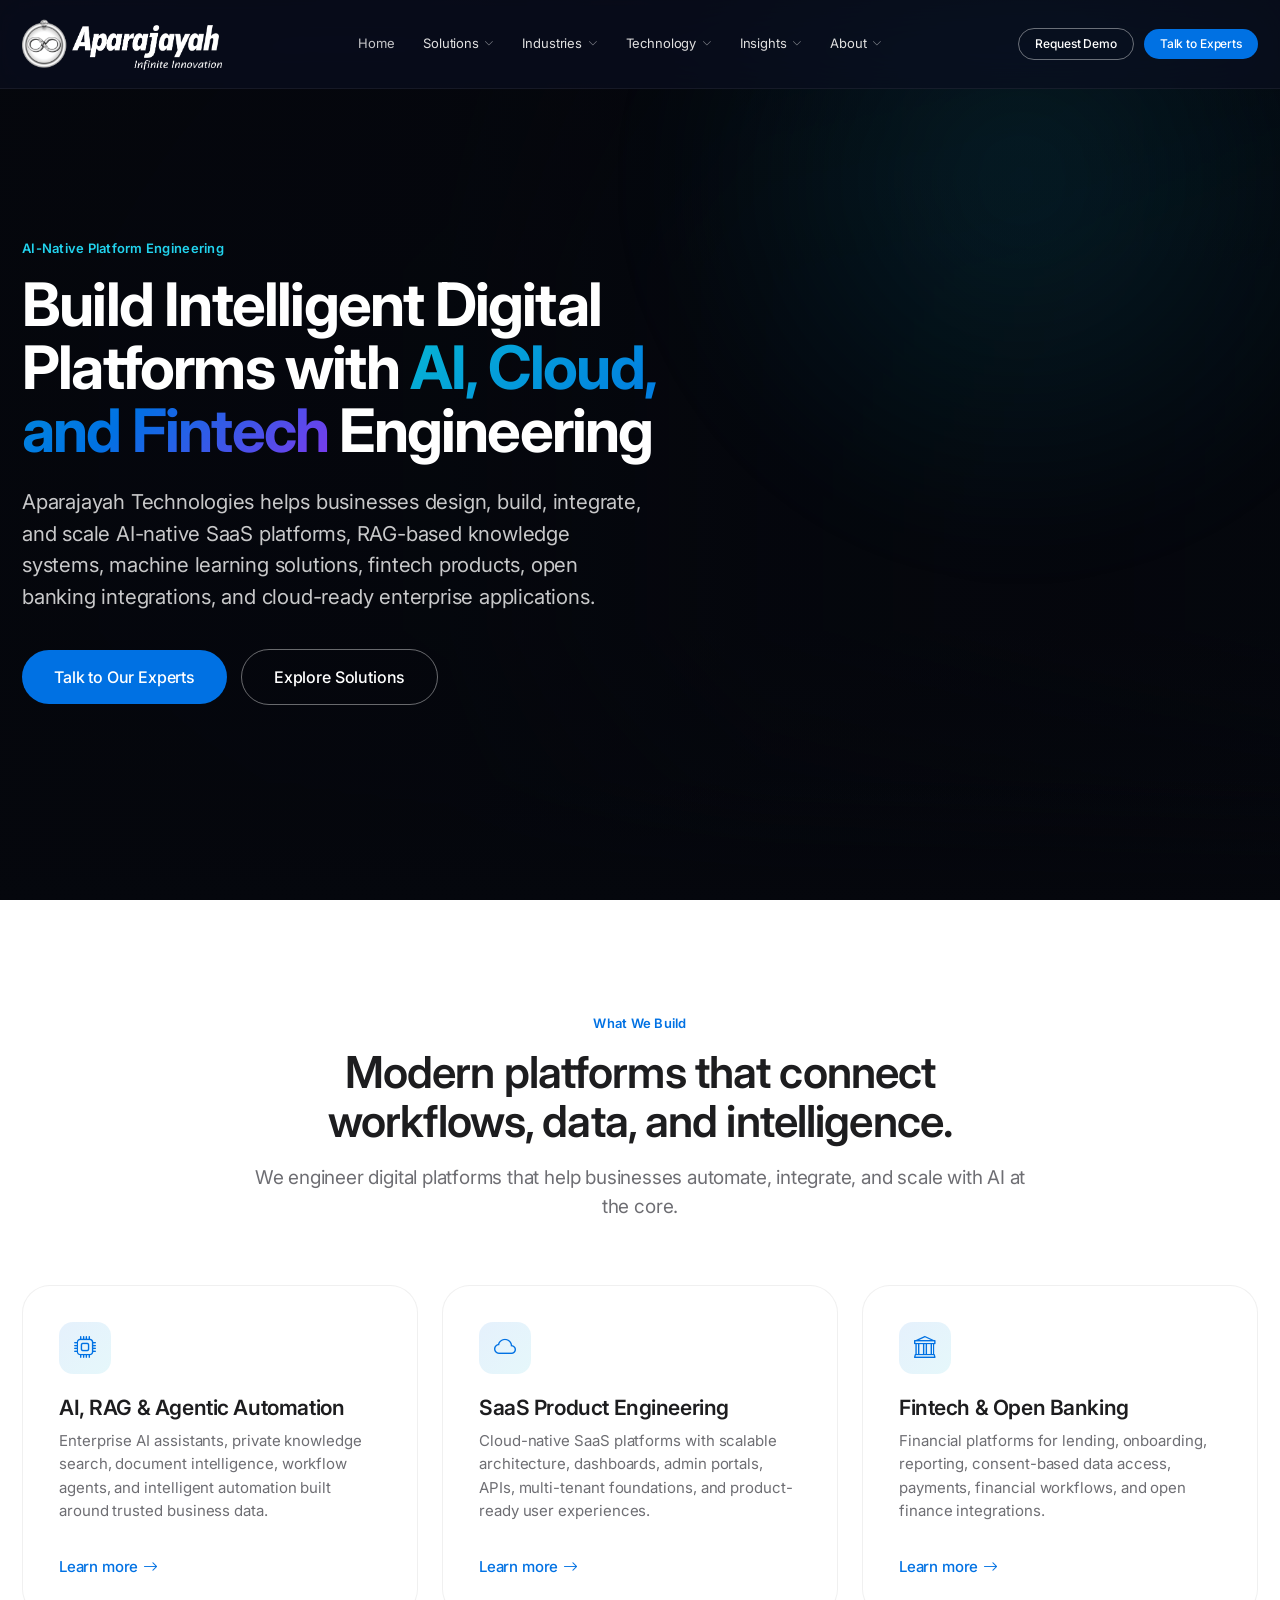
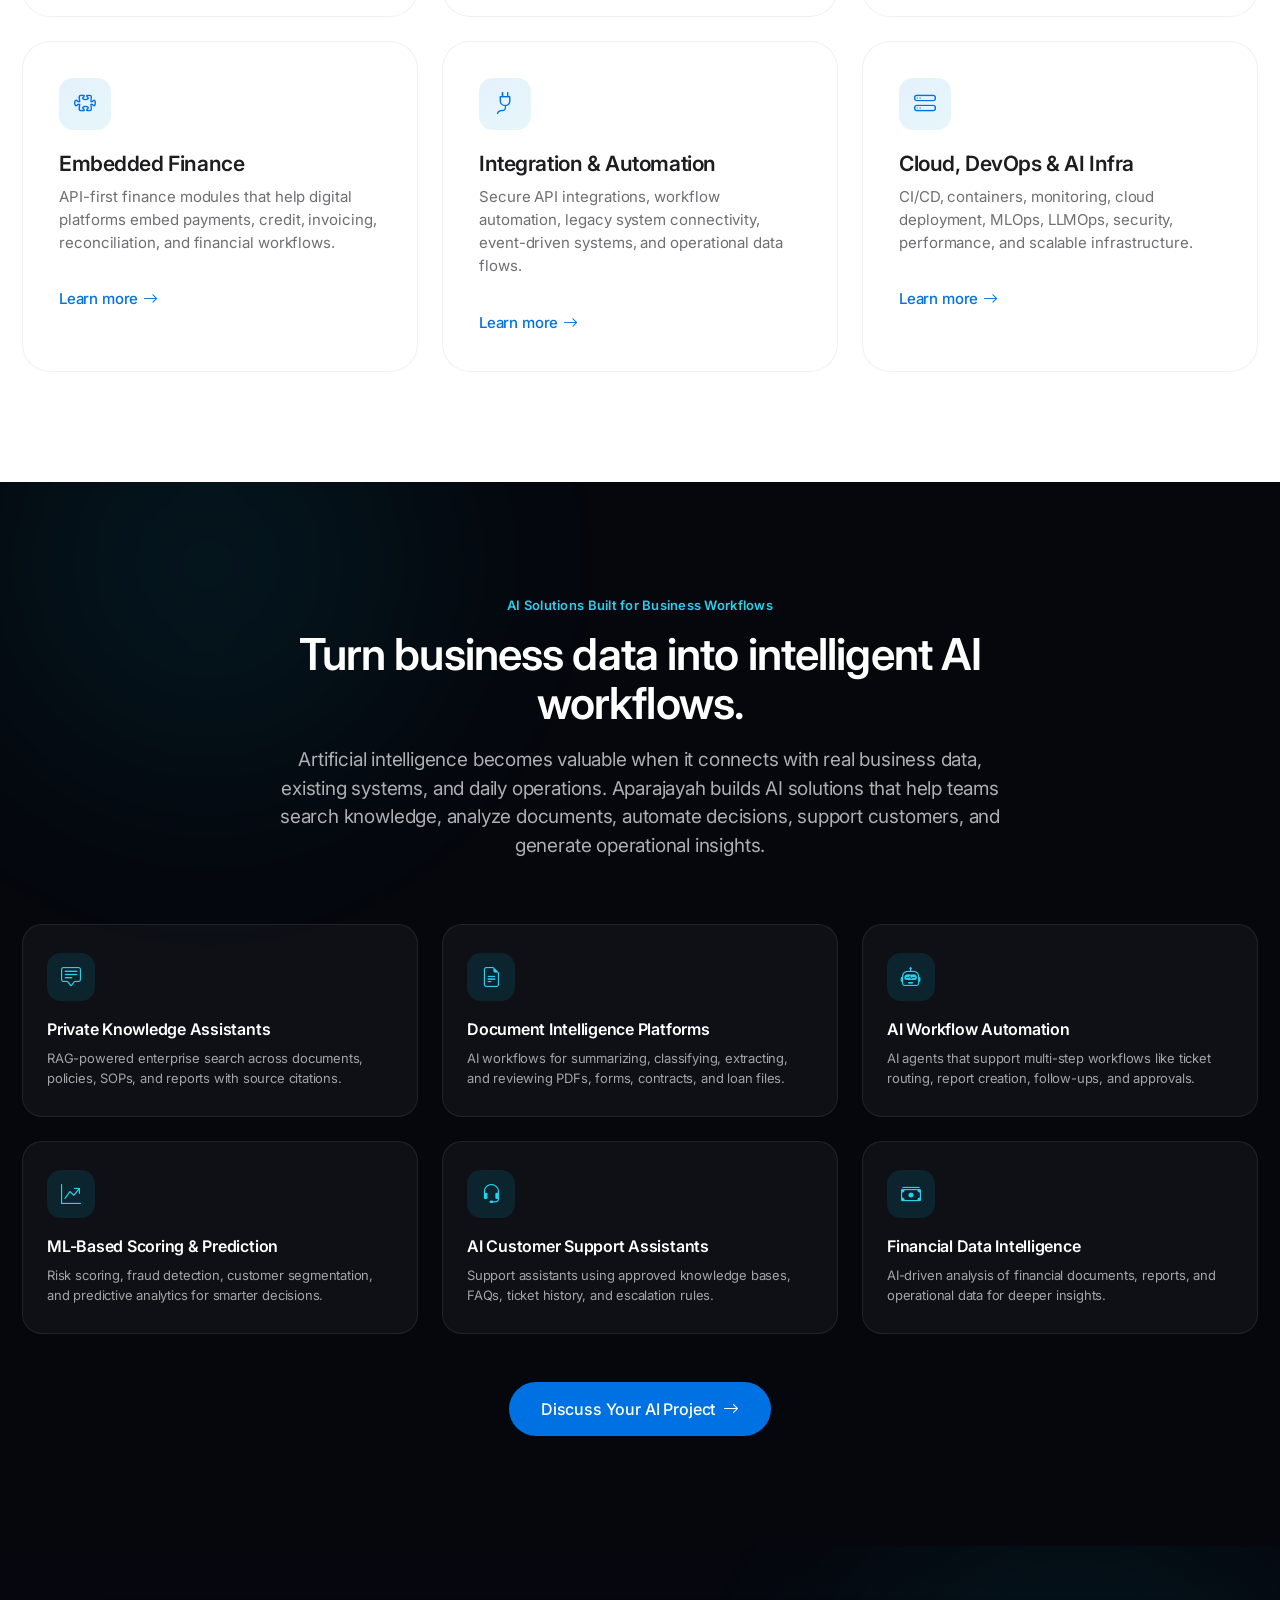
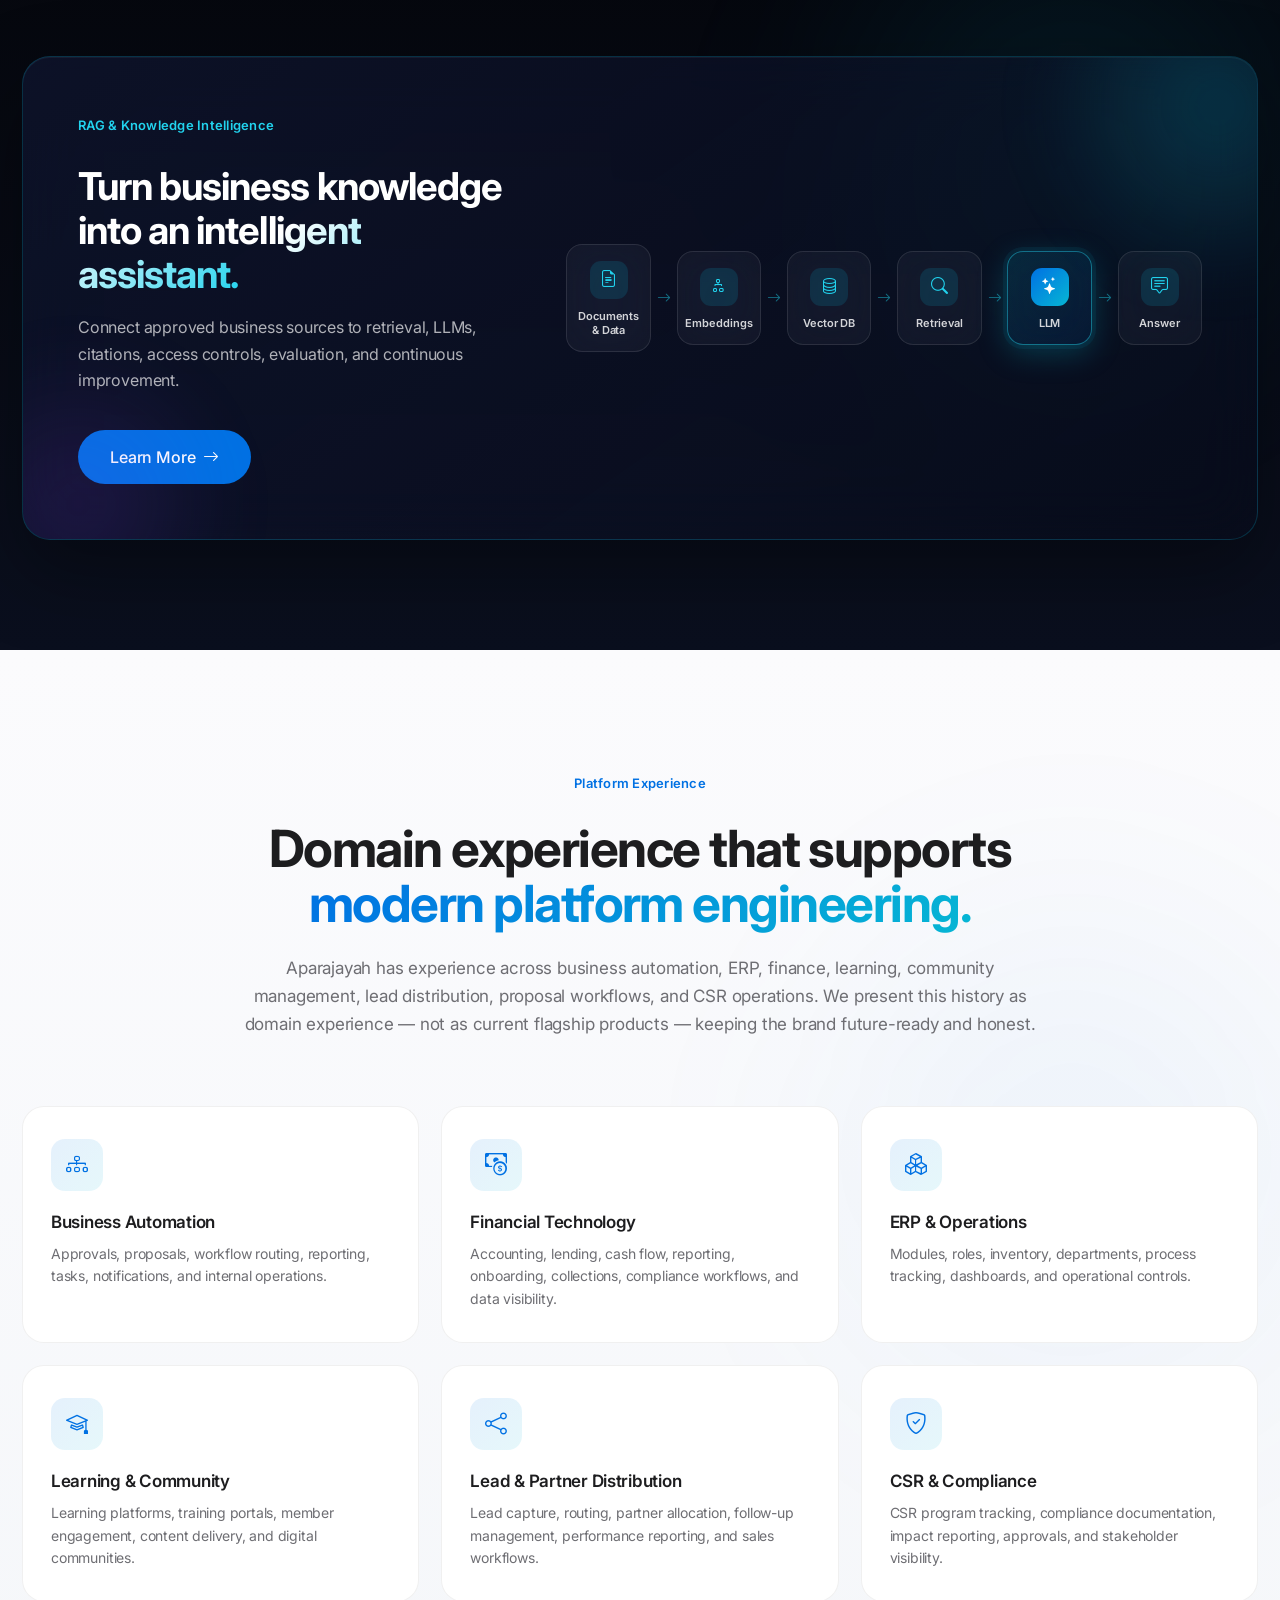
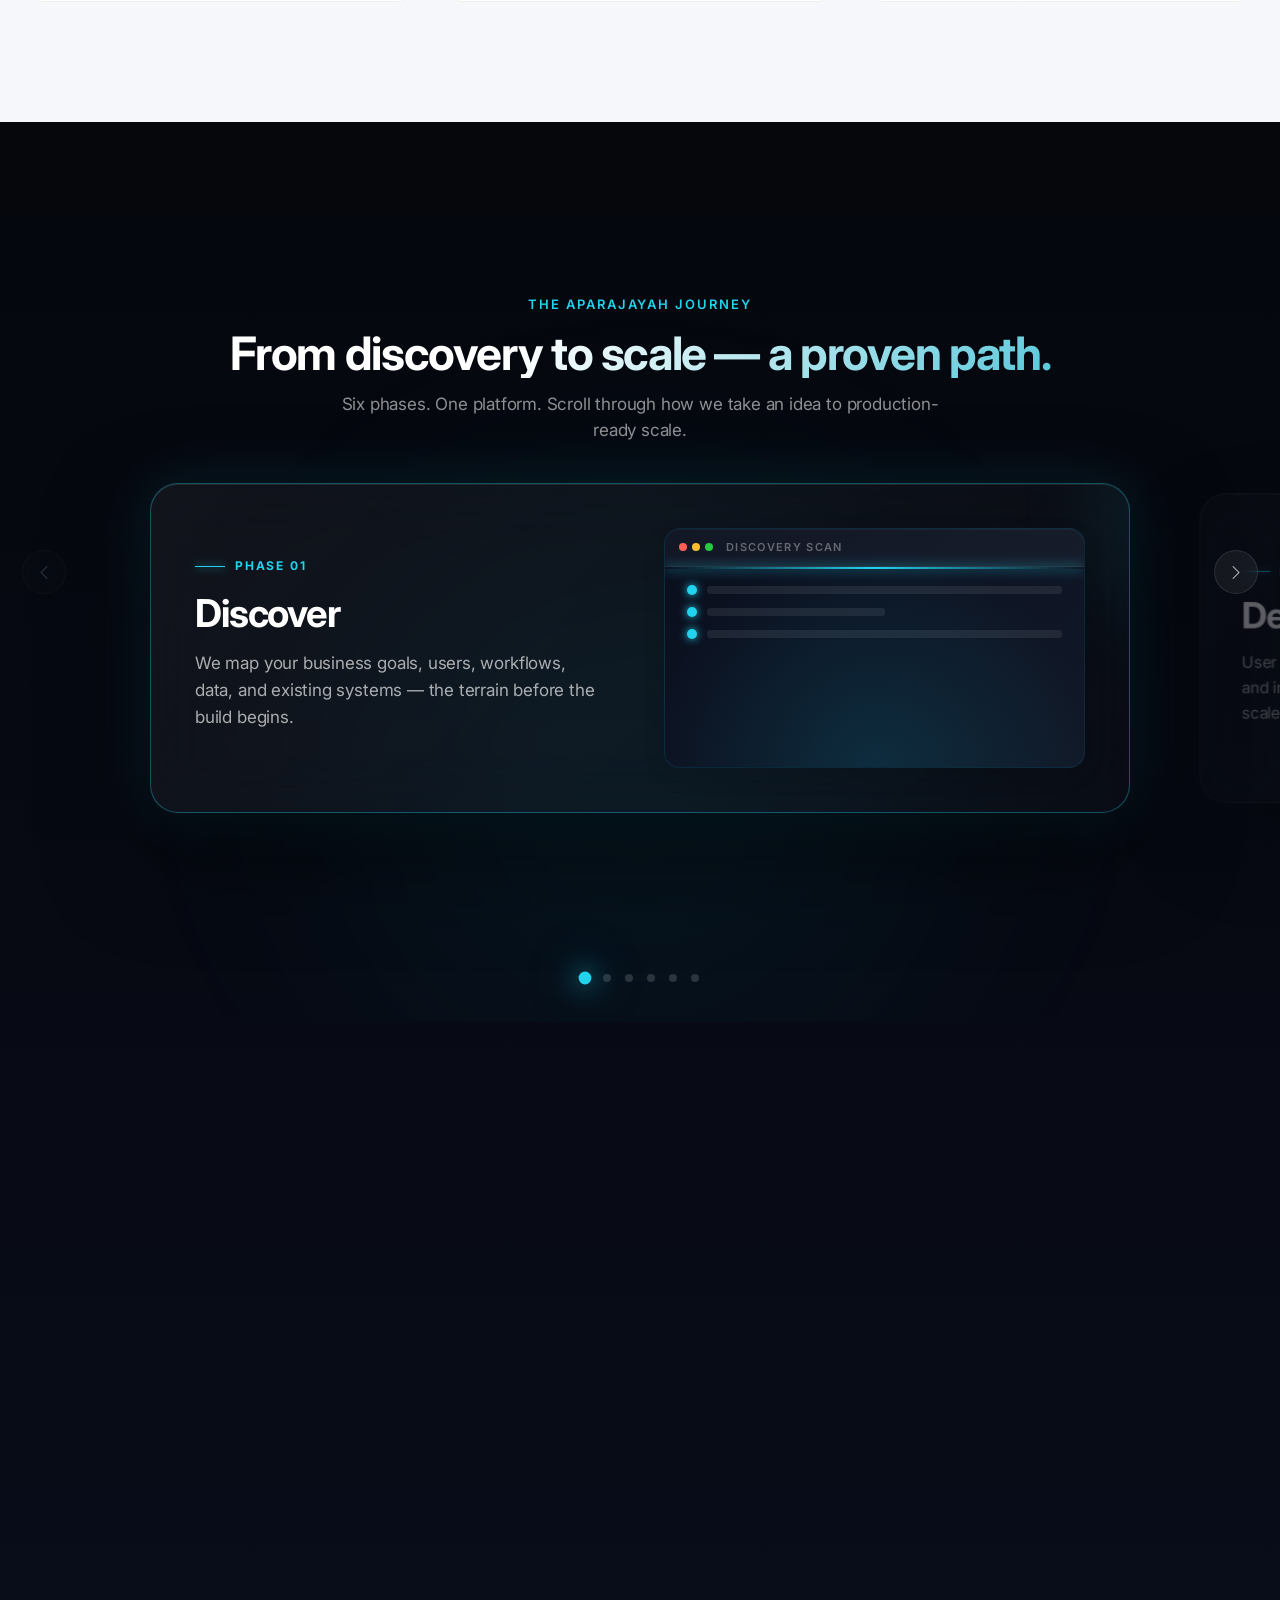
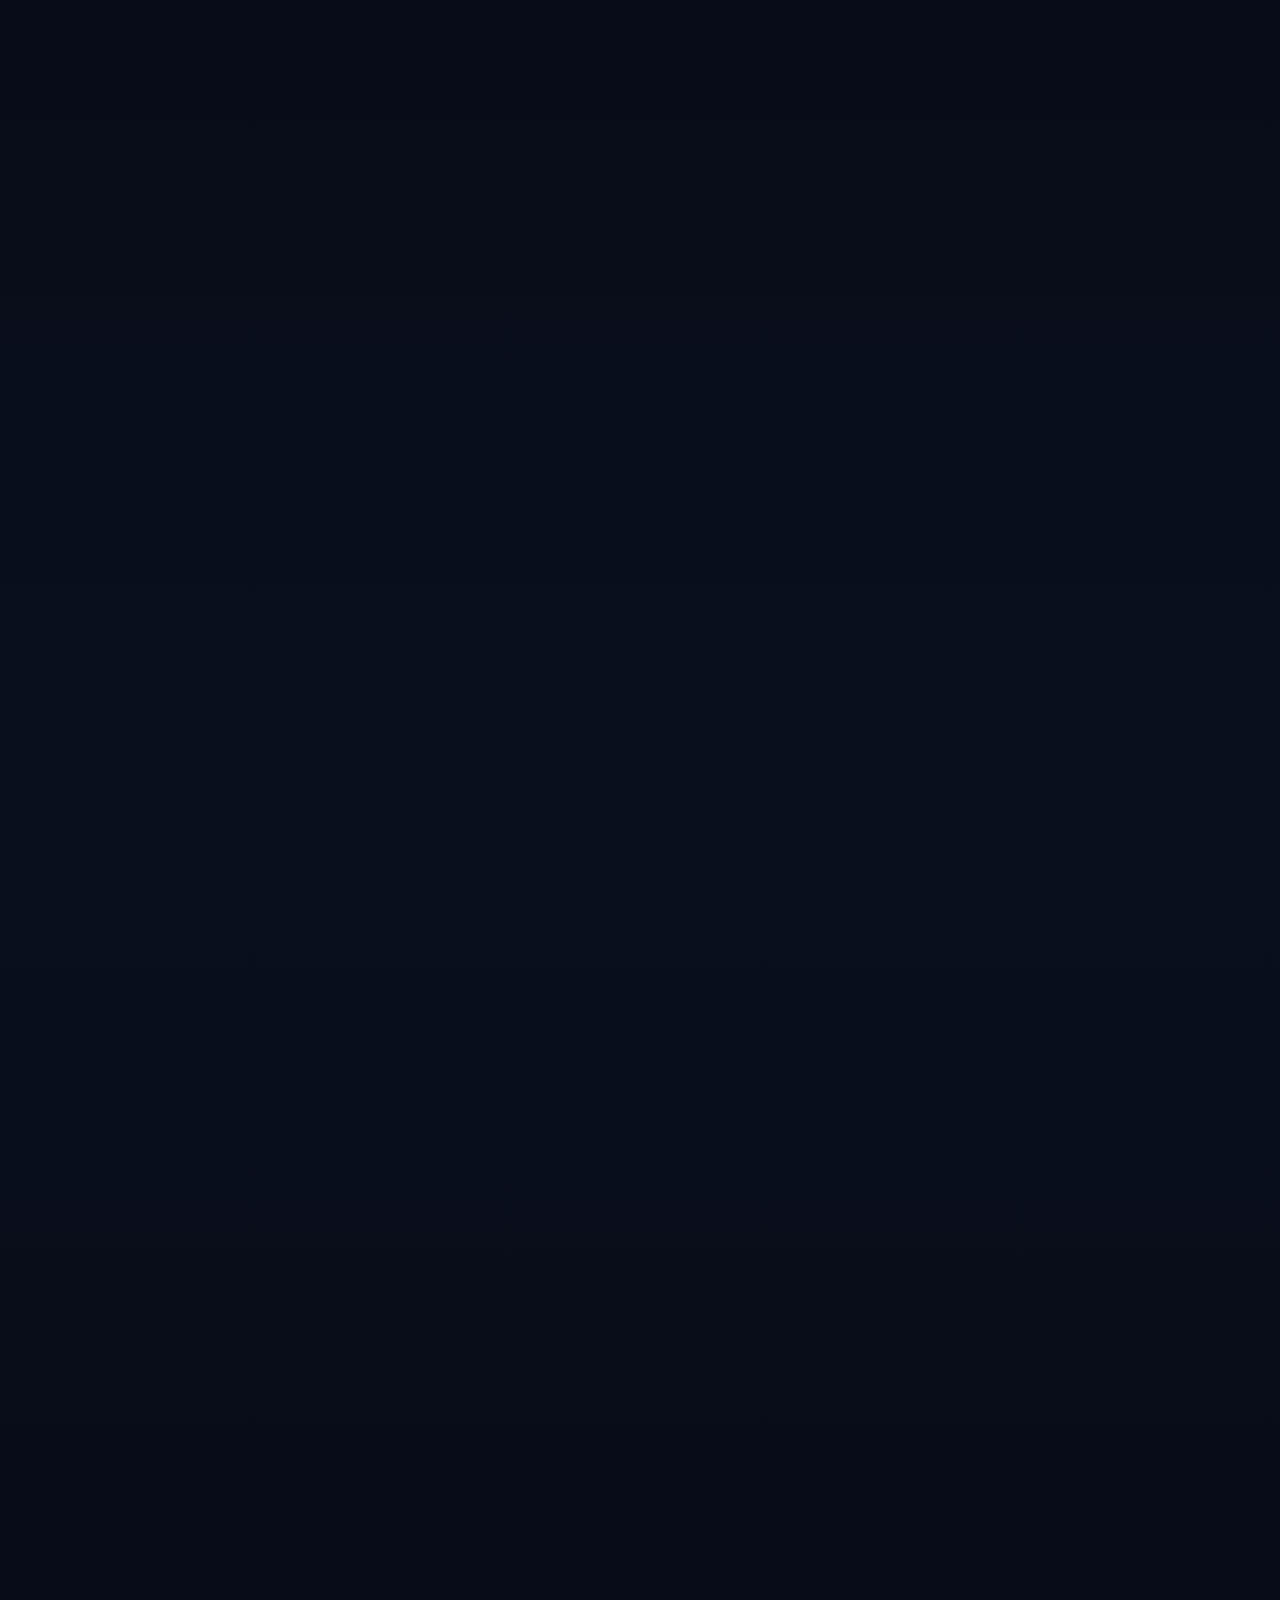
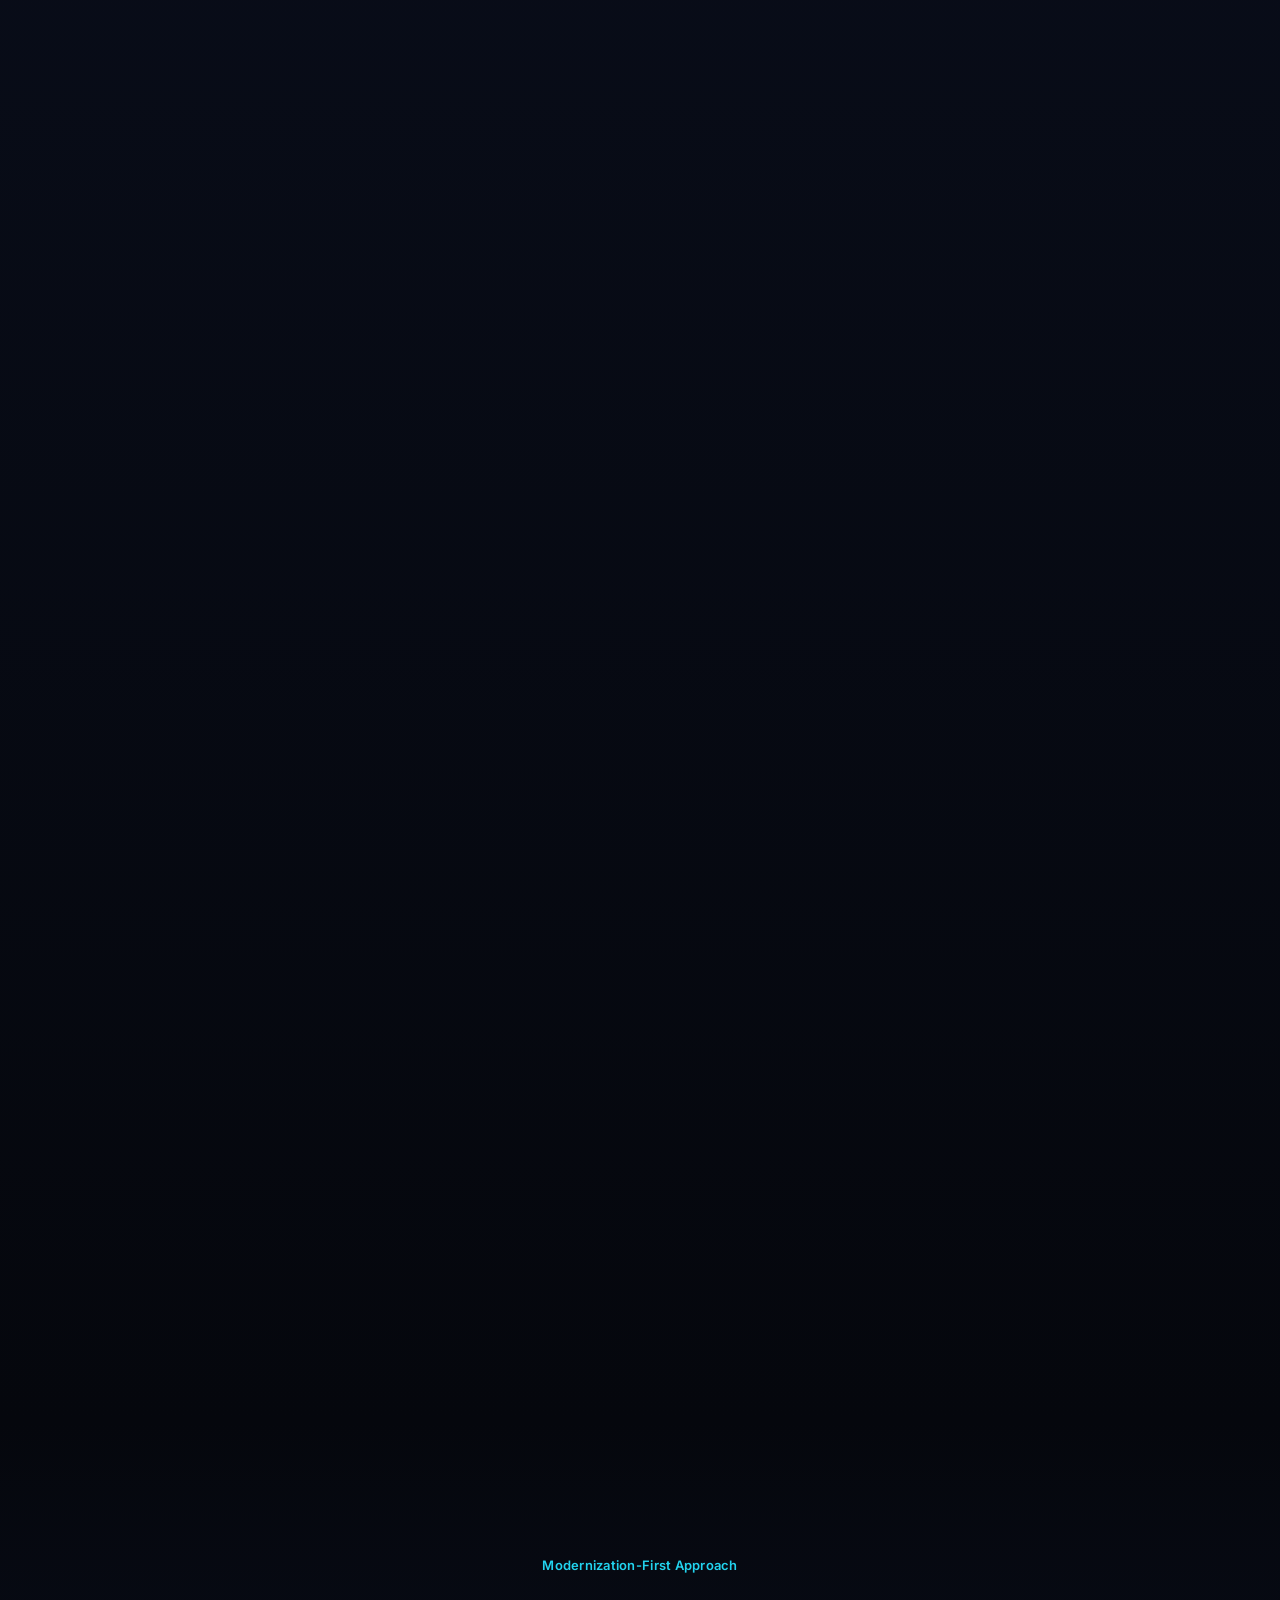
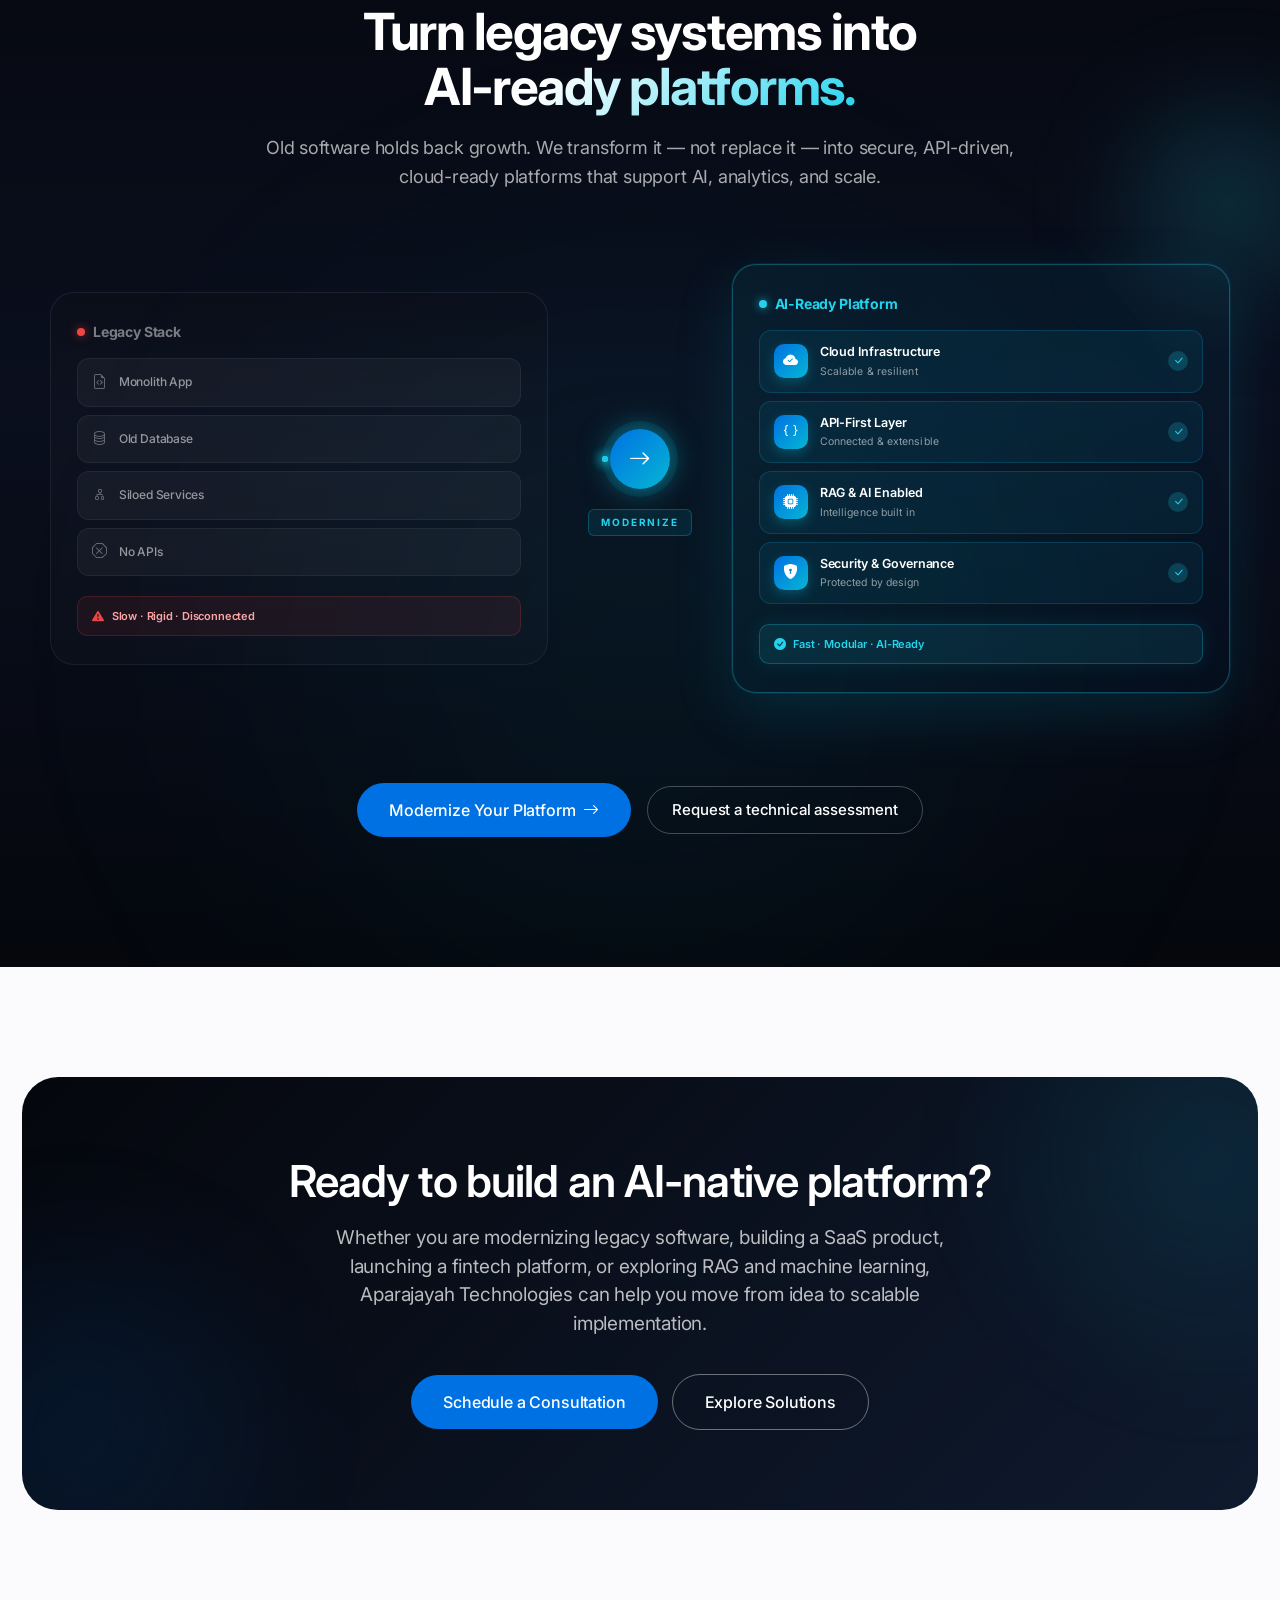
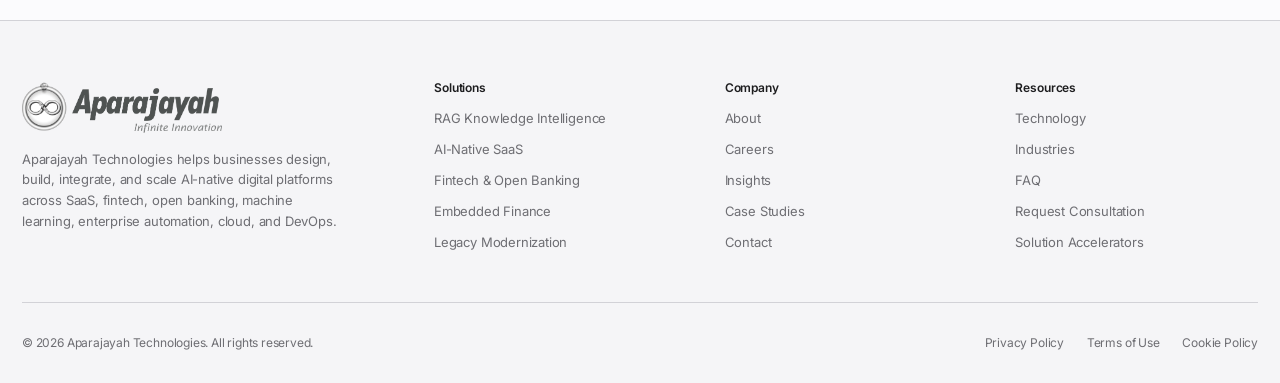
<file: index.html>
<!DOCTYPE html>
<html lang="en">
<head>
<meta charset="UTF-8">
<meta name="viewport" content="width=device-width, initial-scale=1.0">
<title>Aparajayah Technologies — AI-Native Platform Engineering</title>
<meta name="description" content="Aparajayah Technologies builds AI-native SaaS, fintech, open banking, RAG, machine learning, integration, DevOps, and cloud-ready enterprise platforms.">
<link href="https://cdn.jsdelivr.net/npm/bootstrap@5.3.3/dist/css/bootstrap.min.css" rel="stylesheet">
<link href="https://cdn.jsdelivr.net/npm/bootstrap-icons@1.11.3/font/bootstrap-icons.min.css" rel="stylesheet">
<link rel="preconnect" href="https://fonts.googleapis.com">
<link rel="preconnect" href="https://fonts.gstatic.com" crossorigin>
<link href="https://fonts.googleapis.com/css2?family=Inter:opsz,wght@14..32,300;14..32,400;14..32,500;14..32,600;14..32,700;14..32,800&display=swap" rel="stylesheet">
<link rel="stylesheet" href="css/style.css">
</head>
<body>

<!-- ===================== NAVIGATION WITH FULL MEGA MENU SYSTEM ===================== -->
<nav class="nav-aparajayah dark" id="mainNav">
  <div class="container-aparajayah">
    <div class="nav-bar-aparajayah">
      <a href="index.html" class="logo-aparajayah"><img src="images/logo2.png" alt="logo" class="logo-new"/></a>

      <div class="nav-links-aparajayah">
        <a href="index.html" class="nav-link-aparajayah">Home</a>

          <!-- ===== MEGA MENU TRIGGER ===== -->
        <div class="mega-trigger">
         <a href="solutions.html">Solutions</a>  <i class="bi bi-chevron-down"></i>
        </div>

        <!-- ===== APPLE-STYLE WHITE MEGA PANEL ===== -->
        <div class="mega-panel">
          <div class="mega-arrow"></div>

          <!-- COLUMN 1: AI & Intelligence -->
          <div class="mega-col">
            <h6>AI &amp; Intelligence</h6>

            <a href="ai-rag.html" class="mega-card highlight">
              <div class="mega-card-top">
                <div class="mega-card-icon"><i class="bi bi-cpu"></i></div>
                <h5 class="mega-card-title">RAG Knowledge Intelligence Platforms</h5>
                <div class="mega-card-cta-icon"><i class="bi bi-arrow-up-right"></i></div>
              </div>
              <p class="mega-card-desc">Enterprise AI assistants, RAG systems, and intelligent automation.</p>
            </a>

            <a href="ai-rag.html#assistants" class="mega-card">
              <div class="mega-card-top">
                <div class="mega-card-icon"><i class="bi bi-chat-square-text"></i></div>
                <h5 class="mega-card-title">Conversational AI</h5>
                <div class="mega-card-cta-icon"><i class="bi bi-arrow-up-right"></i></div>
              </div>
              <p class="mega-card-desc">Grounded assistants with citations, RBAC, and guardrails.</p>
            </a>

            <a href="ai-rag.html#rag" class="mega-card">
              <div class="mega-card-top">
                <div class="mega-card-icon"><i class="bi bi-database"></i></div>
                <h5 class="mega-card-title">RAG Platforms</h5>
                <div class="mega-card-cta-icon"><i class="bi bi-arrow-up-right"></i></div>
              </div>
              <p class="mega-card-desc">Retrieval-augmented generation for trusted knowledge.</p>
            </a>

            <a href="ai-rag.html#agentic" class="mega-card">
              <div class="mega-card-top">
                <div class="mega-card-icon"><i class="bi bi-robot"></i></div>
                <h5 class="mega-card-title">Agentic Workflows</h5>
                <div class="mega-card-cta-icon"><i class="bi bi-arrow-up-right"></i></div>
              </div>
              <p class="mega-card-desc">Multi-step AI agents with human-in-the-loop approvals.</p>
            </a>

            <a href="ai-rag.html#doc-intel" class="mega-card">
              <div class="mega-card-top">
                <div class="mega-card-icon"><i class="bi bi-file-earmark-text"></i></div>
                <h5 class="mega-card-title">Document Intelligence</h5>
                <div class="mega-card-cta-icon"><i class="bi bi-arrow-up-right"></i></div>
              </div>
              <p class="mega-card-desc">PDF processing, classification, and extraction workflows.</p>
            </a>
          </div>

          <!-- COLUMN 2: Product & Fintech -->
          <div class="mega-col">
            <h6>Product &amp; Fintech</h6>

            <a href="saas.html" class="mega-card highlight">
              <div class="mega-card-top">
                <div class="mega-card-icon"><i class="bi bi-cloud"></i></div>
                <h5 class="mega-card-title">AI-Native SaaS Product Engineering</h5>
                <div class="mega-card-cta-icon"><i class="bi bi-arrow-up-right"></i></div>
              </div>
              <p class="mega-card-desc">Design, build, and scale SaaS with AI-enabled features.</p>
            </a>

            <a href="fintech.html" class="mega-card">
              <div class="mega-card-top">
                <div class="mega-card-icon"><i class="bi bi-bank"></i></div>
                <h5 class="mega-card-title">Fintech &amp; Open Banking Engineering</h5>
                <div class="mega-card-cta-icon"><i class="bi bi-arrow-up-right"></i></div>
              </div>
              <p class="mega-card-desc">Lending, onboarding, payments, and open finance solutions.</p>
            </a>

            <a href="embedded.html" class="mega-card">
              <div class="mega-card-top">
                <div class="mega-card-icon"><i class="bi bi-puzzle"></i></div>
                <h5 class="mega-card-title">Embedded Finance Platforms</h5>
                <div class="mega-card-cta-icon"><i class="bi bi-arrow-up-right"></i></div>
              </div>
              <p class="mega-card-desc">Payments, credit, and financial workflows inside your product.</p>
            </a>

            <a href="integration.html" class="mega-card">
              <div class="mega-card-top">
                <div class="mega-card-icon"><i class="bi bi-plug"></i></div>
                <h5 class="mega-card-title">API Integration &amp; Workflow Automation</h5>
                <div class="mega-card-cta-icon"><i class="bi bi-arrow-up-right"></i></div>
              </div>
              <p class="mega-card-desc">Connect CRMs, ERPs, banking systems, and payment gateways.</p>
            </a>

            <a href="platform.html" class="mega-card">
              <div class="mega-card-top">
                <div class="mega-card-icon"><i class="bi bi-boxes"></i></div>
                <h5 class="mega-card-title">Platform Engineering</h5>
                <div class="mega-card-cta-icon"><i class="bi bi-arrow-up-right"></i></div>
              </div>
              <p class="mega-card-desc">Reusable digital foundations, shared services, and APIs.</p>
            </a>
          </div>

          <!-- COLUMN 3: Cloud, Data & Modernization -->
          <div class="mega-col">
            <h6>Cloud, Data &amp; Modernization</h6>

            <a href="cloud-devops.html" class="mega-card">
              <div class="mega-card-top">
                <div class="mega-card-icon"><i class="bi bi-hdd-stack"></i></div>
                <h5 class="mega-card-title">Cloud, DevOps &amp; AI Infrastructure</h5>
                <div class="mega-card-cta-icon"><i class="bi bi-arrow-up-right"></i></div>
              </div>
              <p class="mega-card-desc">CI/CD, containers, observability, MLOps, and LLMOps.</p>
            </a>

            <a href="data-ml.html" class="mega-card">
              <div class="mega-card-top">
                <div class="mega-card-icon"><i class="bi bi-bar-chart"></i></div>
                <h5 class="mega-card-title">Data Engineering &amp; Machine Learning</h5>
                <div class="mega-card-cta-icon"><i class="bi bi-arrow-up-right"></i></div>
              </div>
              <p class="mega-card-desc">Pipelines, analytics engines, prediction models, and decision intelligence.</p>
            </a>

            <a href="legacy.html" class="mega-card">
              <div class="mega-card-top">
                <div class="mega-card-icon"><i class="bi bi-arrow-repeat"></i></div>
                <h5 class="mega-card-title">Legacy Software Modernization</h5>
                <div class="mega-card-cta-icon"><i class="bi bi-arrow-up-right"></i></div>
              </div>
              <p class="mega-card-desc">Re-engineer outdated apps, create API layers, and prepare for AI.</p>
            </a>

            <a href="implementation.html" class="mega-card">
              <div class="mega-card-top">
                <div class="mega-card-icon"><i class="bi bi-rocket-takeoff"></i></div>
                <h5 class="mega-card-title">Technology Implementation &amp; Delivery</h5>
                <div class="mega-card-cta-icon"><i class="bi bi-arrow-up-right"></i></div>
              </div>
              <p class="mega-card-desc">Implement platforms, migrate systems, train users, and launch.</p>
            </a>

            <a href="accelerators.html" class="mega-card highlight">
              <div class="mega-card-top">
                <div class="mega-card-icon"><i class="bi bi-lightning-charge"></i></div>
                <h5 class="mega-card-title">Solution Accelerators</h5>
                <div class="mega-card-cta-icon"><i class="bi bi-arrow-up-right"></i></div>
              </div>
              <p class="mega-card-desc">Reusable building blocks for faster AI, fintech, and SaaS delivery.</p>
            </a>
          </div>
        </div>
        <!-- /APPLE-STYLE WHITE MEGA PANEL -->
       

        <!-- ============================================================ -->
        <!-- MEGA MENU 2: INDUSTRIES                                       -->
        <!-- ============================================================ -->
        <div class="mega-trigger">
          Industries <i class="bi bi-chevron-down"></i>
        </div>

        <div class="mega-panel two-col">
          <div class="mega-arrow"></div>

          <div class="mega-col">
            <h6>Finance &amp; Banking</h6>
            <a href="industries-fintech.html" class="mega-card highlight">
              <div class="mega-card-top">
                <div class="mega-card-icon"><i class="bi bi-cash-coin"></i></div>
                <h5 class="mega-card-title">Fintech &amp; Lending</h5>
                <div class="mega-card-cta-icon"><i class="bi bi-arrow-up-right"></i></div>
              </div>
              <p class="mega-card-desc">Digital lending, collections, risk intelligence, and analytics.</p>
            </a>
            <a href="industries-banking.html" class="mega-card">
              <div class="mega-card-top">
                <div class="mega-card-icon"><i class="bi bi-bank"></i></div>
                <h5 class="mega-card-title">Banking &amp; Open Finance</h5>
                <div class="mega-card-cta-icon"><i class="bi bi-arrow-up-right"></i></div>
              </div>
              <p class="mega-card-desc">Open banking APIs, account aggregator, consent-based flows.</p>
            </a>
            <a href="industries-enterprise.html" class="mega-card">
              <div class="mega-card-top">
                <div class="mega-card-icon"><i class="bi bi-building"></i></div>
                <h5 class="mega-card-title">Enterprise Operations</h5>
                <div class="mega-card-cta-icon"><i class="bi bi-arrow-up-right"></i></div>
              </div>
              <p class="mega-card-desc">Workflow automation, ERP modernization, and dashboards.</p>
            </a>
            <a href="industries-education.html" class="mega-card">
              <div class="mega-card-top">
                <div class="mega-card-icon"><i class="bi bi-mortarboard"></i></div>
                <h5 class="mega-card-title">Education &amp; Learning</h5>
                <div class="mega-card-cta-icon"><i class="bi bi-arrow-up-right"></i></div>
              </div>
              <p class="mega-card-desc">LMS platforms, AI learning assistants, and training systems.</p>
            </a>
          </div>

          <div class="mega-col">
            <h6>Business &amp; Operations</h6>
            <a href="industries-startups.html" class="mega-card highlight">
              <div class="mega-card-top">
                <div class="mega-card-icon"><i class="bi bi-rocket"></i></div>
                <h5 class="mega-card-title">Startups &amp; SaaS Companies</h5>
                <div class="mega-card-cta-icon"><i class="bi bi-arrow-up-right"></i></div>
              </div>
              <p class="mega-card-desc">MVPs, SaaS architecture, product engineering, and platform scaling.</p>
            </a>
            <a href="industries-csr.html" class="mega-card">
              <div class="mega-card-top">
                <div class="mega-card-icon"><i class="bi bi-shield-check"></i></div>
                <h5 class="mega-card-title">CSR, NGO &amp; Compliance</h5>
                <div class="mega-card-cta-icon"><i class="bi bi-arrow-up-right"></i></div>
              </div>
              <p class="mega-card-desc">Program tracking, reporting, compliance workflows.</p>
            </a>
            <a href="industries-retail.html" class="mega-card">
              <div class="mega-card-top">
                <div class="mega-card-icon"><i class="bi bi-shop"></i></div>
                <h5 class="mega-card-title">Retail, ERP &amp; Operations</h5>
                <div class="mega-card-cta-icon"><i class="bi bi-arrow-up-right"></i></div>
              </div>
              <p class="mega-card-desc">Inventory, order workflows, finance operations, and ERP modules.</p>
            </a>
            <a href="industries.html" class="mega-card highlight">
              <div class="mega-card-top">
                <div class="mega-card-icon"><i class="bi bi-grid"></i></div>
                <h5 class="mega-card-title">View All Industries</h5>
                <div class="mega-card-cta-icon"><i class="bi bi-arrow-up-right"></i></div>
              </div>
              <p class="mega-card-desc">Explore every industry we serve with tailored solutions.</p>
            </a>
          </div>
        </div>

        <a href="industries.html" class="nav-link-aparajayah mobile-only">Industries</a>

        <!-- ============================================================ -->
        <!-- MEGA MENU 3: TECHNOLOGY                                       -->
        <!-- ============================================================ -->
        <div class="mega-trigger">
          Technology <i class="bi bi-chevron-down"></i>
        </div>

        <div class="mega-panel two-col">
          <div class="mega-arrow"></div>

          <div class="mega-col">
            <h6>Architecture &amp; Foundation</h6>
            <a href="technology.html#philosophy" class="mega-card highlight">
              <div class="mega-card-top">
                <div class="mega-card-icon"><i class="bi bi-diagram-3"></i></div>
                <h5 class="mega-card-title">Architecture Philosophy</h5>
                <div class="mega-card-cta-icon"><i class="bi bi-arrow-up-right"></i></div>
              </div>
              <p class="mega-card-desc">API-first, cloud-ready, modular, and secure by design.</p>
            </a>
            <a href="technology.html#ai-layer" class="mega-card">
              <div class="mega-card-top">
                <div class="mega-card-icon"><i class="bi bi-cpu"></i></div>
                <h5 class="mega-card-title">AI &amp; Data Layer</h5>
                <div class="mega-card-cta-icon"><i class="bi bi-arrow-up-right"></i></div>
              </div>
              <p class="mega-card-desc">LLMs, RAG pipelines, vector databases, and ML models.</p>
            </a>
            <a href="technology.html#api-first" class="mega-card">
              <div class="mega-card-top">
                <div class="mega-card-icon"><i class="bi bi-braces"></i></div>
                <h5 class="mega-card-title">API-First Architecture</h5>
                <div class="mega-card-cta-icon"><i class="bi bi-arrow-up-right"></i></div>
              </div>
              <p class="mega-card-desc">REST, GraphQL, webhooks, and integration-ready design.</p>
            </a>
            <a href="technology.html#cloud-devops" class="mega-card">
              <div class="mega-card-top">
                <div class="mega-card-icon"><i class="bi bi-cloud-arrow-up"></i></div>
                <h5 class="mega-card-title">Cloud &amp; DevOps</h5>
                <div class="mega-card-cta-icon"><i class="bi bi-arrow-up-right"></i></div>
              </div>
              <p class="mega-card-desc">AWS, Azure, GCP, containers, CI/CD, and observability.</p>
            </a>
          </div>

          <div class="mega-col">
            <h6>Security &amp; Stack</h6>
            <a href="technology.html#security" class="mega-card">
              <div class="mega-card-top">
                <div class="mega-card-icon"><i class="bi bi-shield-lock"></i></div>
                <h5 class="mega-card-title">Security</h5>
                <div class="mega-card-cta-icon"><i class="bi bi-arrow-up-right"></i></div>
              </div>
              <p class="mega-card-desc">RBAC, audit logs, secrets management, and data protection.</p>
            </a>
            <a href="technology.html#stack" class="mega-card">
              <div class="mega-card-top">
                <div class="mega-card-icon"><i class="bi bi-stack"></i></div>
                <h5 class="mega-card-title">Technology Stack</h5>
                <div class="mega-card-cta-icon"><i class="bi bi-arrow-up-right"></i></div>
              </div>
              <p class="mega-card-desc">Frontend, backend, AI/ML, cloud, and DevOps tooling.</p>
            </a>
            <a href="technology.html" class="mega-card highlight">
              <div class="mega-card-top">
                <div class="mega-card-icon"><i class="bi bi-arrow-up-right-square"></i></div>
                <h5 class="mega-card-title">View Full Technology Page</h5>
                <div class="mega-card-cta-icon"><i class="bi bi-arrow-up-right"></i></div>
              </div>
              <p class="mega-card-desc">Explore our complete engineering approach in depth.</p>
            </a>
          </div>
        </div>

        <a href="technology.html" class="nav-link-aparajayah mobile-only">Technology</a>

        <!-- ============================================================ -->
        <!-- MEGA MENU 4: INSIGHTS                                         -->
        <!-- ============================================================ -->
        <div class="mega-trigger">
          Insights <i class="bi bi-chevron-down"></i>
        </div>

        <div class="mega-panel two-col">
          <div class="mega-arrow"></div>

          <div class="mega-col">
            <h6>Topics</h6>
            <a href="insights.html#ai-rag" class="mega-card highlight">
              <div class="mega-card-top">
                <div class="mega-card-icon"><i class="bi bi-cpu"></i></div>
                <h5 class="mega-card-title">AI &amp; RAG</h5>
                <div class="mega-card-cta-icon"><i class="bi bi-arrow-up-right"></i></div>
              </div>
              <p class="mega-card-desc">RAG architecture, AI agents, and enterprise AI adoption.</p>
            </a>
            <a href="insights.html#fintech" class="mega-card">
              <div class="mega-card-top">
                <div class="mega-card-icon"><i class="bi bi-bank"></i></div>
                <h5 class="mega-card-title">Fintech</h5>
                <div class="mega-card-cta-icon"><i class="bi bi-arrow-up-right"></i></div>
              </div>
              <p class="mega-card-desc">Digital lending, open banking, and embedded finance insights.</p>
            </a>
            <a href="insights.html#saas" class="mega-card">
              <div class="mega-card-top">
                <div class="mega-card-icon"><i class="bi bi-cloud"></i></div>
                <h5 class="mega-card-title">SaaS</h5>
                <div class="mega-card-cta-icon"><i class="bi bi-arrow-up-right"></i></div>
              </div>
              <p class="mega-card-desc">SaaS architecture, MVP planning, and product scaling.</p>
            </a>
          </div>

          <div class="mega-col">
            <h6>More Topics</h6>
            <a href="insights.html#cloud" class="mega-card">
              <div class="mega-card-top">
                <div class="mega-card-icon"><i class="bi bi-hdd-stack"></i></div>
                <h5 class="mega-card-title">Cloud &amp; DevOps</h5>
                <div class="mega-card-cta-icon"><i class="bi bi-arrow-up-right"></i></div>
              </div>
              <p class="mega-card-desc">CI/CD, infrastructure, monitoring, and LLMOps articles.</p>
            </a>
            <a href="insights.html#modernization" class="mega-card">
              <div class="mega-card-top">
                <div class="mega-card-icon"><i class="bi bi-arrow-repeat"></i></div>
                <h5 class="mega-card-title">Modernization</h5>
                <div class="mega-card-cta-icon"><i class="bi bi-arrow-up-right"></i></div>
              </div>
              <p class="mega-card-desc">Legacy upgrades, API layers, and AI-ready transformation.</p>
            </a>
            <a href="insights.html" class="mega-card highlight">
              <div class="mega-card-top">
                <div class="mega-card-icon"><i class="bi bi-journal-text"></i></div>
                <h5 class="mega-card-title">All Insights</h5>
                <div class="mega-card-cta-icon"><i class="bi bi-arrow-up-right"></i></div>
              </div>
              <p class="mega-card-desc">Browse all articles, resources, and technical deep-dives.</p>
            </a>
          </div>
        </div>

        <a href="insights.html" class="nav-link-aparajayah mobile-only">Insights</a>

        <!-- ============================================================ -->
        <!-- MEGA MENU 5: ABOUT                                            -->
        <!-- ============================================================ -->
        <div class="mega-trigger">
          About <i class="bi bi-chevron-down"></i>
        </div>

        <div class="mega-panel two-col">
          <div class="mega-arrow"></div>

          <div class="mega-col">
            <h6>Company</h6>
            <a href="about.html" class="mega-card highlight">
              <div class="mega-card-top">
                <div class="mega-card-icon"><i class="bi bi-info-circle"></i></div>
                <h5 class="mega-card-title">Who We Are</h5>
                <div class="mega-card-cta-icon"><i class="bi bi-arrow-up-right"></i></div>
              </div>
              <p class="mega-card-desc">Our story, mission, vision, and what makes us different.</p>
            </a>
            <a href="about.html#mission" class="mega-card">
              <div class="mega-card-top">
                <div class="mega-card-icon"><i class="bi bi-bullseye"></i></div>
                <h5 class="mega-card-title">Mission</h5>
                <div class="mega-card-cta-icon"><i class="bi bi-arrow-up-right"></i></div>
              </div>
              <p class="mega-card-desc">Build reliable, scalable, intelligent digital platforms.</p>
            </a>
            <a href="about.html#vision" class="mega-card">
              <div class="mega-card-top">
                <div class="mega-card-icon"><i class="bi bi-eye"></i></div>
                <h5 class="mega-card-title">Vision</h5>
                <div class="mega-card-cta-icon"><i class="bi bi-arrow-up-right"></i></div>
              </div>
              <p class="mega-card-desc">Trusted AI-native platform engineering partner.</p>
            </a>
            <a href="about.html#values" class="mega-card">
              <div class="mega-card-top">
                <div class="mega-card-icon"><i class="bi bi-heart"></i></div>
                <h5 class="mega-card-title">Values</h5>
                <div class="mega-card-cta-icon"><i class="bi bi-arrow-up-right"></i></div>
              </div>
              <p class="mega-card-desc">Clarity, practical innovation, and long-term thinking.</p>
            </a>
          </div>

          <div class="mega-col">
            <h6>Careers &amp; Contact</h6>
            <a href="careers.html" class="mega-card highlight">
              <div class="mega-card-top">
                <div class="mega-card-icon"><i class="bi bi-people"></i></div>
                <h5 class="mega-card-title">Careers</h5>
                <div class="mega-card-cta-icon"><i class="bi bi-arrow-up-right"></i></div>
              </div>
              <p class="mega-card-desc">Join our team and build the future of AI-native platforms.</p>
            </a>
            <a href="case-studies.html" class="mega-card">
              <div class="mega-card-top">
                <div class="mega-card-icon"><i class="bi bi-briefcase"></i></div>
                <h5 class="mega-card-title">Case Studies</h5>
                <div class="mega-card-cta-icon"><i class="bi bi-arrow-up-right"></i></div>
              </div>
              <p class="mega-card-desc">Real platform challenges and practical technology solutions.</p>
            </a>
            <a href="contact.html" class="mega-card">
              <div class="mega-card-top">
                <div class="mega-card-icon"><i class="bi bi-envelope"></i></div>
                <h5 class="mega-card-title">Contact Us</h5>
                <div class="mega-card-cta-icon"><i class="bi bi-arrow-up-right"></i></div>
              </div>
              <p class="mega-card-desc">Start a conversation about your next digital platform.</p>
            </a>
            <a href="faq.html" class="mega-card">
              <div class="mega-card-top">
                <div class="mega-card-icon"><i class="bi bi-question-circle"></i></div>
                <h5 class="mega-card-title">FAQ</h5>
                <div class="mega-card-cta-icon"><i class="bi bi-arrow-up-right"></i></div>
              </div>
              <p class="mega-card-desc">Answers about our services, delivery, and approach.</p>
            </a>
          </div>
        </div>

        <a href="about.html" class="nav-link-aparajayah mobile-only">About</a>
      </div>

      <div class="nav-cta-aparajayah">
        <a href="contact.html" class="btn-aparajayah btn-aparajayah-outline">Request Demo</a>
        <a href="contact.html" class="btn-aparajayah btn-aparajayah-primary">Talk to Experts</a>
        <button class="mobile-toggle-aparajayah" id="mobileToggle" aria-label="Toggle menu"><i class="bi bi-list"></i></button>
      </div>

      
    </div>
  </div>
</nav>

<!-- Mobile nav -->
<div class="mobile-nav-aparajayah" id="mobileNav">
  <a href="index.html">Home</a>
  <a href="solutions.html">Solutions</a>
  <a href="industries.html">Industries</a>
  <a href="technology.html">Technology</a>
  <a href="insights.html">Insights</a>
  <a href="about.html">About</a>
  <a href="contact.html">Contact</a>
</div>

<main>

  <!-- ===================== HERO ===================== -->
  <section class="hero-aparajayah">
    <video class="hero-bg-video" autoplay loop muted playsinline>
      <source src="images/banner.mp4" type="video/mp4">
    </video>

    <div class="container-aparajayah col-lg-12">
      <div class="hero-content-wrap col-lg-8">
        <div class="hero-content-aparajayah">
          <span class="eyebrow">AI-Native Platform Engineering</span>
          <h1 class="display-1">
            Build Intelligent Digital Platforms with
            <span class="gradient-text">AI, Cloud, and Fintech</span> Engineering
          </h1>
          <p>
            Aparajayah Technologies helps businesses design, build, integrate, and scale
            AI-native SaaS platforms, RAG-based knowledge systems, machine learning solutions,
            fintech products, open banking integrations, and cloud-ready enterprise applications.
          </p>
          <div class="hero-ctas-aparajayah">
            <a href="contact.html" class="btn-aparajayah btn-aparajayah-primary btn-aparajayah-lg">Talk to Our Experts</a>
            <a href="solutions.html" class="btn-aparajayah btn-aparajayah-outline btn-aparajayah-lg">Explore Solutions</a>
          </div>
        </div>
      </div>
      <div class="col-lg-4"></div>
    </div>

    <div class="hero-bottom-fade"></div>
  </section>


  <!-- ===================== WHAT WE BUILD ===================== -->
  <section class="section-aparajayah section-white">
    <div class="container-aparajayah">
      <div class="section-header-aparajayah center reveal-aparajayah">
        <span class="eyebrow">What We Build</span>
        <h2 class="display-3">Modern platforms that connect workflows, data, and intelligence.</h2>
        <p>We engineer digital platforms that help businesses automate, integrate, and scale with AI at the core.</p>
      </div>
      <div class="row g-4">
        <div class="col-md-6 col-lg-4">
          <div class="card-aparajayah reveal-aparajayah">
            <div class="card-icon-aparajayah"><i class="bi bi-cpu"></i></div>
            <h3>AI, RAG &amp; Agentic Automation</h3>
            <p>Enterprise AI assistants, private knowledge search, document intelligence, workflow agents, and intelligent automation built around trusted business data.</p>
            <a href="rag-knowledge-intelligence.html" class="card-link-aparajayah">Learn more <i class="bi bi-arrow-right"></i></a>
          </div>
        </div>
        <div class="col-md-6 col-lg-4">
          <div class="card-aparajayah reveal-aparajayah">
            <div class="card-icon-aparajayah"><i class="bi bi-cloud"></i></div>
            <h3>SaaS Product Engineering</h3>
            <p>Cloud-native SaaS platforms with scalable architecture, dashboards, admin portals, APIs, multi-tenant foundations, and product-ready user experiences.</p>
            <a href="ai-native-saas.html" class="card-link-aparajayah">Learn more <i class="bi bi-arrow-right"></i></a>
          </div>
        </div>
        <div class="col-md-6 col-lg-4">
          <div class="card-aparajayah reveal-aparajayah">
            <div class="card-icon-aparajayah"><i class="bi bi-bank"></i></div>
            <h3>Fintech &amp; Open Banking</h3>
            <p>Financial platforms for lending, onboarding, reporting, consent-based data access, payments, financial workflows, and open finance integrations.</p>
            <a href="fintech-open-banking.html" class="card-link-aparajayah">Learn more <i class="bi bi-arrow-right"></i></a>
          </div>
        </div>
        <div class="col-md-6 col-lg-4">
          <div class="card-aparajayah reveal-aparajayah">
            <div class="card-icon-aparajayah"><i class="bi bi-puzzle"></i></div>
            <h3>Embedded Finance</h3>
            <p>API-first finance modules that help digital platforms embed payments, credit, invoicing, reconciliation, and financial workflows.</p>
            <a href="embedded-finance.html" class="card-link-aparajayah">Learn more <i class="bi bi-arrow-right"></i></a>
          </div>
        </div>
        <div class="col-md-6 col-lg-4">
          <div class="card-aparajayah reveal-aparajayah">
            <div class="card-icon-aparajayah"><i class="bi bi-plug"></i></div>
            <h3>Integration &amp; Automation</h3>
            <p>Secure API integrations, workflow automation, legacy system connectivity, event-driven systems, and operational data flows.</p>
            <a href="api-integration.html" class="card-link-aparajayah">Learn more <i class="bi bi-arrow-right"></i></a>
          </div>
        </div>
        <div class="col-md-6 col-lg-4">
          <div class="card-aparajayah reveal-aparajayah">
            <div class="card-icon-aparajayah"><i class="bi bi-hdd-stack"></i></div>
            <h3>Cloud, DevOps &amp; AI Infra</h3>
            <p>CI/CD, containers, monitoring, cloud deployment, MLOps, LLMOps, security, performance, and scalable infrastructure.</p>
            <a href="cloud-devops-ai-infra.html" class="card-link-aparajayah">Learn more <i class="bi bi-arrow-right"></i></a>
          </div>
        </div>
      </div>
    </div>
  </section>


  <!-- ===================== AI SOLUTIONS BUILT FOR BUSINESS WORKFLOWS ===================== -->
  <section class="ai-solutions">
    <div class="container-aparajayah">
      <div class="section-header-aparajayah center reveal-aparajayah">
        <span class="eyebrow">AI Solutions Built for Business Workflows</span>
        <h2 class="display-3">Turn business data into intelligent AI workflows.</h2>
        <p class="lead-aparajayah" style="margin: 0 auto;">Artificial intelligence becomes valuable when it connects with real business data, existing systems, and daily operations. Aparajayah builds AI solutions that help teams search knowledge, analyze documents, automate decisions, support customers, and generate operational insights.</p>
      </div>

      <div class="row g-4">
        <div class="col-md-6 col-lg-4 reveal-aparajayah">
          <div class="ai-card">
            <div class="ai-icon"><i class="bi bi-chat-square-text"></i></div>
            <h3>Private Knowledge Assistants</h3>
            <p>RAG-powered enterprise search across documents, policies, SOPs, and reports with source citations.</p>
          </div>
        </div>
        <div class="col-md-6 col-lg-4 reveal-aparajayah reveal-delay-1">
          <div class="ai-card">
            <div class="ai-icon"><i class="bi bi-file-earmark-text"></i></div>
            <h3>Document Intelligence Platforms</h3>
            <p>AI workflows for summarizing, classifying, extracting, and reviewing PDFs, forms, contracts, and loan files.</p>
          </div>
        </div>
        <div class="col-md-6 col-lg-4 reveal-aparajayah reveal-delay-2">
          <div class="ai-card">
            <div class="ai-icon"><i class="bi bi-robot"></i></div>
            <h3>AI Workflow Automation</h3>
            <p>AI agents that support multi-step workflows like ticket routing, report creation, follow-ups, and approvals.</p>
          </div>
        </div>
        <div class="col-md-6 col-lg-4 reveal-aparajayah">
          <div class="ai-card">
            <div class="ai-icon"><i class="bi bi-graph-up-arrow"></i></div>
            <h3>ML-Based Scoring &amp; Prediction</h3>
            <p>Risk scoring, fraud detection, customer segmentation, and predictive analytics for smarter decisions.</p>
          </div>
        </div>
        <div class="col-md-6 col-lg-4 reveal-aparajayah reveal-delay-1">
          <div class="ai-card">
            <div class="ai-icon"><i class="bi bi-headset"></i></div>
            <h3>AI Customer Support Assistants</h3>
            <p>Support assistants using approved knowledge bases, FAQs, ticket history, and escalation rules.</p>
          </div>
        </div>
        <div class="col-md-6 col-lg-4 reveal-aparajayah reveal-delay-2">
          <div class="ai-card">
            <div class="ai-icon"><i class="bi bi-cash-stack"></i></div>
            <h3>Financial Data Intelligence</h3>
            <p>AI-driven analysis of financial documents, reports, and operational data for deeper insights.</p>
          </div>
        </div>
      </div>

      <div class="text-center" style="margin-top: 48px;">
        <a href="contact.html" class="btn-aparajayah btn-aparajayah-primary btn-aparajayah-lg">Discuss Your AI Project <i class="bi bi-arrow-right"></i></a>
      </div>
    </div>
  </section>

    <!-- ===================== RAG & KNOWLEDGE INTELLIGENCE ===================== -->
<section class="rag-intel-section">
  <div class="container-aparajayah">
    <div class="rag-intel-panel reveal-aparajayah">

      <div class="row align-items-center g-5">

        <!-- LEFT: Copy -->
        <div class="col-lg-5">
          <span class="eyebrow eyebrow-cyan">RAG &amp; Knowledge Intelligence</span>
          <h2 class="rag-intel-title">
            Turn business knowledge into an
            <span class="rag-intel-accent">intelligent assistant.</span>
          </h2>
          <p class="rag-intel-desc">
            Connect approved business sources to retrieval, LLMs, citations, access controls, evaluation, and continuous improvement.
          </p>
          <a href="rag-knowledge-intelligence.html" class="btn-aparajayah btn-aparajayah-primary btn-aparajayah-lg" style="margin-top: 12px;">
            Learn More <i class="bi bi-arrow-right"></i>
          </a>
        </div>

        <!-- RIGHT: RAG Flow -->
        <div class="col-lg-7">
          <div class="rag-flow">

            <div class="rag-step">
              <div class="rag-step-icon"><i class="bi bi-file-earmark-text"></i></div>
              <span class="rag-step-label">Documents<br>&amp; Data</span>
            </div>

            <i class="bi bi-arrow-right rag-flow-arrow"></i>

            <div class="rag-step">
              <div class="rag-step-icon"><i class="bi bi-diagram-2"></i></div>
              <span class="rag-step-label">Embeddings</span>
            </div>

            <i class="bi bi-arrow-right rag-flow-arrow"></i>

            <div class="rag-step">
              <div class="rag-step-icon"><i class="bi bi-database"></i></div>
              <span class="rag-step-label">Vector DB</span>
            </div>

            <i class="bi bi-arrow-right rag-flow-arrow"></i>

            <div class="rag-step">
              <div class="rag-step-icon"><i class="bi bi-search"></i></div>
              <span class="rag-step-label">Retrieval</span>
            </div>

            <i class="bi bi-arrow-right rag-flow-arrow"></i>

            <div class="rag-step rag-step-highlight">
              <div class="rag-step-icon"><i class="bi bi-stars"></i></div>
              <span class="rag-step-label">LLM</span>
            </div>

            <i class="bi bi-arrow-right rag-flow-arrow"></i>

            <div class="rag-step">
              <div class="rag-step-icon"><i class="bi bi-chat-square-text"></i></div>
              <span class="rag-step-label">Answer</span>
            </div>

          </div>
        </div>

      </div>

    </div>
  </div>
</section>



<!-- ===================== PLATFORM EXPERIENCE — LIGHT ===================== -->
<section class="platform-light">
  <div class="container-aparajayah">

    <!-- Header -->
    <div class="platform-light-header reveal-aparajayah">
      <span class="eyebrow">Platform Experience</span>
      <h2 class="platform-light-title">
        Domain experience that supports<br>
        <span class="platform-light-accent">modern platform engineering.</span>
      </h2>
      <p class="platform-light-subtitle">
        Aparajayah has experience across business automation, ERP, finance, learning, community management, lead distribution, proposal workflows, and CSR operations. We present this history as domain experience — not as current flagship products — keeping the brand future-ready and honest.
      </p>
    </div>

    <!-- Experience Grid -->
    <div class="platform-light-grid reveal-aparajayah">

      <div class="platform-light-card">
        <div class="platform-light-icon"><i class="bi bi-diagram-3"></i></div>
        <h3>Business Automation</h3>
        <p>Approvals, proposals, workflow routing, reporting, tasks, notifications, and internal operations.</p>
      </div>

      <div class="platform-light-card">
        <div class="platform-light-icon"><i class="bi bi-cash-coin"></i></div>
        <h3>Financial Technology</h3>
        <p>Accounting, lending, cash flow, reporting, onboarding, collections, compliance workflows, and data visibility.</p>
      </div>

      <div class="platform-light-card">
        <div class="platform-light-icon"><i class="bi bi-boxes"></i></div>
        <h3>ERP &amp; Operations</h3>
        <p>Modules, roles, inventory, departments, process tracking, dashboards, and operational controls.</p>
      </div>

      <div class="platform-light-card">
        <div class="platform-light-icon"><i class="bi bi-mortarboard"></i></div>
        <h3>Learning &amp; Community</h3>
        <p>Learning platforms, training portals, member engagement, content delivery, and digital communities.</p>
      </div>

      <div class="platform-light-card">
        <div class="platform-light-icon"><i class="bi bi-share"></i></div>
        <h3>Lead &amp; Partner Distribution</h3>
        <p>Lead capture, routing, partner allocation, follow-up management, performance reporting, and sales workflows.</p>
      </div>

      <div class="platform-light-card">
        <div class="platform-light-icon"><i class="bi bi-shield-check"></i></div>
        <h3>CSR &amp; Compliance</h3>
        <p>CSR program tracking, compliance documentation, impact reporting, approvals, and stakeholder visibility.</p>
      </div>

    </div>

  </div>
</section>


  <!-- ===================== APARAJAYAH JOURNEY (HORIZONTAL SCROLL) ===================== -->
  <section class="ajourney" id="ajourney">
    <div class="ajourney-track" id="ajourneyTrack">
      <div class="ajourney-sticky">

        <div class="ajourney-header">
          <span class="eyebrow eyebrow-cyan">The Aparajayah Journey</span>
          <h2>From discovery to scale — a proven path.</h2>
          <p>Six phases. One platform. Scroll through how we take an idea to production-ready scale.</p>
        </div>

        <div class="ajourney-rail" id="ajourneyRail">

          <!-- PHASE 01 -->
          <div class="ajourney-card active" data-index="0">
            <div class="ajourney-card-text">
              <span class="ajourney-card-num">Phase 01</span>
              <h3>Discover</h3>
              <p>We map your business goals, users, workflows, data, and existing systems — the terrain before the build begins.</p>
            </div>
            <div class="ajourney-card-mock">
              <div class="process-mock mock-discover">
                <div class="process-mock-bar">
                  <span class="process-mock-dot"></span><span class="process-mock-dot"></span><span class="process-mock-dot"></span>
                  <span class="process-mock-title">Discovery Scan</span>
                </div>
                <div class="process-mock-body">
                  <div class="scan-line"></div>
                  <div class="discover-row"><span class="pulse-dot"></span><span class="line-bar long"></span></div>
                  <div class="discover-row"><span class="pulse-dot"></span><span class="line-bar short"></span></div>
                  <div class="discover-row"><span class="pulse-dot"></span><span class="line-bar"></span></div>
                </div>
              </div>
            </div>
          </div>

          <!-- PHASE 02 -->
          <div class="ajourney-card" data-index="1">
            <div class="ajourney-card-text">
              <span class="ajourney-card-num">Phase 02</span>
              <h3>Design</h3>
              <p>User journeys, architecture, AI flows, dashboards, and integration maps — designed for clarity and scale.</p>
            </div>
            <div class="ajourney-card-mock">
              <div class="process-mock mock-design">
                <div class="process-mock-bar">
                  <span class="process-mock-dot"></span><span class="process-mock-dot"></span><span class="process-mock-dot"></span>
                  <span class="process-mock-title">Wireframe Canvas</span>
                </div>
                <div class="process-mock-body">
                  <div class="design-grid">
                    <div class="design-col"><div class="design-box"></div></div>
                    <div class="design-col">
                      <div class="design-bar wide"></div>
                      <div class="design-bar mid"></div>
                      <div class="design-bar short"></div>
                    </div>
                  </div>
                </div>
              </div>
            </div>
          </div>

          <!-- PHASE 03 -->
          <div class="ajourney-card" data-index="2">
            <div class="ajourney-card-text">
              <span class="ajourney-card-num">Phase 03</span>
              <h3>Develop</h3>
              <p>Secure, maintainable, scalable applications built with agile delivery and clean engineering practices.</p>
            </div>
            <div class="ajourney-card-mock">
              <div class="process-mock mock-develop">
                <div class="process-mock-bar">
                  <span class="process-mock-dot"></span><span class="process-mock-dot"></span><span class="process-mock-dot"></span>
                  <span class="process-mock-title">app.tsx</span>
                </div>
                <div class="process-mock-body">
                  <div class="code-line"></div>
                  <div class="code-line"></div>
                  <div class="code-line"></div>
                  <div class="code-line"></div>
                  <span class="cursor-blink"></span>
                </div>
              </div>
            </div>
          </div>

          <!-- PHASE 04 -->
          <div class="ajourney-card" data-index="3">
            <div class="ajourney-card-text">
              <span class="ajourney-card-num">Phase 04</span>
              <h3>Integrate</h3>
              <p>APIs, data sources, third-party systems, cloud services, and AI pipelines — connected and synchronized.</p>
            </div>
            <div class="ajourney-card-mock">
              <div class="process-mock mock-integrate">
                <div class="process-mock-bar">
                  <span class="process-mock-dot"></span><span class="process-mock-dot"></span><span class="process-mock-dot"></span>
                  <span class="process-mock-title">Integration Mesh</span>
                </div>
                <div class="process-mock-body">
                  <div class="line l1"></div>
                  <div class="line l2"></div>
                  <div class="line l3"></div>
                  <div class="line l4"></div>
                  <div class="node center"></div>
                  <div class="node n1"></div>
                  <div class="node n2"></div>
                  <div class="node n3"></div>
                  <div class="node n4"></div>
                </div>
              </div>
            </div>
          </div>

          <!-- PHASE 05 -->
          <div class="ajourney-card" data-index="4">
            <div class="ajourney-card-text">
              <span class="ajourney-card-num">Phase 05</span>
              <h3>Deploy</h3>
              <p>CI/CD, testing, monitoring, security checks, and performance readiness — shipped with confidence.</p>
            </div>
            <div class="ajourney-card-mock">
              <div class="process-mock mock-deploy">
                <div class="process-mock-bar">
                  <span class="process-mock-dot"></span><span class="process-mock-dot"></span><span class="process-mock-dot"></span>
                  <span class="process-mock-title">CI / CD Pipeline</span>
                </div>
                <div class="process-mock-body">
                  <div class="deploy-bars">
                    <div class="bar-row"><span class="bar-label">Build</span><div class="bar-track"><div class="bar-fill f1"></div></div></div>
                    <div class="bar-row"><span class="bar-label">Test</span><div class="bar-track"><div class="bar-fill f2"></div></div></div>
                    <div class="bar-row"><span class="bar-label">Ship</span><div class="bar-track"><div class="bar-fill f3"></div></div></div>
                  </div>
                </div>
              </div>
            </div>
          </div>

          <!-- PHASE 06 -->
          <div class="ajourney-card" data-index="5">
            <div class="ajourney-card-text">
              <span class="ajourney-card-num">Phase 06</span>
              <h3>Support &amp; Scale</h3>
              <p>Continuous improvement, automation, and scaling — the platform grows as your business grows.</p>
            </div>
            <div class="ajourney-card-mock">
              <div class="process-mock mock-scale">
                <div class="process-mock-bar">
                  <span class="process-mock-dot"></span><span class="process-mock-dot"></span><span class="process-mock-dot"></span>
                  <span class="process-mock-title">Growth Metrics</span>
                </div>
                <div class="process-mock-body">
                  <div class="mock-scale">
                    <div class="col"></div><div class="col"></div><div class="col"></div>
                    <div class="col"></div><div class="col"></div><div class="col"></div>
                  </div>
                </div>
              </div>
            </div>
          </div>

        </div>

        <!-- Side arrows -->
        <button class="ajourney-arrow prev" id="ajourneyPrev" aria-label="Previous phase"><i class="bi bi-chevron-left"></i></button>
        <button class="ajourney-arrow next" id="ajourneyNext" aria-label="Next phase"><i class="bi bi-chevron-right"></i></button>

        <!-- Progress indicators -->
        <div class="ajourney-progress">
          <div class="ajourney-progress-dots" id="ajourneyDots">
            <span class="ajourney-dot active" data-index="0"></span>
            <span class="ajourney-dot" data-index="1"></span>
            <span class="ajourney-dot" data-index="2"></span>
            <span class="ajourney-dot" data-index="3"></span>
            <span class="ajourney-dot" data-index="4"></span>
            <span class="ajourney-dot" data-index="5"></span>
          </div>
        </div>

      </div>
    </div>
  </section>

<!-- ===================== MODERNIZATION-FIRST — DARK (REDESIGNED) ===================== -->
<section class="migrate-section">
  <div class="container-aparajayah">

    <!-- Header -->
    <div class="migrate-header reveal-aparajayah">
      <span class="eyebrow eyebrow-cyan">Modernization-First Approach</span>
      <h2 class="migrate-title">
        Turn legacy systems into<br>
        <span class="migrate-title-accent">AI-ready platforms.</span>
      </h2>
      <p class="migrate-subtitle">
        Old software holds back growth. We transform it — not replace it — into secure, API-driven, cloud-ready platforms that support AI, analytics, and scale.
      </p>
    </div>

    <!-- ===== HERO TRANSFORMATION VISUAL ===== -->
    <div class="migrate-hero reveal-aparajayah">

      <!-- LEFT: Legacy stack (stacked, cluttered) -->
      <div class="migrate-hero-side migrate-hero-left">
        <div class="migrate-side-tag">
          <span class="migrate-pulse-dot migrate-pulse-red"></span>
          Legacy Stack
        </div>
        <div class="migrate-stack migrate-stack-legacy">
          <div class="migrate-layer migrate-layer-1">
            <i class="bi bi-file-earmark-code"></i>
            <span>Monolith App</span>
          </div>
          <div class="migrate-layer migrate-layer-2">
            <i class="bi bi-database"></i>
            <span>Old Database</span>
          </div>
          <div class="migrate-layer migrate-layer-3">
            <i class="bi bi-diagram-2"></i>
            <span>Siloed Services</span>
          </div>
          <div class="migrate-layer migrate-layer-4">
            <i class="bi bi-x-octagon"></i>
            <span>No APIs</span>
          </div>
        </div>
        <div class="migrate-issue-tag">
          <i class="bi bi-exclamation-triangle-fill"></i>
          Slow · Rigid · Disconnected
        </div>
      </div>

      <!-- CENTER: Transformation beam -->
      <div class="migrate-hero-center">
        <div class="migrate-beam">
          <div class="migrate-beam-track">
            <div class="migrate-beam-orb migrate-beam-orb-1"></div>
            <div class="migrate-beam-orb migrate-beam-orb-2"></div>
            <div class="migrate-beam-orb migrate-beam-orb-3"></div>
          </div>
          <div class="migrate-beam-core">
            <i class="bi bi-arrow-right"></i>
          </div>
        </div>
        <div class="migrate-beam-label">Modernize</div>
      </div>

      <!-- RIGHT: Modern platform (unified, glowing) -->
      <div class="migrate-hero-side migrate-hero-right">
        <div class="migrate-side-tag">
          <span class="migrate-pulse-dot migrate-pulse-green"></span>
          AI-Ready Platform
        </div>
        <div class="migrate-stack migrate-stack-modern">
          <div class="migrate-modern-layer">
            <div class="migrate-modern-icon"><i class="bi bi-cloud-check-fill"></i></div>
            <div class="migrate-modern-text">
              <strong>Cloud Infrastructure</strong>
              <span>Scalable &amp; resilient</span>
            </div>
            <div class="migrate-modern-check"><i class="bi bi-check-lg"></i></div>
          </div>
          <div class="migrate-modern-layer">
            <div class="migrate-modern-icon"><i class="bi bi-braces"></i></div>
            <div class="migrate-modern-text">
              <strong>API-First Layer</strong>
              <span>Connected &amp; extensible</span>
            </div>
            <div class="migrate-modern-check"><i class="bi bi-check-lg"></i></div>
          </div>
          <div class="migrate-modern-layer">
            <div class="migrate-modern-icon"><i class="bi bi-cpu-fill"></i></div>
            <div class="migrate-modern-text">
              <strong>RAG &amp; AI Enabled</strong>
              <span>Intelligence built in</span>
            </div>
            <div class="migrate-modern-check"><i class="bi bi-check-lg"></i></div>
          </div>
          <div class="migrate-modern-layer">
            <div class="migrate-modern-icon"><i class="bi bi-shield-lock-fill"></i></div>
            <div class="migrate-modern-text">
              <strong>Security &amp; Governance</strong>
              <span>Protected by design</span>
            </div>
            <div class="migrate-modern-check"><i class="bi bi-check-lg"></i></div>
          </div>
        </div>
        <div class="migrate-win-tag">
          <i class="bi bi-check-circle-fill"></i>
          Fast · Modular · AI-Ready
        </div>
      </div>

    </div>


    <!-- ===== CTA ===== -->
    <div class="migrate-cta reveal-aparajayah">
      <a href="contact.html" class="btn-aparajayah btn-aparajayah-primary btn-aparajayah-lg">
        Modernize Your Platform <i class="bi bi-arrow-right"></i>
      </a>
      <a href="contact.html" class="btn-aparajayah btn-aparajayah-outline">
        Request a technical assessment
      </a>
    </div>

  </div>
</section>

  <!-- ===================== CTA BANNER ===================== -->
  <section class="section-aparajayah">
    <div class="container-aparajayah">
      <div class="cta-banner-aparajayah reveal-aparajayah">
        <h2 class="display-3">Ready to build an AI-native platform?</h2>
        <p>Whether you are modernizing legacy software, building a SaaS product, launching a fintech platform, or exploring RAG and machine learning, Aparajayah Technologies can help you move from idea to scalable implementation.</p>
        <div class="hero-ctas-aparajayah">
          <a href="contact.html" class="btn-aparajayah btn-aparajayah-primary btn-aparajayah-lg">Schedule a Consultation</a>
          <a href="solutions.html" class="btn-aparajayah btn-aparajayah-outline btn-aparajayah-lg">Explore Solutions</a>
        </div>
      </div>
    </div>
  </section>

</main>

<!-- ===================== FOOTER ===================== -->
<footer class="footer-aparajayah">
  <div class="container-aparajayah">
    <div class="footer-grid-aparajayah">
      <div class="footer-brand-aparajayah">
        <a href="index.html" class="logo-aparajayah"><img src="images/logo1.png" alt="Aparajayah" class="logo-new"/></a>
        <p>Aparajayah Technologies helps businesses design, build, integrate, and scale AI-native digital platforms across SaaS, fintech, open banking, machine learning, enterprise automation, cloud, and DevOps.</p>
      </div>
      <div class="footer-col-aparajayah">
        <h5>Solutions</h5>
        <a href="rag-knowledge-intelligence.html">RAG Knowledge Intelligence</a>
        <a href="ai-native-saas.html">AI-Native SaaS</a>
        <a href="fintech-open-banking.html">Fintech &amp; Open Banking</a>
        <a href="embedded-finance.html">Embedded Finance</a>
        <a href="legacy-modernization.html">Legacy Modernization</a>
      </div>
      <div class="footer-col-aparajayah">
        <h5>Company</h5>
        <a href="about.html">About</a>
        <a href="about.html#careers">Careers</a>
        <a href="insights.html">Insights</a>
        <a href="about.html#case-studies">Case Studies</a>
        <a href="contact.html">Contact</a>
      </div>
      <div class="footer-col-aparajayah">
        <h5>Resources</h5>
        <a href="technology.html">Technology</a>
        <a href="industries.html">Industries</a>
        <a href="about.html#faq">FAQ</a>
        <a href="contact.html">Request Consultation</a>
        <a href="solution-accelerators.html">Solution Accelerators</a>
      </div>
    </div>
    <div class="footer-bottom-aparajayah">
      <span>© 2026 Aparajayah Technologies. All rights reserved.</span>
      <div>
        <a href="about.html#legal">Privacy Policy</a>
        <a href="about.html#legal">Terms of Use</a>
        <a href="about.html#legal">Cookie Policy</a>
      </div>
    </div>
  </div>
</footer>

<script src="https://cdn.jsdelivr.net/npm/bootstrap@5.3.3/dist/js/bootstrap.bundle.min.js"></script>
<script src="js/main.js"></script>

<script>
  document.addEventListener('DOMContentLoaded', function() {
    // Reveal on scroll
    if ('IntersectionObserver' in window) {
      var observer = new IntersectionObserver(function(entries) {
        entries.forEach(function(entry) {
          if (entry.isIntersecting) {
            entry.target.classList.add('visible');
            observer.unobserve(entry.target);
          }
        });
      }, { threshold: 0.12, rootMargin: '0px 0px -40px 0px' });
      document.querySelectorAll('.reveal-aparajayah').forEach(function(el) { observer.observe(el); });
    } else {
      document.querySelectorAll('.reveal-aparajayah').forEach(function(el) { el.classList.add('visible'); });
    }

    // Mobile nav toggle
    var toggle = document.getElementById('mobileToggle');
    var mobileNav = document.getElementById('mobileNav');
    if (toggle && mobileNav) {
      toggle.addEventListener('click', function() {
        var isOpen = mobileNav.style.display === 'block';
        mobileNav.style.display = isOpen ? 'none' : 'block';
      });
    }
  });
</script>
</body>
</html>
</file>
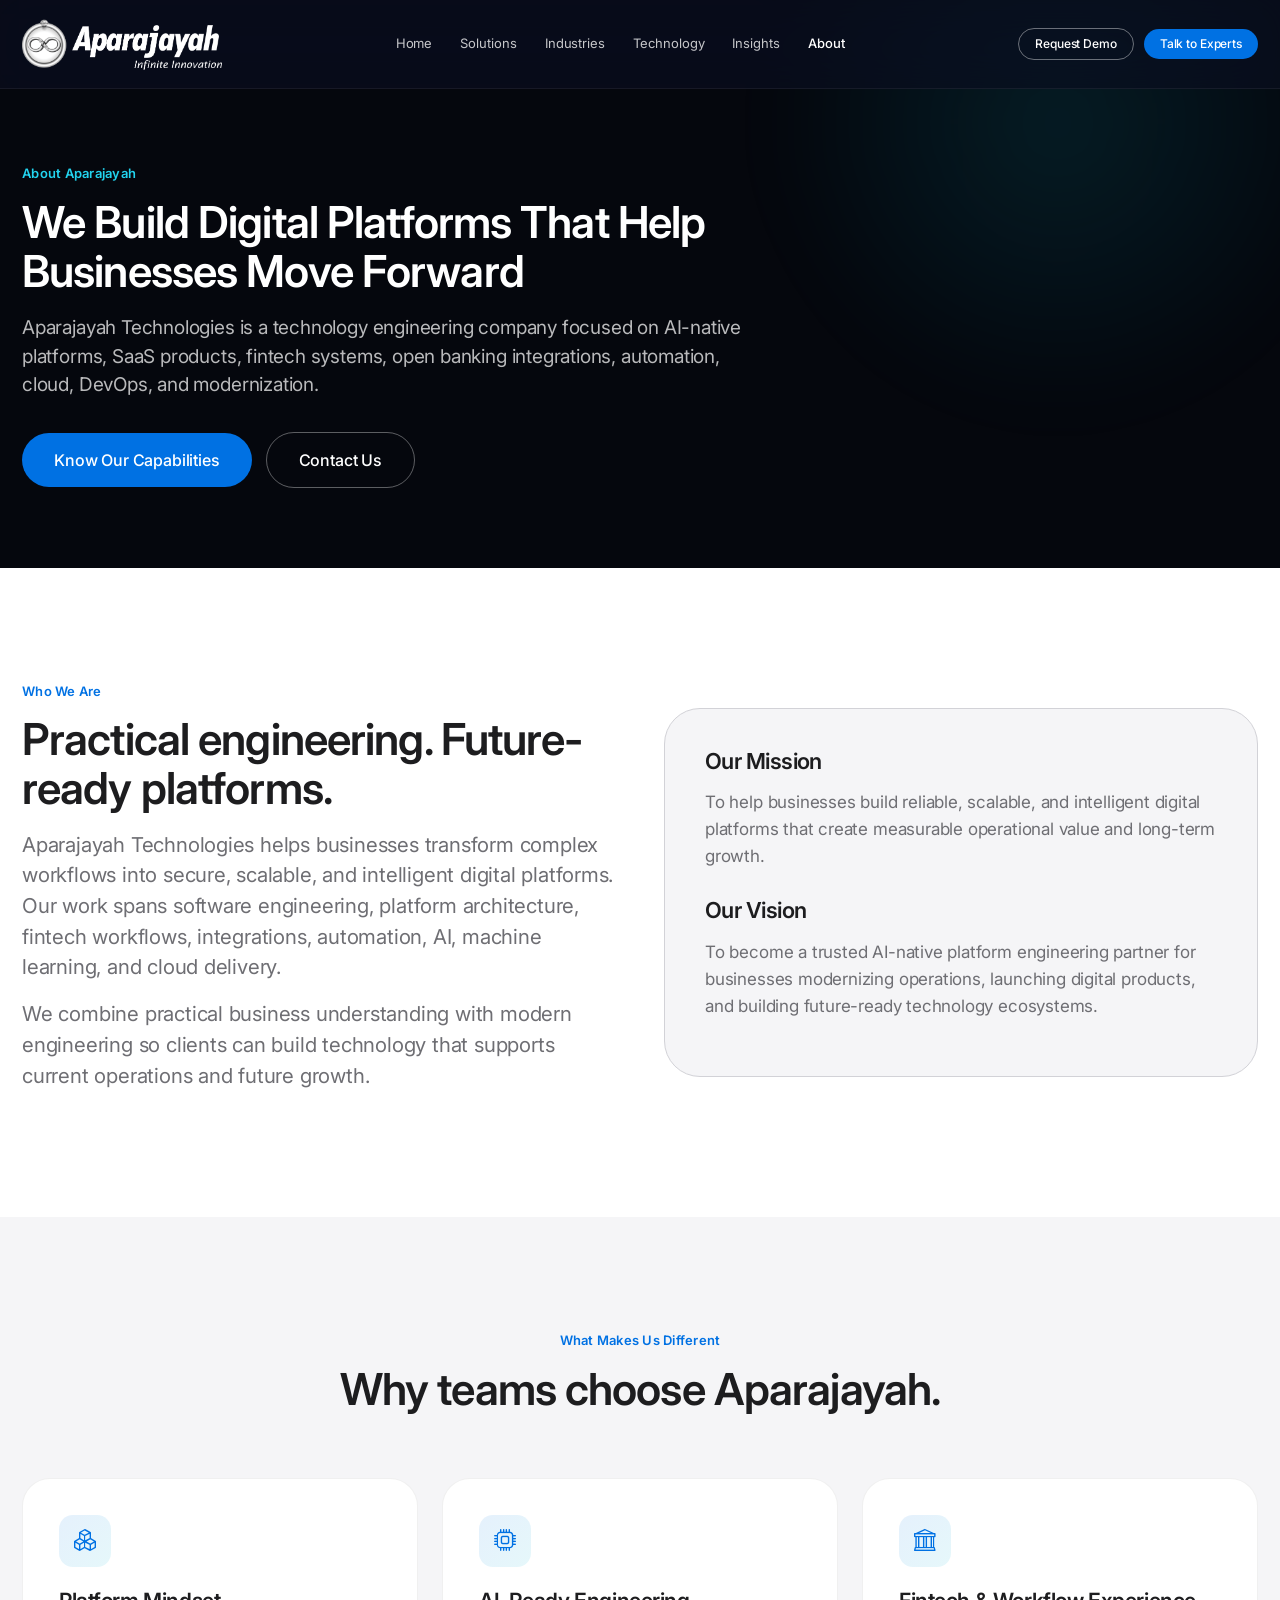
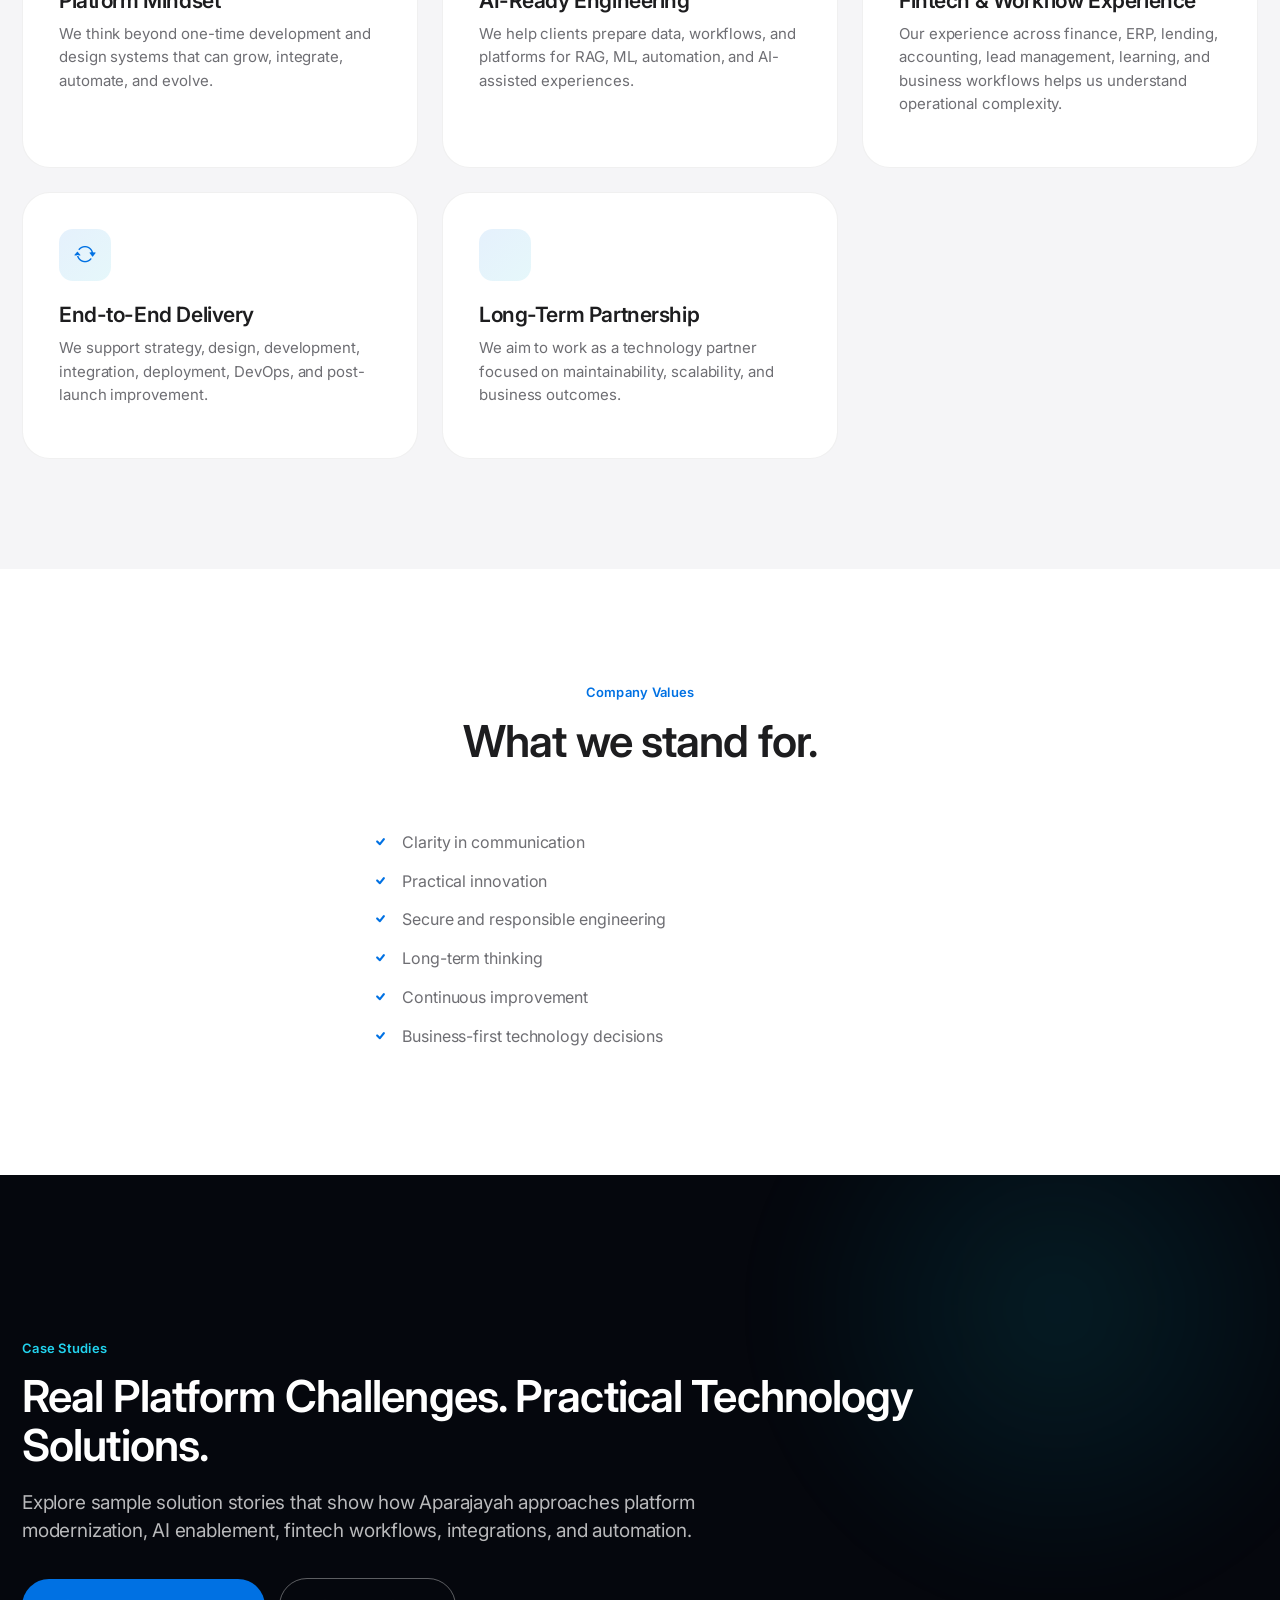
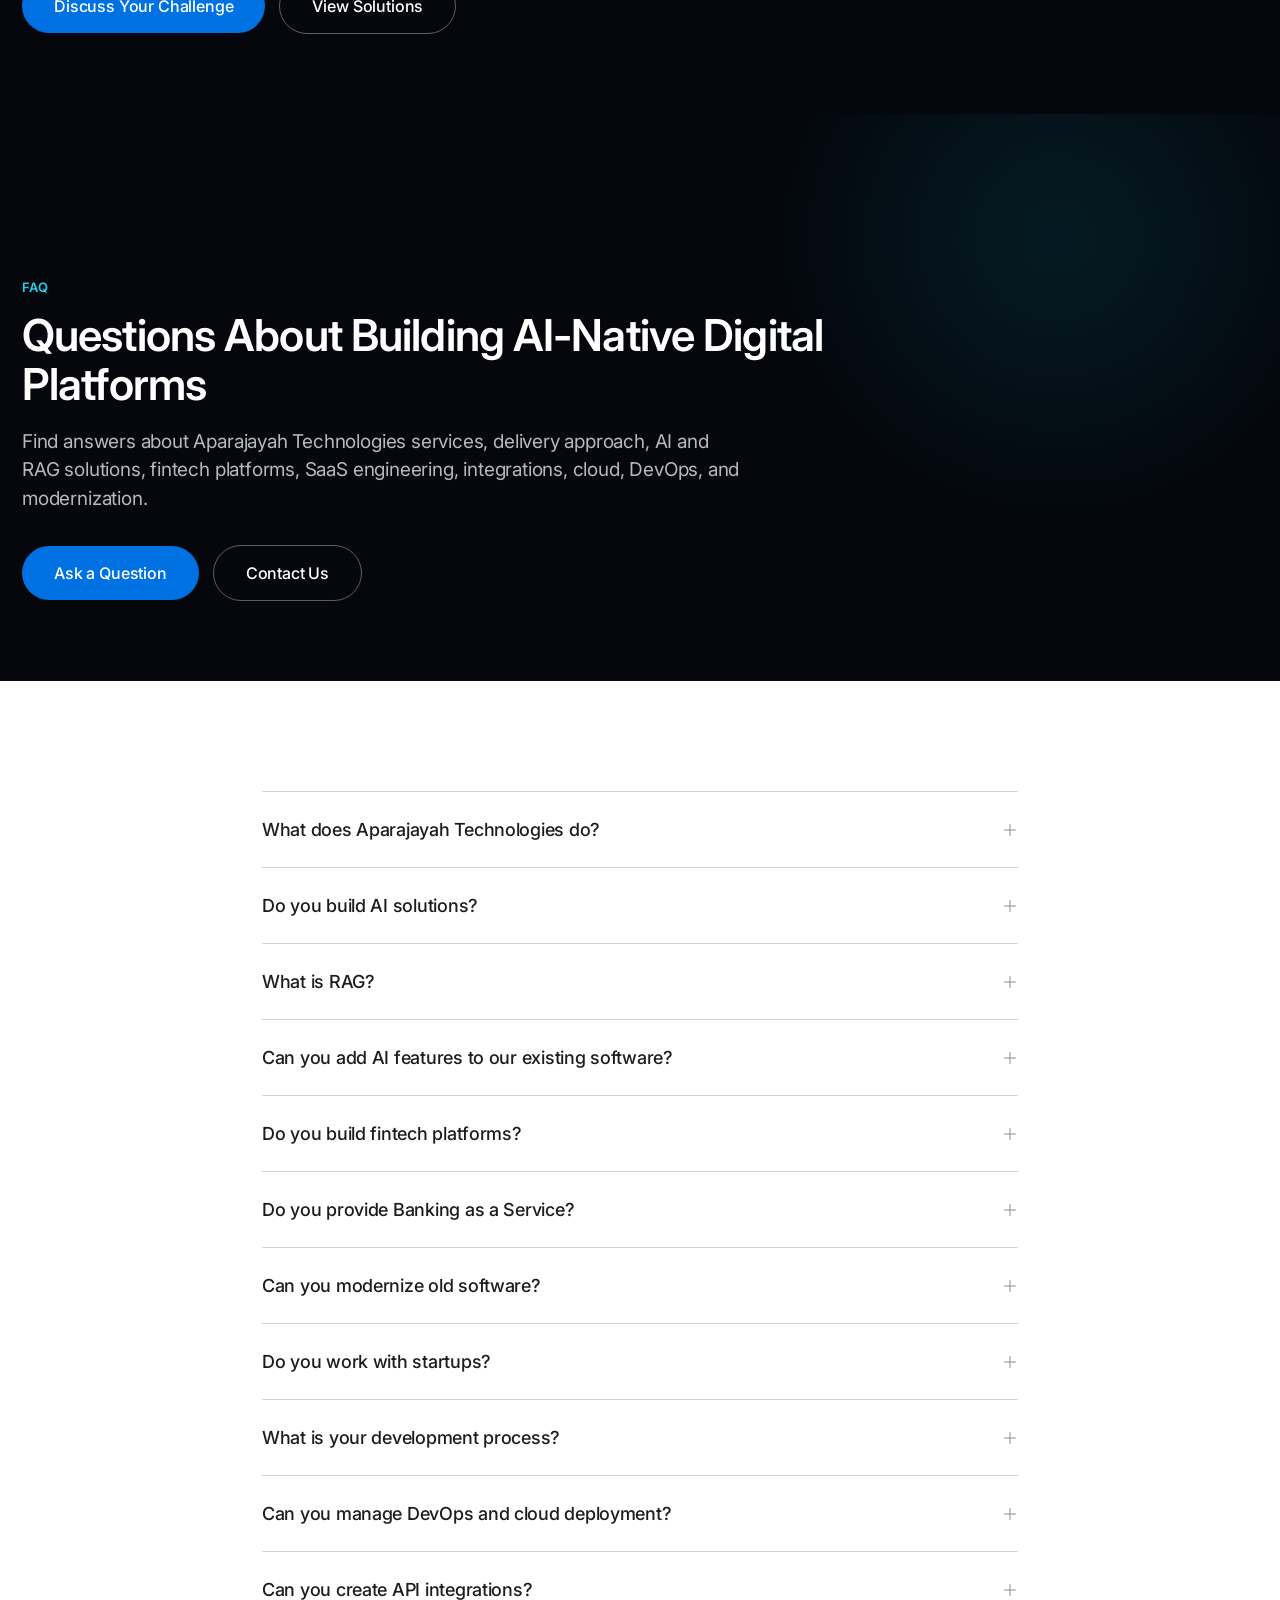
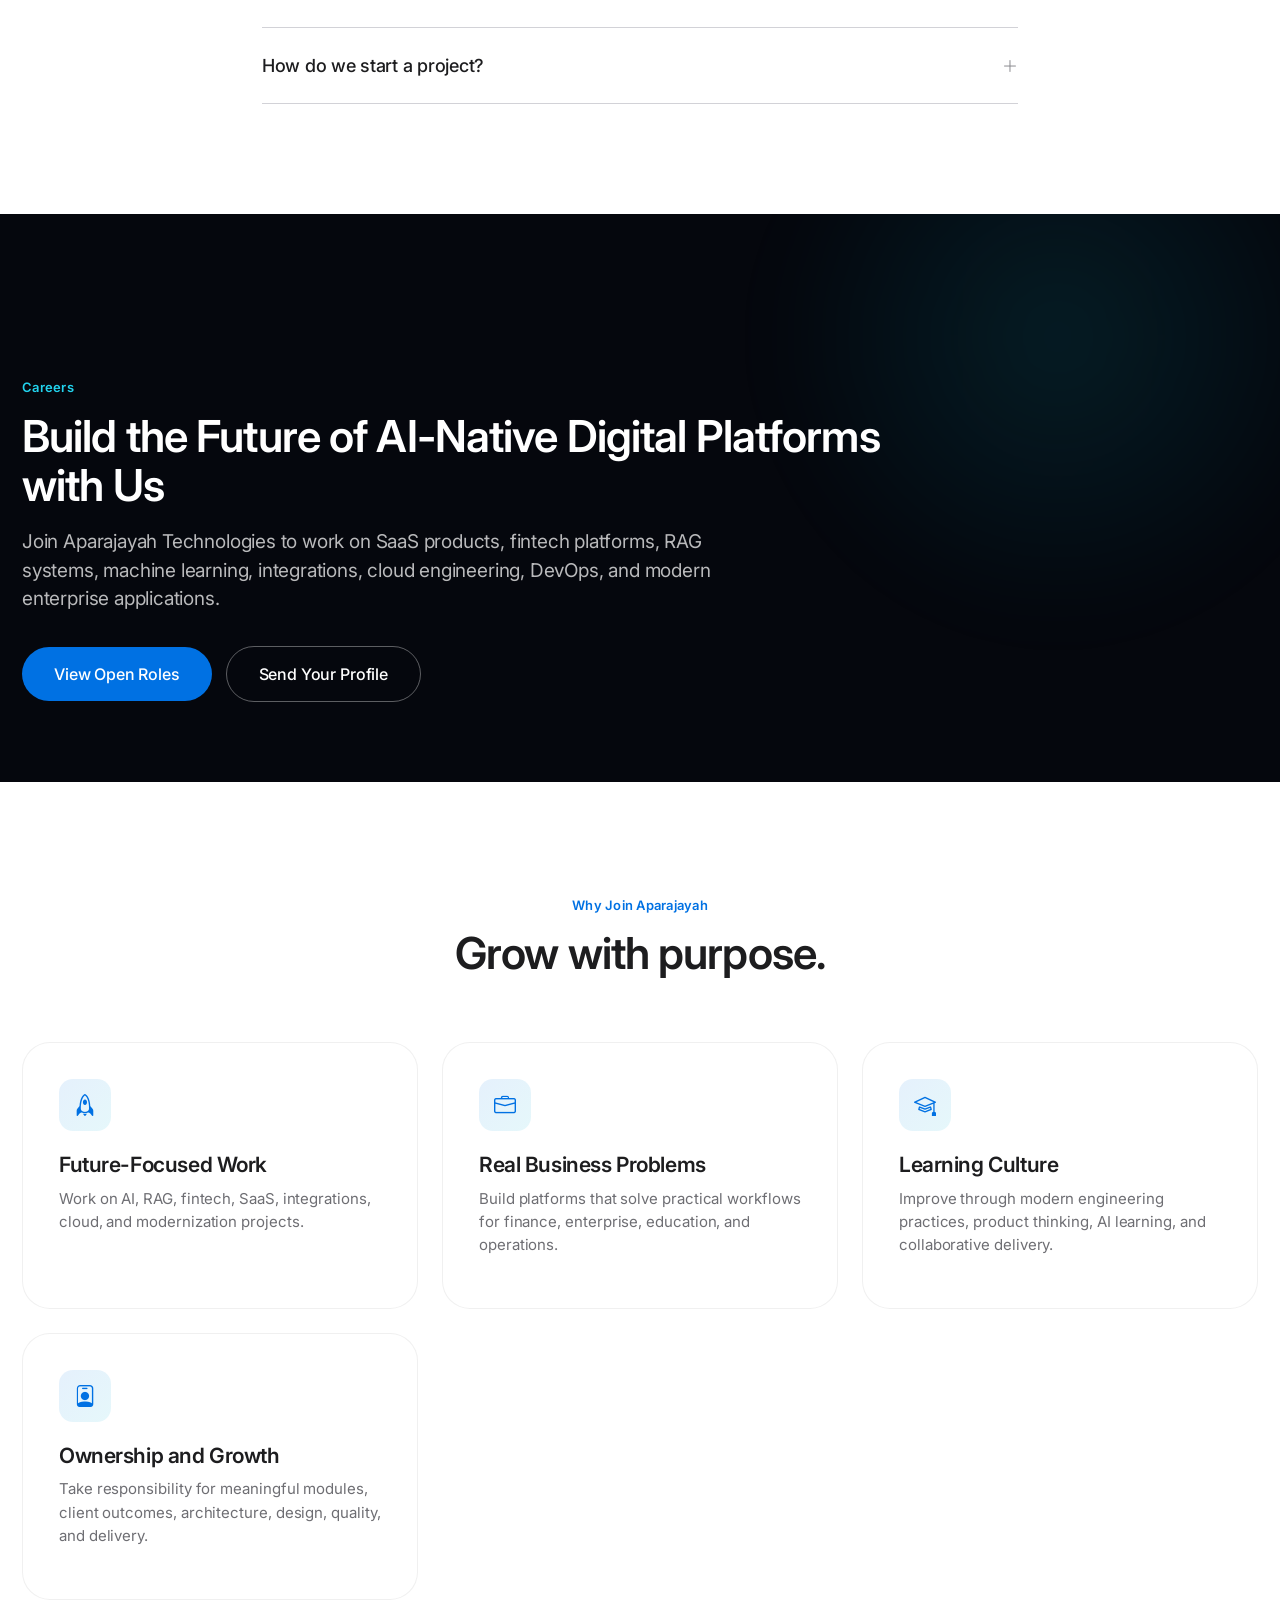
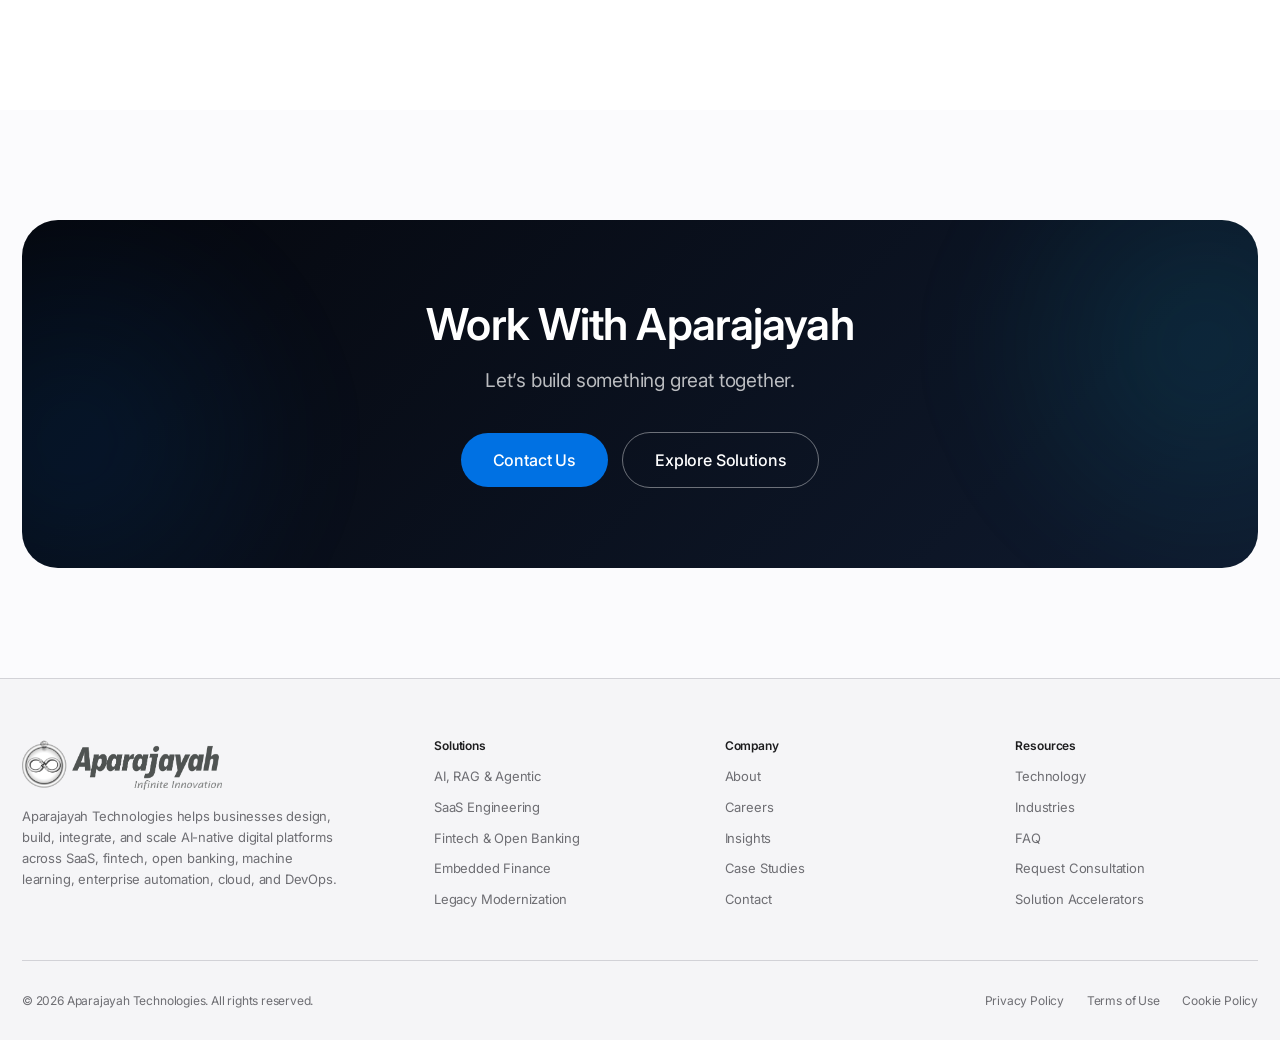
<file: about.html>
<!DOCTYPE html>
<html lang="en">
<head>
<meta charset="UTF-8">
<meta name="viewport" content="width=device-width, initial-scale=1.0">
<title>About | Aparajayah Technologies</title>
<meta name="description" content="About Aparajayah Technologies — practical engineering, future-ready platforms, case studies, FAQs, careers, and legal.">
<link href="https://cdn.jsdelivr.net/npm/bootstrap@5.3.3/dist/css/bootstrap.min.css" rel="stylesheet">
<link href="https://cdn.jsdelivr.net/npm/bootstrap-icons@1.11.3/font/bootstrap-icons.min.css" rel="stylesheet">
<link rel="preconnect" href="https://fonts.googleapis.com">
<link rel="preconnect" href="https://fonts.gstatic.com" crossorigin>
<link href="https://fonts.googleapis.com/css2?family=Inter:opsz,wght@14..32,300;14..32,400;14..32,500;14..32,600;14..32,700;14..32,800&display=swap" rel="stylesheet">
<link rel="stylesheet" href="css/style.css">
</head>
<body>

<nav class="nav-aparajayah dark" id="mainNav">
  <div class="container-aparajayah">
    <div class="nav-bar-aparajayah">
      <a href="index.html" class="logo-aparajayah"><img src="images/logo2.png" alt="logo" class="logo-new"/></a>
      <div class="nav-links-aparajayah">
        <a href="index.html" class="nav-link-aparajayah">Home</a>
        <a href="solutions.html" class="nav-link-aparajayah">Solutions</a>
        <a href="industries.html" class="nav-link-aparajayah">Industries</a>
        <a href="technology.html" class="nav-link-aparajayah">Technology</a>
        <a href="insights.html" class="nav-link-aparajayah">Insights</a>
        <a href="about.html" class="nav-link-aparajayah active">About</a>
      </div>
      <div class="nav-cta-aparajayah">
        <a href="contact.html" class="btn-aparajayah btn-aparajayah-outline">Request Demo</a>
        <a href="contact.html" class="btn-aparajayah btn-aparajayah-primary">Talk to Experts</a>
        <button class="mobile-toggle-aparajayah" id="mobileToggle" aria-label="Toggle menu"><i class="bi bi-list"></i></button>
      </div>
    </div>
  </div>
</nav>
<div class="mobile-nav-aparajayah" id="mobileNav">
  <a href="index.html">Home</a>
  <a href="solutions.html">Solutions</a>
  <a href="industries.html">Industries</a>
  <a href="technology.html">Technology</a>
  <a href="insights.html">Insights</a>
  <a href="about.html">About</a>
  <a href="contact.html">Contact</a>
</div>

<main>

<!-- ABOUT -->
<section class="hero-inner-aparajayah" id="about">
  <div class="container-aparajayah">
    <span class="eyebrow eyebrow-cyan">About Aparajayah</span>
    <h1 class="display-3">We Build Digital Platforms That Help Businesses Move Forward</h1>
    <p>Aparajayah Technologies is a technology engineering company focused on AI-native platforms, SaaS products, fintech systems, open banking integrations, automation, cloud, DevOps, and modernization.</p>
    <div class="hero-ctas-aparajayah">
      <a href="solutions.html" class="btn-aparajayah btn-aparajayah-primary btn-aparajayah-lg">Know Our Capabilities</a>
      <a href="contact.html" class="btn-aparajayah btn-aparajayah-outline btn-aparajayah-lg">Contact Us</a>
    </div>
  </div>
</section>

<section class="section-aparajayah section-white">
  <div class="container-aparajayah">
    <div class="row g-5 align-items-center">
      <div class="col-lg-6 reveal-aparajayah">
        <span class="eyebrow">Who We Are</span>
        <h2 class="display-3">Practical engineering. Future-ready platforms.</h2>
        <p class="lead-aparajayah mt-3">Aparajayah Technologies helps businesses transform complex workflows into secure, scalable, and intelligent digital platforms. Our work spans software engineering, platform architecture, fintech workflows, integrations, automation, AI, machine learning, and cloud delivery.</p>
        <p class="lead-aparajayah mt-3">We combine practical business understanding with modern engineering so clients can build technology that supports current operations and future growth.</p>
      </div>
      <div class="col-lg-6 reveal-aparajayah reveal-delay-1">
        <div style="background:var(--slate-50);border-radius:var(--radius-2xl);padding:40px;border:1px solid var(--slate-200)">
          <h3 style="margin-bottom:16px;font-size:22px">Our Mission</h3>
          <p style="color:var(--text-secondary);margin-bottom:28px;line-height:1.6">To help businesses build reliable, scalable, and intelligent digital platforms that create measurable operational value and long-term growth.</p>
          <h3 style="margin-bottom:16px;font-size:22px">Our Vision</h3>
          <p style="color:var(--text-secondary);line-height:1.6">To become a trusted AI-native platform engineering partner for businesses modernizing operations, launching digital products, and building future-ready technology ecosystems.</p>
        </div>
      </div>
    </div>
  </div>
</section>

<section class="section-aparajayah section-slate-aparajayah">
  <div class="container-aparajayah">
    <div class="section-header-aparajayah center reveal-aparajayah"><span class="eyebrow">What Makes Us Different</span><h2 class="display-3">Why teams choose Aparajayah.</h2></div>
    <div class="row g-4">
      <div class="col-md-6 col-lg-4"><div class="card-aparajayah reveal-aparajayah"><div class="card-icon-aparajayah"><i class="bi bi-boxes"></i></div><h3>Platform Mindset</h3><p>We think beyond one-time development and design systems that can grow, integrate, automate, and evolve.</p></div></div>
      <div class="col-md-6 col-lg-4"><div class="card-aparajayah reveal-aparajayah"><div class="card-icon-aparajayah"><i class="bi bi-cpu"></i></div><h3>AI-Ready Engineering</h3><p>We help clients prepare data, workflows, and platforms for RAG, ML, automation, and AI-assisted experiences.</p></div></div>
      <div class="col-md-6 col-lg-4"><div class="card-aparajayah reveal-aparajayah"><div class="card-icon-aparajayah"><i class="bi bi-bank"></i></div><h3>Fintech &amp; Workflow Experience</h3><p>Our experience across finance, ERP, lending, accounting, lead management, learning, and business workflows helps us understand operational complexity.</p></div></div>
      <div class="col-md-6 col-lg-4"><div class="card-aparajayah reveal-aparajayah"><div class="card-icon-aparajayah"><i class="bi bi-arrow-repeat"></i></div><h3>End-to-End Delivery</h3><p>We support strategy, design, development, integration, deployment, DevOps, and post-launch improvement.</p></div></div>
      <div class="col-md-6 col-lg-4"><div class="card-aparajayah reveal-aparajayah"><div class="card-icon-aparajayah"><i class="bi bi-handshake"></i></div><h3>Long-Term Partnership</h3><p>We aim to work as a technology partner focused on maintainability, scalability, and business outcomes.</p></div></div>
    </div>
  </div>
</section>

<section class="section-aparajayah section-white">
  <div class="container-aparajayah">
    <div class="section-header-aparajayah center reveal-aparajayah"><span class="eyebrow">Company Values</span><h2 class="display-3">What we stand for.</h2></div>
    <div style="max-width:600px;margin:0 auto">
      <ul class="check-list-aparajayah">
        <li>Clarity in communication</li>
        <li>Practical innovation</li>
        <li>Secure and responsible engineering</li>
        <li>Long-term thinking</li>
        <li>Continuous improvement</li>
        <li>Business-first technology decisions</li>
      </ul>
    </div>
  </div>
</section>

<!-- CASE STUDIES -->
<section class="hero-inner-aparajayah" id="case-studies">
  <div class="container-aparajayah">
    <span class="eyebrow eyebrow-cyan">Case Studies</span>
    <h1 class="display-3">Real Platform Challenges. Practical Technology Solutions.</h1>
    <p>Explore sample solution stories that show how Aparajayah approaches platform modernization, AI enablement, fintech workflows, integrations, and automation.</p>
    <div class="hero-ctas-aparajayah">
      <a href="contact.html" class="btn-aparajayah btn-aparajayah-primary btn-aparajayah-lg">Discuss Your Challenge</a>
      <a href="solutions.html" class="btn-aparajayah btn-aparajayah-outline btn-aparajayah-lg">View Solutions</a>
    </div>
  </div>
</section>

<!-- <section class="section-aparajayah section-white">
  <div class="container-aparajayah">
    <div class="reveal-aparajayah" style="background:#FFF8E1;border:1px solid #FFE082;border-radius:16px;padding:24px;margin-bottom:48px;">
      <p style="font-size:15px;color:#8D6E00;margin:0;line-height:1.6"><strong>Publishing Note:</strong> Use the following as case study templates or anonymized examples unless client approvals, project details, and measurable outcomes are verified. Avoid publishing numbers, logos, names, or regulated claims without confirmation.</p>
    </div>
    <div class="row g-4">
      <div class="col-md-6 col-lg-4"><div class="card-aparajayah reveal-aparajayah"><div class="card-icon-aparajayah"><i class="bi bi-cash-coin"></i></div><h3>Modernizing a Lending Workflow Platform</h3><p>How a manual loan process can be converted into a digital lending workflow with document collection, approvals, dashboards, and AI-ready data.</p></div></div>
      <div class="col-md-6 col-lg-4"><div class="card-aparajayah reveal-aparajayah"><div class="card-icon-aparajayah"><i class="bi bi-robot"></i></div><h3>Building an Enterprise RAG Knowledge Assistant</h3><p>How scattered internal documents can become a searchable AI knowledge assistant with citations and access controls.</p></div></div>
      <div class="col-md-6 col-lg-4"><div class="card-aparajayah reveal-aparajayah"><div class="card-icon-aparajayah"><i class="bi bi-boxes"></i></div><h3>Re-Engineering Legacy ERP Modules</h3><p>How outdated operational software can be redesigned with modern UX, APIs, dashboards, and cloud-ready foundations.</p></div></div>
      <div class="col-md-6 col-lg-4"><div class="card-aparajayah reveal-aparajayah"><div class="card-icon-aparajayah"><i class="bi bi-list-task"></i></div><h3>Automating CSR Reporting Workflows</h3><p>How CSR teams can digitize project tracking, evidence collection, approvals, and impact reporting.</p></div></div>
    </div>
  </div>
</section> -->

<!-- FAQ -->
<section class="hero-inner-aparajayah" id="faq">
  <div class="container-aparajayah">
    <span class="eyebrow eyebrow-cyan">FAQ</span>
    <h1 class="display-3">Questions About Building AI-Native Digital Platforms</h1>
    <p>Find answers about Aparajayah Technologies services, delivery approach, AI and RAG solutions, fintech platforms, SaaS engineering, integrations, cloud, DevOps, and modernization.</p>
    <div class="hero-ctas-aparajayah">
      <a href="contact.html" class="btn-aparajayah btn-aparajayah-primary btn-aparajayah-lg">Ask a Question</a>
      <a href="contact.html" class="btn-aparajayah btn-aparajayah-outline btn-aparajayah-lg">Contact Us</a>
    </div>
  </div>
</section>

<section class="section-aparajayah section-white">
  <div class="container-aparajayah" style="max-width:800px">
    <div class="faq-item-aparajayah" data-faq><button class="faq-question-aparajayah" aria-expanded="false"><span>What does Aparajayah Technologies do?</span><i class="bi bi-plus-lg"></i></button><div class="faq-answer-aparajayah">Aparajayah Technologies builds AI-native SaaS, fintech, open banking, enterprise automation, integration, cloud, DevOps, RAG, and machine learning-enabled digital platforms.</div></div>
    <div class="faq-item-aparajayah" data-faq><button class="faq-question-aparajayah" aria-expanded="false"><span>Do you build AI solutions?</span><i class="bi bi-plus-lg"></i></button><div class="faq-answer-aparajayah">Yes. We build practical AI systems such as RAG knowledge assistants, document intelligence, AI workflow automation, customer support assistants, and ML-powered analytics.</div></div>
    <div class="faq-item-aparajayah" data-faq><button class="faq-question-aparajayah" aria-expanded="false"><span>What is RAG?</span><i class="bi bi-plus-lg"></i></button><div class="faq-answer-aparajayah">RAG stands for retrieval-augmented generation. It allows AI systems to answer questions using relevant information retrieved from trusted business data, documents, or knowledge sources.</div></div>
    <div class="faq-item-aparajayah" data-faq><button class="faq-question-aparajayah" aria-expanded="false"><span>Can you add AI features to our existing software?</span><i class="bi bi-plus-lg"></i></button><div class="faq-answer-aparajayah">Yes. After a technical assessment, we can add AI assistants, RAG search, automated reports, document intelligence, recommendations, or workflow automation to existing platforms.</div></div>
    <div class="faq-item-aparajayah" data-faq><button class="faq-question-aparajayah" aria-expanded="false"><span>Do you build fintech platforms?</span><i class="bi bi-plus-lg"></i></button><div class="faq-answer-aparajayah">Yes. We support fintech workflows such as digital lending, onboarding, document collection, payments, financial dashboards, open banking integrations, and risk intelligence.</div></div>
    <div class="faq-item-aparajayah" data-faq><button class="faq-question-aparajayah" aria-expanded="false"><span>Do you provide Banking as a Service?</span><i class="bi bi-plus-lg"></i></button><div class="faq-answer-aparajayah">We recommend positioning Aparajayah around open banking, open finance, embedded finance, and fintech platform engineering unless regulated banking partnerships are specifically verified.</div></div>
    <div class="faq-item-aparajayah" data-faq><button class="faq-question-aparajayah" aria-expanded="false"><span>Can you modernize old software?</span><i class="bi bi-plus-lg"></i></button><div class="faq-answer-aparajayah">Yes. We can assess legacy systems, redesign UI, create APIs, migrate databases, improve architecture, move to cloud, and prepare the platform for AI and automation.</div></div>
    <div class="faq-item-aparajayah" data-faq><button class="faq-question-aparajayah" aria-expanded="false"><span>Do you work with startups?</span><i class="bi bi-plus-lg"></i></button><div class="faq-answer-aparajayah">Yes. We support MVP planning, product design, SaaS engineering, AI feature development, cloud deployment, and scaling roadmaps for startups.</div></div>
    <div class="faq-item-aparajayah" data-faq><button class="faq-question-aparajayah" aria-expanded="false"><span>What is your development process?</span><i class="bi bi-plus-lg"></i></button><div class="faq-answer-aparajayah">Our process includes discovery, design, development, integration, testing, deployment, monitoring, support, and continuous improvement.</div></div>
    <div class="faq-item-aparajayah" data-faq><button class="faq-question-aparajayah" aria-expanded="false"><span>Can you manage DevOps and cloud deployment?</span><i class="bi bi-plus-lg"></i></button><div class="faq-answer-aparajayah">Yes. We support CI/CD pipelines, cloud infrastructure, containers, monitoring, logging, performance optimization, backups, and AI infrastructure readiness.</div></div>
    <div class="faq-item-aparajayah" data-faq><button class="faq-question-aparajayah" aria-expanded="false"><span>Can you create API integrations?</span><i class="bi bi-plus-lg"></i></button><div class="faq-answer-aparajayah">Yes. We integrate internal systems, third-party tools, payment gateways, CRMs, ERPs, banking APIs, accounting platforms, and custom business systems.</div></div>
    <div class="faq-item-aparajayah" data-faq><button class="faq-question-aparajayah" aria-expanded="false"><span>How do we start a project?</span><i class="bi bi-plus-lg"></i></button><div class="faq-answer-aparajayah">Start by sharing your business goal, current systems, required workflows, timeline, and expected outcome. Aparajayah can then propose a discovery and delivery roadmap.</div></div>
  </div>
</section>

<!-- CAREERS -->
<section class="hero-inner-aparajayah" id="careers">
  <div class="container-aparajayah">
    <span class="eyebrow eyebrow-cyan">Careers</span>
    <h1 class="display-3">Build the Future of AI-Native Digital Platforms with Us</h1>
    <p>Join Aparajayah Technologies to work on SaaS products, fintech platforms, RAG systems, machine learning, integrations, cloud engineering, DevOps, and modern enterprise applications.</p>
    <div class="hero-ctas-aparajayah">
      <a href="contact.html" class="btn-aparajayah btn-aparajayah-primary btn-aparajayah-lg">View Open Roles</a>
      <a href="contact.html" class="btn-aparajayah btn-aparajayah-outline btn-aparajayah-lg">Send Your Profile</a>
    </div>
  </div>
</section>

<section class="section-aparajayah section-white">
  <div class="container-aparajayah">
    <div class="section-header-aparajayah center reveal-aparajayah"><span class="eyebrow">Why Join Aparajayah</span><h2 class="display-3">Grow with purpose.</h2></div>
    <div class="row g-4">
      <div class="col-md-6 col-lg-4"><div class="card-aparajayah reveal-aparajayah"><div class="card-icon-aparajayah"><i class="bi bi-rocket"></i></div><h3>Future-Focused Work</h3><p>Work on AI, RAG, fintech, SaaS, integrations, cloud, and modernization projects.</p></div></div>
      <div class="col-md-6 col-lg-4"><div class="card-aparajayah reveal-aparajayah"><div class="card-icon-aparajayah"><i class="bi bi-briefcase"></i></div><h3>Real Business Problems</h3><p>Build platforms that solve practical workflows for finance, enterprise, education, and operations.</p></div></div>
      <div class="col-md-6 col-lg-4"><div class="card-aparajayah reveal-aparajayah"><div class="card-icon-aparajayah"><i class="bi bi-mortarboard"></i></div><h3>Learning Culture</h3><p>Improve through modern engineering practices, product thinking, AI learning, and collaborative delivery.</p></div></div>
      <div class="col-md-6 col-lg-4"><div class="card-aparajayah reveal-aparajayah"><div class="card-icon-aparajayah"><i class="bi bi-person-badge"></i></div><h3>Ownership and Growth</h3><p>Take responsibility for meaningful modules, client outcomes, architecture, design, quality, and delivery.</p></div></div>
    </div>
  </div>
</section>



<section class="section-aparajayah">
  <div class="container-aparajayah">
    <div class="cta-banner-aparajayah reveal-aparajayah">
      <h2 class="display-3">Work With Aparajayah</h2>
      <p>Let’s build something great together.</p>
      <div class="hero-ctas-aparajayah">
        <a href="contact.html" class="btn-aparajayah btn-aparajayah-primary btn-aparajayah-lg">Contact Us</a>
        <a href="solutions.html" class="btn-aparajayah btn-aparajayah-outline btn-aparajayah-lg">Explore Solutions</a>
      </div>
    </div>
  </div>
</section>

</main>

<footer class="footer-aparajayah">
  <div class="container-aparajayah">
    <div class="footer-grid-aparajayah">
      <div class="footer-brand-aparajayah">
        <a href="index.html" class="logo-aparajayah"><img src="images/logo1.png" alt="logo" class="logo-new"/></a>
        <p>Aparajayah Technologies helps businesses design, build, integrate, and scale AI-native digital platforms across SaaS, fintech, open banking, machine learning, enterprise automation, cloud, and DevOps.</p>
      </div>
      <div class="footer-col-aparajayah">
        <h5>Solutions</h5>
        <a href="solutions.html#ai-rag">AI, RAG &amp; Agentic</a>
        <a href="solutions.html#saas">SaaS Engineering</a>
        <a href="solutions.html#fintech">Fintech &amp; Open Banking</a>
        <a href="solutions.html#embedded">Embedded Finance</a>
        <a href="solutions.html#legacy">Legacy Modernization</a>
      </div>
      <div class="footer-col-aparajayah">
        <h5>Company</h5>
        <a href="about.html">About</a>
        <a href="about.html#careers">Careers</a>
        <a href="insights.html">Insights</a>
        <a href="about.html#case-studies">Case Studies</a>
        <a href="contact.html">Contact</a>
      </div>
      <div class="footer-col-aparajayah">
        <h5>Resources</h5>
        <a href="technology.html">Technology</a>
        <a href="industries.html">Industries</a>
        <a href="about.html#faq">FAQ</a>
        <a href="contact.html">Request Consultation</a>
        <a href="solutions.html#accelerators">Solution Accelerators</a>
      </div>
    </div>
    <div class="footer-bottom-aparajayah">
      <span>© 2026 Aparajayah Technologies. All rights reserved.</span>
      <div>
        <a href="about.html#legal">Privacy Policy</a>
        <a href="about.html#legal">Terms of Use</a>
        <a href="about.html#legal">Cookie Policy</a>
      </div>
    </div>
  </div>
</footer>

<script src="https://cdn.jsdelivr.net/npm/bootstrap@5.3.3/dist/js/bootstrap.bundle.min.js"></script>
<script src="js/main.js"></script>
</body>
</html>
</file>
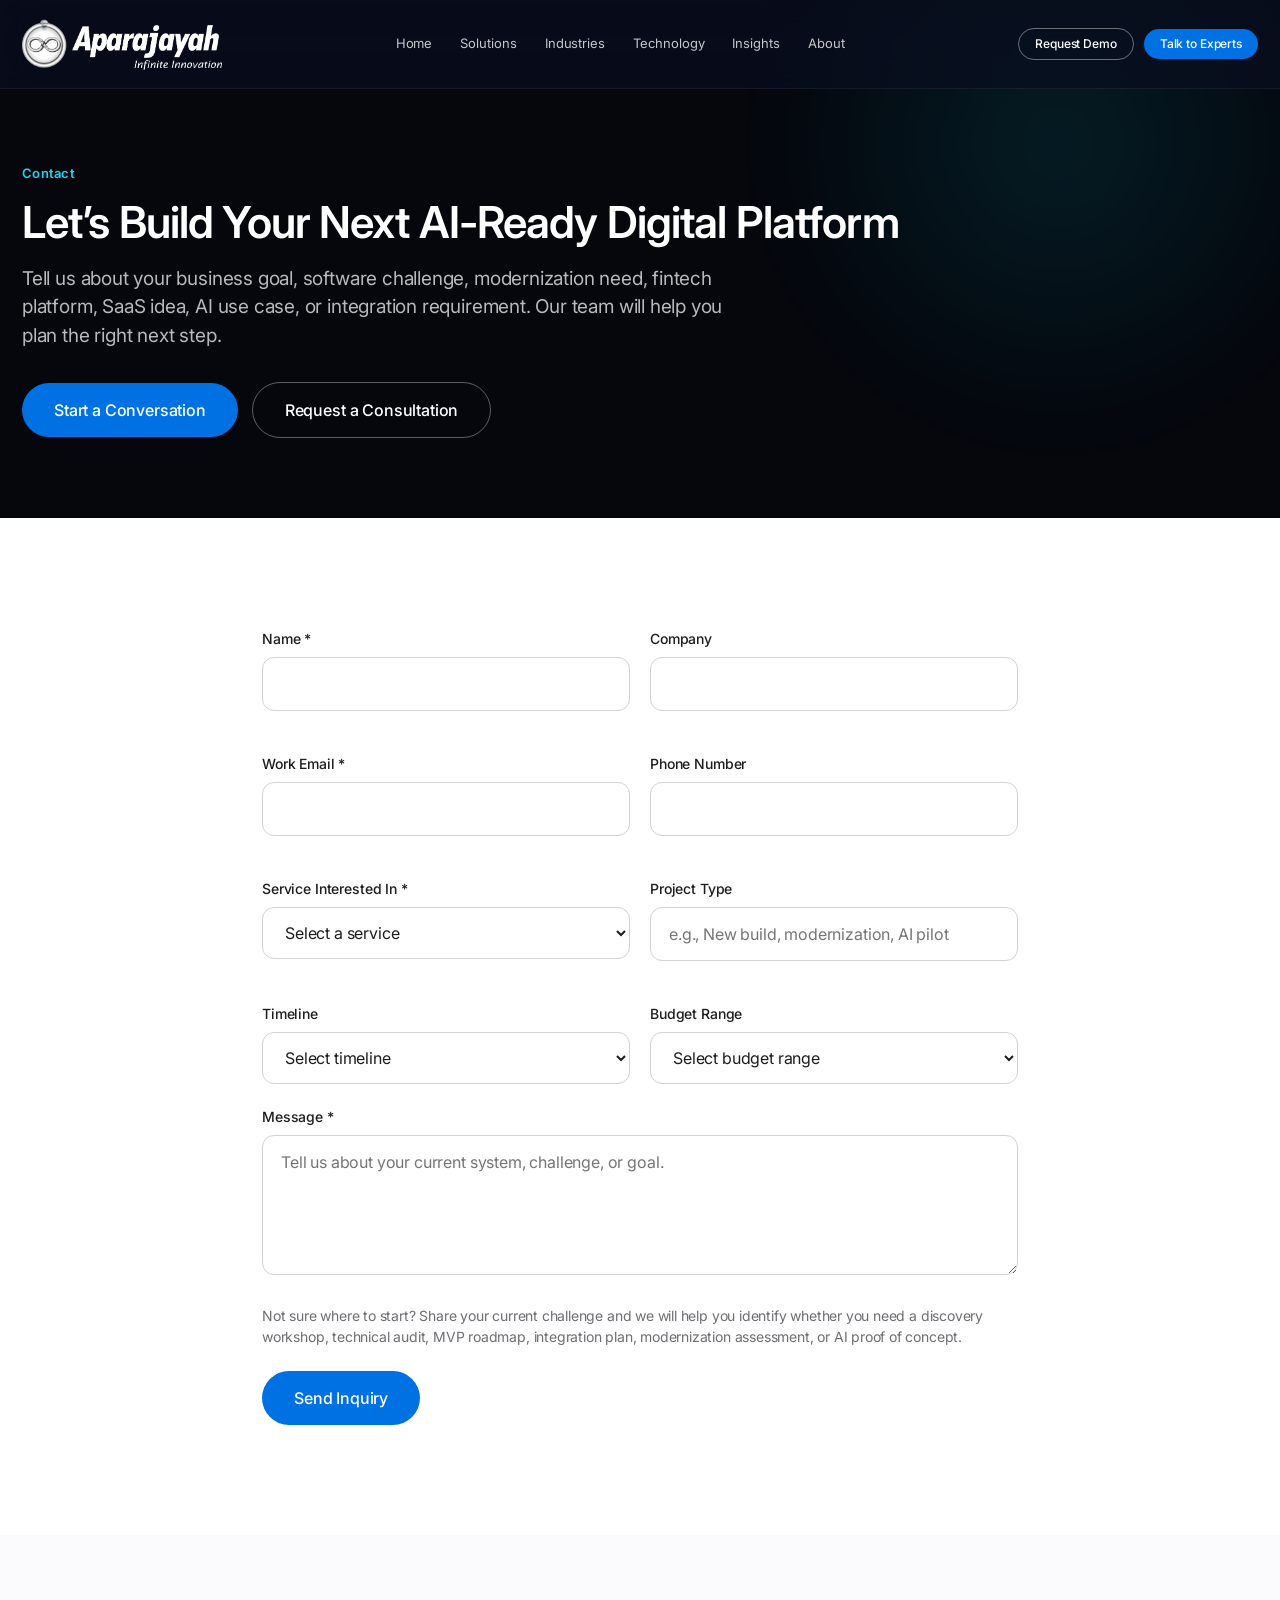
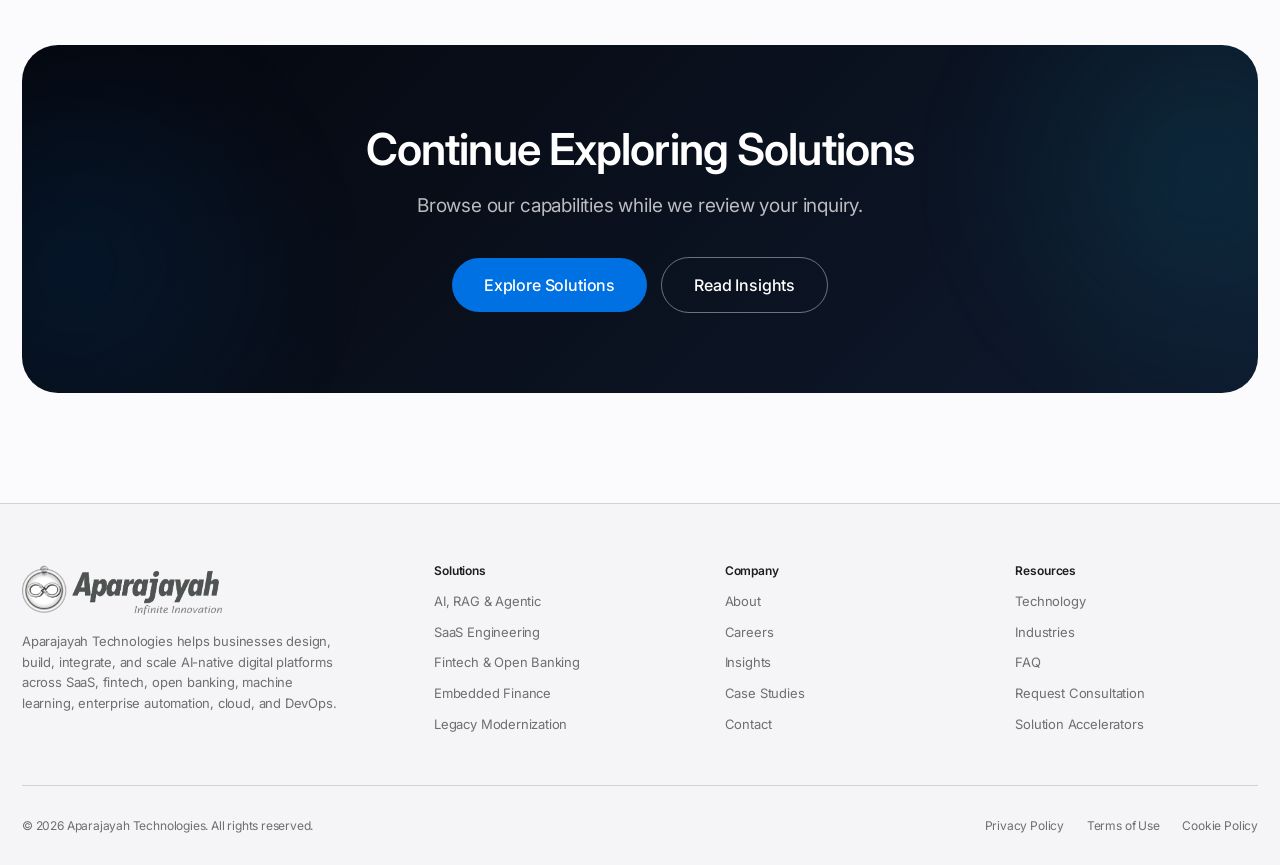
<file: contact.html>
<!DOCTYPE html>
<html lang="en">
<head>
<meta charset="UTF-8">
<meta name="viewport" content="width=device-width, initial-scale=1.0">
<title>Contact | Aparajayah Technologies</title>
<meta name="description" content="Contact Aparajayah Technologies to discuss your AI, SaaS, fintech, or modernization project.">
<link href="https://cdn.jsdelivr.net/npm/bootstrap@5.3.3/dist/css/bootstrap.min.css" rel="stylesheet">
<link href="https://cdn.jsdelivr.net/npm/bootstrap-icons@1.11.3/font/bootstrap-icons.min.css" rel="stylesheet">
<link rel="preconnect" href="https://fonts.googleapis.com">
<link rel="preconnect" href="https://fonts.gstatic.com" crossorigin>
<link href="https://fonts.googleapis.com/css2?family=Inter:opsz,wght@14..32,300;14..32,400;14..32,500;14..32,600;14..32,700;14..32,800&display=swap" rel="stylesheet">
<link rel="stylesheet" href="css/style.css">
</head>
<body>

<nav class="nav-aparajayah dark" id="mainNav">
  <div class="container-aparajayah">
    <div class="nav-bar-aparajayah">
      <a href="index.html" class="logo-aparajayah"><img src="images/logo2.png" alt="logo" class="logo-new"/></a>
      <div class="nav-links-aparajayah">
        <a href="index.html" class="nav-link-aparajayah">Home</a>
        <a href="solutions.html" class="nav-link-aparajayah">Solutions</a>
        <a href="industries.html" class="nav-link-aparajayah">Industries</a>
        <a href="technology.html" class="nav-link-aparajayah">Technology</a>
        <a href="insights.html" class="nav-link-aparajayah">Insights</a>
        <a href="about.html" class="nav-link-aparajayah">About</a>
      </div>
      <div class="nav-cta-aparajayah">
        <a href="contact.html" class="btn-aparajayah btn-aparajayah-outline">Request Demo</a>
        <a href="contact.html" class="btn-aparajayah btn-aparajayah-primary">Talk to Experts</a>
        <button class="mobile-toggle-aparajayah" id="mobileToggle" aria-label="Toggle menu"><i class="bi bi-list"></i></button>
      </div>
    </div>
  </div>
</nav>
<div class="mobile-nav-aparajayah" id="mobileNav">
  <a href="index.html">Home</a>
  <a href="solutions.html">Solutions</a>
  <a href="industries.html">Industries</a>
  <a href="technology.html">Technology</a>
  <a href="insights.html">Insights</a>
  <a href="about.html">About</a>
  <a href="contact.html">Contact</a>
</div>

<main>

<section class="hero-inner-aparajayah">
  <div class="container-aparajayah">
    <span class="eyebrow eyebrow-cyan">Contact</span>
    <h1 class="display-3">Let’s Build Your Next AI-Ready Digital Platform</h1>
    <p>Tell us about your business goal, software challenge, modernization need, fintech platform, SaaS idea, AI use case, or integration requirement. Our team will help you plan the right next step.</p>
    <div class="hero-ctas-aparajayah">
      <a href="contact.html" class="btn-aparajayah btn-aparajayah-primary btn-aparajayah-lg">Start a Conversation</a>
      <a href="contact.html" class="btn-aparajayah btn-aparajayah-outline btn-aparajayah-lg">Request a Consultation</a>
    </div>
  </div>
</section>

<section class="section-aparajayah section-white">
  <div class="container-aparajayah" style="max-width:800px">
    <form class="form-aparajayah reveal-aparajayah" onsubmit="event.preventDefault();alert('Thank you for contacting Aparajayah Technologies. Our team will review your inquiry and connect with you shortly.');this.reset();">
      <div class="form-row-2">
        <div class="form-group-aparajayah"><label for="name">Name *</label><input type="text" id="name" required></div>
        <div class="form-group-aparajayah"><label for="company">Company</label><input type="text" id="company"></div>
        <div class="form-group-aparajayah"><label for="email">Work Email *</label><input type="email" id="email" required></div>
        <div class="form-group-aparajayah"><label for="phone">Phone Number</label><input type="tel" id="phone"></div>
        <div class="form-group-aparajayah"><label for="service">Service Interested In *</label>
          <select id="service" required>
            <option value="">Select a service</option>
            <option>AI, RAG &amp; Agentic Automation</option>
            <option>SaaS Product Engineering</option>
            <option>Fintech &amp; Open Banking</option>
            <option>Embedded Finance</option>
            <option>API Integration &amp; Automation</option>
            <option>Legacy Modernization</option>
            <option>Cloud &amp; DevOps</option>
            <option>Data Engineering &amp; ML</option>
            <option>Technology Implementation</option>
            <option>Other</option>
          </select>
        </div>
        <div class="form-group-aparajayah"><label for="project">Project Type</label><input type="text" id="project" placeholder="e.g., New build, modernization, AI pilot"></div>
        <div class="form-group-aparajayah"><label for="timeline">Timeline</label>
          <select id="timeline">
            <option value="">Select timeline</option>
            <option>Immediate (0–1 month)</option>
            <option>Short-term (1–3 months)</option>
            <option>Medium-term (3–6 months)</option>
            <option>Long-term (6+ months)</option>
            <option>Exploring options</option>
          </select>
        </div>
        <div class="form-group-aparajayah"><label for="budget">Budget Range</label>
          <select id="budget">
            <option value="">Select budget range</option>
            <option>Under $10k</option>
            <option>$10k – $25k</option>
            <option>$25k – $50k</option>
            <option>$50k – $100k</option>
            <option>$100k+</option>
            <option>Not sure yet</option>
          </select>
        </div>
      </div>
      <div class="form-group-aparajayah"><label for="message">Message *</label><textarea id="message" required placeholder="Tell us about your current system, challenge, or goal."></textarea></div>
      <p class="text-secondary-aparajayah" style="font-size:14px;margin-bottom:24px">Not sure where to start? Share your current challenge and we will help you identify whether you need a discovery workshop, technical audit, MVP roadmap, integration plan, modernization assessment, or AI proof of concept.</p>
      <button type="submit" class="btn-aparajayah btn-aparajayah-primary btn-aparajayah-lg">Send Inquiry</button>
    </form>
  </div>
</section>

<section class="section-aparajayah">
  <div class="container-aparajayah">
    <div class="cta-banner-aparajayah reveal-aparajayah">
      <h2 class="display-3">Continue Exploring Solutions</h2>
      <p>Browse our capabilities while we review your inquiry.</p>
      <div class="hero-ctas-aparajayah">
        <a href="solutions.html" class="btn-aparajayah btn-aparajayah-primary btn-aparajayah-lg">Explore Solutions</a>
        <a href="insights.html" class="btn-aparajayah btn-aparajayah-outline btn-aparajayah-lg">Read Insights</a>
      </div>
    </div>
  </div>
</section>

</main>

<footer class="footer-aparajayah">
  <div class="container-aparajayah">
    <div class="footer-grid-aparajayah">
      <div class="footer-brand-aparajayah">
        <a href="index.html" class="logo-aparajayah"><img src="images/logo1.png" alt="Aparajayah" class="logo-new"/></a>
        <p>Aparajayah Technologies helps businesses design, build, integrate, and scale AI-native digital platforms across SaaS, fintech, open banking, machine learning, enterprise automation, cloud, and DevOps.</p>
      </div>
      <div class="footer-col-aparajayah">
        <h5>Solutions</h5>
        <a href="solutions.html#ai-rag">AI, RAG &amp; Agentic</a>
        <a href="solutions.html#saas">SaaS Engineering</a>
        <a href="solutions.html#fintech">Fintech &amp; Open Banking</a>
        <a href="solutions.html#embedded">Embedded Finance</a>
        <a href="solutions.html#legacy">Legacy Modernization</a>
      </div>
      <div class="footer-col-aparajayah">
        <h5>Company</h5>
        <a href="about.html">About</a>
        <a href="about.html#careers">Careers</a>
        <a href="insights.html">Insights</a>
        <a href="about.html#case-studies">Case Studies</a>
        <a href="contact.html">Contact</a>
      </div>
      <div class="footer-col-aparajayah">
        <h5>Resources</h5>
        <a href="technology.html">Technology</a>
        <a href="industries.html">Industries</a>
        <a href="about.html#faq">FAQ</a>
        <a href="contact.html">Request Consultation</a>
        <a href="solutions.html#accelerators">Solution Accelerators</a>
      </div>
    </div>
    <div class="footer-bottom-aparajayah">
      <span>© 2026 Aparajayah Technologies. All rights reserved.</span>
      <div>
        <a href="about.html#legal">Privacy Policy</a>
        <a href="about.html#legal">Terms of Use</a>
        <a href="about.html#legal">Cookie Policy</a>
      </div>
    </div>
  </div>
</footer>

<script src="https://cdn.jsdelivr.net/npm/bootstrap@5.3.3/dist/js/bootstrap.bundle.min.js"></script>
<script src="js/main.js"></script>
</body>
</html>
</file>
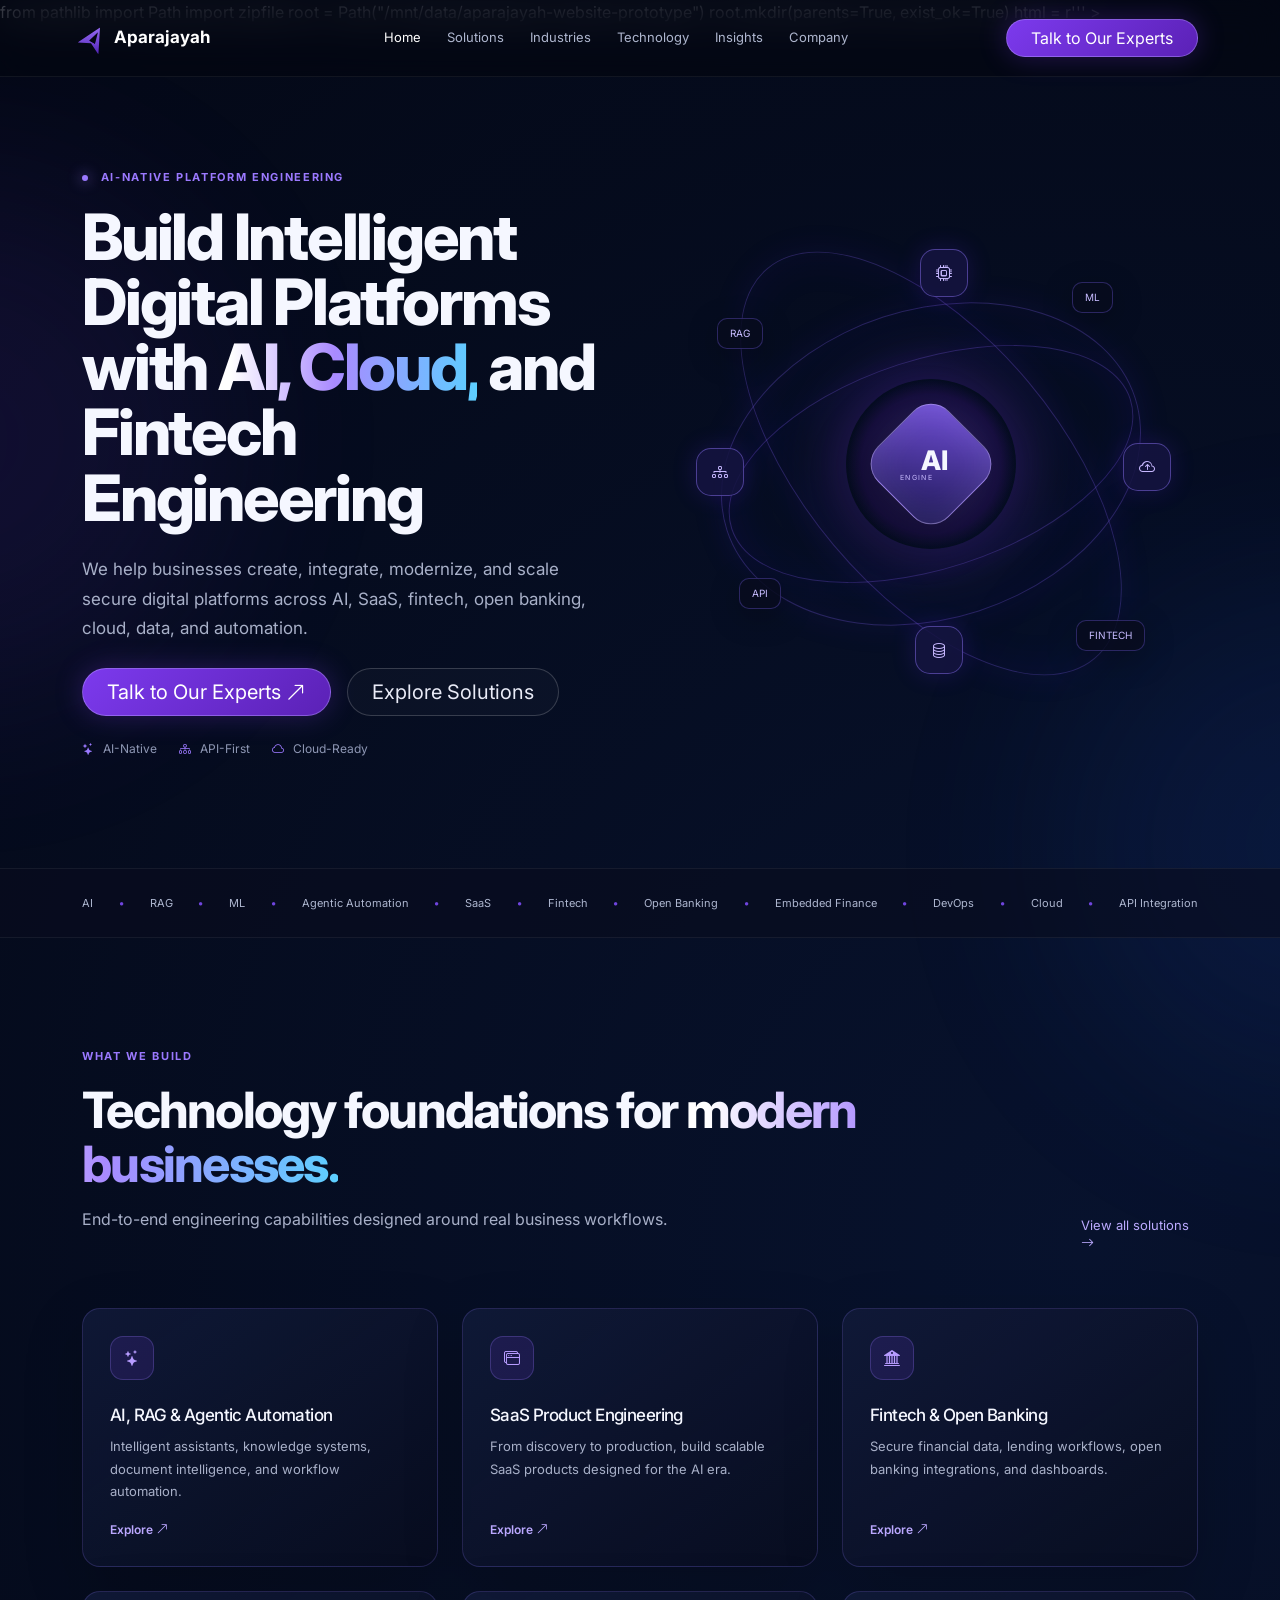
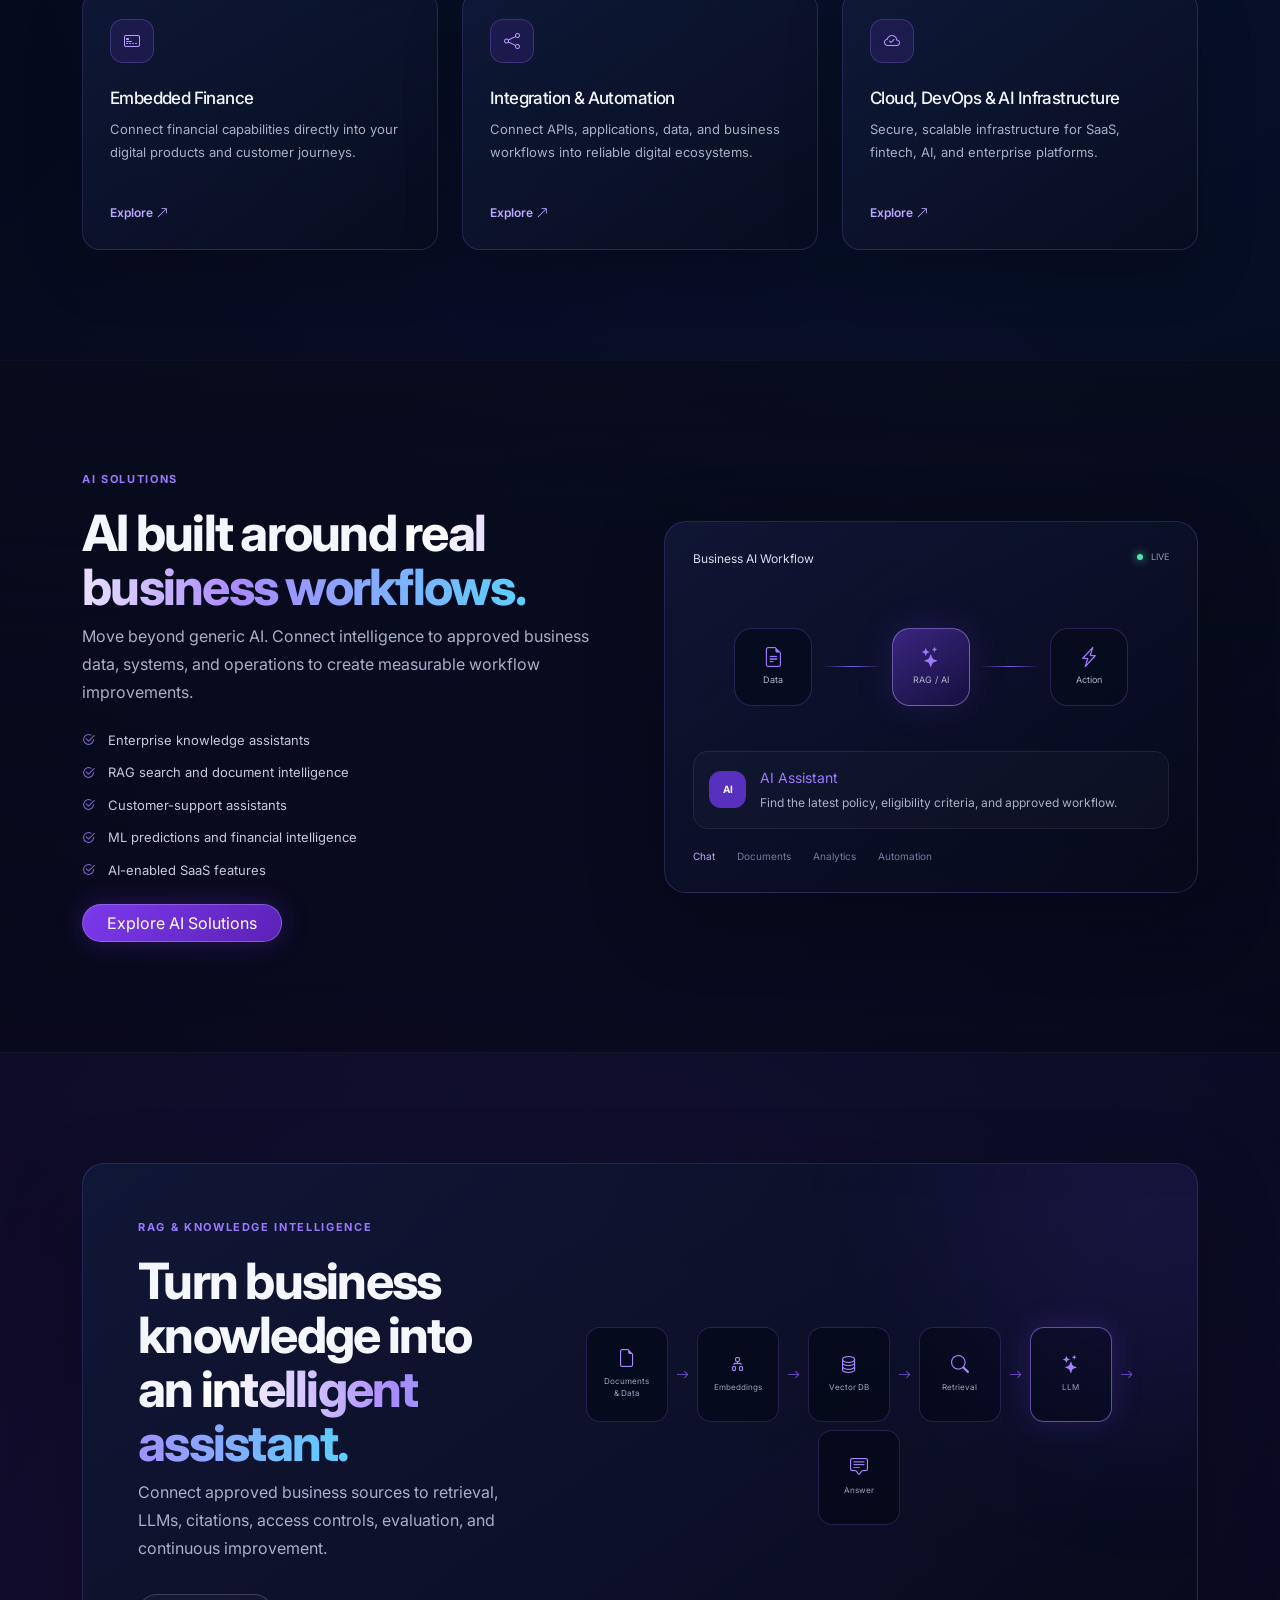
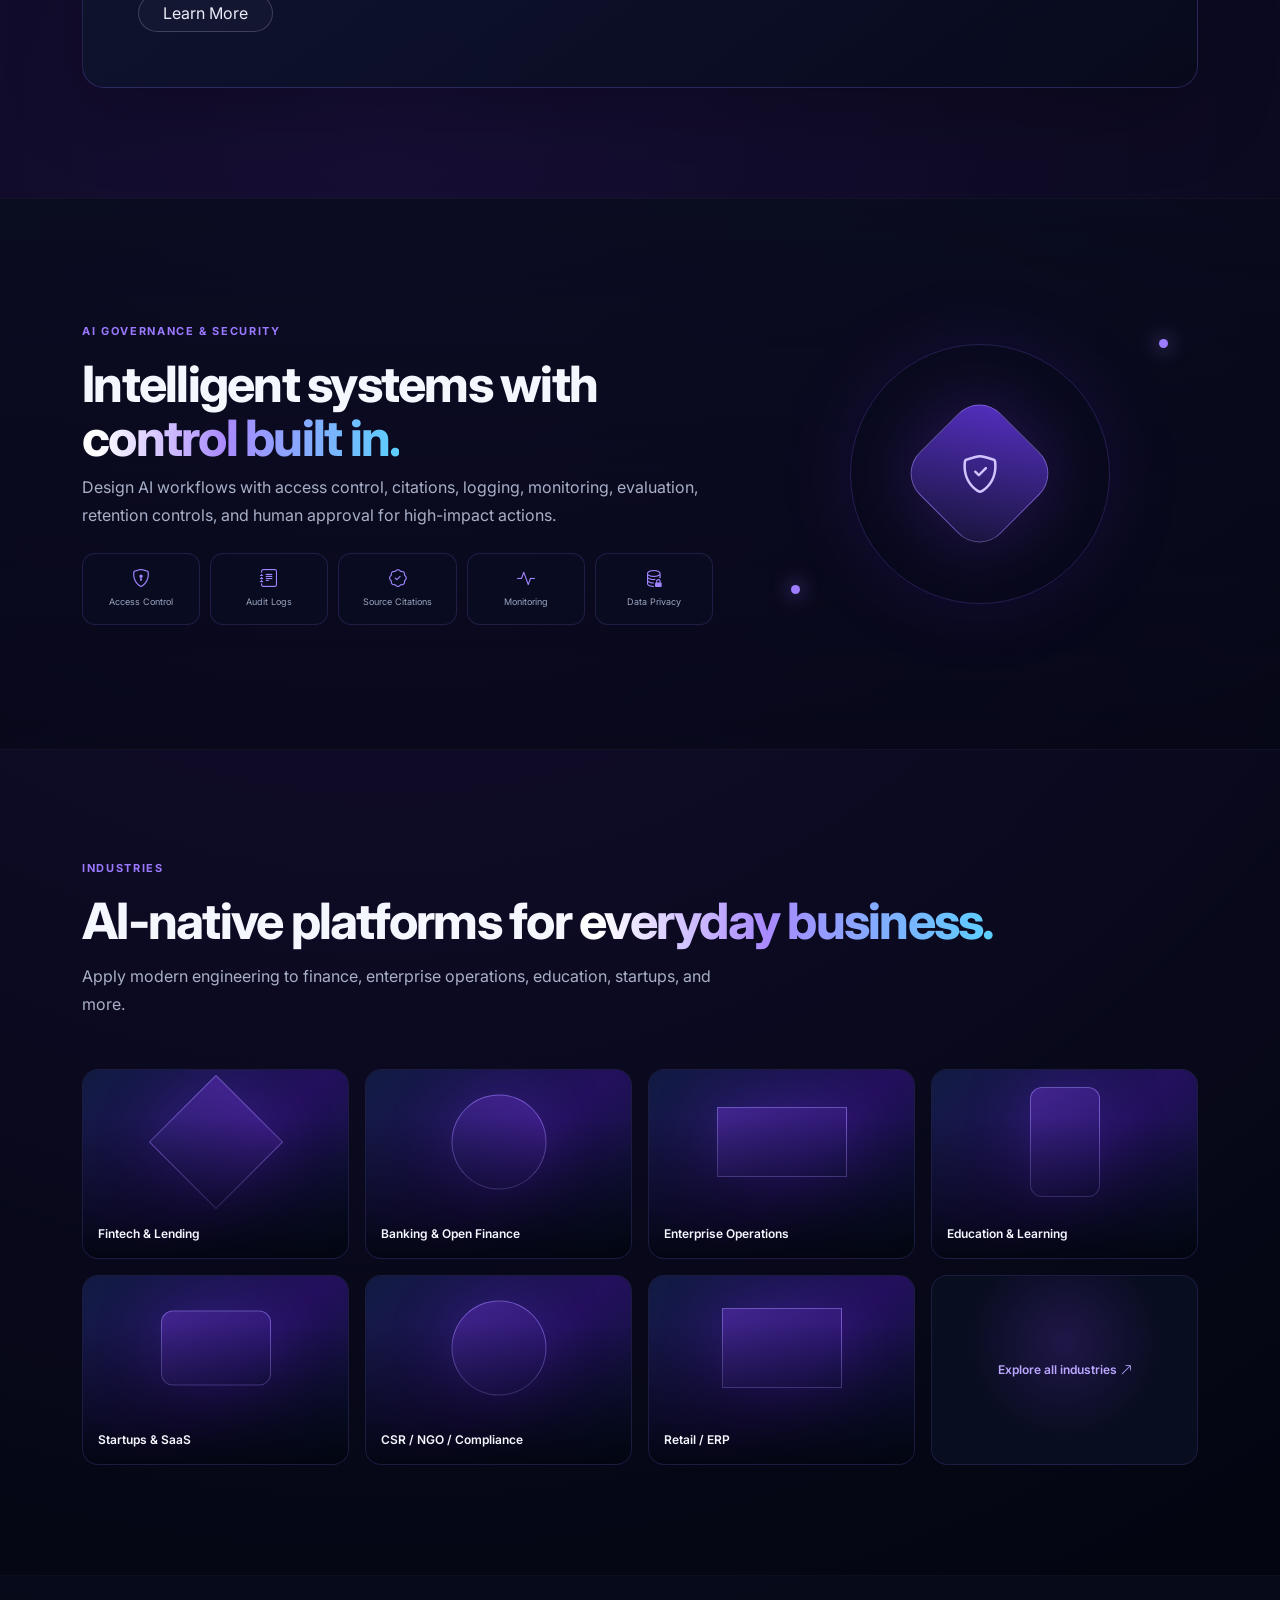
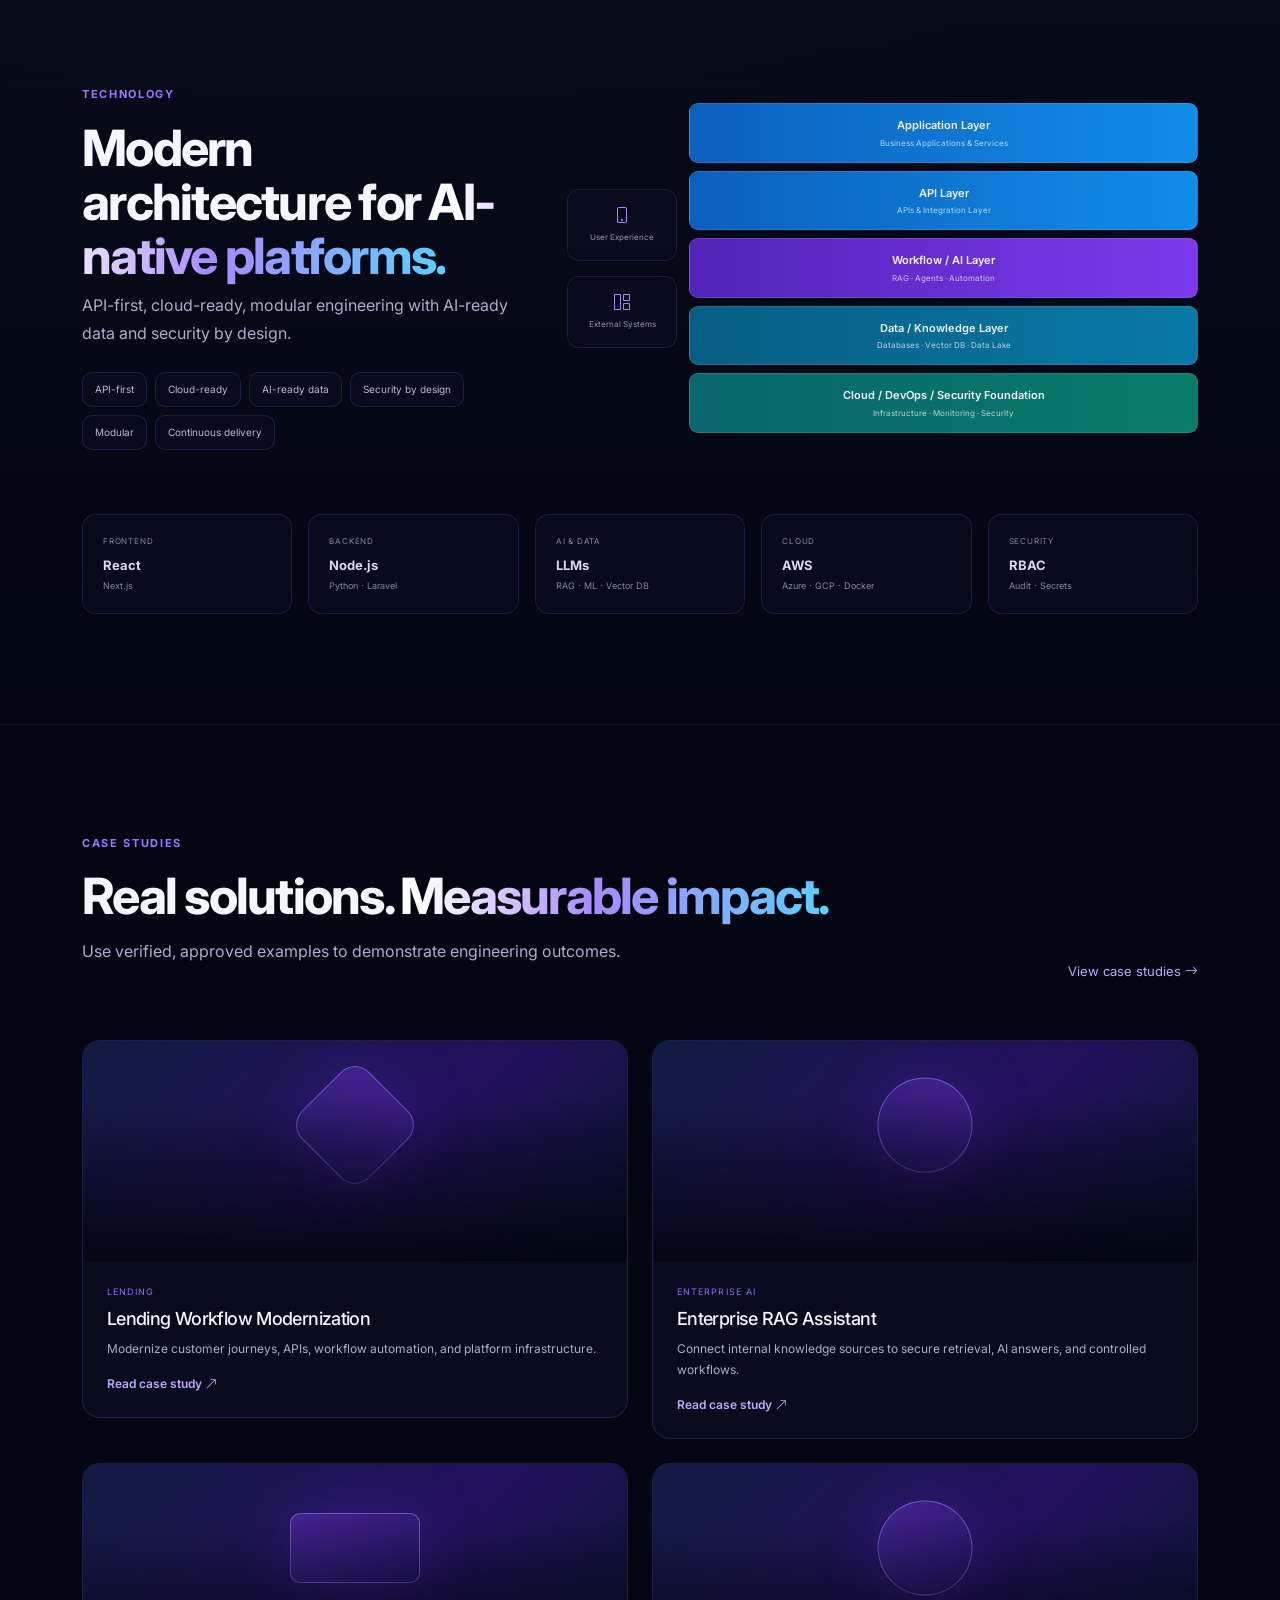
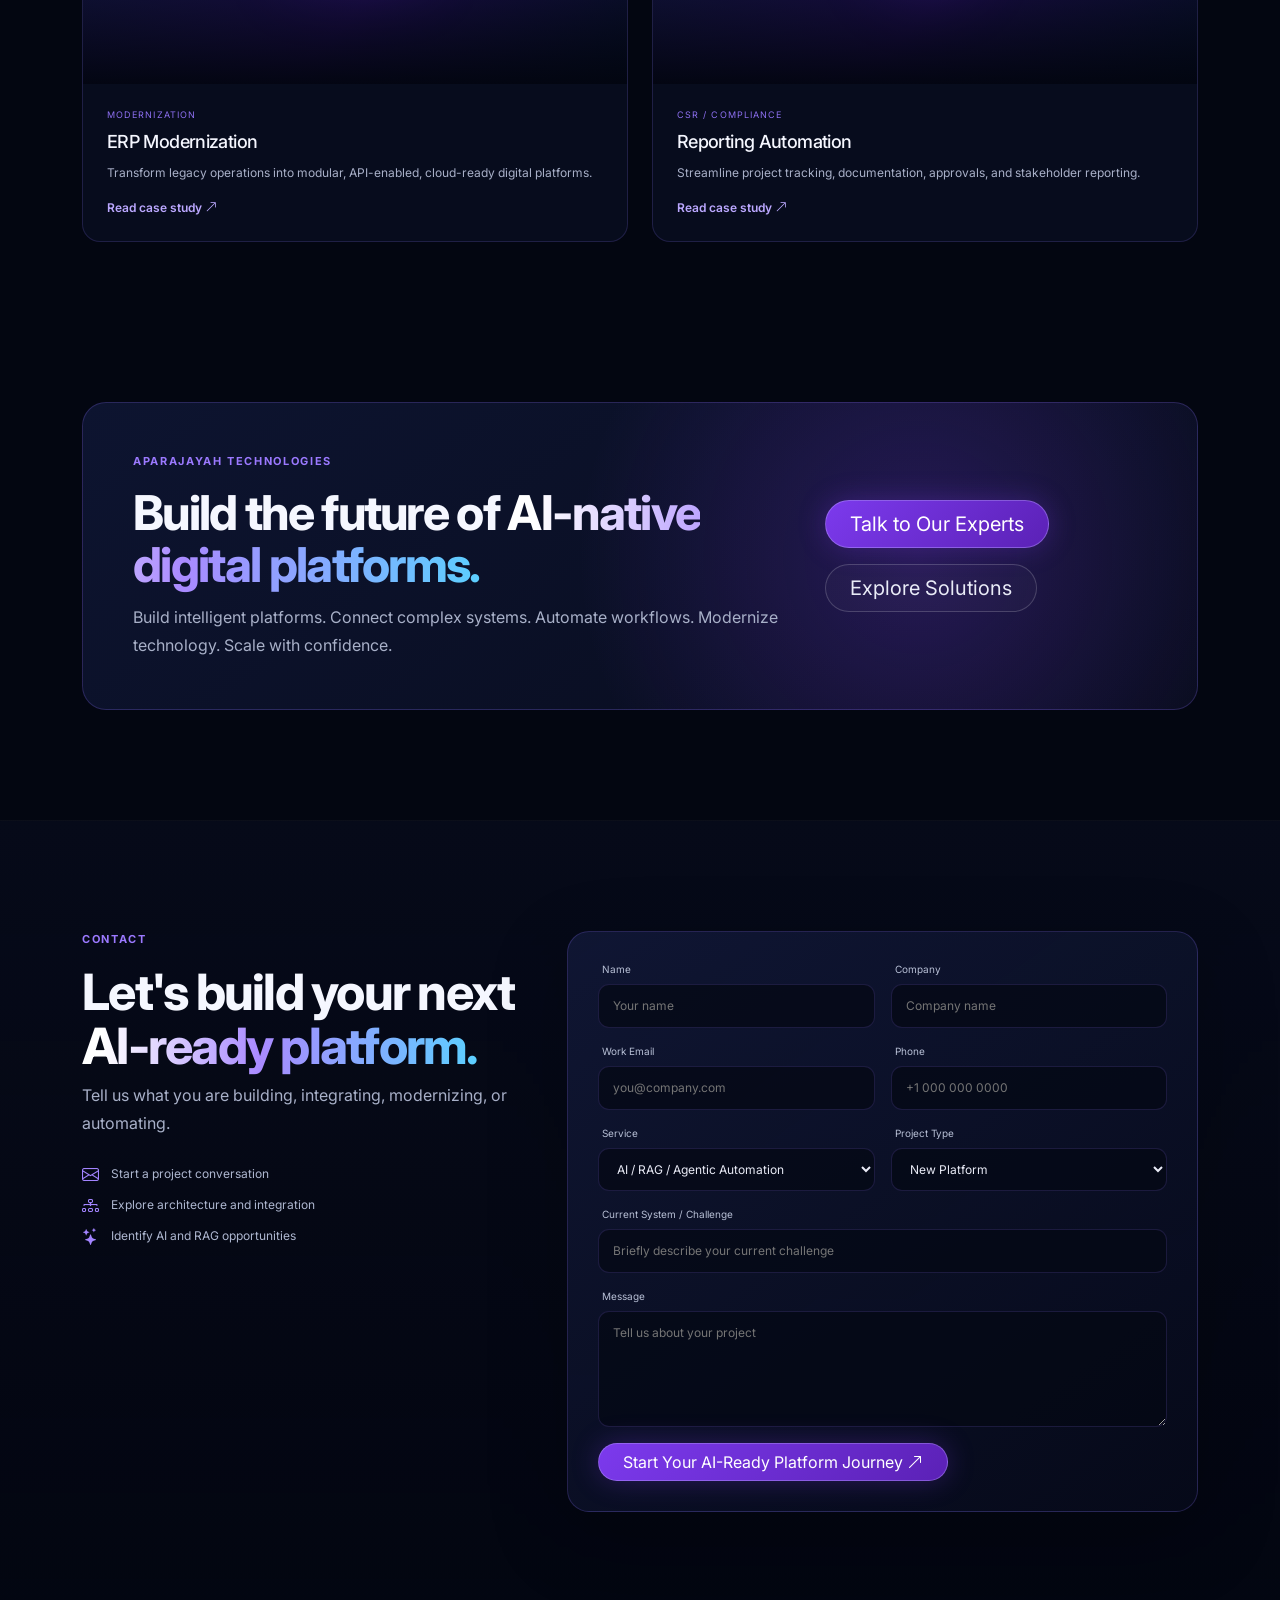
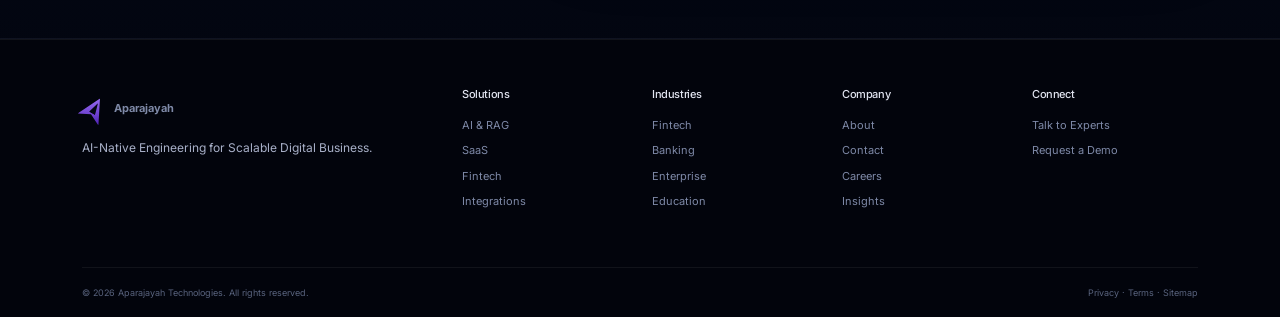
<file: d.html>
from pathlib import Path
import zipfile

root = Path("/mnt/data/aparajayah-website-prototype")
root.mkdir(parents=True, exist_ok=True)

html = r'''<!DOCTYPE html>
<html lang="en">
<head>
  <meta charset="UTF-8">
  <meta name="viewport" content="width=device-width, initial-scale=1.0">
  <meta name="description" content="Aparajayah Technologies — AI-Native Engineering for Scalable Digital Business.">
  <title>Aparajayah Technologies | AI-Native Engineering</title>

  <!-- Bootstrap 5 -->
  <link href="https://cdn.jsdelivr.net/npm/bootstrap@5.3.3/dist/css/bootstrap.min.css" rel="stylesheet">
  <!-- Bootstrap Icons -->
  <link href="https://cdn.jsdelivr.net/npm/bootstrap-icons@1.11.3/font/bootstrap-icons.css" rel="stylesheet">
  <!-- Google Font -->
  <link href="https://fonts.googleapis.com/css2?family=Inter:wght@400;500;600;700;800&display=swap" rel="stylesheet">

  <style>
    
:root {
  --bg: #030611;
  --bg-2: #070b19;
  --panel: rgba(13, 20, 43, .72);
  --panel-strong: #0b1228;
  --border: rgba(146, 122, 255, .20);
  --text: #f5f7ff;
  --muted: #a8b0c8;
  --purple: #7c3aed;
  --purple-2: #9b6cff;
  --blue: #2563eb;
  --cyan: #22d3ee;
}

* { box-sizing: border-box; }
html { scroll-behavior: smooth; }
body {
  margin: 0;
  background:
    radial-gradient(circle at 30% 40%, rgba(124, 58, 237, .16), transparent 32%),
    radial-gradient(circle at 85% 15%, rgba(37, 99, 235, .13), transparent 28%),
    var(--bg);
  color: var(--text);
  font-family: "Inter", sans-serif;
  overflow-x: hidden;
}
a { color: inherit; text-decoration: none; }
p { color: var(--muted); line-height: 1.75; }
h1,h2,h3,h4,h5,h6 { letter-spacing: -.035em; }
.section-space { padding: 110px 0; }
.section-alt { background: linear-gradient(180deg, rgba(8, 12, 28, .75), rgba(3, 6, 17, .45)); border-top: 1px solid rgba(255,255,255,.035); border-bottom: 1px solid rgba(255,255,255,.035); }
.page-glow { position: fixed; width: 520px; height: 520px; border-radius: 50%; filter: blur(100px); opacity: .10; pointer-events: none; z-index: -1; }
.glow-one { background: #7c3aed; left: -300px; top: 20%; }
.glow-two { background: #2563eb; right: -300px; top: 65%; }

.site-nav {
  background: rgba(3,6,17,.68);
  backdrop-filter: blur(18px);
  border-bottom: 1px solid rgba(255,255,255,.06);
  transition: .3s ease;
}
.site-nav .nav-link { color: #aeb6ce; font-size: 13px; padding: 20px 13px !important; }
.site-nav .nav-link:hover, .site-nav .nav-link.active { color: #fff; }
.navbar-brand { font-weight: 700; font-size: 17px; }
.brand-mark {
  width: 24px; height: 24px; position: relative; display: inline-block;
  transform: rotate(30deg);
  background: linear-gradient(145deg, #a77cff, #4f22b5);
  clip-path: polygon(50% 0, 100% 100%, 50% 75%, 0 100%);
}
.brand-mark span { position: absolute; width: 7px; height: 12px; background: #030611; left: 9px; top: 5px; clip-path: polygon(50% 0,100% 100%,0 100%); }

.btn-primary-glow {
  background: linear-gradient(135deg, #7c3aed, #5b21b6);
  border: 1px solid rgba(188,166,255,.4);
  color: white;
  box-shadow: 0 0 28px rgba(124,58,237,.28);
}
.btn-primary-glow:hover { color: #fff; transform: translateY(-1px); box-shadow: 0 0 35px rgba(124,58,237,.45); }
.btn-outline-light-soft { border: 1px solid rgba(255,255,255,.18); color: #e9ebf7; background: rgba(255,255,255,.025); }
.btn-outline-light-soft:hover { color: #fff; border-color: rgba(255,255,255,.4); background: rgba(255,255,255,.07); }

.hero-section { min-height: 800px; display: flex; align-items: center; padding-top: 145px; }
.eyebrow { color: #9b79ff; font-size: 11px; font-weight: 700; letter-spacing: .15em; margin-bottom: 18px; }
.eyebrow span { display: inline-block; width: 6px; height: 6px; border-radius: 50%; background: #9b79ff; margin-right: 8px; box-shadow: 0 0 14px #9b79ff; }
.hero-title { font-size: clamp(42px, 5vw, 72px); line-height: 1.02; font-weight: 800; max-width: 760px; }
.gradient-text { background: linear-gradient(90deg, #fff 5%, #a98aff 45%, #5ccfff 100%); -webkit-background-clip: text; background-clip: text; color: transparent; }
.hero-copy { font-size: 17px; max-width: 650px; margin-top: 25px; }
.hero-meta { display: flex; gap: 22px; flex-wrap: wrap; color: #8e97b4; font-size: 12px; }
.hero-meta i { color: #9b79ff; margin-right: 6px; }

.hero-visual { height: 520px; position: relative; display: flex; justify-content: center; align-items: center; }
.orbital { position: absolute; border: 1px solid rgba(132,98,255,.28); border-radius: 50%; transform: rotate(-18deg); box-shadow: inset 0 0 50px rgba(93,34,233,.06), 0 0 35px rgba(93,34,233,.08); }
.orbital-a { width: 420px; height: 210px; }
.orbital-b { width: 510px; height: 255px; transform: rotate(50deg); }
.orbital-c { width: 310px; height: 430px; transform: rotate(72deg); }
.ai-core {
  width: 170px; height: 170px; border-radius: 50%;
  display: grid; place-items: center;
  background: radial-gradient(circle, rgba(146,103,255,.4), rgba(26,16,69,.9) 58%, transparent 70%);
  box-shadow: 0 0 70px rgba(124,58,237,.4);
  position: relative; z-index: 2;
}
.ai-core-inner {
  width: 100px; height: 100px; border-radius: 25px;
  background: linear-gradient(145deg, #7351db, #1a1550);
  border: 1px solid rgba(208,193,255,.45);
  display: flex; flex-direction: column; align-items: center; justify-content: center;
  transform: rotate(45deg);
  box-shadow: inset 0 0 35px rgba(255,255,255,.08), 0 15px 50px rgba(0,0,0,.4);
}
.ai-core-inner .ai-label, .ai-core-inner small { transform: rotate(-45deg); }
.ai-label { font-size: 27px; font-weight: 800; }
.ai-core-inner small { font-size: 7px; letter-spacing: .2em; color: #c8baff; }
.orbit-node {
  position: absolute; width: 48px; height: 48px; border-radius: 15px; z-index: 3;
  display: grid; place-items: center; color: #c7b8ff;
  background: rgba(22,20,65,.85); border: 1px solid rgba(145,117,255,.45);
  box-shadow: 0 0 24px rgba(93,34,233,.2);
}
.node-top { top: 45px; left: 48%; }
.node-right { right: 5%; top: 46%; }
.node-bottom { bottom: 50px; left: 47%; }
.node-left { left: 6%; top: 47%; }
.floating-chip {
  position: absolute; z-index: 4; padding: 7px 12px; border: 1px solid rgba(130,104,255,.3);
  background: rgba(8,11,30,.82); border-radius: 10px; color: #c7bcff; font-size: 10px; box-shadow: 0 8px 30px rgba(0,0,0,.25);
}
.chip-one { top: 22%; left: 10%; } .chip-two { top: 15%; right: 16%; }
.chip-three { bottom: 22%; left: 14%; } .chip-four { bottom: 14%; right: 10%; }

.capability-strip { border-top: 1px solid rgba(255,255,255,.06); border-bottom: 1px solid rgba(255,255,255,.06); background: rgba(9,13,31,.6); overflow: hidden; }
.capability-track { min-height: 68px; display: flex; align-items: center; justify-content: space-between; gap: 22px; white-space: nowrap; color: #aeb7d0; font-size: 11px; }
.capability-track b { color: #7045df; }

.section-heading { margin-bottom: 35px; }
.section-heading h2, section h2 { font-size: clamp(32px, 4vw, 50px); line-height: 1.08; font-weight: 750; }
.section-heading p { max-width: 650px; margin-top: 14px; }
.text-link { color: #bcaaff; font-size: 13px; }
.text-link:hover { color: white; }

.glass-card {
  height: 100%; padding: 27px; border-radius: 18px;
  background: linear-gradient(145deg, rgba(17,26,57,.86), rgba(8,13,31,.8));
  border: 1px solid var(--border);
  box-shadow: 0 20px 60px rgba(0,0,0,.18);
  transition: .3s ease;
}
.glass-card:hover { transform: translateY(-5px); border-color: rgba(157,127,255,.45); box-shadow: 0 25px 70px rgba(72,32,173,.16); }
.icon-box { width: 44px; height: 44px; border-radius: 13px; display: grid; place-items: center; background: rgba(124,58,237,.14); border: 1px solid rgba(157,127,255,.25); color: #b79cff; margin-bottom: 25px; }
.solution-card h3 { font-size: 17px; margin-bottom: 10px; }
.solution-card p { font-size: 13px; min-height: 70px; }
.solution-card a, .case-card a { color: #bba8ff; font-size: 12px; font-weight: 600; }

.feature-list { display: grid; gap: 13px; margin-top: 25px; }
.feature-list div { font-size: 13px; color: #c5cbe0; }
.feature-list i { color: #9d7cff; margin-right: 9px; }

.workflow-panel, .rag-panel, .contact-form {
  border: 1px solid rgba(141,115,255,.22); border-radius: 22px;
  background: linear-gradient(145deg, rgba(17,24,55,.9), rgba(7,11,27,.84));
  box-shadow: 0 25px 80px rgba(0,0,0,.24);
}


.workflow-panel { padding: 28px; }
.panel-top { display: flex; justify-content: space-between; color: #d8dbec; font-size: 12px; }
.live-dot { color: #8e97b4; font-size: 9px; }
.live-dot i { width: 6px; height: 6px; display: inline-block; background: #56e3ae; border-radius: 50%; box-shadow: 0 0 10px #56e3ae; margin-right: 5px; }
.workflow-row { display: flex; align-items: center; justify-content: center; gap: 10px; margin: 60px 0 45px; }
.workflow-node { width: 78px; height: 78px; border-radius: 18px; border: 1px solid rgba(141,115,255,.24); background: rgba(7,11,30,.85); display: flex; flex-direction: column; justify-content: center; align-items: center; gap: 6px; color: #aeb7d0; }
.workflow-node i { font-size: 20px; color: #9c7bff; }
.workflow-node small { font-size: 9px; }
.workflow-node.active { background: linear-gradient(145deg, rgba(113,65,231,.45), rgba(24,16,66,.9)); border-color: rgba(180,153,255,.5); box-shadow: 0 0 35px rgba(124,58,237,.18); }
.flow-line { width: 60px; height: 1px; background: linear-gradient(90deg, transparent, #7c5be8, transparent); }
.workflow-message { display: flex; gap: 14px; align-items: center; border: 1px solid rgba(255,255,255,.07); background: rgba(255,255,255,.025); border-radius: 15px; padding: 15px; }
.avatar { width: 37px; height: 37px; border-radius: 12px; display: grid; place-items: center; background: #5730be; font-size: 10px; font-weight: 700; }
.workflow-message small { color: #9b79ff; }
.workflow-message p { font-size: 12px; margin: 4px 0 0; }
.workflow-tabs { display: flex; gap: 22px; margin-top: 20px; color: #727c9c; font-size: 10px; }
.workflow-tabs .active { color: #bcaaff; }

.rag-panel { padding: 55px; overflow: hidden; position: relative; }
.rag-panel::before { content: ""; position: absolute; width: 400px; height: 400px; right: -160px; top: -150px; background: #6337dc; opacity: .13; filter: blur(90px); border-radius: 50%; }
.rag-flow { display: flex; align-items: center; justify-content: center; gap: 8px; flex-wrap: wrap; }
.rag-flow > i { color: #7652d9; font-size: 13px; }
.rag-step { min-width: 82px; height: 95px; padding: 10px; border: 1px solid rgba(141,115,255,.22); background: rgba(4,8,22,.65); border-radius: 14px; display: flex; flex-direction: column; justify-content: center; align-items: center; gap: 8px; text-align: center; }
.rag-step i { color: #a989ff; font-size: 18px; }
.rag-step span { font-size: 8px; color: #9da6c1; }
.rag-step.highlight { border-color: rgba(161,126,255,.6); box-shadow: 0 0 30px rgba(124,58,237,.22); }

.security-grid { display: flex; flex-wrap: wrap; gap: 10px; }
.security-grid div { min-width: 110px; flex: 1; padding: 15px 12px; border: 1px solid rgba(141,115,255,.17); background: rgba(10,15,35,.7); border-radius: 13px; text-align: center; }
.security-grid i { display: block; color: #a184ff; font-size: 18px; margin-bottom: 8px; }
.security-grid span { font-size: 9px; color: #9ca6c0; }
.security-visual { height: 330px; position: relative; display: grid; place-items: center; }
.shield-ring { width: 260px; height: 260px; border-radius: 50%; border: 1px solid rgba(127,92,236,.25); box-shadow: 0 0 80px rgba(124,58,237,.12); }
.shield-core { position: absolute; width: 115px; height: 115px; border-radius: 30px; display: grid; place-items: center; background: linear-gradient(145deg,#5630c5,#171337); border: 1px solid rgba(188,165,255,.4); transform: rotate(45deg); box-shadow: 0 0 70px rgba(124,58,237,.28); }
.shield-core i { transform: rotate(-45deg); font-size: 38px; color: #d2c5ff; }
.security-pulse { position: absolute; width: 9px; height: 9px; border-radius: 50%; background: #9d7cff; box-shadow: 0 0 20px #9d7cff; }
.p1 { top: 30px; right: 30px; } .p2 { bottom: 45px; left: 30px; }

.industry-card { height: 190px; position: relative; overflow: hidden; border-radius: 16px; border: 1px solid rgba(141,115,255,.15); background: #080d1f; transition: .3s; }
.industry-card:hover { transform: translateY(-4px); border-color: rgba(160,130,255,.4); }
.industry-card span { position: absolute; left: 15px; right: 15px; bottom: 15px; font-size: 12px; font-weight: 600; z-index: 2; }
.industry-art, .case-art { position: absolute; inset: 0; background: linear-gradient(135deg, #111b42, #24105d 55%, #07142f); }
.industry-art::after, .case-art::after { content: ""; position: absolute; inset: 0; background: linear-gradient(180deg, transparent 25%, rgba(2,5,15,.95)); }
.art-bank::before, .art-open::before, .art-enterprise::before, .art-education::before, .art-saas::before, .art-csr::before, .art-retail::before, .art-lending::before, .art-rag::before, .art-erp::before {
  content: ""; position: absolute; width: 95px; height: 95px; left: 50%; top: 38%; transform: translate(-50%,-50%) rotate(45deg);
  border: 1px solid rgba(160,130,255,.55); box-shadow: 0 0 60px rgba(83,45,189,.4); background: linear-gradient(145deg, rgba(124,58,237,.4), rgba(37,99,235,.05));
}
.art-open::before { border-radius: 50%; }
.art-enterprise::before { width: 130px; height: 70px; transform: translate(-50%,-50%) rotate(0); }
.art-education::before { width: 70px; height: 110px; transform: translate(-50%,-50%) rotate(0); border-radius: 12px; }
.art-saas::before { width: 110px; height: 75px; transform: translate(-50%,-50%) rotate(0); border-radius: 12px; }
.art-csr::before { border-radius: 18px; transform: translate(-50%,-50%) rotate(0); }
.art-retail::before { width: 120px; height: 80px; transform: translate(-50%,-50%) rotate(0); }
.industry-cta { display: grid; place-items: center; background: radial-gradient(circle at 50% 35%, rgba(124,58,237,.2), transparent 55%), #080d1f; }
.industry-cta span { position: static; color: #bba7ff; }

.architecture { display: flex; align-items: center; gap: 12px; }
.arch-side { width: 110px; display: grid; gap: 15px; }
.arch-side div { padding: 17px 8px; border: 1px solid rgba(141,115,255,.16); border-radius: 12px; text-align: center; background: rgba(9,13,32,.7); }
.arch-side i { display: block; color: #a688ff; margin-bottom: 8px; }
.arch-side span { font-size: 8px; color: #8e98b4; }
.arch-stack { flex: 1; display: grid; gap: 8px; }
.arch-layer { border-radius: 9px; padding: 13px 18px; font-size: 11px; font-weight: 600; border: 1px solid rgba(255,255,255,.12); text-align: center; }
.arch-layer small { display: block; font-size: 8px; color: rgba(255,255,255,.7); font-weight: 400; margin-top: 3px; }
.layer-blue { background: linear-gradient(90deg,#0b5fbd,#128ce8); }
.layer-purple { background: linear-gradient(90deg,#5123b8,#7c3aed); }
.layer-cyan { background: linear-gradient(90deg,#075d83,#0879a6); }
.layer-green { background: linear-gradient(90deg,#08666c,#087b69); }

.tech-principles { display: flex; flex-wrap: wrap; gap: 8px; margin-top: 25px; }
.tech-principles span { font-size: 10px; color: #b5bdd3; border: 1px solid rgba(141,115,255,.18); background: rgba(10,15,35,.65); padding: 9px 12px; border-radius: 10px; }
.stack-card { height: 100%; padding: 20px; border: 1px solid rgba(141,115,255,.17); background: rgba(8,13,31,.75); border-radius: 14px; }
.stack-card small { display: block; font-size: 8px; color: #7e89a7; letter-spacing: .1em; margin-bottom: 9px; }
.stack-card strong { display: block; font-size: 13px; color: #d7dbee; }
.stack-card span { display: block; font-size: 9px; color: #7e89a7; margin-top: 4px; }

.case-card { overflow: hidden; border: 1px solid rgba(141,115,255,.18); border-radius: 18px; background: rgba(9,14,33,.8); }
.case-art { height: 220px; position: relative; }
.case-card small { color: #8d70f1; font-size: 9px; letter-spacing: .12em; }
.case-card h3 { font-size: 18px; margin: 9px 0; }
.case-card p { font-size: 12px; }
.art-lending::before { border-radius: 20px; }
.art-rag::before { border-radius: 50%; }
.art-erp::before { width: 130px; height: 70px; transform: translate(-50%,-50%); border-radius: 10px; }
.art-csr::before { border-radius: 50%; }

.final-cta-section { padding-top: 50px; }
.final-cta { padding: 50px; border-radius: 24px; border: 1px solid rgba(141,115,255,.23); background: radial-gradient(circle at 75% 50%, rgba(124,58,237,.25), transparent 40%), linear-gradient(145deg,#0d1430,#080c1d); display: flex; align-items: center; justify-content: space-between; gap: 35px; }
.final-cta h2 { font-size: clamp(32px, 4vw, 48px); margin-bottom: 12px; }
.final-cta p { max-width: 650px; margin-bottom: 0; }

.contact-form { padding: 30px; }
.contact-form label { display: block; color: #b7bfd5; font-size: 10px; margin: 0 0 7px 4px; }
.contact-form input, .contact-form select, .contact-form textarea {
  width: 100%; color: #e9ebf6; background: rgba(4,8,21,.75); border: 1px solid rgba(141,115,255,.17);
  border-radius: 11px; padding: 12px 14px; outline: none; font-size: 12px;
}
.contact-form input:focus, .contact-form select:focus, .contact-form textarea:focus { border-color: rgba(157,127,255,.6); box-shadow: 0 0 0 3px rgba(124,58,237,.08); }
.contact-form select option { background: #0a1023; }
.success-message { display: none; color: #72e1b2; font-size: 11px; }

.contact-points { display: grid; gap: 13px; margin-top: 28px; }
.contact-points div { display: flex; align-items: center; gap: 12px; color: #aeb7d0; font-size: 12px; }
.contact-points i { color: #a384ff; font-size: 17px; }

.site-footer { background: #02040c; border-top: 1px solid rgba(255,255,255,.06); }
.site-footer p { font-size: 12px; max-width: 300px; }
.site-footer h6 { font-size: 11px; color: #e1e4f0; margin-bottom: 16px; }
.site-footer a { display: block; color: #7e89a7; font-size: 11px; margin: 9px 0; }
.site-footer a:hover { color: #c6b8ff; }
.footer-bottom { border-top: 1px solid rgba(255,255,255,.06); padding: 18px 0; color: #59637e; font-size: 9px; }

@media (max-width: 991.98px) {
  .site-nav .nav-link { padding: 11px 0 !important; }
  .site-nav .btn { margin: 10px 0 15px; }
  .hero-section { min-height: auto; padding-top: 135px; }
  .hero-visual { height: 440px; }
  .section-space { padding: 80px 0; }
  .capability-track { justify-content: flex-start; overflow-x: auto; padding: 0 5px; scrollbar-width: none; }
  .capability-track::-webkit-scrollbar { display: none; }
  .final-cta { flex-direction: column; align-items: flex-start; }
}
@media (max-width: 575.98px) {
  .section-space { padding: 65px 0; }
  .hero-title { font-size: 42px; }
  .hero-copy { font-size: 15px; }
  .hero-visual { height: 360px; transform: scale(.86); margin: -20px -20px; }
  .orbital-a { width: 330px; height: 165px; }
  .orbital-b { width: 400px; height: 200px; }
  .orbital-c { width: 240px; height: 340px; }
  .node-left { left: 1%; } .node-right { right: 1%; }
  .chip-one { left: 2%; } .chip-two { right: 2%; }
  .chip-three { left: 4%; } .chip-four { right: 2%; }
  .rag-panel { padding: 30px 20px; }
  .rag-flow { gap: 5px; }
  .rag-flow > i { display: none; }
  .rag-step { min-width: 78px; }
  .architecture { flex-direction: column; }
  .arch-side { width: 100%; grid-template-columns: 1fr 1fr; }
  .final-cta { padding: 30px 22px; }
  .contact-form { padding: 20px; }
}
  </style>>
</head>

<body>
  <!-- Background decoration -->
  <div class="page-glow glow-one"></div>
  <div class="page-glow glow-two"></div>

  <!-- NAVBAR -->
  <nav class="navbar navbar-expand-lg navbar-dark fixed-top site-nav">
    <div class="container">
      <a class="navbar-brand d-flex align-items-center gap-2" href="#home">
        <span class="brand-mark"><span></span></span>
        <span>Aparajayah</span>
      </a>

      <button class="navbar-toggler border-0 shadow-none" type="button"
              data-bs-toggle="collapse" data-bs-target="#mainNav"
              aria-controls="mainNav" aria-expanded="false" aria-label="Toggle navigation">
        <i class="bi bi-list fs-2"></i>
      </button>

      <div class="collapse navbar-collapse" id="mainNav">
        <ul class="navbar-nav mx-auto mb-2 mb-lg-0">
          <li class="nav-item"><a class="nav-link active" href="#home">Home</a></li>
          <li class="nav-item"><a class="nav-link" href="#solutions">Solutions</a></li>
          <li class="nav-item"><a class="nav-link" href="#industries">Industries</a></li>
          <li class="nav-item"><a class="nav-link" href="#technology">Technology</a></li>
          <li class="nav-item"><a class="nav-link" href="#insights">Insights</a></li>
          <li class="nav-item"><a class="nav-link" href="#company">Company</a></li>
        </ul>
        <a href="#contact" class="btn btn-primary-glow rounded-pill px-4">Talk to Our Experts</a>
      </div>
    </div>
  </nav>

  <main id="home">

    <!-- HERO -->
    <section class="hero-section section-space">
      <div class="container">
        <div class="row align-items-center g-5">
          <div class="col-lg-6">
            <div class="eyebrow"><span></span> AI-NATIVE PLATFORM ENGINEERING</div>
            <h1 class="hero-title">
              Build Intelligent Digital Platforms with
              <span class="gradient-text">AI, Cloud,</span>
              and Fintech Engineering
            </h1>
            <p class="hero-copy">
              We help businesses create, integrate, modernize, and scale secure digital
              platforms across AI, SaaS, fintech, open banking, cloud, data, and automation.
            </p>
            <div class="d-flex flex-wrap gap-3 mt-4">
              <a href="#contact" class="btn btn-primary-glow btn-lg rounded-pill px-4">Talk to Our Experts <i class="bi bi-arrow-up-right"></i></a>
              <a href="#solutions" class="btn btn-outline-light-soft btn-lg rounded-pill px-4">Explore Solutions</a>
            </div>
            <div class="hero-meta mt-4">
              <span><i class="bi bi-stars"></i> AI-Native</span>
              <span><i class="bi bi-diagram-3"></i> API-First</span>
              <span><i class="bi bi-cloud"></i> Cloud-Ready</span>
            </div>
          </div>

          <div class="col-lg-6">
            <div class="hero-visual">
              <div class="orbital orbital-a"></div>
              <div class="orbital orbital-b"></div>
              <div class="orbital orbital-c"></div>

              <div class="orbit-node node-top"><i class="bi bi-cpu"></i></div>
              <div class="orbit-node node-right"><i class="bi bi-cloud-arrow-up"></i></div>
              <div class="orbit-node node-bottom"><i class="bi bi-database"></i></div>
              <div class="orbit-node node-left"><i class="bi bi-diagram-3"></i></div>

              <div class="ai-core">
                <div class="ai-core-inner">
                  <span class="ai-label">AI</span>
                  <small>ENGINE</small>
                </div>
              </div>

              <div class="floating-chip chip-one">RAG</div>
              <div class="floating-chip chip-two">ML</div>
              <div class="floating-chip chip-three">API</div>
              <div class="floating-chip chip-four">FINTECH</div>
            </div>
          </div>
        </div>
      </div>
    </section>

    <!-- CAPABILITIES -->
    <section class="capability-strip">
      <div class="container">
        <div class="capability-track">
          <span>AI</span><b>•</b><span>RAG</span><b>•</b><span>ML</span><b>•</b>
          <span>Agentic Automation</span><b>•</b><span>SaaS</span><b>•</b>
          <span>Fintech</span><b>•</b><span>Open Banking</span><b>•</b>
          <span>Embedded Finance</span><b>•</b><span>DevOps</span><b>•</b>
          <span>Cloud</span><b>•</b><span>API Integration</span>
        </div>
      </div>
    </section>

    <!-- WHAT WE BUILD -->
    <section id="solutions" class="section-space">
      <div class="container">
        <div class="section-heading d-flex justify-content-between align-items-end gap-4">
          <div>
            <div class="eyebrow">WHAT WE BUILD</div>
            <h2>Technology foundations for <span class="gradient-text">modern businesses.</span></h2>
            <p>End-to-end engineering capabilities designed around real business workflows.</p>
          </div>
          <a href="#contact" class="text-link d-none d-md-inline">View all solutions <i class="bi bi-arrow-right"></i></a>
        </div>

        <div class="row g-4 mt-2">
          <div class="col-md-6 col-lg-4">
            <div class="glass-card solution-card">
              <div class="icon-box"><i class="bi bi-stars"></i></div>
              <h3>AI, RAG & Agentic Automation</h3>
              <p>Intelligent assistants, knowledge systems, document intelligence, and workflow automation.</p>
              <a href="#technology">Explore <i class="bi bi-arrow-up-right"></i></a>
            </div>
          </div>
          <div class="col-md-6 col-lg-4">
            <div class="glass-card solution-card">
              <div class="icon-box"><i class="bi bi-window-stack"></i></div>
              <h3>SaaS Product Engineering</h3>
              <p>From discovery to production, build scalable SaaS products designed for the AI era.</p>
              <a href="#technology">Explore <i class="bi bi-arrow-up-right"></i></a>
            </div>
          </div>
          <div class="col-md-6 col-lg-4">
            <div class="glass-card solution-card">
              <div class="icon-box"><i class="bi bi-bank2"></i></div>
              <h3>Fintech & Open Banking</h3>
              <p>Secure financial data, lending workflows, open banking integrations, and dashboards.</p>
              <a href="#industries">Explore <i class="bi bi-arrow-up-right"></i></a>
            </div>
          </div>
          <div class="col-md-6 col-lg-4">
            <div class="glass-card solution-card">
              <div class="icon-box"><i class="bi bi-credit-card-2-front"></i></div>
              <h3>Embedded Finance</h3>
              <p>Connect financial capabilities directly into your digital products and customer journeys.</p>
              <a href="#contact">Explore <i class="bi bi-arrow-up-right"></i></a>
            </div>
          </div>
          <div class="col-md-6 col-lg-4">
            <div class="glass-card solution-card">
              <div class="icon-box"><i class="bi bi-share"></i></div>
              <h3>Integration & Automation</h3>
              <p>Connect APIs, applications, data, and business workflows into reliable digital ecosystems.</p>
              <a href="#technology">Explore <i class="bi bi-arrow-up-right"></i></a>
            </div>
          </div>
          <div class="col-md-6 col-lg-4">
            <div class="glass-card solution-card">
              <div class="icon-box"><i class="bi bi-cloud-check"></i></div>
              <h3>Cloud, DevOps & AI Infrastructure</h3>
              <p>Secure, scalable infrastructure for SaaS, fintech, AI, and enterprise platforms.</p>
              <a href="#technology">Explore <i class="bi bi-arrow-up-right"></i></a>
            </div>
          </div>
        </div>
      </div>
    </section>

    <!-- AI WORKFLOWS -->
    <section class="section-space section-alt">
      <div class="container">
        <div class="row align-items-center g-5">
          <div class="col-lg-6">
            <div class="eyebrow">AI SOLUTIONS</div>
            <h2>AI built around <span class="gradient-text">real business workflows.</span></h2>
            <p class="section-copy">
              Move beyond generic AI. Connect intelligence to approved business data,
              systems, and operations to create measurable workflow improvements.
            </p>
            <div class="feature-list">
              <div><i class="bi bi-check2-circle"></i> Enterprise knowledge assistants</div>
              <div><i class="bi bi-check2-circle"></i> RAG search and document intelligence</div>
              <div><i class="bi bi-check2-circle"></i> Customer-support assistants</div>
              <div><i class="bi bi-check2-circle"></i> ML predictions and financial intelligence</div>
              <div><i class="bi bi-check2-circle"></i> AI-enabled SaaS features</div>
            </div>
            <a href="#contact" class="btn btn-primary-glow rounded-pill px-4 mt-4">Explore AI Solutions</a>
          </div>

          <div class="col-lg-6">
            <div class="workflow-panel">
              <div class="panel-top">
                <span>Business AI Workflow</span>
                <span class="live-dot"><i></i> LIVE</span>
              </div>
              <div class="workflow-row">
                <div class="workflow-node"><i class="bi bi-file-earmark-text"></i><small>Data</small></div>
                <div class="flow-line"></div>
                <div class="workflow-node active"><i class="bi bi-stars"></i><small>RAG / AI</small></div>
                <div class="flow-line"></div>
                <div class="workflow-node"><i class="bi bi-lightning-charge"></i><small>Action</small></div>
              </div>
              <div class="workflow-message">
                <div class="avatar">AI</div>
                <div>
                  <small>AI Assistant</small>
                  <p>Find the latest policy, eligibility criteria, and approved workflow.</p>
                </div>
              </div>
              <div class="workflow-tabs">
                <span class="active">Chat</span><span>Documents</span><span>Analytics</span><span>Automation</span>
              </div>
            </div>
          </div>
        </div>
      </div>
    </section>

    <!-- RAG -->
    <section class="section-space">
      <div class="container">
        <div class="rag-panel">
          <div class="row align-items-center g-5">
            <div class="col-lg-5">
              <div class="eyebrow">RAG & KNOWLEDGE INTELLIGENCE</div>
              <h2>Turn business knowledge into an <span class="gradient-text">intelligent assistant.</span></h2>
              <p>
                Connect approved business sources to retrieval, LLMs, citations,
                access controls, evaluation, and continuous improvement.
              </p>
              <a href="#contact" class="btn btn-outline-light-soft rounded-pill px-4 mt-3">Learn More</a>
            </div>
            <div class="col-lg-7">
              <div class="rag-flow">
                <div class="rag-step"><i class="bi bi-file-earmark"></i><span>Documents<br>& Data</span></div>
                <i class="bi bi-arrow-right"></i>
                <div class="rag-step"><i class="bi bi-diagram-2"></i><span>Embeddings</span></div>
                <i class="bi bi-arrow-right"></i>
                <div class="rag-step"><i class="bi bi-database"></i><span>Vector DB</span></div>
                <i class="bi bi-arrow-right"></i>
                <div class="rag-step"><i class="bi bi-search"></i><span>Retrieval</span></div>
                <i class="bi bi-arrow-right"></i>
                <div class="rag-step highlight"><i class="bi bi-stars"></i><span>LLM</span></div>
                <i class="bi bi-arrow-right"></i>
                <div class="rag-step"><i class="bi bi-chat-square-text"></i><span>Answer</span></div>
              </div>
            </div>
          </div>
        </div>
      </div>
    </section>

    <!-- SECURITY -->
    <section class="section-space section-alt">
      <div class="container">
        <div class="row align-items-center g-5">
          <div class="col-lg-7">
            <div class="eyebrow">AI GOVERNANCE & SECURITY</div>
            <h2>Intelligent systems with <span class="gradient-text">control built in.</span></h2>
            <p class="section-copy">
              Design AI workflows with access control, citations, logging, monitoring,
              evaluation, retention controls, and human approval for high-impact actions.
            </p>
            <div class="security-grid mt-4">
              <div><i class="bi bi-shield-lock"></i><span>Access Control</span></div>
              <div><i class="bi bi-journal-text"></i><span>Audit Logs</span></div>
              <div><i class="bi bi-patch-check"></i><span>Source Citations</span></div>
              <div><i class="bi bi-activity"></i><span>Monitoring</span></div>
              <div><i class="bi bi-database-lock"></i><span>Data Privacy</span></div>
            </div>
          </div>
          <div class="col-lg-5">
            <div class="security-visual">
              <div class="shield-ring"></div>
              <div class="shield-core"><i class="bi bi-shield-check"></i></div>
              <div class="security-pulse p1"></div>
              <div class="security-pulse p2"></div>
            </div>
          </div>
        </div>
      </div>
    </section>

    <!-- INDUSTRIES -->
    <section id="industries" class="section-space">
      <div class="container">
        <div class="section-heading">
          <div class="eyebrow">INDUSTRIES</div>
          <h2>AI-native platforms for <span class="gradient-text">everyday business.</span></h2>
          <p>Apply modern engineering to finance, enterprise operations, education, startups, and more.</p>
        </div>

        <div class="row g-3 mt-3">
          <div class="col-6 col-lg-3"><div class="industry-card"><div class="industry-art art-bank"></div><span>Fintech & Lending</span></div></div>
          <div class="col-6 col-lg-3"><div class="industry-card"><div class="industry-art art-open"></div><span>Banking & Open Finance</span></div></div>
          <div class="col-6 col-lg-3"><div class="industry-card"><div class="industry-art art-enterprise"></div><span>Enterprise Operations</span></div></div>
          <div class="col-6 col-lg-3"><div class="industry-card"><div class="industry-art art-education"></div><span>Education & Learning</span></div></div>
          <div class="col-6 col-lg-3"><div class="industry-card"><div class="industry-art art-saas"></div><span>Startups & SaaS</span></div></div>
          <div class="col-6 col-lg-3"><div class="industry-card"><div class="industry-art art-csr"></div><span>CSR / NGO / Compliance</span></div></div>
          <div class="col-6 col-lg-3"><div class="industry-card"><div class="industry-art art-retail"></div><span>Retail / ERP</span></div></div>
          <div class="col-6 col-lg-3"><div class="industry-card industry-cta"><span>Explore all industries <i class="bi bi-arrow-up-right"></i></span></div></div>
        </div>
      </div>
    </section>

    <!-- TECHNOLOGY -->
    <section id="technology" class="section-space section-alt">
      <div class="container">
        <div class="row align-items-center g-5">
          <div class="col-lg-5">
            <div class="eyebrow">TECHNOLOGY</div>
            <h2>Modern architecture for <span class="gradient-text">AI-native platforms.</span></h2>
            <p class="section-copy">
              API-first, cloud-ready, modular engineering with AI-ready data and security by design.
            </p>
            <div class="tech-principles">
              <span>API-first</span><span>Cloud-ready</span><span>AI-ready data</span>
              <span>Security by design</span><span>Modular</span><span>Continuous delivery</span>
            </div>
          </div>

          <div class="col-lg-7">
            <div class="architecture">
              <div class="arch-side">
                <div><i class="bi bi-phone"></i><span>User Experience</span></div>
                <div><i class="bi bi-grid-1x2"></i><span>External Systems</span></div>
              </div>
              <div class="arch-stack">
                <div class="arch-layer layer-blue">Application Layer <small>Business Applications & Services</small></div>
                <div class="arch-layer layer-blue">API Layer <small>APIs & Integration Layer</small></div>
                <div class="arch-layer layer-purple">Workflow / AI Layer <small>RAG · Agents · Automation</small></div>
                <div class="arch-layer layer-cyan">Data / Knowledge Layer <small>Databases · Vector DB · Data Lake</small></div>
                <div class="arch-layer layer-green">Cloud / DevOps / Security Foundation <small>Infrastructure · Monitoring · Security</small></div>
              </div>
            </div>
          </div>
        </div>

        <div class="row g-3 mt-5">
          <div class="col-6 col-lg"><div class="stack-card"><small>FRONTEND</small><strong>React</strong><span>Next.js</span></div></div>
          <div class="col-6 col-lg"><div class="stack-card"><small>BACKEND</small><strong>Node.js</strong><span>Python · Laravel</span></div></div>
          <div class="col-6 col-lg"><div class="stack-card"><small>AI & DATA</small><strong>LLMs</strong><span>RAG · ML · Vector DB</span></div></div>
          <div class="col-6 col-lg"><div class="stack-card"><small>CLOUD</small><strong>AWS</strong><span>Azure · GCP · Docker</span></div></div>
          <div class="col-6 col-lg"><div class="stack-card"><small>SECURITY</small><strong>RBAC</strong><span>Audit · Secrets</span></div></div>
        </div>
      </div>
    </section>

    <!-- CASE STUDIES -->
    <section class="section-space">
      <div class="container">
        <div class="section-heading d-flex justify-content-between align-items-end">
          <div>
            <div class="eyebrow">CASE STUDIES</div>
            <h2>Real solutions. <span class="gradient-text">Measurable impact.</span></h2>
            <p>Use verified, approved examples to demonstrate engineering outcomes.</p>
          </div>
          <a href="#contact" class="text-link d-none d-md-inline">View case studies <i class="bi bi-arrow-right"></i></a>
        </div>

        <div class="row g-4 mt-2">
          <div class="col-md-6">
            <div class="case-card">
              <div class="case-art art-lending"></div>
              <div class="p-4">
                <small>LENDING</small>
                <h3>Lending Workflow Modernization</h3>
                <p>Modernize customer journeys, APIs, workflow automation, and platform infrastructure.</p>
                <a href="#contact">Read case study <i class="bi bi-arrow-up-right"></i></a>
              </div>
            </div>
          </div>
          <div class="col-md-6">
            <div class="case-card">
              <div class="case-art art-rag"></div>
              <div class="p-4">
                <small>ENTERPRISE AI</small>
                <h3>Enterprise RAG Assistant</h3>
                <p>Connect internal knowledge sources to secure retrieval, AI answers, and controlled workflows.</p>
                <a href="#contact">Read case study <i class="bi bi-arrow-up-right"></i></a>
              </div>
            </div>
          </div>
          <div class="col-md-6">
            <div class="case-card">
              <div class="case-art art-erp"></div>
              <div class="p-4">
                <small>MODERNIZATION</small>
                <h3>ERP Modernization</h3>
                <p>Transform legacy operations into modular, API-enabled, cloud-ready digital platforms.</p>
                <a href="#contact">Read case study <i class="bi bi-arrow-up-right"></i></a>
              </div>
            </div>
          </div>
          <div class="col-md-6">
            <div class="case-card">
              <div class="case-art art-csr"></div>
              <div class="p-4">
                <small>CSR / COMPLIANCE</small>
                <h3>Reporting Automation</h3>
                <p>Streamline project tracking, documentation, approvals, and stakeholder reporting.</p>
                <a href="#contact">Read case study <i class="bi bi-arrow-up-right"></i></a>
              </div>
            </div>
          </div>
        </div>
      </div>
    </section>

    <!-- COMPANY / CTA -->
    <section id="company" class="section-space final-cta-section">
      <div class="container">
        <div class="final-cta">
          <div>
            <div class="eyebrow">APARAJAYAH TECHNOLOGIES</div>
            <h2>Build the future of <span class="gradient-text">AI-native digital platforms.</span></h2>
            <p>Build intelligent platforms. Connect complex systems. Automate workflows. Modernize technology. Scale with confidence.</p>
          </div>
          <div class="d-flex flex-wrap gap-3">
            <a href="#contact" class="btn btn-primary-glow btn-lg rounded-pill px-4">Talk to Our Experts</a>
            <a href="#solutions" class="btn btn-outline-light-soft btn-lg rounded-pill px-4">Explore Solutions</a>
          </div>
        </div>
      </div>
    </section>

    <!-- CONTACT -->
    <section id="contact" class="section-space section-alt">
      <div class="container">
        <div class="row g-5 align-items-start">
          <div class="col-lg-5">
            <div class="eyebrow">CONTACT</div>
            <h2>Let's build your next <span class="gradient-text">AI-ready platform.</span></h2>
            <p class="section-copy">
              Tell us what you are building, integrating, modernizing, or automating.
            </p>
            <div class="contact-points">
              <div><i class="bi bi-envelope"></i><span>Start a project conversation</span></div>
              <div><i class="bi bi-diagram-3"></i><span>Explore architecture and integration</span></div>
              <div><i class="bi bi-stars"></i><span>Identify AI and RAG opportunities</span></div>
            </div>
          </div>

          <div class="col-lg-7">
            <form class="contact-form" onsubmit="event.preventDefault(); showSuccess();">
              <div class="row g-3">
                <div class="col-md-6"><label>Name</label><input type="text" placeholder="Your name" required></div>
                <div class="col-md-6"><label>Company</label><input type="text" placeholder="Company name"></div>
                <div class="col-md-6"><label>Work Email</label><input type="email" placeholder="you@company.com" required></div>
                <div class="col-md-6"><label>Phone</label><input type="tel" placeholder="+1 000 000 0000"></div>
                <div class="col-md-6">
                  <label>Service</label>
                  <select>
                    <option>AI / RAG / Agentic Automation</option>
                    <option>SaaS Product Engineering</option>
                    <option>Fintech / Open Banking</option>
                    <option>Embedded Finance</option>
                    <option>API Integration / Automation</option>
                    <option>Legacy Modernization</option>
                    <option>Cloud / DevOps</option>
                    <option>Data / ML</option>
                    <option>Technology Implementation</option>
                  </select>
                </div>
                <div class="col-md-6">
                  <label>Project Type</label>
                  <select>
                    <option>New Platform</option>
                    <option>Modernization</option>
                    <option>Integration</option>
                    <option>AI Enablement</option>
                    <option>Ongoing Engineering</option>
                  </select>
                </div>
                <div class="col-12"><label>Current System / Challenge</label><input type="text" placeholder="Briefly describe your current challenge"></div>
                <div class="col-12"><label>Message</label><textarea rows="5" placeholder="Tell us about your project"></textarea></div>
                <div class="col-12"><button class="btn btn-primary-glow rounded-pill px-4" type="submit">Start Your AI-Ready Platform Journey <i class="bi bi-arrow-up-right"></i></button></div>
              </div>
              <div id="formSuccess" class="success-message mt-3">Thanks — your message has been captured in this prototype.</div>
            </form>
          </div>
        </div>
      </div>
    </section>
  </main>

  <!-- FOOTER -->
  <footer class="site-footer">
    <div class="container">
      <div class="row g-4 py-5">
        <div class="col-lg-4">
          <a class="navbar-brand d-flex align-items-center gap-2 mb-3" href="#home">
            <span class="brand-mark"><span></span></span>
            <span>Aparajayah</span>
          </a>
          <p>AI-Native Engineering for Scalable Digital Business.</p>
        </div>
        <div class="col-6 col-lg-2">
          <h6>Solutions</h6>
          <a href="#solutions">AI & RAG</a><a href="#solutions">SaaS</a><a href="#solutions">Fintech</a><a href="#solutions">Integrations</a>
        </div>
        <div class="col-6 col-lg-2">
          <h6>Industries</h6>
          <a href="#industries">Fintech</a><a href="#industries">Banking</a><a href="#industries">Enterprise</a><a href="#industries">Education</a>
        </div>
        <div class="col-6 col-lg-2">
          <h6>Company</h6>
          <a href="#company">About</a><a href="#contact">Contact</a><a href="#contact">Careers</a><a href="#insights">Insights</a>
        </div>
        <div class="col-6 col-lg-2">
          <h6>Connect</h6>
          <a href="#contact">Talk to Experts</a><a href="#contact">Request a Demo</a>
        </div>
      </div>
      <div class="footer-bottom d-flex flex-column flex-md-row justify-content-between gap-2">
        <span>© 2026 Aparajayah Technologies. All rights reserved.</span>
        <span>Privacy · Terms · Sitemap</span>
      </div>
    </div>
  </footer>

  <script src="https://cdn.jsdelivr.net/npm/bootstrap@5.3.3/dist/js/bootstrap.bundle.min.js"></script>
  <script>

const nav = document.querySelector('.site-nav');

window.addEventListener('scroll', () => {
  if (window.scrollY > 30) {
    nav.style.background = 'rgba(3,6,17,.90)';
  } else {
    nav.style.background = 'rgba(3,6,17,.68)';
  }
});

document.querySelectorAll('#mainNav .nav-link').forEach(link => {
  link.addEventListener('click', () => {
    const collapse = document.querySelector('#mainNav');
    if (collapse.classList.contains('show')) {
      bootstrap.Collapse.getOrCreateInstance(collapse).hide();
    }
  });
});

function showSuccess() {
  const message = document.getElementById('formSuccess');
  message.style.display = 'block';
  setTimeout(() => message.style.display = 'none', 4500);
}


  </script>
</body>
</html>
</file>
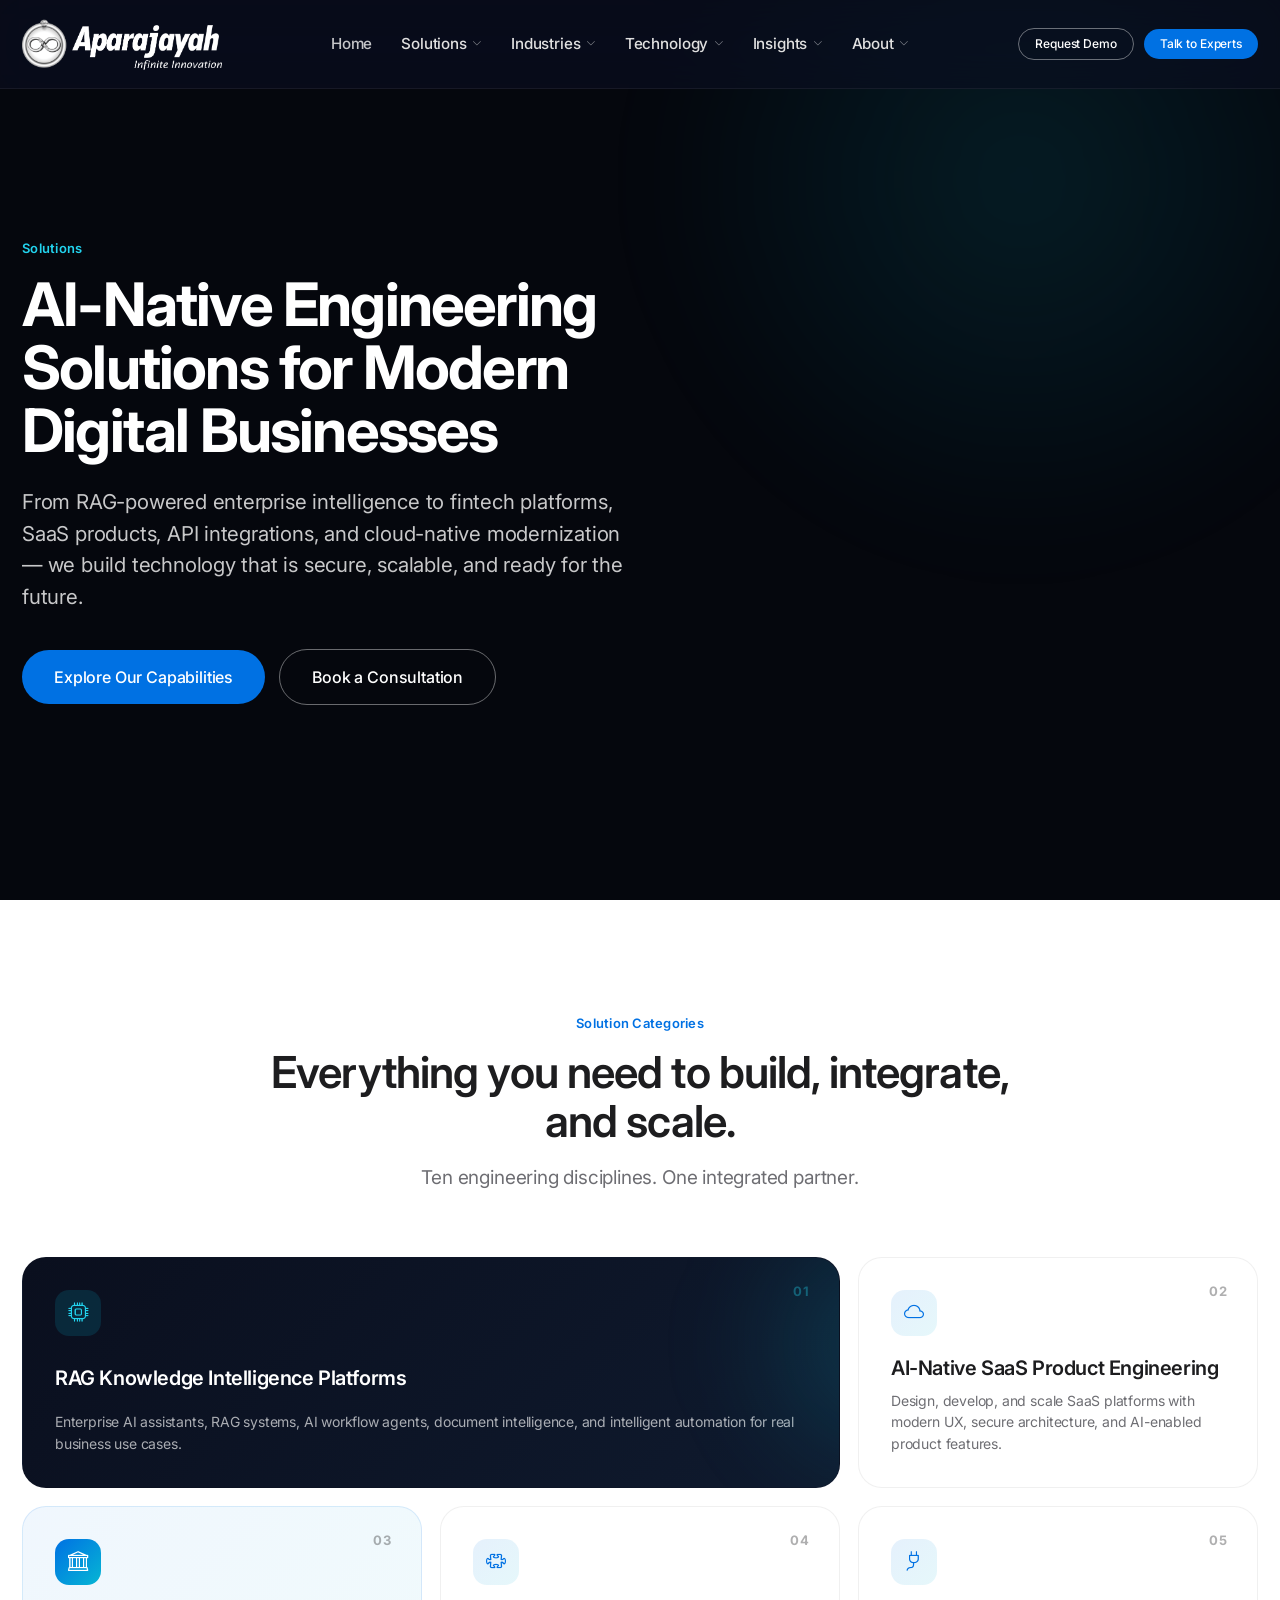
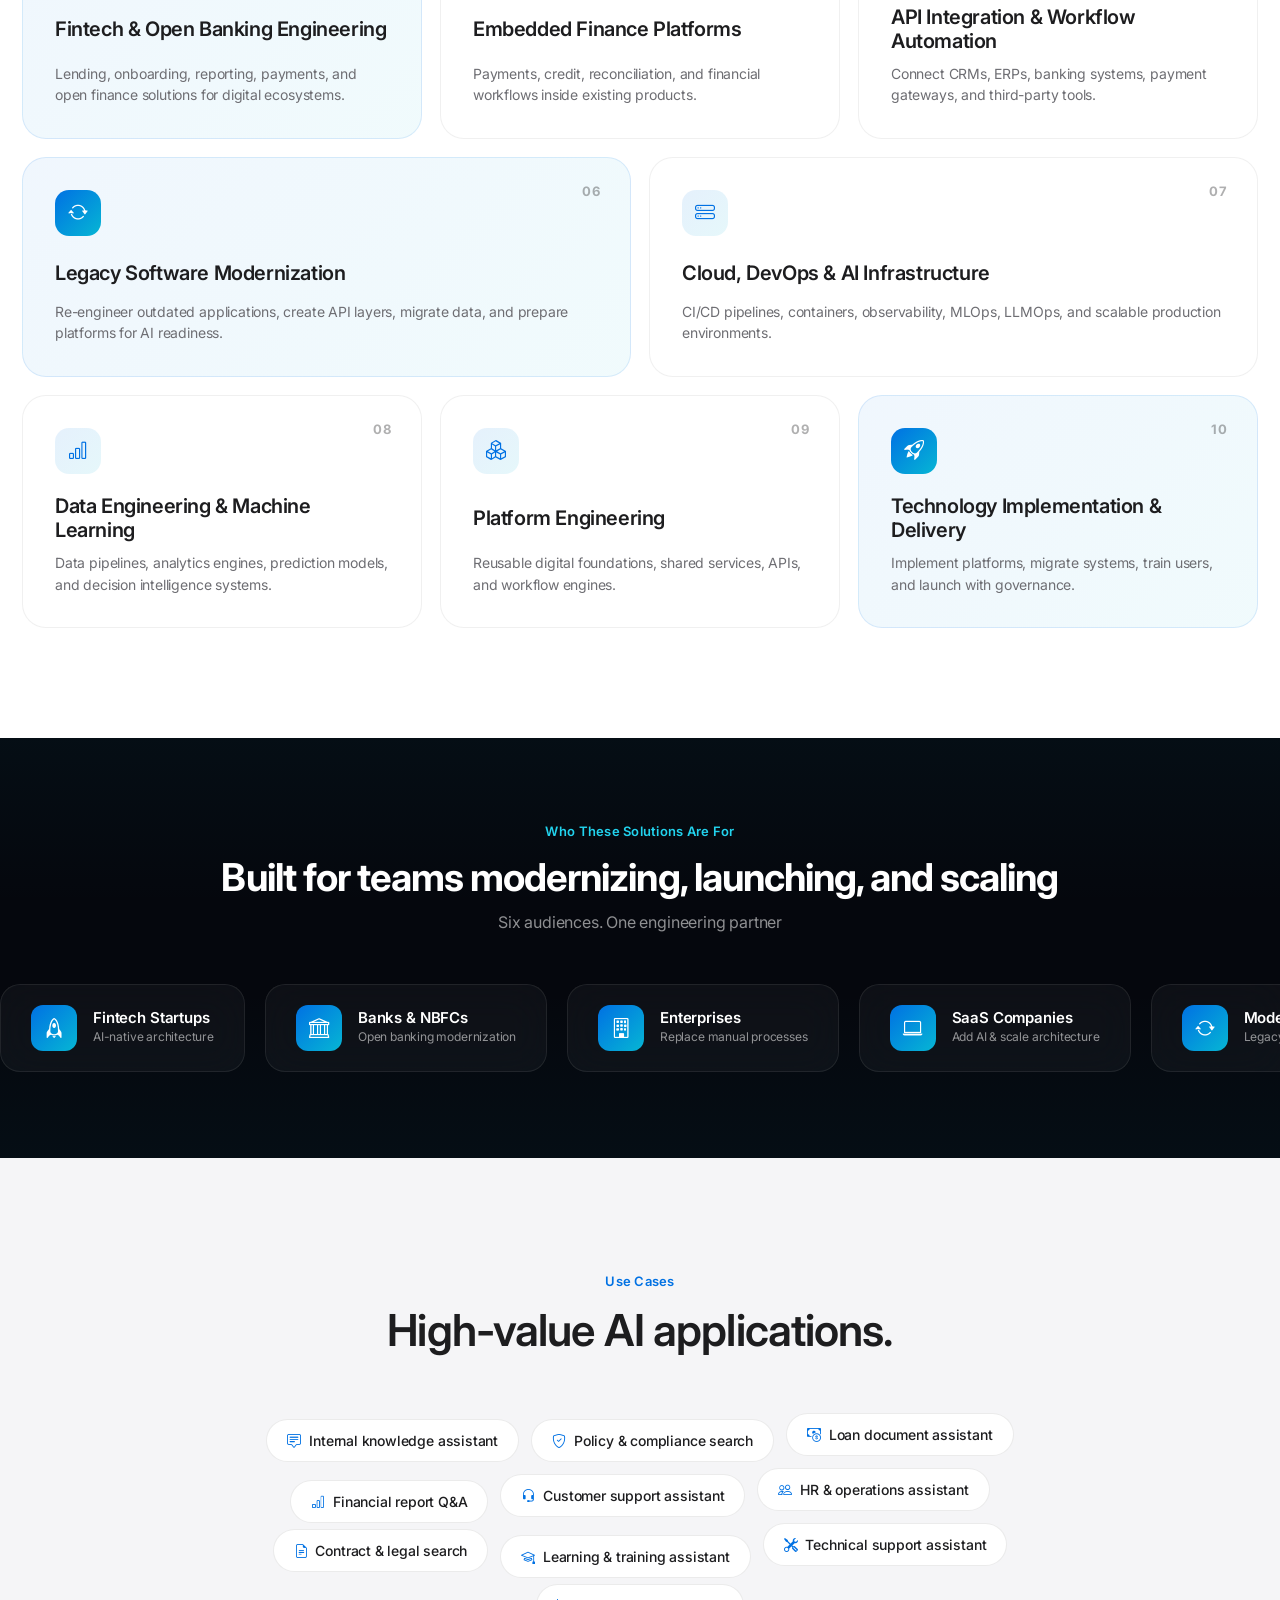
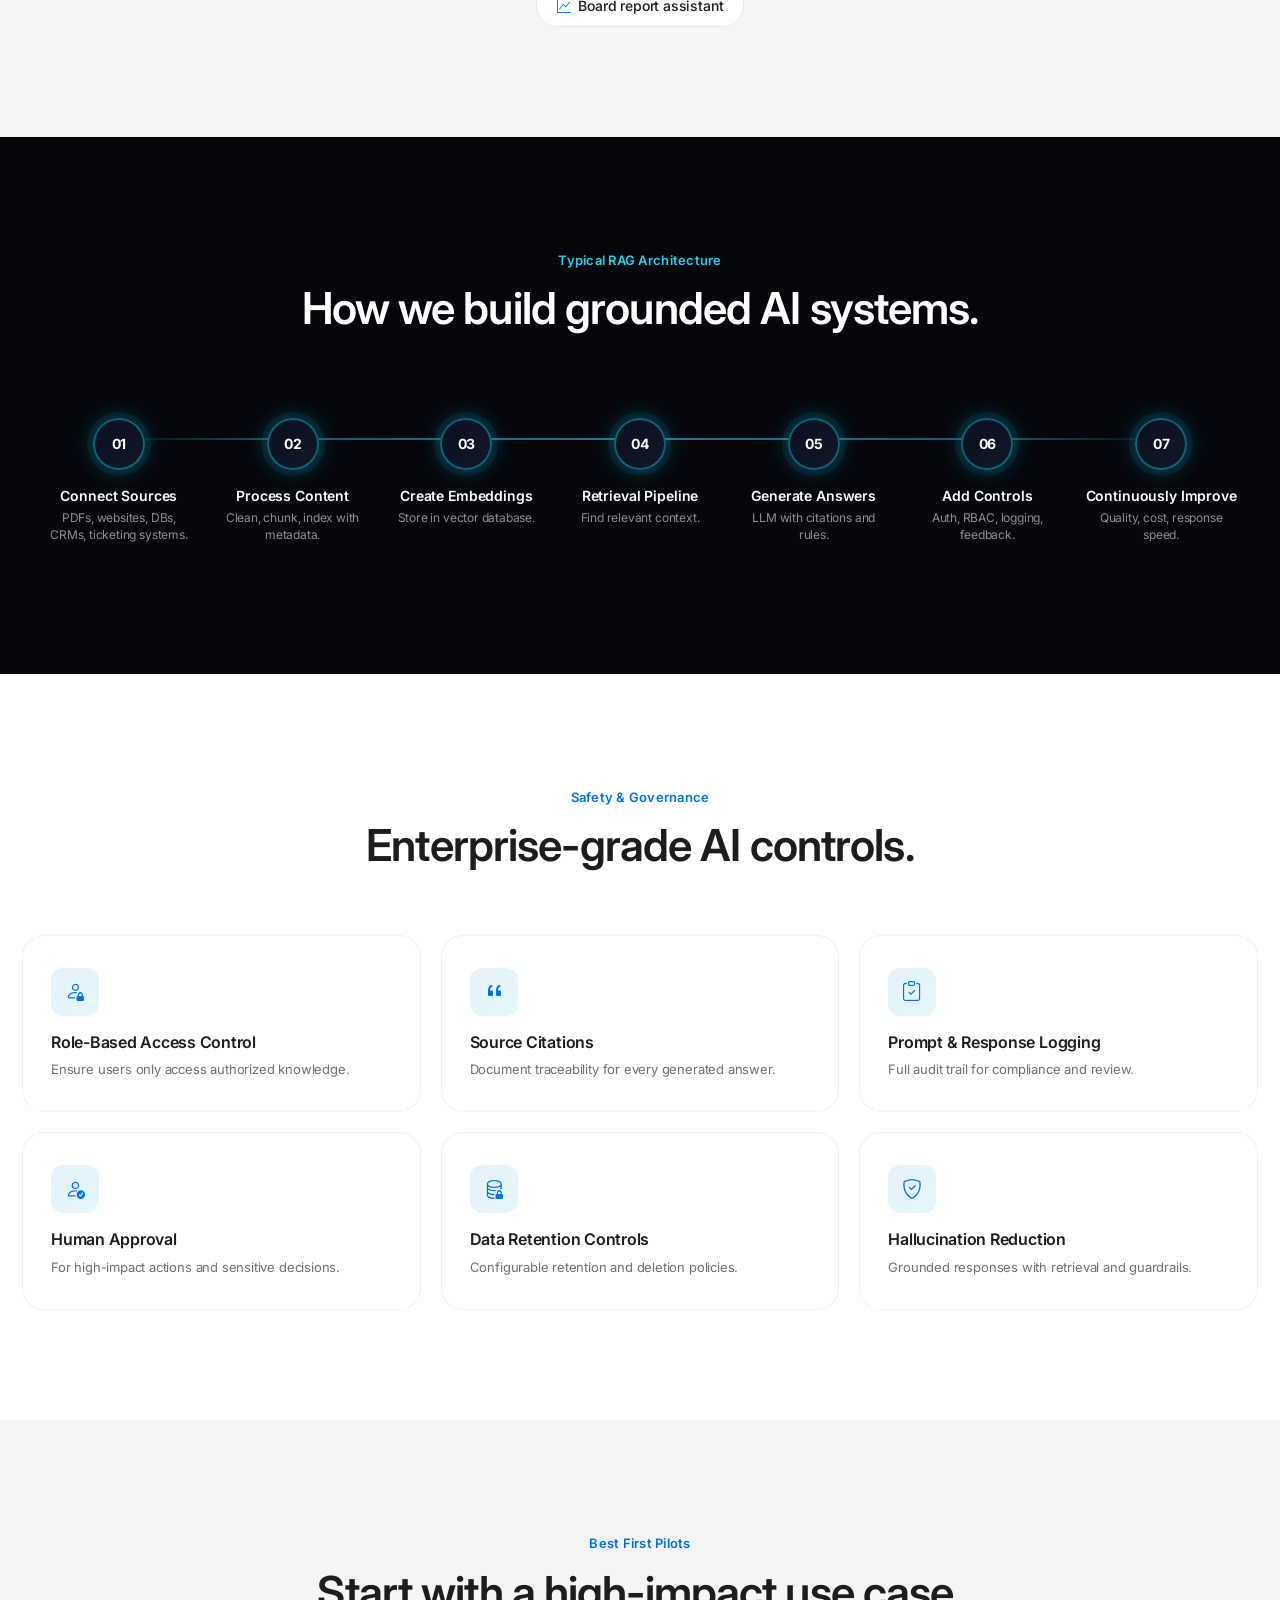
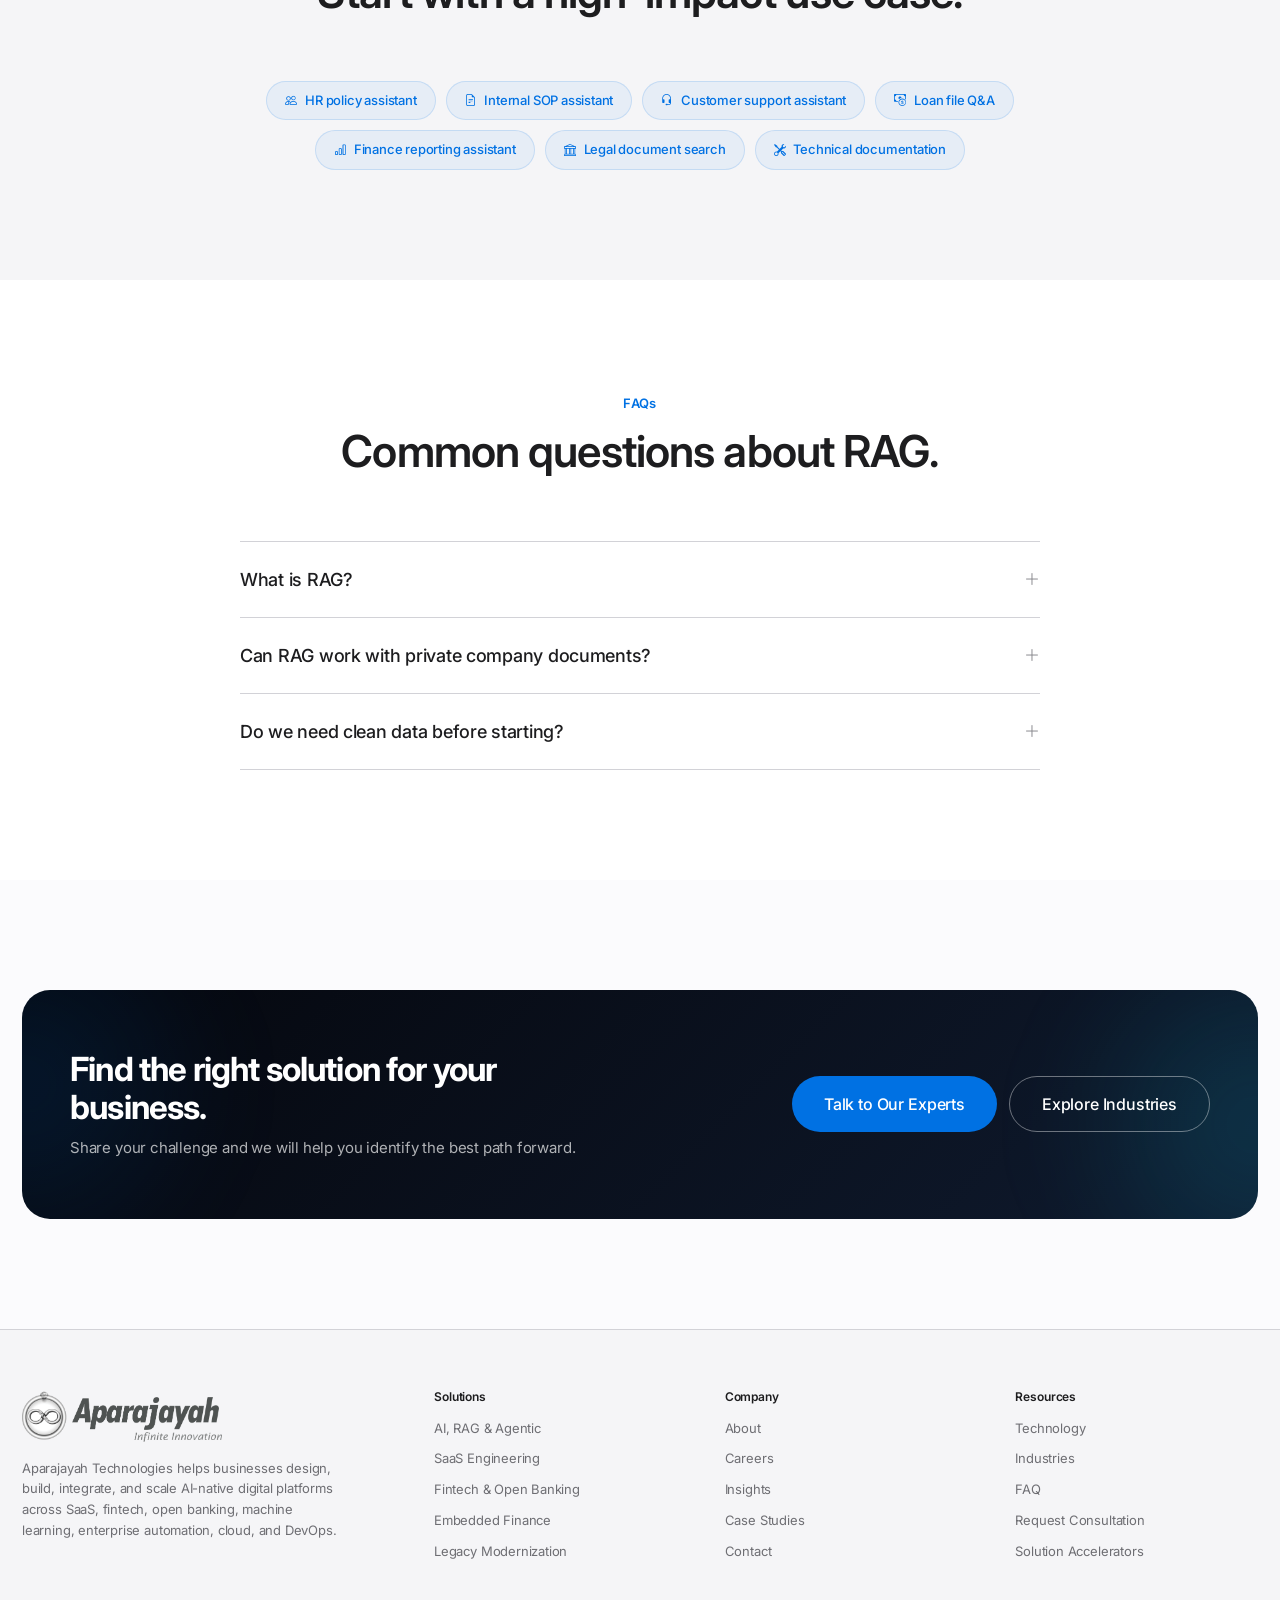
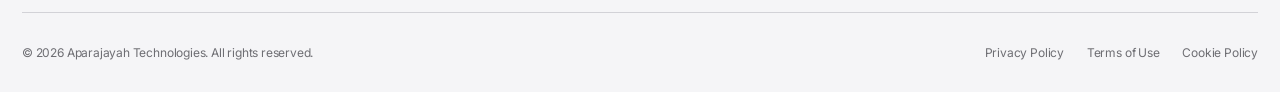
<file: demo.html>
<!DOCTYPE html>
<html lang="en">
<head>
  <meta charset="UTF-8">
  <meta name="viewport" content="width=device-width, initial-scale=1.0">
  <title>Solutions | Aparajayah Technologies</title>
  <meta name="description" content="AI-native engineering solutions: RAG, SaaS, fintech, open banking, embedded finance, API integration, cloud, DevOps, and modernization.">
  <link href="https://cdn.jsdelivr.net/npm/bootstrap@5.3.3/dist/css/bootstrap.min.css" rel="stylesheet">
  <link href="https://cdn.jsdelivr.net/npm/bootstrap-icons@1.11.3/font/bootstrap-icons.min.css" rel="stylesheet">
  <link rel="preconnect" href="https://fonts.googleapis.com">
  <link rel="preconnect" href="https://fonts.gstatic.com" crossorigin>
  <link href="https://fonts.googleapis.com/css2?family=Inter:opsz,wght@14..32,300;14..32,400;14..32,500;14..32,600;14..32,700;14..32,800&display=swap" rel="stylesheet">
  <link rel="stylesheet" href="css/style.css">

  <style>
    /* ============================================================
       MEGA MENU SYSTEM — UNIVERSAL (used by all nav items)
    ============================================================ */
    :root {
      --nav-bg: #0a0f1a;
      --nav-text: #e0e0e0;
      --nav-text-hover: #ffffff;
      --mega-bg: #ffffff;
      --mega-border: rgba(0, 0, 0, 0.06);
      --mega-text: #1d1d1f;
      --mega-text-muted: #6e6e73;
      --mega-accent: #0071e3;
      --mega-accent-hover: #0077ed;
      --mega-shadow: 0 20px 60px -15px rgba(0, 0, 0, 0.15), 0 8px 25px -8px rgba(0, 0, 0, 0.08);
      --mega-radius: 1.25rem;
      --transition: all 0.3s cubic-bezier(0.25, 0.46, 0.45, 0.94);
    }

    .nav-bar-aparajayah {
      position: relative;
      display: flex;
      align-items: center;
      justify-content: space-between;
    }
    .nav-links-aparajayah {
      display: flex;
      align-items: center;
      gap: 1.8rem;
    }
    .nav-link-aparajayah {
      font-size: 0.95rem;
      font-weight: 500;
      text-decoration: none;
      color: var(--nav-text);
      transition: color 0.2s;
      white-space: nowrap;
      letter-spacing: -0.01em;
    }
    .nav-link-aparajayah:hover,
    .nav-link-aparajayah.active {
      color: var(--nav-text-hover);
    }

    /* ----- MEGA TRIGGER ----- */
    .mega-trigger {
      position: relative;
      display: inline-flex;
      align-items: center;
      gap: 0.35rem;
      cursor: default;
      font-size: 0.95rem;
      font-weight: 500;
      color: var(--nav-text);
      transition: color 0.2s;
      padding: 0.4rem 0;
      letter-spacing: -0.01em;
    }
    .mega-trigger i {
      font-size: 0.6rem;
      transition: transform 0.3s ease;
      color: rgba(255, 255, 255, 0.5);
      margin-top: 1px;
    }
    .mega-trigger:hover {
      color: var(--nav-text-hover);
    }
    .mega-trigger:hover i {
      transform: rotate(180deg);
      color: var(--mega-accent);
    }

    /* ----- MEGA PANEL ----- */
    .mega-panel {
      position: absolute;
      top: calc(100% + 12px);
      left: 50%;
      transform: translateX(-50%) translateY(10px) scale(0.98);
      width: 1180px;
      max-width: 96vw;
      background: var(--mega-bg);
      border-radius: var(--mega-radius);
      box-shadow: var(--mega-shadow);
      padding: 1.8rem 1.8rem 1.6rem;
      display: grid;
      grid-template-columns: 1fr 1fr 1fr;
      gap: 1.2rem;
      opacity: 0;
      visibility: hidden;
      pointer-events: none;
      transition: opacity 0.3s ease, transform 0.4s cubic-bezier(0.34, 1.56, 0.64, 1), visibility 0.3s;
      z-index: 2000;
      border: 1px solid var(--mega-border);
      overflow: hidden;
    }
    .mega-panel.two-col {
      width: 820px;
      grid-template-columns: 1fr 1fr;
    }
    .mega-panel.four-col {
      width: 1360px;
      grid-template-columns: 1fr 1fr 1fr 1fr;
    }

    .mega-panel::before {
      content: "";
      position: absolute;
      top: -120px;
      right: -80px;
      width: 360px;
      height: 360px;
      background: radial-gradient(circle, rgba(0, 113, 227, 0.04), transparent 70%);
      border-radius: 50%;
      pointer-events: none;
    }
    .mega-panel::after {
      content: "";
      position: absolute;
      bottom: -120px;
      left: -100px;
      width: 400px;
      height: 400px;
      background: radial-gradient(circle, rgba(139, 92, 246, 0.03), transparent 70%);
      border-radius: 50%;
      pointer-events: none;
    }

    .mega-panel .mega-arrow {
      position: absolute;
      top: -7px;
      left: 50%;
      transform: translateX(-50%) rotate(45deg);
      width: 14px;
      height: 14px;
      background: var(--mega-bg);
      border-left: 1px solid var(--mega-border);
      border-top: 1px solid var(--mega-border);
      border-radius: 3px 0 0 0;
      z-index: 1;
    }

    .mega-trigger:hover + .mega-panel,
    .mega-panel:hover {
      opacity: 1;
      visibility: visible;
      pointer-events: auto;
      transform: translateX(-50%) translateY(0) scale(1);
    }

    /* ----- COLUMN LAYOUT ----- */
    .mega-col {
      position: relative;
      z-index: 2;
      display: flex;
      flex-direction: column;
      gap: 0.5rem;
    }
    .mega-col h6 {
      font-size: 14px;
      font-weight: 700;
      color: var(--mega-text);
      margin-bottom: 0.3rem;
      padding-bottom: 0.5rem;
      border-bottom: 1px solid rgba(0, 0, 0, 0.05);
      display: flex;
      align-items: center;
      gap: 0.5rem;
      font-family: 'Inter', -apple-system, BlinkMacSystemFont, sans-serif;
    }
    .mega-col h6 i {
      font-size: 0.75rem;
      color: var(--mega-accent);
    }

    /* ----- CARD ----- */
    .mega-card {
      background: #ffffff;
      border: 1px solid rgba(0, 0, 0, 0.06);
      border-radius: 0.85rem;
      padding: 0.8rem 0.9rem;
      position: relative;
      overflow: hidden;
      transition: var(--transition);
      text-decoration: none;
      display: flex;
      flex-direction: column;
      gap: 0.35rem;
      cursor: pointer;
      box-shadow: 0 1px 3px rgba(0, 0, 0, 0.03);
      min-height: 92px;
      height: 92px;
      justify-content: flex-start;
    }
    .mega-card::before {
      content: "";
      position: absolute;
      inset: 0;
      background: linear-gradient(135deg, rgba(0, 113, 227, 0.02), transparent 60%);
      opacity: 0;
      transition: var(--transition);
      pointer-events: none;
    }
    .mega-card:hover {
      background: #fafbfc;
      border-color: rgba(0, 113, 227, 0.25);
      transform: translateY(-2px);
      box-shadow: 0 8px 25px -8px rgba(0, 113, 227, 0.12), 0 4px 10px -4px rgba(0, 0, 0, 0.06);
    }
    .mega-card:hover::before {
      opacity: 1;
    }
    .mega-card-top {
      display: flex;
      align-items: center;
      gap: 0.55rem;
      position: relative;
      z-index: 1;
      flex-shrink: 0;
    }
    .mega-card-icon {
      width: 1.7rem;
      height: 1.7rem;
      display: flex;
      align-items: center;
      justify-content: center;
      background: rgba(0, 113, 227, 0.08);
      border-radius: 0.5rem;
      flex-shrink: 0;
      transition: var(--transition);
    }
    .mega-card-icon i {
      font-size: 0.85rem;
      color: var(--mega-accent);
      transition: var(--transition);
    }
    .mega-card:hover .mega-card-icon {
      background: rgba(0, 113, 227, 0.14);
    }
    .mega-card:hover .mega-card-icon i {
      color: var(--mega-accent-hover);
      transform: scale(1.05);
    }
    .mega-card-title {
      font-size: 0.8rem;
      font-weight: 600;
      color: var(--mega-text);
      margin: 0;
      line-height: 1.25;
      letter-spacing: -0.01em;
      flex: 1;
      font-family: 'Inter', -apple-system, BlinkMacSystemFont, sans-serif;
      display: -webkit-box;
      -webkit-line-clamp: 2;
      -webkit-box-orient: vertical;
      overflow: hidden;
    }
    .mega-card-cta-icon {
      width: 1.4rem;
      height: 1.4rem;
      display: flex;
      align-items: center;
      justify-content: center;
      border-radius: 50%;
      background: rgba(0, 113, 227, 0.06);
      flex-shrink: 0;
      transition: var(--transition);
      opacity: 0.4;
    }
    .mega-card-cta-icon i {
      font-size: 0.6rem;
      color: var(--mega-accent);
      transition: var(--transition);
    }
    .mega-card:hover .mega-card-cta-icon {
      opacity: 1;
      background: rgba(0, 113, 227, 0.14);
      transform: translateX(2px);
    }
    .mega-card:hover .mega-card-cta-icon i {
      color: var(--mega-accent-hover);
    }
    .mega-card-desc {
      font-size: 0.72rem;
      color: var(--mega-text-muted);
      margin: 0;
      line-height: 1.4;
      position: relative;
      z-index: 1;
      padding-left: 2.25rem;
      letter-spacing: -0.005em;
      font-family: 'Inter', -apple-system, BlinkMacSystemFont, sans-serif;
      font-weight: 400;
      display: -webkit-box;
      -webkit-line-clamp: 2;
      -webkit-box-orient: vertical;
      overflow: hidden;
    }
    .mega-card.highlight {
      background: linear-gradient(135deg, rgba(0, 113, 227, 0.04), rgba(139, 92, 246, 0.02));
      border-color: rgba(0, 113, 227, 0.15);
    }
    .mega-card.highlight .mega-card-icon {
      background: rgba(0, 113, 227, 0.12);
    }
    .mega-card.highlight:hover {
      border-color: rgba(0, 113, 227, 0.35);
      box-shadow: 0 8px 25px -8px rgba(0, 113, 227, 0.15), 0 4px 10px -4px rgba(0, 0, 0, 0.06);
    }

    /* ----- RESPONSIVE ----- */
    @media (max-width: 1199px) {
      .mega-panel,
      .mega-panel.two-col,
      .mega-panel.four-col {
        width: 96vw;
        padding: 1.4rem 1.2rem;
        gap: 0.9rem;
        grid-template-columns: 1fr 1fr;
      }
      .mega-card {
        padding: 0.7rem 0.8rem;
        min-height: 88px;
        height: 88px;
      }
      .mega-card-title {
        font-size: 0.76rem;
      }
      .mega-card-desc {
        font-size: 0.68rem;
        padding-left: 2.1rem;
      }
    }

    @media (max-width: 991px) {
      .mega-trigger { display: none; }
      .mega-panel { display: none; }
      .nav-links-aparajayah .nav-link-aparajayah.mobile-only { display: block; }
    }
    @media (min-width: 992px) {
      .nav-links-aparajayah .nav-link-aparajayah.mobile-only { display: none; }
    }
  </style>
</head>
<body>

<!-- ===================== NAVIGATION WITH FULL MEGA MENU SYSTEM ===================== -->
<nav class="nav-aparajayah dark" id="mainNav">
  <div class="container-aparajayah">
    <div class="nav-bar-aparajayah">
      <a href="index.html" class="logo-aparajayah"><img src="images/logo2.png" alt="logo" class="logo-new"/></a>

      <div class="nav-links-aparajayah">
        <a href="index.html" class="nav-link-aparajayah">Home</a>

        <!-- ============================================================ -->
        <!-- MEGA MENU 1: SOLUTIONS                                        -->
        <!-- ============================================================ -->
        <div class="mega-trigger">
          Solutions <i class="bi bi-chevron-down"></i>
        </div>

        <div class="mega-panel">
          <div class="mega-arrow"></div>

          <div class="mega-col">
            <h6>AI &amp; Intelligence</h6>
            <a href="ai-rag.html" class="mega-card highlight">
              <div class="mega-card-top">
                <div class="mega-card-icon"><i class="bi bi-cpu"></i></div>
                <h5 class="mega-card-title">RAG Knowledge Intelligence</h5>
                <div class="mega-card-cta-icon"><i class="bi bi-arrow-up-right"></i></div>
              </div>
              <p class="mega-card-desc">Enterprise AI assistants, RAG systems, and intelligent automation.</p>
            </a>
            <a href="ai-rag.html#assistants" class="mega-card">
              <div class="mega-card-top">
                <div class="mega-card-icon"><i class="bi bi-chat-square-text"></i></div>
                <h5 class="mega-card-title">Conversational AI</h5>
                <div class="mega-card-cta-icon"><i class="bi bi-arrow-up-right"></i></div>
              </div>
              <p class="mega-card-desc">Grounded assistants with citations, RBAC, and guardrails.</p>
            </a>
            <a href="ai-rag.html#rag" class="mega-card">
              <div class="mega-card-top">
                <div class="mega-card-icon"><i class="bi bi-database"></i></div>
                <h5 class="mega-card-title">RAG Platforms</h5>
                <div class="mega-card-cta-icon"><i class="bi bi-arrow-up-right"></i></div>
              </div>
              <p class="mega-card-desc">Retrieval-augmented generation for trusted knowledge.</p>
            </a>
            <a href="ai-rag.html#agentic" class="mega-card">
              <div class="mega-card-top">
                <div class="mega-card-icon"><i class="bi bi-robot"></i></div>
                <h5 class="mega-card-title">Agentic Workflows</h5>
                <div class="mega-card-cta-icon"><i class="bi bi-arrow-up-right"></i></div>
              </div>
              <p class="mega-card-desc">Multi-step AI agents with human-in-the-loop approvals.</p>
            </a>
            <a href="ai-rag.html#doc-intel" class="mega-card">
              <div class="mega-card-top">
                <div class="mega-card-icon"><i class="bi bi-file-earmark-text"></i></div>
                <h5 class="mega-card-title">Document Intelligence</h5>
                <div class="mega-card-cta-icon"><i class="bi bi-arrow-up-right"></i></div>
              </div>
              <p class="mega-card-desc">PDF processing, classification, and extraction workflows.</p>
            </a>
          </div>

          <div class="mega-col">
            <h6>Product &amp; Fintech</h6>
            <a href="saas.html" class="mega-card highlight">
              <div class="mega-card-top">
                <div class="mega-card-icon"><i class="bi bi-cloud"></i></div>
                <h5 class="mega-card-title">AI-Native SaaS Product Engineering</h5>
                <div class="mega-card-cta-icon"><i class="bi bi-arrow-up-right"></i></div>
              </div>
              <p class="mega-card-desc">Design, build, and scale SaaS with AI-enabled features.</p>
            </a>
            <a href="fintech.html" class="mega-card">
              <div class="mega-card-top">
                <div class="mega-card-icon"><i class="bi bi-bank"></i></div>
                <h5 class="mega-card-title">Fintech &amp; Open Banking Engineering</h5>
                <div class="mega-card-cta-icon"><i class="bi bi-arrow-up-right"></i></div>
              </div>
              <p class="mega-card-desc">Lending, onboarding, payments, and open finance solutions.</p>
            </a>
            <a href="embedded.html" class="mega-card">
              <div class="mega-card-top">
                <div class="mega-card-icon"><i class="bi bi-puzzle"></i></div>
                <h5 class="mega-card-title">Embedded Finance Platforms</h5>
                <div class="mega-card-cta-icon"><i class="bi bi-arrow-up-right"></i></div>
              </div>
              <p class="mega-card-desc">Payments, credit, and financial workflows inside your product.</p>
            </a>
            <a href="integration.html" class="mega-card">
              <div class="mega-card-top">
                <div class="mega-card-icon"><i class="bi bi-plug"></i></div>
                <h5 class="mega-card-title">API Integration &amp; Workflow Automation</h5>
                <div class="mega-card-cta-icon"><i class="bi bi-arrow-up-right"></i></div>
              </div>
              <p class="mega-card-desc">Connect CRMs, ERPs, banking systems, and payment gateways.</p>
            </a>
            <a href="platform.html" class="mega-card">
              <div class="mega-card-top">
                <div class="mega-card-icon"><i class="bi bi-boxes"></i></div>
                <h5 class="mega-card-title">Platform Engineering</h5>
                <div class="mega-card-cta-icon"><i class="bi bi-arrow-up-right"></i></div>
              </div>
              <p class="mega-card-desc">Reusable digital foundations, shared services, and APIs.</p>
            </a>
          </div>

          <div class="mega-col">
            <h6>Cloud, Data &amp; Modernization</h6>
            <a href="cloud-devops.html" class="mega-card">
              <div class="mega-card-top">
                <div class="mega-card-icon"><i class="bi bi-hdd-stack"></i></div>
                <h5 class="mega-card-title">Cloud, DevOps &amp; AI Infrastructure</h5>
                <div class="mega-card-cta-icon"><i class="bi bi-arrow-up-right"></i></div>
              </div>
              <p class="mega-card-desc">CI/CD, containers, observability, MLOps, and LLMOps.</p>
            </a>
            <a href="data-ml.html" class="mega-card">
              <div class="mega-card-top">
                <div class="mega-card-icon"><i class="bi bi-bar-chart"></i></div>
                <h5 class="mega-card-title">Data Engineering &amp; Machine Learning</h5>
                <div class="mega-card-cta-icon"><i class="bi bi-arrow-up-right"></i></div>
              </div>
              <p class="mega-card-desc">Pipelines, analytics engines, prediction models, and decision intelligence.</p>
            </a>
            <a href="legacy.html" class="mega-card">
              <div class="mega-card-top">
                <div class="mega-card-icon"><i class="bi bi-arrow-repeat"></i></div>
                <h5 class="mega-card-title">Legacy Software Modernization</h5>
                <div class="mega-card-cta-icon"><i class="bi bi-arrow-up-right"></i></div>
              </div>
              <p class="mega-card-desc">Re-engineer outdated apps, create API layers, and prepare for AI.</p>
            </a>
            <a href="implementation.html" class="mega-card">
              <div class="mega-card-top">
                <div class="mega-card-icon"><i class="bi bi-rocket-takeoff"></i></div>
                <h5 class="mega-card-title">Technology Implementation &amp; Delivery</h5>
                <div class="mega-card-cta-icon"><i class="bi bi-arrow-up-right"></i></div>
              </div>
              <p class="mega-card-desc">Implement platforms, migrate systems, train users, and launch.</p>
            </a>
            <a href="accelerators.html" class="mega-card highlight">
              <div class="mega-card-top">
                <div class="mega-card-icon"><i class="bi bi-lightning-charge"></i></div>
                <h5 class="mega-card-title">Solution Accelerators</h5>
                <div class="mega-card-cta-icon"><i class="bi bi-arrow-up-right"></i></div>
              </div>
              <p class="mega-card-desc">Reusable building blocks for faster AI, fintech, and SaaS delivery.</p>
            </a>
          </div>
        </div>

        <a href="solutions.html" class="nav-link-aparajayah mobile-only active">Solutions</a>

        <!-- ============================================================ -->
        <!-- MEGA MENU 2: INDUSTRIES                                       -->
        <!-- ============================================================ -->
        <div class="mega-trigger">
          Industries <i class="bi bi-chevron-down"></i>
        </div>

        <div class="mega-panel two-col">
          <div class="mega-arrow"></div>

          <div class="mega-col">
            <h6>Finance &amp; Banking</h6>
            <a href="industries-fintech.html" class="mega-card highlight">
              <div class="mega-card-top">
                <div class="mega-card-icon"><i class="bi bi-cash-coin"></i></div>
                <h5 class="mega-card-title">Fintech &amp; Lending</h5>
                <div class="mega-card-cta-icon"><i class="bi bi-arrow-up-right"></i></div>
              </div>
              <p class="mega-card-desc">Digital lending, collections, risk intelligence, and analytics.</p>
            </a>
            <a href="industries-banking.html" class="mega-card">
              <div class="mega-card-top">
                <div class="mega-card-icon"><i class="bi bi-bank"></i></div>
                <h5 class="mega-card-title">Banking &amp; Open Finance</h5>
                <div class="mega-card-cta-icon"><i class="bi bi-arrow-up-right"></i></div>
              </div>
              <p class="mega-card-desc">Open banking APIs, account aggregator, consent-based flows.</p>
            </a>
            <a href="industries-enterprise.html" class="mega-card">
              <div class="mega-card-top">
                <div class="mega-card-icon"><i class="bi bi-building"></i></div>
                <h5 class="mega-card-title">Enterprise Operations</h5>
                <div class="mega-card-cta-icon"><i class="bi bi-arrow-up-right"></i></div>
              </div>
              <p class="mega-card-desc">Workflow automation, ERP modernization, and dashboards.</p>
            </a>
            <a href="industries-education.html" class="mega-card">
              <div class="mega-card-top">
                <div class="mega-card-icon"><i class="bi bi-mortarboard"></i></div>
                <h5 class="mega-card-title">Education &amp; Learning</h5>
                <div class="mega-card-cta-icon"><i class="bi bi-arrow-up-right"></i></div>
              </div>
              <p class="mega-card-desc">LMS platforms, AI learning assistants, and training systems.</p>
            </a>
          </div>

          <div class="mega-col">
            <h6>Business &amp; Operations</h6>
            <a href="industries-startups.html" class="mega-card highlight">
              <div class="mega-card-top">
                <div class="mega-card-icon"><i class="bi bi-rocket"></i></div>
                <h5 class="mega-card-title">Startups &amp; SaaS Companies</h5>
                <div class="mega-card-cta-icon"><i class="bi bi-arrow-up-right"></i></div>
              </div>
              <p class="mega-card-desc">MVPs, SaaS architecture, product engineering, and platform scaling.</p>
            </a>
            <a href="industries-csr.html" class="mega-card">
              <div class="mega-card-top">
                <div class="mega-card-icon"><i class="bi bi-shield-check"></i></div>
                <h5 class="mega-card-title">CSR, NGO &amp; Compliance</h5>
                <div class="mega-card-cta-icon"><i class="bi bi-arrow-up-right"></i></div>
              </div>
              <p class="mega-card-desc">Program tracking, reporting, compliance workflows.</p>
            </a>
            <a href="industries-retail.html" class="mega-card">
              <div class="mega-card-top">
                <div class="mega-card-icon"><i class="bi bi-shop"></i></div>
                <h5 class="mega-card-title">Retail, ERP &amp; Operations</h5>
                <div class="mega-card-cta-icon"><i class="bi bi-arrow-up-right"></i></div>
              </div>
              <p class="mega-card-desc">Inventory, order workflows, finance operations, and ERP modules.</p>
            </a>
            <a href="industries.html" class="mega-card highlight">
              <div class="mega-card-top">
                <div class="mega-card-icon"><i class="bi bi-grid"></i></div>
                <h5 class="mega-card-title">View All Industries</h5>
                <div class="mega-card-cta-icon"><i class="bi bi-arrow-up-right"></i></div>
              </div>
              <p class="mega-card-desc">Explore every industry we serve with tailored solutions.</p>
            </a>
          </div>
        </div>

        <a href="industries.html" class="nav-link-aparajayah mobile-only">Industries</a>

        <!-- ============================================================ -->
        <!-- MEGA MENU 3: TECHNOLOGY                                       -->
        <!-- ============================================================ -->
        <div class="mega-trigger">
          Technology <i class="bi bi-chevron-down"></i>
        </div>

        <div class="mega-panel two-col">
          <div class="mega-arrow"></div>

          <div class="mega-col">
            <h6>Architecture &amp; Foundation</h6>
            <a href="technology.html#philosophy" class="mega-card highlight">
              <div class="mega-card-top">
                <div class="mega-card-icon"><i class="bi bi-diagram-3"></i></div>
                <h5 class="mega-card-title">Architecture Philosophy</h5>
                <div class="mega-card-cta-icon"><i class="bi bi-arrow-up-right"></i></div>
              </div>
              <p class="mega-card-desc">API-first, cloud-ready, modular, and secure by design.</p>
            </a>
            <a href="technology.html#ai-layer" class="mega-card">
              <div class="mega-card-top">
                <div class="mega-card-icon"><i class="bi bi-cpu"></i></div>
                <h5 class="mega-card-title">AI &amp; Data Layer</h5>
                <div class="mega-card-cta-icon"><i class="bi bi-arrow-up-right"></i></div>
              </div>
              <p class="mega-card-desc">LLMs, RAG pipelines, vector databases, and ML models.</p>
            </a>
            <a href="technology.html#api-first" class="mega-card">
              <div class="mega-card-top">
                <div class="mega-card-icon"><i class="bi bi-braces"></i></div>
                <h5 class="mega-card-title">API-First Architecture</h5>
                <div class="mega-card-cta-icon"><i class="bi bi-arrow-up-right"></i></div>
              </div>
              <p class="mega-card-desc">REST, GraphQL, webhooks, and integration-ready design.</p>
            </a>
            <a href="technology.html#cloud-devops" class="mega-card">
              <div class="mega-card-top">
                <div class="mega-card-icon"><i class="bi bi-cloud-arrow-up"></i></div>
                <h5 class="mega-card-title">Cloud &amp; DevOps</h5>
                <div class="mega-card-cta-icon"><i class="bi bi-arrow-up-right"></i></div>
              </div>
              <p class="mega-card-desc">AWS, Azure, GCP, containers, CI/CD, and observability.</p>
            </a>
          </div>

          <div class="mega-col">
            <h6>Security &amp; Stack</h6>
            <a href="technology.html#security" class="mega-card">
              <div class="mega-card-top">
                <div class="mega-card-icon"><i class="bi bi-shield-lock"></i></div>
                <h5 class="mega-card-title">Security</h5>
                <div class="mega-card-cta-icon"><i class="bi bi-arrow-up-right"></i></div>
              </div>
              <p class="mega-card-desc">RBAC, audit logs, secrets management, and data protection.</p>
            </a>
            <a href="technology.html#stack" class="mega-card">
              <div class="mega-card-top">
                <div class="mega-card-icon"><i class="bi bi-stack"></i></div>
                <h5 class="mega-card-title">Technology Stack</h5>
                <div class="mega-card-cta-icon"><i class="bi bi-arrow-up-right"></i></div>
              </div>
              <p class="mega-card-desc">Frontend, backend, AI/ML, cloud, and DevOps tooling.</p>
            </a>
            <a href="technology.html" class="mega-card highlight">
              <div class="mega-card-top">
                <div class="mega-card-icon"><i class="bi bi-arrow-up-right-square"></i></div>
                <h5 class="mega-card-title">View Full Technology Page</h5>
                <div class="mega-card-cta-icon"><i class="bi bi-arrow-up-right"></i></div>
              </div>
              <p class="mega-card-desc">Explore our complete engineering approach in depth.</p>
            </a>
          </div>
        </div>

        <a href="technology.html" class="nav-link-aparajayah mobile-only">Technology</a>

        <!-- ============================================================ -->
        <!-- MEGA MENU 4: INSIGHTS                                         -->
        <!-- ============================================================ -->
        <div class="mega-trigger">
          Insights <i class="bi bi-chevron-down"></i>
        </div>

        <div class="mega-panel two-col">
          <div class="mega-arrow"></div>

          <div class="mega-col">
            <h6>Topics</h6>
            <a href="insights.html#ai-rag" class="mega-card highlight">
              <div class="mega-card-top">
                <div class="mega-card-icon"><i class="bi bi-cpu"></i></div>
                <h5 class="mega-card-title">AI &amp; RAG</h5>
                <div class="mega-card-cta-icon"><i class="bi bi-arrow-up-right"></i></div>
              </div>
              <p class="mega-card-desc">RAG architecture, AI agents, and enterprise AI adoption.</p>
            </a>
            <a href="insights.html#fintech" class="mega-card">
              <div class="mega-card-top">
                <div class="mega-card-icon"><i class="bi bi-bank"></i></div>
                <h5 class="mega-card-title">Fintech</h5>
                <div class="mega-card-cta-icon"><i class="bi bi-arrow-up-right"></i></div>
              </div>
              <p class="mega-card-desc">Digital lending, open banking, and embedded finance insights.</p>
            </a>
            <a href="insights.html#saas" class="mega-card">
              <div class="mega-card-top">
                <div class="mega-card-icon"><i class="bi bi-cloud"></i></div>
                <h5 class="mega-card-title">SaaS</h5>
                <div class="mega-card-cta-icon"><i class="bi bi-arrow-up-right"></i></div>
              </div>
              <p class="mega-card-desc">SaaS architecture, MVP planning, and product scaling.</p>
            </a>
          </div>

          <div class="mega-col">
            <h6>More Topics</h6>
            <a href="insights.html#cloud" class="mega-card">
              <div class="mega-card-top">
                <div class="mega-card-icon"><i class="bi bi-hdd-stack"></i></div>
                <h5 class="mega-card-title">Cloud &amp; DevOps</h5>
                <div class="mega-card-cta-icon"><i class="bi bi-arrow-up-right"></i></div>
              </div>
              <p class="mega-card-desc">CI/CD, infrastructure, monitoring, and LLMOps articles.</p>
            </a>
            <a href="insights.html#modernization" class="mega-card">
              <div class="mega-card-top">
                <div class="mega-card-icon"><i class="bi bi-arrow-repeat"></i></div>
                <h5 class="mega-card-title">Modernization</h5>
                <div class="mega-card-cta-icon"><i class="bi bi-arrow-up-right"></i></div>
              </div>
              <p class="mega-card-desc">Legacy upgrades, API layers, and AI-ready transformation.</p>
            </a>
            <a href="insights.html" class="mega-card highlight">
              <div class="mega-card-top">
                <div class="mega-card-icon"><i class="bi bi-journal-text"></i></div>
                <h5 class="mega-card-title">All Insights</h5>
                <div class="mega-card-cta-icon"><i class="bi bi-arrow-up-right"></i></div>
              </div>
              <p class="mega-card-desc">Browse all articles, resources, and technical deep-dives.</p>
            </a>
          </div>
        </div>

        <a href="insights.html" class="nav-link-aparajayah mobile-only">Insights</a>

        <!-- ============================================================ -->
        <!-- MEGA MENU 5: ABOUT                                            -->
        <!-- ============================================================ -->
        <div class="mega-trigger">
          About <i class="bi bi-chevron-down"></i>
        </div>

        <div class="mega-panel two-col">
          <div class="mega-arrow"></div>

          <div class="mega-col">
            <h6>Company</h6>
            <a href="about.html" class="mega-card highlight">
              <div class="mega-card-top">
                <div class="mega-card-icon"><i class="bi bi-info-circle"></i></div>
                <h5 class="mega-card-title">Who We Are</h5>
                <div class="mega-card-cta-icon"><i class="bi bi-arrow-up-right"></i></div>
              </div>
              <p class="mega-card-desc">Our story, mission, vision, and what makes us different.</p>
            </a>
            <a href="about.html#mission" class="mega-card">
              <div class="mega-card-top">
                <div class="mega-card-icon"><i class="bi bi-bullseye"></i></div>
                <h5 class="mega-card-title">Mission</h5>
                <div class="mega-card-cta-icon"><i class="bi bi-arrow-up-right"></i></div>
              </div>
              <p class="mega-card-desc">Build reliable, scalable, intelligent digital platforms.</p>
            </a>
            <a href="about.html#vision" class="mega-card">
              <div class="mega-card-top">
                <div class="mega-card-icon"><i class="bi bi-eye"></i></div>
                <h5 class="mega-card-title">Vision</h5>
                <div class="mega-card-cta-icon"><i class="bi bi-arrow-up-right"></i></div>
              </div>
              <p class="mega-card-desc">Trusted AI-native platform engineering partner.</p>
            </a>
            <a href="about.html#values" class="mega-card">
              <div class="mega-card-top">
                <div class="mega-card-icon"><i class="bi bi-heart"></i></div>
                <h5 class="mega-card-title">Values</h5>
                <div class="mega-card-cta-icon"><i class="bi bi-arrow-up-right"></i></div>
              </div>
              <p class="mega-card-desc">Clarity, practical innovation, and long-term thinking.</p>
            </a>
          </div>

          <div class="mega-col">
            <h6>Careers &amp; Contact</h6>
            <a href="careers.html" class="mega-card highlight">
              <div class="mega-card-top">
                <div class="mega-card-icon"><i class="bi bi-people"></i></div>
                <h5 class="mega-card-title">Careers</h5>
                <div class="mega-card-cta-icon"><i class="bi bi-arrow-up-right"></i></div>
              </div>
              <p class="mega-card-desc">Join our team and build the future of AI-native platforms.</p>
            </a>
            <a href="case-studies.html" class="mega-card">
              <div class="mega-card-top">
                <div class="mega-card-icon"><i class="bi bi-briefcase"></i></div>
                <h5 class="mega-card-title">Case Studies</h5>
                <div class="mega-card-cta-icon"><i class="bi bi-arrow-up-right"></i></div>
              </div>
              <p class="mega-card-desc">Real platform challenges and practical technology solutions.</p>
            </a>
            <a href="contact.html" class="mega-card">
              <div class="mega-card-top">
                <div class="mega-card-icon"><i class="bi bi-envelope"></i></div>
                <h5 class="mega-card-title">Contact Us</h5>
                <div class="mega-card-cta-icon"><i class="bi bi-arrow-up-right"></i></div>
              </div>
              <p class="mega-card-desc">Start a conversation about your next digital platform.</p>
            </a>
            <a href="faq.html" class="mega-card">
              <div class="mega-card-top">
                <div class="mega-card-icon"><i class="bi bi-question-circle"></i></div>
                <h5 class="mega-card-title">FAQ</h5>
                <div class="mega-card-cta-icon"><i class="bi bi-arrow-up-right"></i></div>
              </div>
              <p class="mega-card-desc">Answers about our services, delivery, and approach.</p>
            </a>
          </div>
        </div>

        <a href="about.html" class="nav-link-aparajayah mobile-only">About</a>
      </div>

      <div class="nav-cta-aparajayah">
        <a href="contact.html" class="btn-aparajayah btn-aparajayah-outline">Request Demo</a>
        <a href="contact.html" class="btn-aparajayah btn-aparajayah-primary">Talk to Experts</a>
        <button class="mobile-toggle-aparajayah" id="mobileToggle" aria-label="Toggle menu"><i class="bi bi-list"></i></button>
      </div>

      
    </div>
  </div>
</nav>

<!-- Mobile nav -->
<div class="mobile-nav-aparajayah" id="mobileNav">
  <a href="index.html">Home</a>
  <a href="solutions.html">Solutions</a>
  <a href="industries.html">Industries</a>
  <a href="technology.html">Technology</a>
  <a href="insights.html">Insights</a>
  <a href="about.html">About</a>
  <a href="contact.html">Contact</a>
</div>

<!-- ===================== MAIN CONTENT ===================== -->
<main>

  <!-- HERO -->
  <section class="hero-aparajayah">
    <video class="hero-bg-video" autoplay loop muted playsinline>
      <source src="images/solution.mp4" type="video/mp4">
    </video>
    <div class="container-aparajayah col-lg-12">
      <div class="hero-content-wrap col-lg-8">
        <div class="hero-content-aparajayah">
          <span class="eyebrow">Solutions</span>
          <h1 class="display-1">AI-Native Engineering Solutions for Modern Digital Businesses</h1>
          <p>From RAG-powered enterprise intelligence to fintech platforms, SaaS products, API integrations, and cloud-native modernization — we build technology that is secure, scalable, and ready for the future.</p>
          <div class="hero-ctas-aparajayah">
            <a href="#solution-categories" class="btn-aparajayah btn-aparajayah-primary btn-aparajayah-lg">Explore Our Capabilities</a>
            <a href="contact.html" class="btn-aparajayah btn-aparajayah-outline btn-aparajayah-lg">Book a Consultation</a>
          </div>
        </div>
      </div>
      <div class="col-lg-4"></div>
    </div>
    <div class="hero-bottom-fade"></div>
  </section>

  <!-- SOLUTION CATEGORIES — MAGAZINE GRID -->
  <section class="section-aparajayah section-white" id="solution-categories">
    <div class="container-aparajayah">
      <div class="section-header-aparajayah center reveal-aparajayah">
        <span class="eyebrow">Solution Categories</span>
        <h2 class="display-3">Everything you need to build, integrate, and scale.</h2>
        <p>Ten engineering disciplines. One integrated partner.</p>
      </div>

      <div class="mag-grid">
        <a href="ai-rag.html" class="mag-card dark span-8 reveal-aparajayah" style="text-decoration:none; color:inherit;">
          <span class="mag-num">01</span>
          <div class="mag-icon"><i class="bi bi-cpu"></i></div>
          <h3 style="color: white;">RAG Knowledge Intelligence Platforms</h3>
          <p>Enterprise AI assistants, RAG systems, AI workflow agents, document intelligence, and intelligent automation for real business use cases.</p>
        </a>
        <a href="saas.html" class="mag-card light span-4 reveal-aparajayah reveal-delay-1" style="text-decoration:none; color:inherit;">
          <span class="mag-num">02</span>
          <div class="mag-icon"><i class="bi bi-cloud"></i></div>
          <h3>AI-Native SaaS Product Engineering</h3>
          <p>Design, develop, and scale SaaS platforms with modern UX, secure architecture, and AI-enabled product features.</p>
        </a>
        <a href="fintech.html" class="mag-card tinted span-4 reveal-aparajayah" style="text-decoration:none; color:inherit;">
          <span class="mag-num">03</span>
          <div class="mag-icon"><i class="bi bi-bank"></i></div>
          <h3>Fintech &amp; Open Banking Engineering</h3>
          <p>Lending, onboarding, reporting, payments, and open finance solutions for digital ecosystems.</p>
        </a>
        <a href="embedded.html" class="mag-card light span-4 reveal-aparajayah reveal-delay-1" style="text-decoration:none; color:inherit;">
          <span class="mag-num">04</span>
          <div class="mag-icon"><i class="bi bi-puzzle"></i></div>
          <h3>Embedded Finance Platforms</h3>
          <p>Payments, credit, reconciliation, and financial workflows inside existing products.</p>
        </a>
        <a href="integration.html" class="mag-card light span-4 reveal-aparajayah reveal-delay-2" style="text-decoration:none; color:inherit;">
          <span class="mag-num">05</span>
          <div class="mag-icon"><i class="bi bi-plug"></i></div>
          <h3>API Integration &amp; Workflow Automation</h3>
          <p>Connect CRMs, ERPs, banking systems, payment gateways, and third-party tools.</p>
        </a>
        <a href="legacy.html" class="mag-card tinted span-6 reveal-aparajayah" style="text-decoration:none; color:inherit;">
          <span class="mag-num">06</span>
          <div class="mag-icon"><i class="bi bi-arrow-repeat"></i></div>
          <h3>Legacy Software Modernization</h3>
          <p>Re-engineer outdated applications, create API layers, migrate data, and prepare platforms for AI readiness.</p>
        </a>
        <a href="cloud-devops.html" class="mag-card light span-6 reveal-aparajayah reveal-delay-1" style="text-decoration:none; color:inherit;">
          <span class="mag-num">07</span>
          <div class="mag-icon"><i class="bi bi-hdd-stack"></i></div>
          <h3>Cloud, DevOps &amp; AI Infrastructure</h3>
          <p>CI/CD pipelines, containers, observability, MLOps, LLMOps, and scalable production environments.</p>
        </a>
        <a href="data-ml.html" class="mag-card light span-4 reveal-aparajayah" style="text-decoration:none; color:inherit;">
          <span class="mag-num">08</span>
          <div class="mag-icon"><i class="bi bi-bar-chart"></i></div>
          <h3>Data Engineering &amp; Machine Learning</h3>
          <p>Data pipelines, analytics engines, prediction models, and decision intelligence systems.</p>
        </a>
        <a href="platform.html" class="mag-card light span-4 reveal-aparajayah reveal-delay-1" style="text-decoration:none; color:inherit;">
          <span class="mag-num">09</span>
          <div class="mag-icon"><i class="bi bi-boxes"></i></div>
          <h3>Platform Engineering</h3>
          <p>Reusable digital foundations, shared services, APIs, and workflow engines.</p>
        </a>
        <a href="implementation.html" class="mag-card tinted span-4 reveal-aparajayah reveal-delay-2" style="text-decoration:none; color:inherit;">
          <span class="mag-num">10</span>
          <div class="mag-icon"><i class="bi bi-rocket-takeoff"></i></div>
          <h3>Technology Implementation &amp; Delivery</h3>
          <p>Implement platforms, migrate systems, train users, and launch with governance.</p>
        </a>
      </div>
    </div>
  </section>

  <!-- AUDIENCE MARQUEE STRIP -->
  <section class="aud-strip">
    <div class="aud-header reveal-aparajayah">
      <span class="eyebrow eyebrow-cyan">Who These Solutions Are For</span>
      <h2>Built for teams modernizing, launching, and scaling</h2>
      <p>Six audiences. One engineering partner</p>
    </div>

    <div class="aud-row">
      <div class="aud-chip"><div class="aud-chip-icon"><i class="bi bi-rocket"></i></div><div class="aud-chip-text"><h4>Fintech Startups</h4><p>AI-native architecture</p></div></div>
      <div class="aud-chip"><div class="aud-chip-icon"><i class="bi bi-bank"></i></div><div class="aud-chip-text"><h4>Banks &amp; NBFCs</h4><p>Open banking modernization</p></div></div>
      <div class="aud-chip"><div class="aud-chip-icon"><i class="bi bi-building"></i></div><div class="aud-chip-text"><h4>Enterprises</h4><p>Replace manual processes</p></div></div>
      <div class="aud-chip"><div class="aud-chip-icon"><i class="bi bi-laptop"></i></div><div class="aud-chip-text"><h4>SaaS Companies</h4><p>Add AI &amp; scale architecture</p></div></div>
      <div class="aud-chip"><div class="aud-chip-icon"><i class="bi bi-arrow-repeat"></i></div><div class="aud-chip-text"><h4>Modernization Teams</h4><p>Legacy system upgrade</p></div></div>
      <div class="aud-chip"><div class="aud-chip-icon"><i class="bi bi-flask"></i></div><div class="aud-chip-text"><h4>AI Explorers</h4><p>RAG, ML &amp; open finance</p></div></div>
      <div class="aud-chip"><div class="aud-chip-icon"><i class="bi bi-rocket"></i></div><div class="aud-chip-text"><h4>Fintech Startups</h4><p>AI-native architecture</p></div></div>
      <div class="aud-chip"><div class="aud-chip-icon"><i class="bi bi-bank"></i></div><div class="aud-chip-text"><h4>Banks &amp; NBFCs</h4><p>Open banking modernization</p></div></div>
      <div class="aud-chip"><div class="aud-chip-icon"><i class="bi bi-building"></i></div><div class="aud-chip-text"><h4>Enterprises</h4><p>Replace manual processes</p></div></div>
      <div class="aud-chip"><div class="aud-chip-icon"><i class="bi bi-laptop"></i></div><div class="aud-chip-text"><h4>SaaS Companies</h4><p>Add AI &amp; scale architecture</p></div></div>
      <div class="aud-chip"><div class="aud-chip-icon"><i class="bi bi-arrow-repeat"></i></div><div class="aud-chip-text"><h4>Modernization Teams</h4><p>Legacy system upgrade</p></div></div>
      <div class="aud-chip"><div class="aud-chip-icon"><i class="bi bi-flask"></i></div><div class="aud-chip-text"><h4>AI Explorers</h4><p>RAG, ML &amp; open finance</p></div></div>
    </div>
  </section>

  <!-- USE CASES PILL CLOUD -->
  <section class="section-aparajayah section-slate-aparajayah">
    <div class="container-aparajayah">
      <div class="section-header-aparajayah center reveal-aparajayah">
        <span class="eyebrow">Use Cases</span>
        <h2 class="display-3">High-value AI applications.</h2>
      </div>
      <div class="pill-cloud reveal-aparajayah">
        <span class="pc-pill"><i class="bi bi-chat-square-text"></i> Internal knowledge assistant</span>
        <span class="pc-pill"><i class="bi bi-shield-check"></i> Policy &amp; compliance search</span>
        <span class="pc-pill"><i class="bi bi-cash-coin"></i> Loan document assistant</span>
        <span class="pc-pill"><i class="bi bi-bar-chart"></i> Financial report Q&amp;A</span>
        <span class="pc-pill"><i class="bi bi-headset"></i> Customer support assistant</span>
        <span class="pc-pill"><i class="bi bi-people"></i> HR &amp; operations assistant</span>
        <span class="pc-pill"><i class="bi bi-file-earmark-text"></i> Contract &amp; legal search</span>
        <span class="pc-pill"><i class="bi bi-mortarboard"></i> Learning &amp; training assistant</span>
        <span class="pc-pill"><i class="bi bi-tools"></i> Technical support assistant</span>
        <span class="pc-pill"><i class="bi bi-graph-up"></i> Board report assistant</span>
      </div>
    </div>
  </section>

  <!-- RAG ARCHITECTURE TIMELINE -->
  <section class="section-aparajayah section-dark-aparajayah" id="rag-arch">
    <div class="container-aparajayah">
      <div class="section-header-aparajayah center reveal-aparajayah">
        <span class="eyebrow eyebrow-cyan">Typical RAG Architecture</span>
        <h2 class="display-3">How we build grounded AI systems.</h2>
      </div>

      <div class="h-timeline">
        <div class="h-tl-item reveal-aparajayah"><div class="h-tl-dot">01</div><h5>Connect Sources</h5><p>PDFs, websites, DBs, CRMs, ticketing systems.</p></div>
        <div class="h-tl-item reveal-aparajayah reveal-delay-1"><div class="h-tl-dot">02</div><h5>Process Content</h5><p>Clean, chunk, index with metadata.</p></div>
        <div class="h-tl-item reveal-aparajayah reveal-delay-2"><div class="h-tl-dot">03</div><h5>Create Embeddings</h5><p>Store in vector database.</p></div>
        <div class="h-tl-item reveal-aparajayah"><div class="h-tl-dot">04</div><h5>Retrieval Pipeline</h5><p>Find relevant context.</p></div>
        <div class="h-tl-item reveal-aparajayah reveal-delay-1"><div class="h-tl-dot">05</div><h5>Generate Answers</h5><p>LLM with citations and rules.</p></div>
        <div class="h-tl-item reveal-aparajayah reveal-delay-2"><div class="h-tl-dot">06</div><h5>Add Controls</h5><p>Auth, RBAC, logging, feedback.</p></div>
        <div class="h-tl-item reveal-aparajayah"><div class="h-tl-dot">07</div><h5>Continuously Improve</h5><p>Quality, cost, response speed.</p></div>
      </div>
    </div>
  </section>

  <!-- SAFETY & GOVERNANCE GRID -->
  <section class="section-aparajayah section-white">
    <div class="container-aparajayah">
      <div class="section-header-aparajayah center reveal-aparajayah">
        <span class="eyebrow">Safety &amp; Governance</span>
        <h2 class="display-3">Enterprise-grade AI controls.</h2>
      </div>
      <div class="safety-spotlight">
        <div class="safety-tile reveal-aparajayah"><div class="safety-tile-icon"><i class="bi bi-person-lock"></i></div><h3>Role-Based Access Control</h3><p>Ensure users only access authorized knowledge.</p></div>
        <div class="safety-tile reveal-aparajayah reveal-delay-1"><div class="safety-tile-icon"><i class="bi bi-quote"></i></div><h3>Source Citations</h3><p>Document traceability for every generated answer.</p></div>
        <div class="safety-tile reveal-aparajayah reveal-delay-2"><div class="safety-tile-icon"><i class="bi bi-clipboard-check"></i></div><h3>Prompt &amp; Response Logging</h3><p>Full audit trail for compliance and review.</p></div>
        <div class="safety-tile reveal-aparajayah"><div class="safety-tile-icon"><i class="bi bi-person-check"></i></div><h3>Human Approval</h3><p>For high-impact actions and sensitive decisions.</p></div>
        <div class="safety-tile reveal-aparajayah reveal-delay-1"><div class="safety-tile-icon"><i class="bi bi-database-lock"></i></div><h3>Data Retention Controls</h3><p>Configurable retention and deletion policies.</p></div>
        <div class="safety-tile reveal-aparajayah reveal-delay-2"><div class="safety-tile-icon"><i class="bi bi-shield-check"></i></div><h3>Hallucination Reduction</h3><p>Grounded responses with retrieval and guardrails.</p></div>
      </div>
    </div>
  </section>

  <!-- BEST FIRST PILOTS -->
  <section class="section-aparajayah section-slate-aparajayah">
    <div class="container-aparajayah">
      <div class="section-header-aparajayah center reveal-aparajayah">
        <span class="eyebrow">Best First Pilots</span>
        <h2 class="display-3">Start with a high-impact use case.</h2>
      </div>
      <div class="stack-cloud reveal-aparajayah">
        <span class="stack-chip"><i class="bi bi-people"></i> HR policy assistant</span>
        <span class="stack-chip"><i class="bi bi-file-earmark-text"></i> Internal SOP assistant</span>
        <span class="stack-chip"><i class="bi bi-headset"></i> Customer support assistant</span>
        <span class="stack-chip"><i class="bi bi-cash-coin"></i> Loan file Q&amp;A</span>
        <span class="stack-chip"><i class="bi bi-bar-chart"></i> Finance reporting assistant</span>
        <span class="stack-chip"><i class="bi bi-bank"></i> Legal document search</span>
        <span class="stack-chip"><i class="bi bi-tools"></i> Technical documentation</span>
      </div>
    </div>
  </section>

  <!-- FAQ -->
  <section class="section-aparajayah section-white">
    <div class="container-aparajayah">
      <div class="section-header-aparajayah center reveal-aparajayah">
        <span class="eyebrow">FAQs</span>
        <h2 class="display-3">Common questions about RAG.</h2>
      </div>
      <div style="max-width:800px;margin:0 auto">
        <div class="faq-item-aparajayah" data-faq><button class="faq-question-aparajayah" aria-expanded="false"><span>What is RAG?</span><i class="bi bi-plus-lg"></i></button><div class="faq-answer-aparajayah">RAG is an AI architecture that helps language models generate more grounded answers by retrieving relevant information from trusted knowledge sources before generating a response.</div></div>
        <div class="faq-item-aparajayah" data-faq><button class="faq-question-aparajayah" aria-expanded="false"><span>Can RAG work with private company documents?</span><i class="bi bi-plus-lg"></i></button><div class="faq-answer-aparajayah">Yes. A RAG system can be designed around approved documents, access controls, user roles, and internal knowledge sources.</div></div>
        <div class="faq-item-aparajayah" data-faq><button class="faq-question-aparajayah" aria-expanded="false"><span>Do we need clean data before starting?</span><i class="bi bi-plus-lg"></i></button><div class="faq-answer-aparajayah">A complete data cleanup is not always required for a pilot, but data quality, metadata, document structure, and access permissions become important for production systems.</div></div>
      </div>
    </div>
  </section>

  <!-- COMPACT CTA -->
  <section class="section-aparajayah">
    <div class="container-aparajayah">
      <div class="compact-cta reveal-aparajayah">
        <div class="compact-cta-text">
          <h2>Find the right solution for your business.</h2>
          <p>Share your challenge and we will help you identify the best path forward.</p>
        </div>
        <div class="compact-cta-btns">
          <a href="contact.html" class="btn-aparajayah btn-aparajayah-primary btn-aparajayah-lg">Talk to Our Experts</a>
          <a href="industries.html" class="btn-aparajayah btn-aparajayah-outline btn-aparajayah-lg">Explore Industries</a>
        </div>
      </div>
    </div>
  </section>

</main>

<!-- ===================== FOOTER ===================== -->
<footer class="footer-aparajayah">
  <div class="container-aparajayah">
    <div class="footer-grid-aparajayah">
      <div class="footer-brand-aparajayah">
        <a href="index.html" class="logo-aparajayah"><img src="images/logo1.png" alt="Aparajayah" class="logo-new"/></a>
        <p>Aparajayah Technologies helps businesses design, build, integrate, and scale AI-native digital platforms across SaaS, fintech, open banking, machine learning, enterprise automation, cloud, and DevOps.</p>
      </div>
      <div class="footer-col-aparajayah">
        <h5>Solutions</h5>
        <a href="ai-rag.html">AI, RAG &amp; Agentic</a>
        <a href="saas.html">SaaS Engineering</a>
        <a href="fintech.html">Fintech &amp; Open Banking</a>
        <a href="embedded.html">Embedded Finance</a>
        <a href="legacy.html">Legacy Modernization</a>
      </div>
      <div class="footer-col-aparajayah">
        <h5>Company</h5>
        <a href="about.html">About</a>
        <a href="careers.html">Careers</a>
        <a href="insights.html">Insights</a>
        <a href="case-studies.html">Case Studies</a>
        <a href="contact.html">Contact</a>
      </div>
      <div class="footer-col-aparajayah">
        <h5>Resources</h5>
        <a href="technology.html">Technology</a>
        <a href="industries.html">Industries</a>
        <a href="faq.html">FAQ</a>
        <a href="contact.html">Request Consultation</a>
        <a href="accelerators.html">Solution Accelerators</a>
      </div>
    </div>
    <div class="footer-bottom-aparajayah">
      <span>© 2026 Aparajayah Technologies. All rights reserved.</span>
      <div>
        <a href="legal.html#privacy">Privacy Policy</a>
        <a href="legal.html#terms">Terms of Use</a>
        <a href="legal.html#cookies">Cookie Policy</a>
      </div>
    </div>
  </div>
</footer>

<script src="https://cdn.jsdelivr.net/npm/bootstrap@5.3.3/dist/js/bootstrap.bundle.min.js"></script>
<script src="js/main.js"></script>

<script>
  document.addEventListener('DOMContentLoaded', function() {
    // Mega menu hover persistence for all mega panels
    const triggers = document.querySelectorAll('.mega-trigger');
    const panels = document.querySelectorAll('.mega-panel');

    triggers.forEach((trigger) => {
      const panel = trigger.nextElementSibling;
      if (!panel || !panel.classList.contains('mega-panel')) return;

      let closeTimeout;

      const openPanel = () => {
        clearTimeout(closeTimeout);
        panel.style.opacity = '1';
        panel.style.visibility = 'visible';
        panel.style.pointerEvents = 'auto';
        panel.style.transform = 'translateX(-50%) translateY(0) scale(1)';
      };

      const closePanel = () => {
        closeTimeout = setTimeout(() => {
          if (!panel.matches(':hover')) {
            panel.style.opacity = '0';
            panel.style.visibility = 'hidden';
            panel.style.pointerEvents = 'none';
            panel.style.transform = 'translateX(-50%) translateY(10px) scale(0.98)';
          }
        }, 140);
      };

      trigger.addEventListener('mouseenter', openPanel);
      trigger.addEventListener('mouseleave', closePanel);

      panel.addEventListener('mouseenter', () => {
        clearTimeout(closeTimeout);
        openPanel();
      });
      panel.addEventListener('mouseleave', closePanel);
    });

    // Mobile nav toggle
    const toggle = document.getElementById('mobileToggle');
    const mobileNav = document.getElementById('mobileNav');
    if (toggle && mobileNav) {
      toggle.addEventListener('click', function() {
        const isOpen = mobileNav.style.display === 'block';
        mobileNav.style.display = isOpen ? 'none' : 'block';
      });
    }
  });
</script>
</body>
</html>
</file>
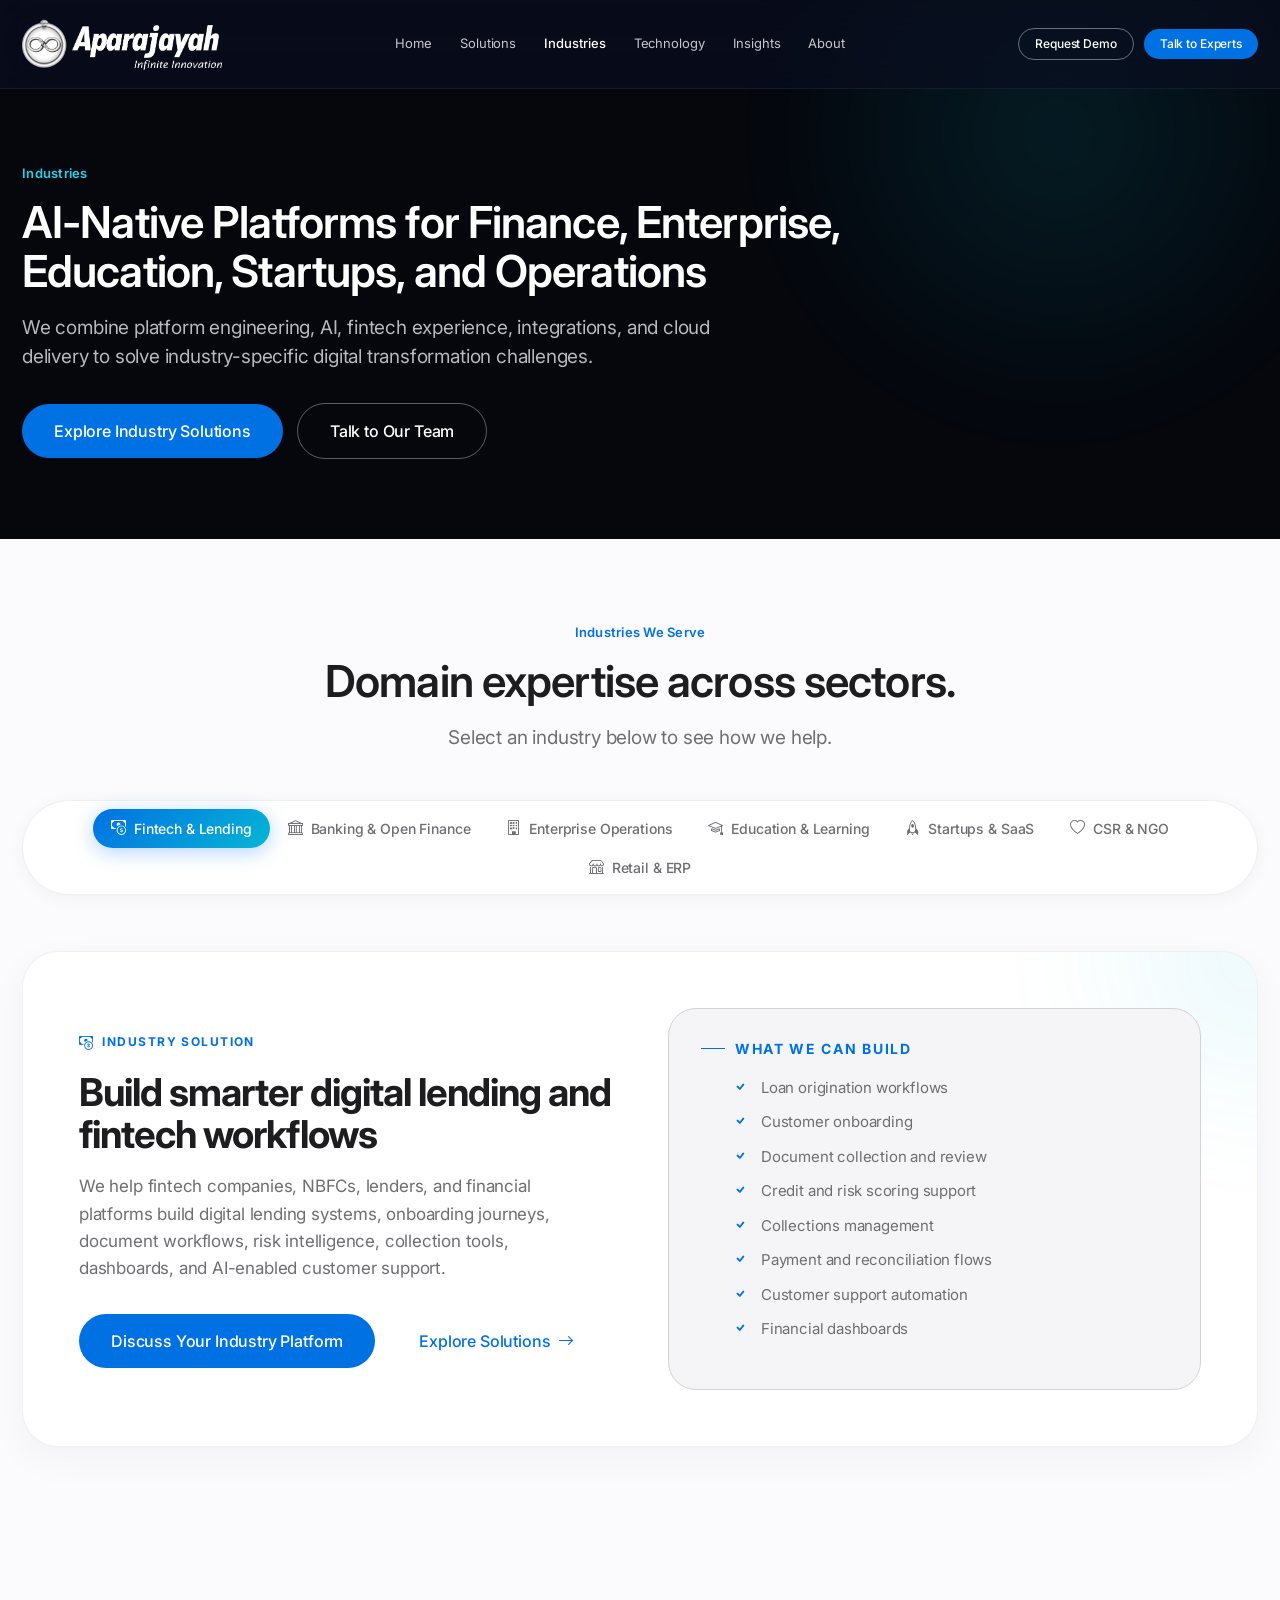
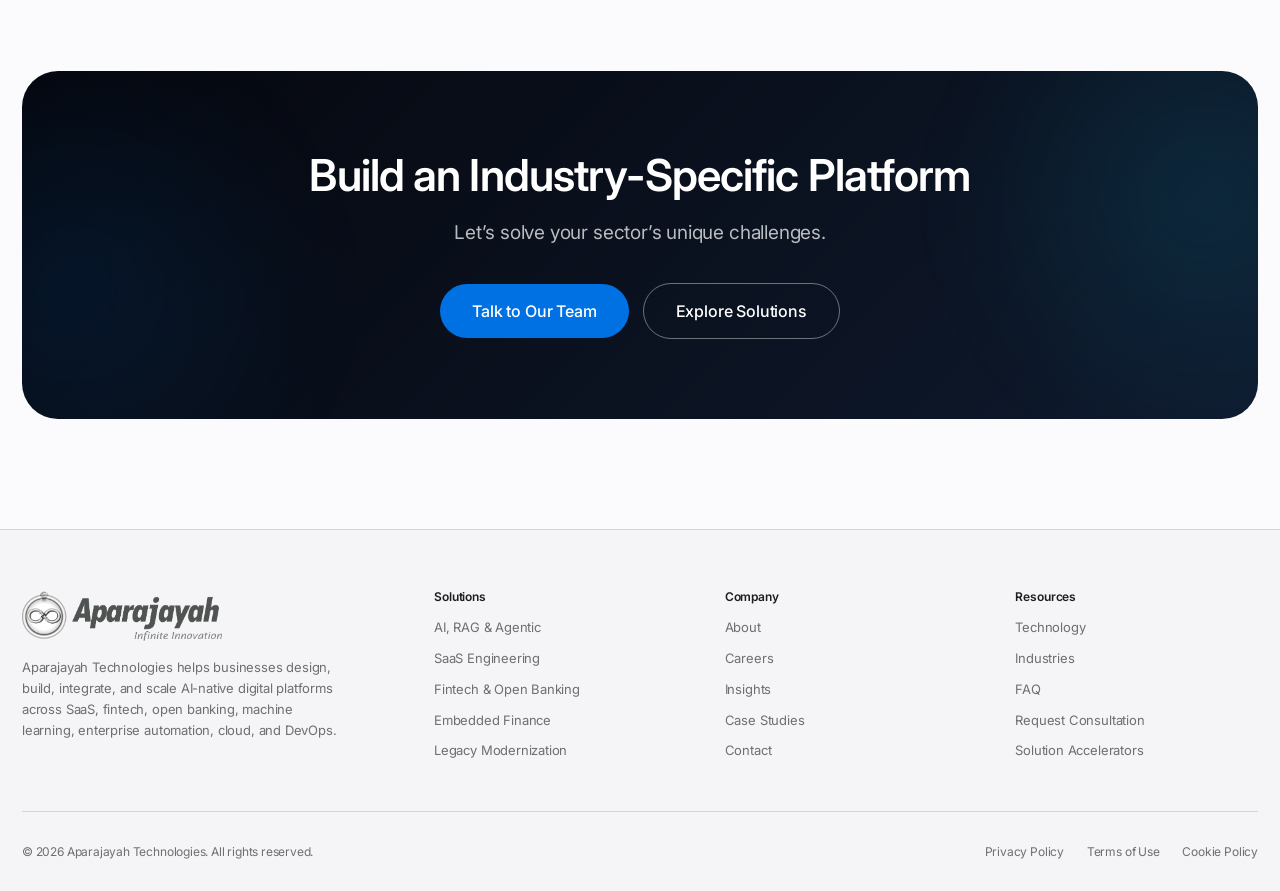
<file: industries.html>
<!DOCTYPE html>
<html lang="en">
<head>
<meta charset="UTF-8">
<meta name="viewport" content="width=device-width, initial-scale=1.0">
<title>Industries | Aparajayah Technologies</title>
<meta name="description" content="Industry-specific AI-native platforms for fintech, banking, enterprise operations, education, startups, CSR, retail and ERP.">
<link href="https://cdn.jsdelivr.net/npm/bootstrap@5.3.3/dist/css/bootstrap.min.css" rel="stylesheet">
<link href="https://cdn.jsdelivr.net/npm/bootstrap-icons@1.11.3/font/bootstrap-icons.min.css" rel="stylesheet">
<link rel="preconnect" href="https://fonts.googleapis.com">
<link rel="preconnect" href="https://fonts.gstatic.com" crossorigin>
<link href="https://fonts.googleapis.com/css2?family=Inter:opsz,wght@14..32,300;14..32,400;14..32,500;14..32,600;14..32,700;14..32,800&display=swap" rel="stylesheet">
<link rel="stylesheet" href="css/style.css">
</head>
<body>

<nav class="nav-aparajayah dark" id="mainNav">
  <div class="container-aparajayah">
    <div class="nav-bar-aparajayah">
      <a href="index.html" class="logo-aparajayah"><img src="images/logo2.png" alt="logo" class="logo-new"/></a>
      <div class="nav-links-aparajayah">
        <a href="index.html" class="nav-link-aparajayah">Home</a>
        <a href="solutions.html" class="nav-link-aparajayah">Solutions</a>
        <a href="industries.html" class="nav-link-aparajayah active">Industries</a>
        <a href="technology.html" class="nav-link-aparajayah">Technology</a>
        <a href="insights.html" class="nav-link-aparajayah">Insights</a>
        <a href="about.html" class="nav-link-aparajayah">About</a>
      </div>
      <div class="nav-cta-aparajayah">
        <a href="contact.html" class="btn-aparajayah btn-aparajayah-outline">Request Demo</a>
        <a href="contact.html" class="btn-aparajayah btn-aparajayah-primary">Talk to Experts</a>
        <button class="mobile-toggle-aparajayah" id="mobileToggle" aria-label="Toggle menu"><i class="bi bi-list"></i></button>
      </div>
    </div>
  </div>
</nav>
<div class="mobile-nav-aparajayah" id="mobileNav">
  <a href="index.html">Home</a>
  <a href="solutions.html">Solutions</a>
  <a href="industries.html">Industries</a>
  <a href="technology.html">Technology</a>
  <a href="insights.html">Insights</a>
  <a href="about.html">About</a>
  <a href="contact.html">Contact</a>
</div>

<main>

  <!-- ===================== HERO ===================== -->
  <section class="hero-inner-aparajayah">
    <div class="container-aparajayah">
      <span class="eyebrow eyebrow-cyan">Industries</span>
      <h1 class="display-3">AI-Native Platforms for Finance, Enterprise, Education, Startups, and Operations</h1>
      <p>We combine platform engineering, AI, fintech experience, integrations, and cloud delivery to solve industry-specific digital transformation challenges.</p>
      <div class="hero-ctas-aparajayah">
        <a href="solutions.html" class="btn-aparajayah btn-aparajayah-primary btn-aparajayah-lg">Explore Industry Solutions</a>
        <a href="contact.html" class="btn-aparajayah btn-aparajayah-outline btn-aparajayah-lg">Talk to Our Team</a>
      </div>
    </div>
  </section>

  <!-- ===================== INDUSTRY TABS ===================== -->
  <section class="industry-tabs">
    <div class="container-aparajayah">

      <div class="section-header-aparajayah center reveal-aparajayah" style="margin-bottom: 48px;">
        <span class="eyebrow">Industries We Serve</span>
        <h2 class="display-3">Domain expertise across sectors.</h2>
        <p>Select an industry below to see how we help.</p>
      </div>

      <!-- TAB BUTTONS -->
      <div class="industry-tabs-nav" role="tablist" aria-label="Industries">
        <button class="industry-tab-btn active" data-tab="fintech-lending" role="tab" aria-selected="true">
          <i class="bi bi-cash-coin"></i> Fintech &amp; Lending
        </button>
        <button class="industry-tab-btn" data-tab="banking" role="tab" aria-selected="false">
          <i class="bi bi-bank"></i> Banking &amp; Open Finance
        </button>
        <button class="industry-tab-btn" data-tab="enterprise" role="tab" aria-selected="false">
          <i class="bi bi-building"></i> Enterprise Operations
        </button>
        <button class="industry-tab-btn" data-tab="education" role="tab" aria-selected="false">
          <i class="bi bi-mortarboard"></i> Education &amp; Learning
        </button>
        <button class="industry-tab-btn" data-tab="startups" role="tab" aria-selected="false">
          <i class="bi bi-rocket"></i> Startups &amp; SaaS
        </button>
        <button class="industry-tab-btn" data-tab="csr" role="tab" aria-selected="false">
          <i class="bi bi-heart"></i> CSR &amp; NGO
        </button>
        <button class="industry-tab-btn" data-tab="retail-erp" role="tab" aria-selected="false">
          <i class="bi bi-shop"></i> Retail &amp; ERP
        </button>
      </div>

      <!-- TAB PANELS -->
      <div class="industry-tabs-content">

        <!-- ===== FINTECH & LENDING ===== -->
        <div class="industry-panel active" id="fintech-lending" role="tabpanel">
          <div class="industry-panel-grid">
            <div class="industry-panel-text">
              <span class="industry-panel-eyebrow"><i class="bi bi-cash-coin"></i> Industry Solution</span>
              <h2>Build smarter digital lending and fintech workflows</h2>
              <p>We help fintech companies, NBFCs, lenders, and financial platforms build digital lending systems, onboarding journeys, document workflows, risk intelligence, collection tools, dashboards, and AI-enabled customer support.</p>
              <div class="industry-panel-ctas">
                <a href="contact.html" class="btn-aparajayah btn-aparajayah-primary btn-aparajayah-lg">Discuss Your Industry Platform</a>
                <a href="solutions.html" class="btn-aparajayah btn-aparajayah-ghost btn-aparajayah-lg">Explore Solutions <i class="bi bi-arrow-right"></i></a>
              </div>
            </div>
            <div class="industry-panel-list">
              <h3>What We Can Build</h3>
              <ul>
                <li>Loan origination workflows</li>
                <li>Customer onboarding</li>
                <li>Document collection and review</li>
                <li>Credit and risk scoring support</li>
                <li>Collections management</li>
                <li>Payment and reconciliation flows</li>
                <li>Customer support automation</li>
                <li>Financial dashboards</li>
              </ul>
            </div>
          </div>
        </div>

        <!-- ===== BANKING & OPEN FINANCE ===== -->
        <div class="industry-panel" id="banking" role="tabpanel">
          <div class="industry-panel-grid">
            <div class="industry-panel-text">
              <span class="industry-panel-eyebrow"><i class="bi bi-bank"></i> Industry Solution</span>
              <h2>Create secure open finance and API-driven banking experiences</h2>
              <p>We support digital finance teams with API integrations, consent-based data flows, account aggregator connectivity, customer onboarding, financial data intelligence, and open banking-ready application layers.</p>
              <div class="industry-panel-ctas">
                <a href="contact.html" class="btn-aparajayah btn-aparajayah-primary btn-aparajayah-lg">Discuss Your Industry Platform</a>
                <a href="solutions.html" class="btn-aparajayah btn-aparajayah-ghost btn-aparajayah-lg">Explore Solutions <i class="bi bi-arrow-right"></i></a>
              </div>
            </div>
            <div class="industry-panel-list">
              <h3>What We Can Build</h3>
              <ul>
                <li>Open banking API integration</li>
                <li>Account aggregator data flows</li>
                <li>Consent management support</li>
                <li>Customer financial data dashboards</li>
                <li>SME cash-flow insights</li>
                <li>Financial document intelligence</li>
                <li>API security and audit logs</li>
              </ul>
            </div>
          </div>
        </div>

        <!-- ===== ENTERPRISE OPERATIONS ===== -->
        <div class="industry-panel" id="enterprise" role="tabpanel">
          <div class="industry-panel-grid">
            <div class="industry-panel-text">
              <span class="industry-panel-eyebrow"><i class="bi bi-building"></i> Industry Solution</span>
              <h2>Automate enterprise workflows and modernize internal systems</h2>
              <p>We help enterprises replace manual processes, disconnected spreadsheets, and outdated internal software with integrated, AI-ready digital platforms.</p>
              <div class="industry-panel-ctas">
                <a href="contact.html" class="btn-aparajayah btn-aparajayah-primary btn-aparajayah-lg">Discuss Your Industry Platform</a>
                <a href="solutions.html" class="btn-aparajayah btn-aparajayah-ghost btn-aparajayah-lg">Explore Solutions <i class="bi bi-arrow-right"></i></a>
              </div>
            </div>
            <div class="industry-panel-list">
              <h3>What We Can Build</h3>
              <ul>
                <li>Workflow automation</li>
                <li>ERP modernization</li>
                <li>Approval systems</li>
                <li>Internal dashboards</li>
                <li>Document intelligence</li>
                <li>Knowledge assistants</li>
                <li>API integrations</li>
                <li>Legacy system modernization</li>
              </ul>
            </div>
          </div>
        </div>

        <!-- ===== EDUCATION ===== -->
        <div class="industry-panel" id="education" role="tabpanel">
          <div class="industry-panel-grid">
            <div class="industry-panel-text">
              <span class="industry-panel-eyebrow"><i class="bi bi-mortarboard"></i> Industry Solution</span>
              <h2>Build intelligent learning and training platforms</h2>
              <p>We create learning management systems, training portals, content platforms, student support assistants, community features, and AI-enhanced education workflows.</p>
              <div class="industry-panel-ctas">
                <a href="contact.html" class="btn-aparajayah btn-aparajayah-primary btn-aparajayah-lg">Discuss Your Industry Platform</a>
                <a href="solutions.html" class="btn-aparajayah btn-aparajayah-ghost btn-aparajayah-lg">Explore Solutions <i class="bi bi-arrow-right"></i></a>
              </div>
            </div>
            <div class="industry-panel-list">
              <h3>What We Can Build</h3>
              <ul>
                <li>LMS development</li>
                <li>Training portals</li>
                <li>AI learning assistant</li>
                <li>Content management</li>
                <li>Assessment workflows</li>
                <li>Learner dashboards</li>
                <li>Community features</li>
                <li>Admin reporting</li>
              </ul>
            </div>
          </div>
        </div>

        <!-- ===== STARTUPS ===== -->
        <div class="industry-panel" id="startups" role="tabpanel">
          <div class="industry-panel-grid">
            <div class="industry-panel-text">
              <span class="industry-panel-eyebrow"><i class="bi bi-rocket"></i> Industry Solution</span>
              <h2>Move from product idea to scalable AI-ready SaaS</h2>
              <p>We help founders and SaaS teams validate ideas, build MVPs, design scalable architecture, add AI features, and launch cloud-ready products.</p>
              <div class="industry-panel-ctas">
                <a href="contact.html" class="btn-aparajayah btn-aparajayah-primary btn-aparajayah-lg">Discuss Your Industry Platform</a>
                <a href="solutions.html" class="btn-aparajayah btn-aparajayah-ghost btn-aparajayah-lg">Explore Solutions <i class="bi bi-arrow-right"></i></a>
              </div>
            </div>
            <div class="industry-panel-list">
              <h3>What We Can Build</h3>
              <ul>
                <li>MVP planning</li>
                <li>Product design</li>
                <li>SaaS architecture</li>
                <li>AI feature integration</li>
                <li>Subscription flows</li>
                <li>Admin dashboards</li>
                <li>API development</li>
                <li>Cloud deployment</li>
              </ul>
            </div>
          </div>
        </div>

        <!-- ===== CSR ===== -->
        <div class="industry-panel" id="csr" role="tabpanel">
          <div class="industry-panel-grid">
            <div class="industry-panel-text">
              <span class="industry-panel-eyebrow"><i class="bi bi-heart"></i> Industry Solution</span>
              <h2>Digitize reporting, documentation, and stakeholder visibility</h2>
              <p>We help CSR teams, NGOs, and compliance-driven organizations manage projects, documentation, approvals, impact tracking, reporting, and stakeholder communication.</p>
              <div class="industry-panel-ctas">
                <a href="contact.html" class="btn-aparajayah btn-aparajayah-primary btn-aparajayah-lg">Discuss Your Industry Platform</a>
                <a href="solutions.html" class="btn-aparajayah btn-aparajayah-ghost btn-aparajayah-lg">Explore Solutions <i class="bi bi-arrow-right"></i></a>
              </div>
            </div>
            <div class="industry-panel-list">
              <h3>What We Can Build</h3>
              <ul>
                <li>CSR project tracking</li>
                <li>Compliance documentation</li>
                <li>Impact dashboards</li>
                <li>Approval workflows</li>
                <li>Donor/stakeholder reports</li>
                <li>Document management</li>
                <li>Field data capture</li>
                <li>AI report summaries</li>
              </ul>
            </div>
          </div>
        </div>

        <!-- ===== RETAIL ERP ===== -->
        <div class="industry-panel" id="retail-erp" role="tabpanel">
          <div class="industry-panel-grid">
            <div class="industry-panel-text">
              <span class="industry-panel-eyebrow"><i class="bi bi-shop"></i> Industry Solution</span>
              <h2>Modernize business operations with connected digital platforms</h2>
              <p>We build and modernize ERP modules, inventory flows, sales workflows, vendor processes, finance dashboards, and integrated operational systems.</p>
              <div class="industry-panel-ctas">
                <a href="contact.html" class="btn-aparajayah btn-aparajayah-primary btn-aparajayah-lg">Discuss Your Industry Platform</a>
                <a href="solutions.html" class="btn-aparajayah btn-aparajayah-ghost btn-aparajayah-lg">Explore Solutions <i class="bi bi-arrow-right"></i></a>
              </div>
            </div>
            <div class="industry-panel-list">
              <h3>What We Can Build</h3>
              <ul>
                <li>ERP module development</li>
                <li>Inventory workflows</li>
                <li>Order and vendor management</li>
                <li>Finance dashboards</li>
                <li>CRM and ERP integration</li>
                <li>Approval automation</li>
                <li>Reporting systems</li>
                <li>AI operations assistant</li>
              </ul>
            </div>
          </div>
        </div>

      </div><!-- /.industry-tabs-content -->

    </div>
  </section>

  <!-- ===================== CTA ===================== -->
  <section class="section-aparajayah">
    <div class="container-aparajayah">
      <div class="cta-banner-aparajayah reveal-aparajayah">
        <h2 class="display-3">Build an Industry-Specific Platform</h2>
        <p>Let’s solve your sector’s unique challenges.</p>
        <div class="hero-ctas-aparajayah">
          <a href="contact.html" class="btn-aparajayah btn-aparajayah-primary btn-aparajayah-lg">Talk to Our Team</a>
          <a href="solutions.html" class="btn-aparajayah btn-aparajayah-outline btn-aparajayah-lg">Explore Solutions</a>
        </div>
      </div>
    </div>
  </section>

</main>

<footer class="footer-aparajayah">
  <div class="container-aparajayah">
    <div class="footer-grid-aparajayah">
      <div class="footer-brand-aparajayah">
        <a href="index.html" class="logo-aparajayah"><img src="images/logo1.png" alt="Aparajayah" class="logo-new"/></a>
        <p>Aparajayah Technologies helps businesses design, build, integrate, and scale AI-native digital platforms across SaaS, fintech, open banking, machine learning, enterprise automation, cloud, and DevOps.</p>
      </div>
      <div class="footer-col-aparajayah">
        <h5>Solutions</h5>
        <a href="solutions.html#ai-rag">AI, RAG &amp; Agentic</a>
        <a href="solutions.html#saas">SaaS Engineering</a>
        <a href="solutions.html#fintech">Fintech &amp; Open Banking</a>
        <a href="solutions.html#embedded">Embedded Finance</a>
        <a href="solutions.html#legacy">Legacy Modernization</a>
      </div>
      <div class="footer-col-aparajayah">
        <h5>Company</h5>
        <a href="about.html">About</a>
        <a href="about.html#careers">Careers</a>
        <a href="insights.html">Insights</a>
        <a href="about.html#case-studies">Case Studies</a>
        <a href="contact.html">Contact</a>
      </div>
      <div class="footer-col-aparajayah">
        <h5>Resources</h5>
        <a href="technology.html">Technology</a>
        <a href="industries.html">Industries</a>
        <a href="about.html#faq">FAQ</a>
        <a href="contact.html">Request Consultation</a>
        <a href="solutions.html#accelerators">Solution Accelerators</a>
      </div>
    </div>
    <div class="footer-bottom-aparajayah">
      <span>© 2026 Aparajayah Technologies. All rights reserved.</span>
      <div>
        <a href="about.html#legal">Privacy Policy</a>
        <a href="about.html#legal">Terms of Use</a>
        <a href="about.html#legal">Cookie Policy</a>
      </div>
    </div>
  </div>
</footer>

<script src="https://cdn.jsdelivr.net/npm/bootstrap@5.3.3/dist/js/bootstrap.bundle.min.js"></script>
<script src="js/main.js"></script>
</body>
</html>
</file>
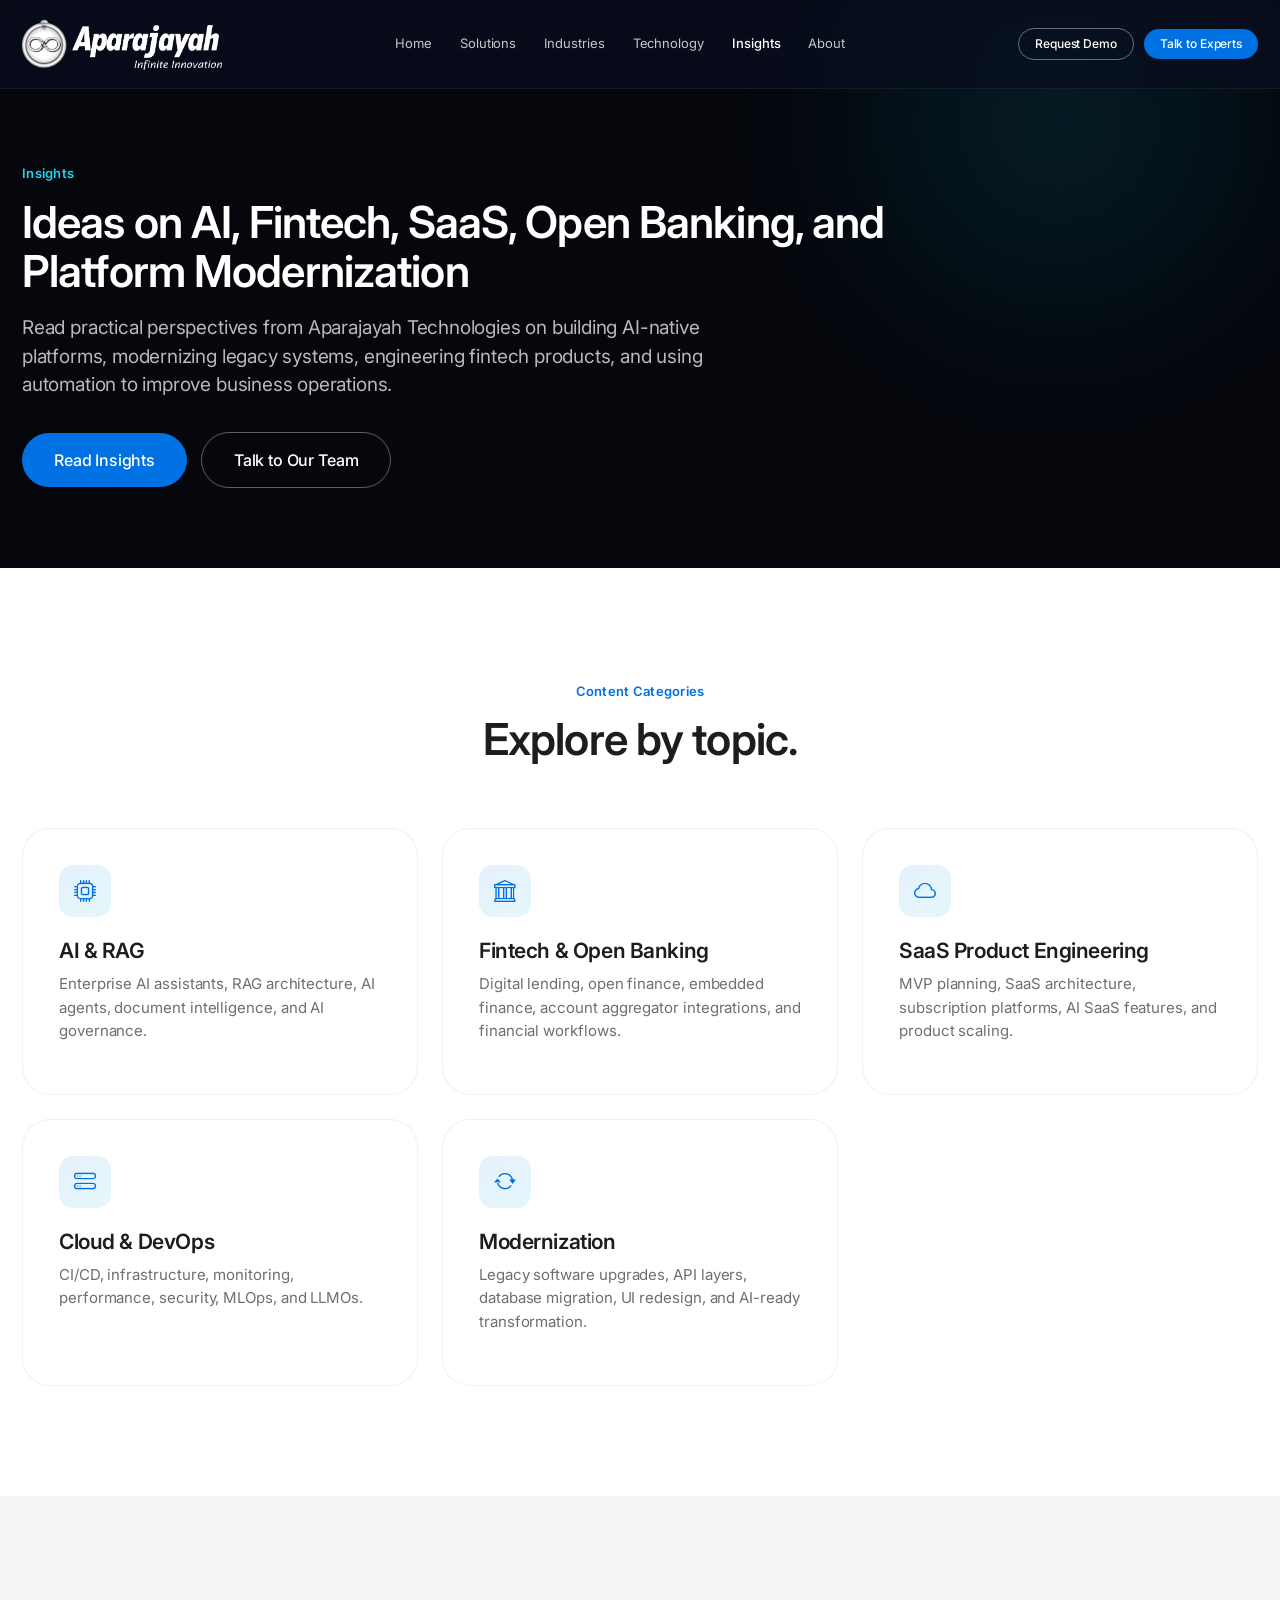
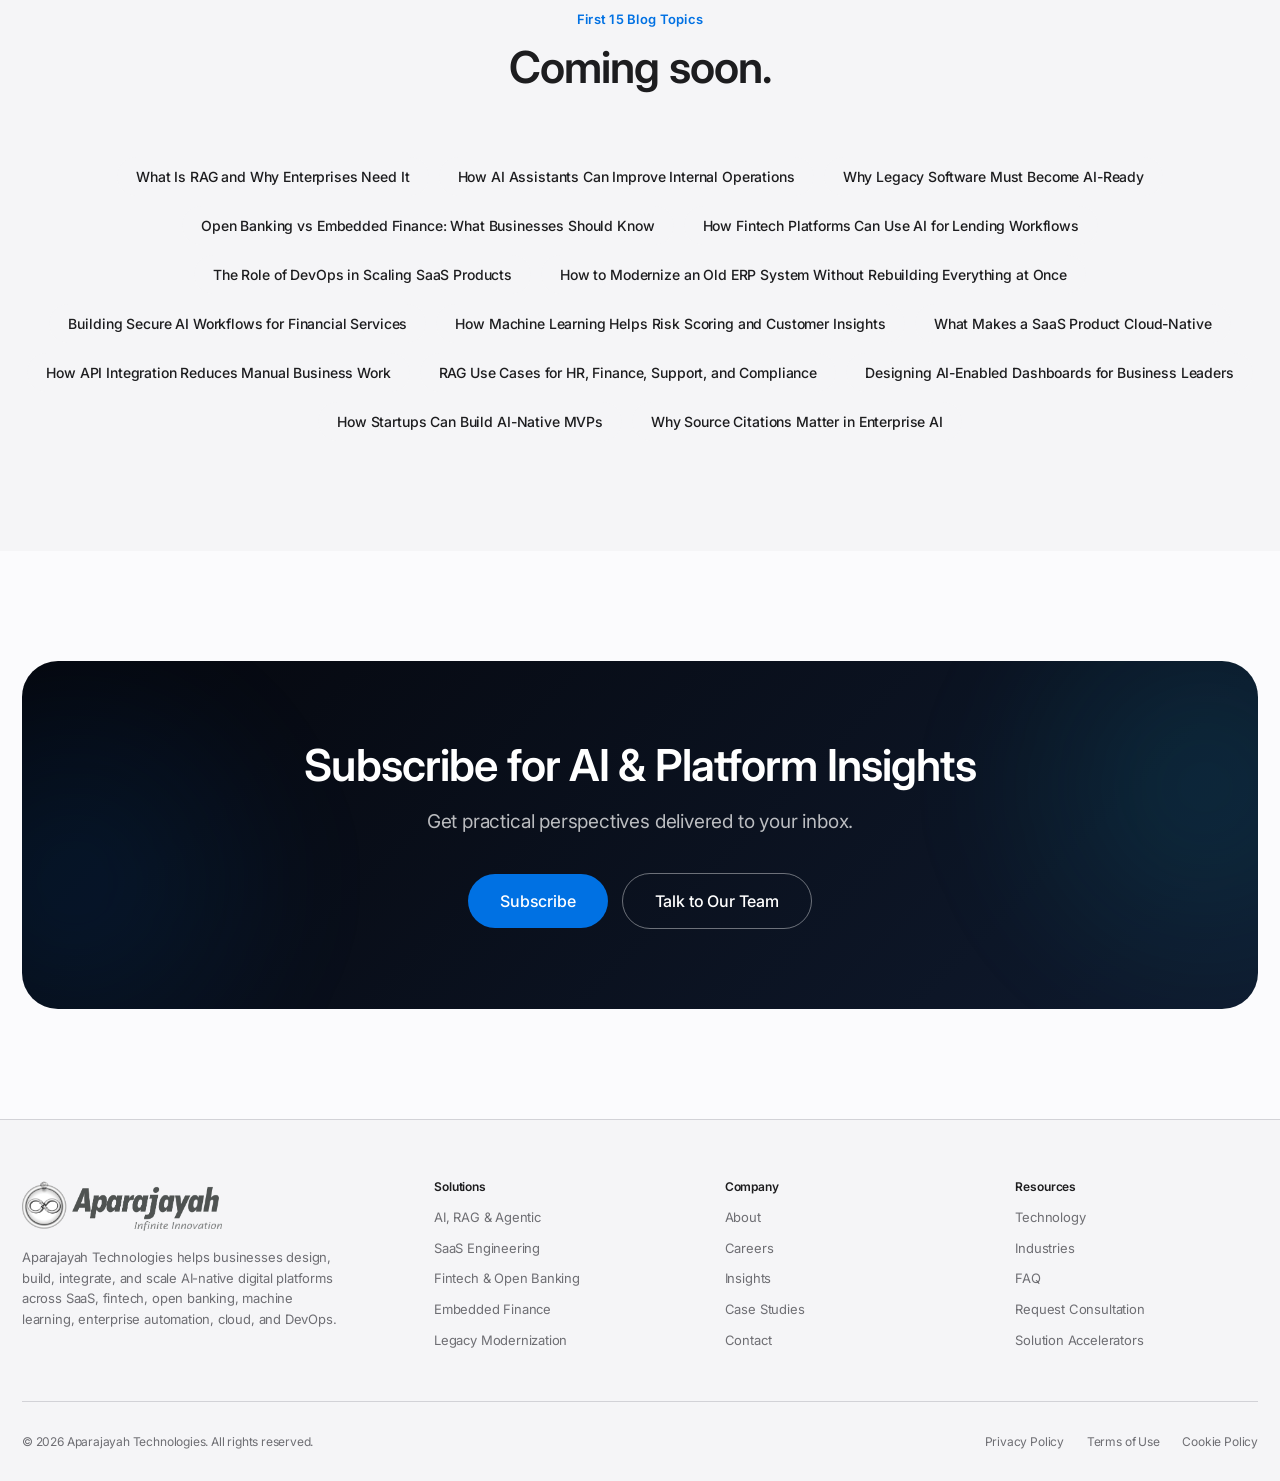
<file: insights.html>
<!DOCTYPE html>
<html lang="en">
<head>
<meta charset="UTF-8">
<meta name="viewport" content="width=device-width, initial-scale=1.0">
<title>Insights | Aparajayah Technologies</title>
<meta name="description" content="Ideas on AI, Fintech, SaaS, Open Banking, and Platform Modernization.">
<link href="https://cdn.jsdelivr.net/npm/bootstrap@5.3.3/dist/css/bootstrap.min.css" rel="stylesheet">
<link href="https://cdn.jsdelivr.net/npm/bootstrap-icons@1.11.3/font/bootstrap-icons.min.css" rel="stylesheet">
<link rel="preconnect" href="https://fonts.googleapis.com">
<link rel="preconnect" href="https://fonts.gstatic.com" crossorigin>
<link href="https://fonts.googleapis.com/css2?family=Inter:opsz,wght@14..32,300;14..32,400;14..32,500;14..32,600;14..32,700;14..32,800&display=swap" rel="stylesheet">
<link rel="stylesheet" href="css/style.css">
</head>
<body>

<nav class="nav-aparajayah dark" id="mainNav">
  <div class="container-aparajayah">
    <div class="nav-bar-aparajayah">
      <a href="index.html" class="logo-aparajayah"><img src="images/logo2.png" alt="logo" class="logo-new"/></a>
      <div class="nav-links-aparajayah">
        <a href="index.html" class="nav-link-aparajayah">Home</a>
        <a href="solutions.html" class="nav-link-aparajayah">Solutions</a>
        <a href="industries.html" class="nav-link-aparajayah">Industries</a>
        <a href="technology.html" class="nav-link-aparajayah">Technology</a>
        <a href="insights.html" class="nav-link-aparajayah active">Insights</a>
        <a href="about.html" class="nav-link-aparajayah">About</a>
      </div>
      <div class="nav-cta-aparajayah">
        <a href="contact.html" class="btn-aparajayah btn-aparajayah-outline">Request Demo</a>
        <a href="contact.html" class="btn-aparajayah btn-aparajayah-primary">Talk to Experts</a>
        <button class="mobile-toggle-aparajayah" id="mobileToggle" aria-label="Toggle menu"><i class="bi bi-list"></i></button>
      </div>
    </div>
  </div>
</nav>
<div class="mobile-nav-aparajayah" id="mobileNav">
  <a href="index.html">Home</a>
  <a href="solutions.html">Solutions</a>
  <a href="industries.html">Industries</a>
  <a href="technology.html">Technology</a>
  <a href="insights.html">Insights</a>
  <a href="about.html">About</a>
  <a href="contact.html">Contact</a>
</div>

<main>

<section class="hero-inner-aparajayah">
  <div class="container-aparajayah">
    <span class="eyebrow eyebrow-cyan">Insights</span>
    <h1 class="display-3">Ideas on AI, Fintech, SaaS, Open Banking, and Platform Modernization</h1>
    <p>Read practical perspectives from Aparajayah Technologies on building AI-native platforms, modernizing legacy systems, engineering fintech products, and using automation to improve business operations.</p>
    <div class="hero-ctas-aparajayah">
      <a href="insights.html" class="btn-aparajayah btn-aparajayah-primary btn-aparajayah-lg">Read Insights</a>
      <a href="contact.html" class="btn-aparajayah btn-aparajayah-outline btn-aparajayah-lg">Talk to Our Team</a>
    </div>
  </div>
</section>

<section class="section-aparajayah section-white">
  <div class="container-aparajayah">
    <div class="section-header-aparajayah center reveal-aparajayah"><span class="eyebrow">Content Categories</span><h2 class="display-3">Explore by topic.</h2></div>
    <div class="row g-4">
      <div class="col-md-6 col-lg-4"><div class="card-aparajayah reveal-aparajayah"><div class="card-icon-aparajayah"><i class="bi bi-cpu"></i></div><h3>AI &amp; RAG</h3><p>Enterprise AI assistants, RAG architecture, AI agents, document intelligence, and AI governance.</p></div></div>
      <div class="col-md-6 col-lg-4"><div class="card-aparajayah reveal-aparajayah"><div class="card-icon-aparajayah"><i class="bi bi-bank"></i></div><h3>Fintech &amp; Open Banking</h3><p>Digital lending, open finance, embedded finance, account aggregator integrations, and financial workflows.</p></div></div>
      <div class="col-md-6 col-lg-4"><div class="card-aparajayah reveal-aparajayah"><div class="card-icon-aparajayah"><i class="bi bi-cloud"></i></div><h3>SaaS Product Engineering</h3><p>MVP planning, SaaS architecture, subscription platforms, AI SaaS features, and product scaling.</p></div></div>
      <div class="col-md-6 col-lg-4"><div class="card-aparajayah reveal-aparajayah"><div class="card-icon-aparajayah"><i class="bi bi-hdd-stack"></i></div><h3>Cloud &amp; DevOps</h3><p>CI/CD, infrastructure, monitoring, performance, security, MLOps, and LLMOs.</p></div></div>
      <div class="col-md-6 col-lg-4"><div class="card-aparajayah reveal-aparajayah"><div class="card-icon-aparajayah"><i class="bi bi-arrow-repeat"></i></div><h3>Modernization</h3><p>Legacy software upgrades, API layers, database migration, UI redesign, and AI-ready transformation.</p></div></div>
    </div>
  </div>
</section>

<section class="section-aparajayah section-slate-aparajayah">
  <div class="container-aparajayah">
    <div class="section-header-aparajayah center reveal-aparajayah"><span class="eyebrow">First 15 Blog Topics</span><h2 class="display-3">Coming soon.</h2></div>
    <div class="pill-list-aparajayah justify-content-center">
      <span class="pill-aparajayah">What Is RAG and Why Enterprises Need It</span>
      <span class="pill-aparajayah">How AI Assistants Can Improve Internal Operations</span>
      <span class="pill-aparajayah">Why Legacy Software Must Become AI-Ready</span>
      <span class="pill-aparajayah">Open Banking vs Embedded Finance: What Businesses Should Know</span>
      <span class="pill-aparajayah">How Fintech Platforms Can Use AI for Lending Workflows</span>
      <span class="pill-aparajayah">The Role of DevOps in Scaling SaaS Products</span>
      <span class="pill-aparajayah">How to Modernize an Old ERP System Without Rebuilding Everything at Once</span>
      <span class="pill-aparajayah">Building Secure AI Workflows for Financial Services</span>
      <span class="pill-aparajayah">How Machine Learning Helps Risk Scoring and Customer Insights</span>
      <span class="pill-aparajayah">What Makes a SaaS Product Cloud-Native</span>
      <span class="pill-aparajayah">How API Integration Reduces Manual Business Work</span>
      <span class="pill-aparajayah">RAG Use Cases for HR, Finance, Support, and Compliance</span>
      <span class="pill-aparajayah">Designing AI-Enabled Dashboards for Business Leaders</span>
      <span class="pill-aparajayah">How Startups Can Build AI-Native MVPs</span>
      <span class="pill-aparajayah">Why Source Citations Matter in Enterprise AI</span>
    </div>
  </div>
</section>

<section class="section-aparajayah">
  <div class="container-aparajayah">
    <div class="cta-banner-aparajayah reveal-aparajayah">
      <h2 class="display-3">Subscribe for AI &amp; Platform Insights</h2>
      <p>Get practical perspectives delivered to your inbox.</p>
      <div class="hero-ctas-aparajayah">
        <a href="contact.html" class="btn-aparajayah btn-aparajayah-primary btn-aparajayah-lg">Subscribe</a>
        <a href="contact.html" class="btn-aparajayah btn-aparajayah-outline btn-aparajayah-lg">Talk to Our Team</a>
      </div>
    </div>
  </div>
</section>

</main>

<footer class="footer-aparajayah">
  <div class="container-aparajayah">
    <div class="footer-grid-aparajayah">
      <div class="footer-brand-aparajayah">
        <a href="index.html" class="logo-aparajayah"><img src="images/logo1.png" alt="Aparajayah" class="logo-new"/></a>
        <p>Aparajayah Technologies helps businesses design, build, integrate, and scale AI-native digital platforms across SaaS, fintech, open banking, machine learning, enterprise automation, cloud, and DevOps.</p>
      </div>
      <div class="footer-col-aparajayah">
        <h5>Solutions</h5>
        <a href="solutions.html#ai-rag">AI, RAG &amp; Agentic</a>
        <a href="solutions.html#saas">SaaS Engineering</a>
        <a href="solutions.html#fintech">Fintech &amp; Open Banking</a>
        <a href="solutions.html#embedded">Embedded Finance</a>
        <a href="solutions.html#legacy">Legacy Modernization</a>
      </div>
      <div class="footer-col-aparajayah">
        <h5>Company</h5>
        <a href="about.html">About</a>
        <a href="about.html#careers">Careers</a>
        <a href="insights.html">Insights</a>
        <a href="about.html#case-studies">Case Studies</a>
        <a href="contact.html">Contact</a>
      </div>
      <div class="footer-col-aparajayah">
        <h5>Resources</h5>
        <a href="technology.html">Technology</a>
        <a href="industries.html">Industries</a>
        <a href="about.html#faq">FAQ</a>
        <a href="contact.html">Request Consultation</a>
        <a href="solutions.html#accelerators">Solution Accelerators</a>
      </div>
    </div>
    <div class="footer-bottom-aparajayah">
      <span>© 2026 Aparajayah Technologies. All rights reserved.</span>
      <div>
        <a href="about.html#legal">Privacy Policy</a>
        <a href="about.html#legal">Terms of Use</a>
        <a href="about.html#legal">Cookie Policy</a>
      </div>
    </div>
  </div>
</footer>

<script src="https://cdn.jsdelivr.net/npm/bootstrap@5.3.3/dist/js/bootstrap.bundle.min.js"></script>
<script src="js/main.js"></script>
</body>
</html>
</file>
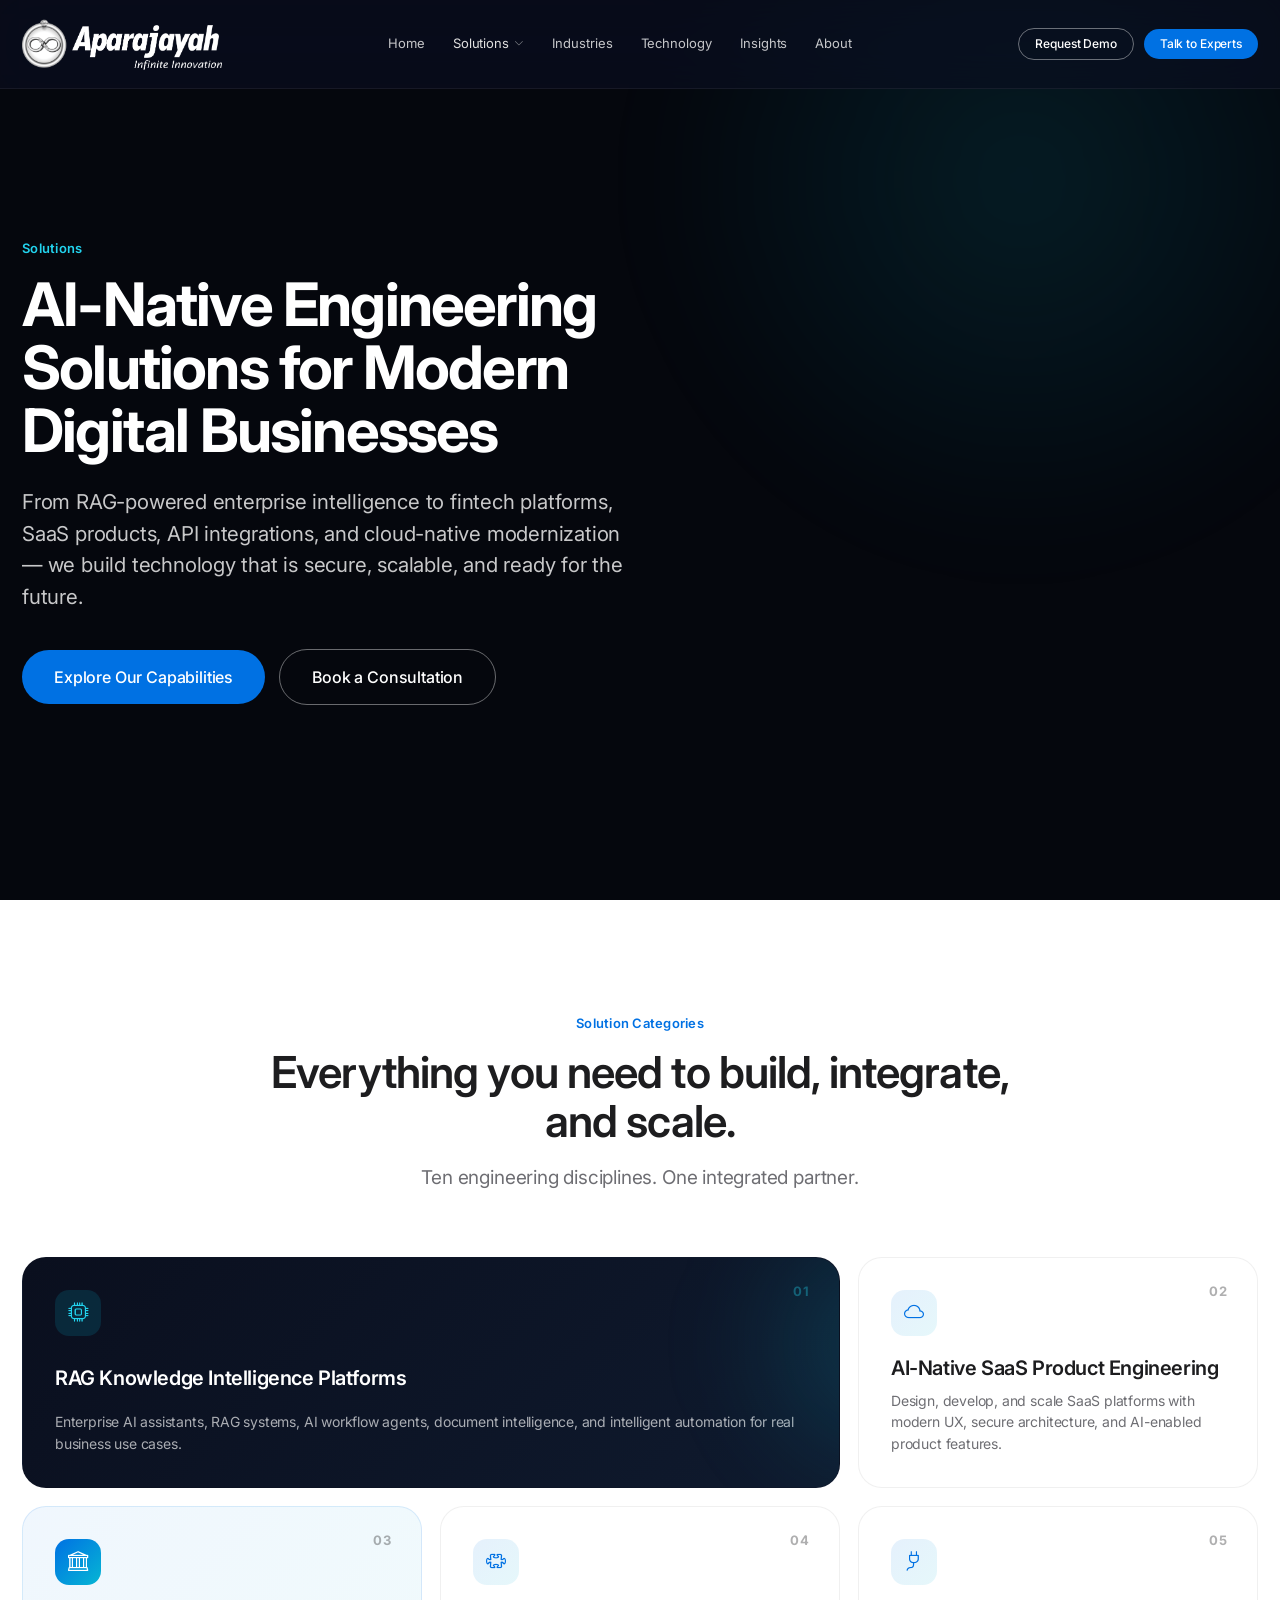
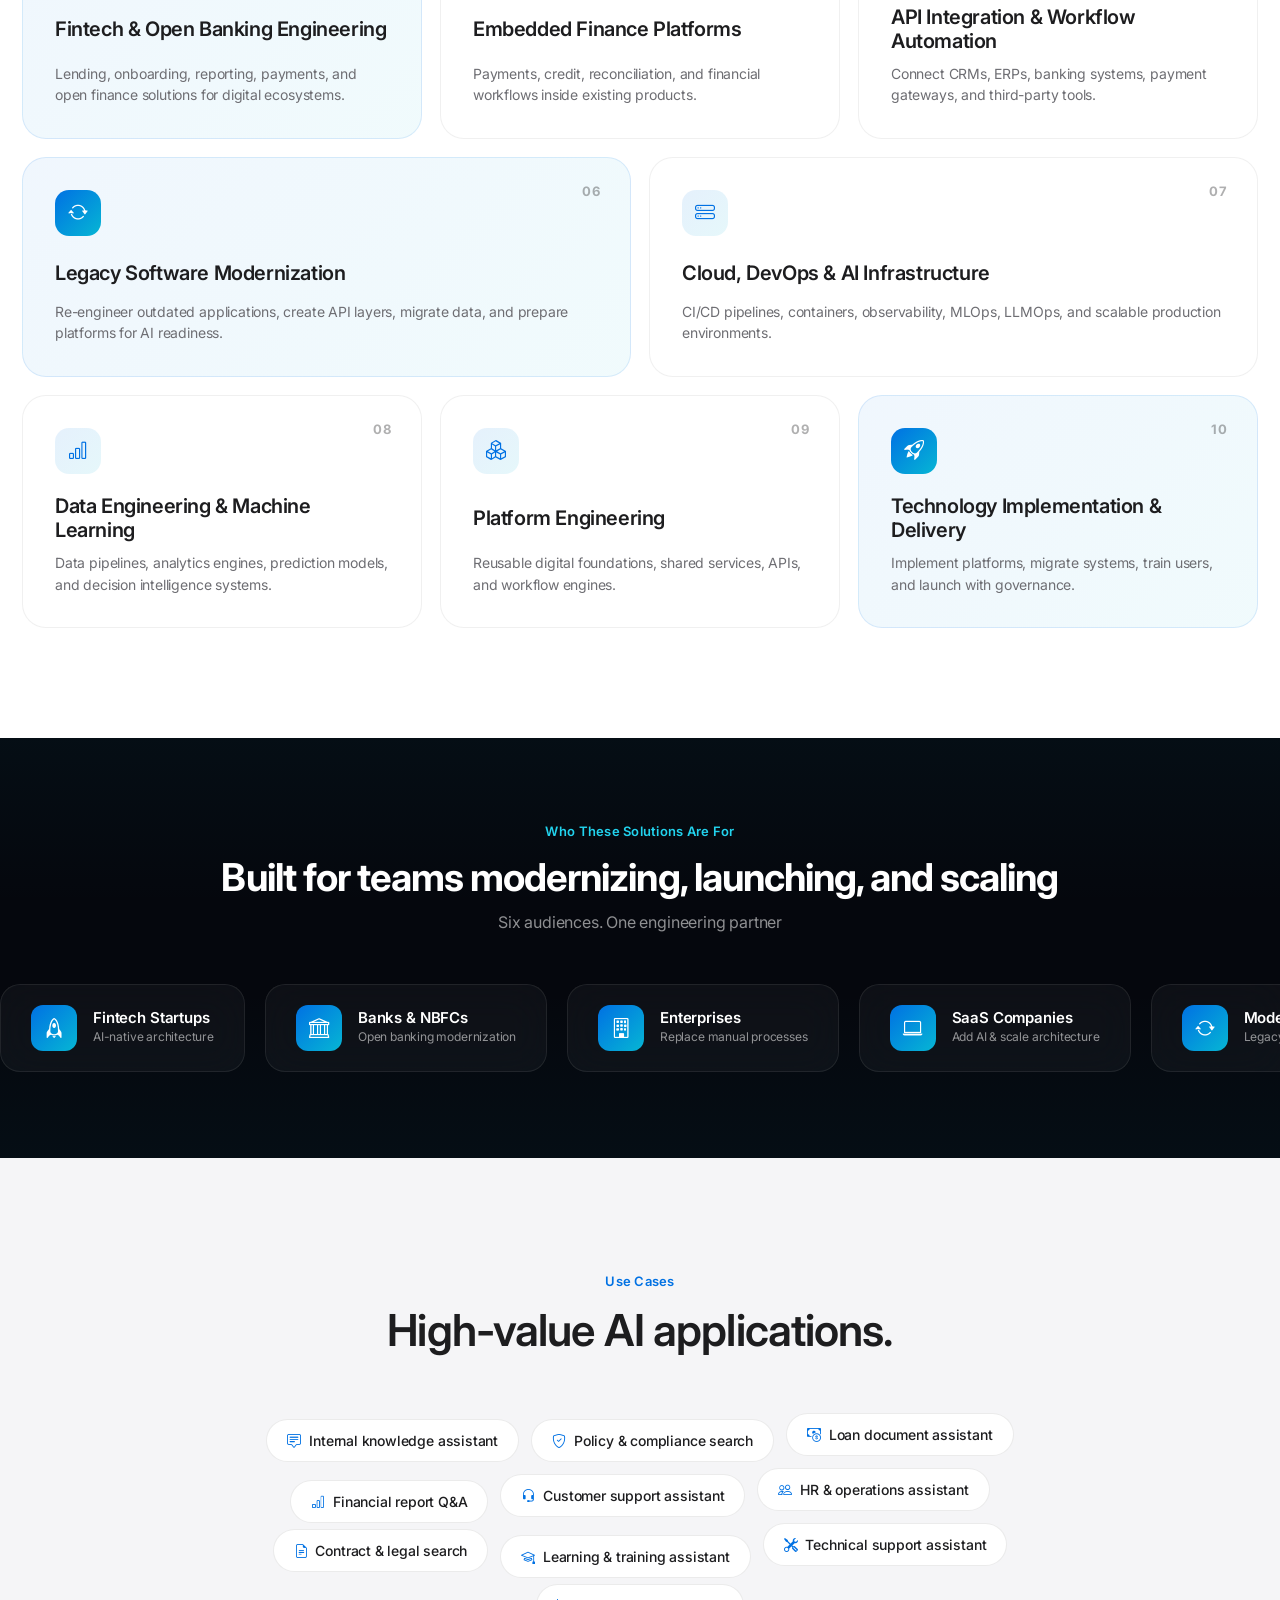
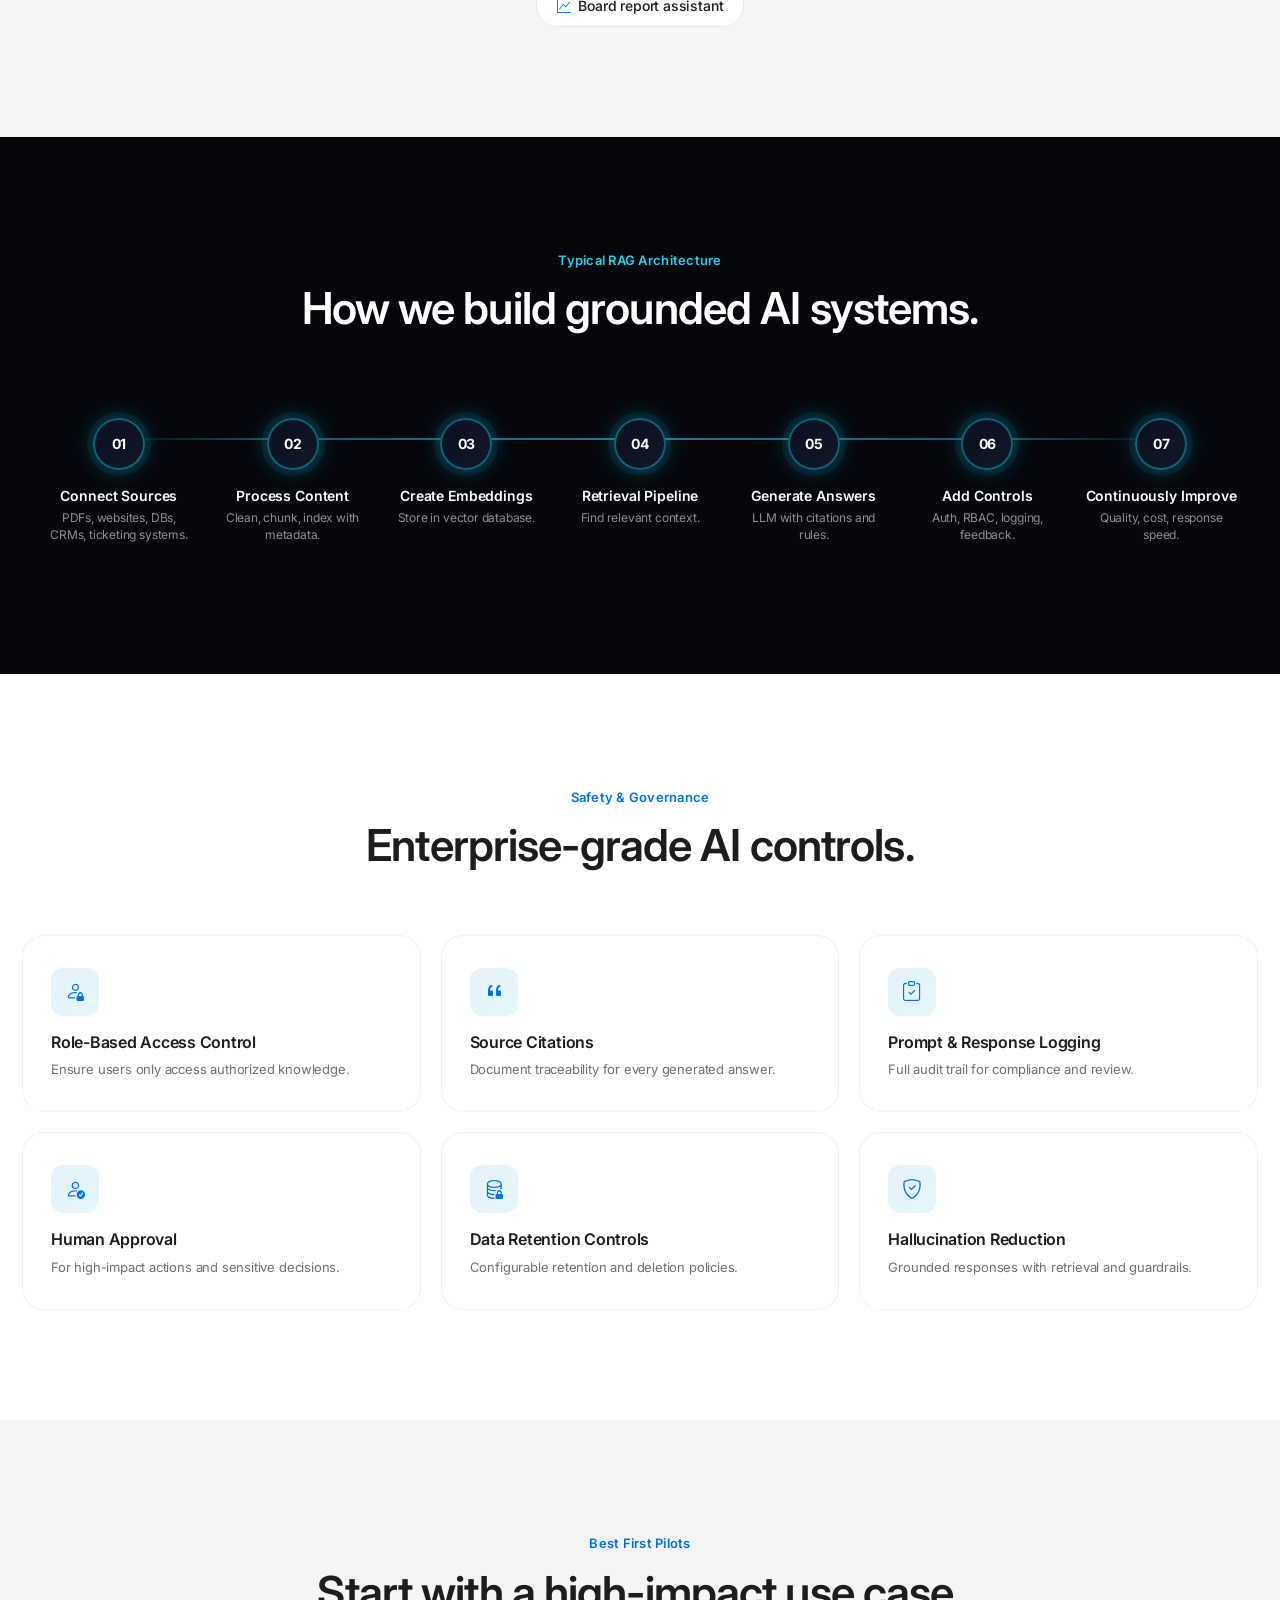
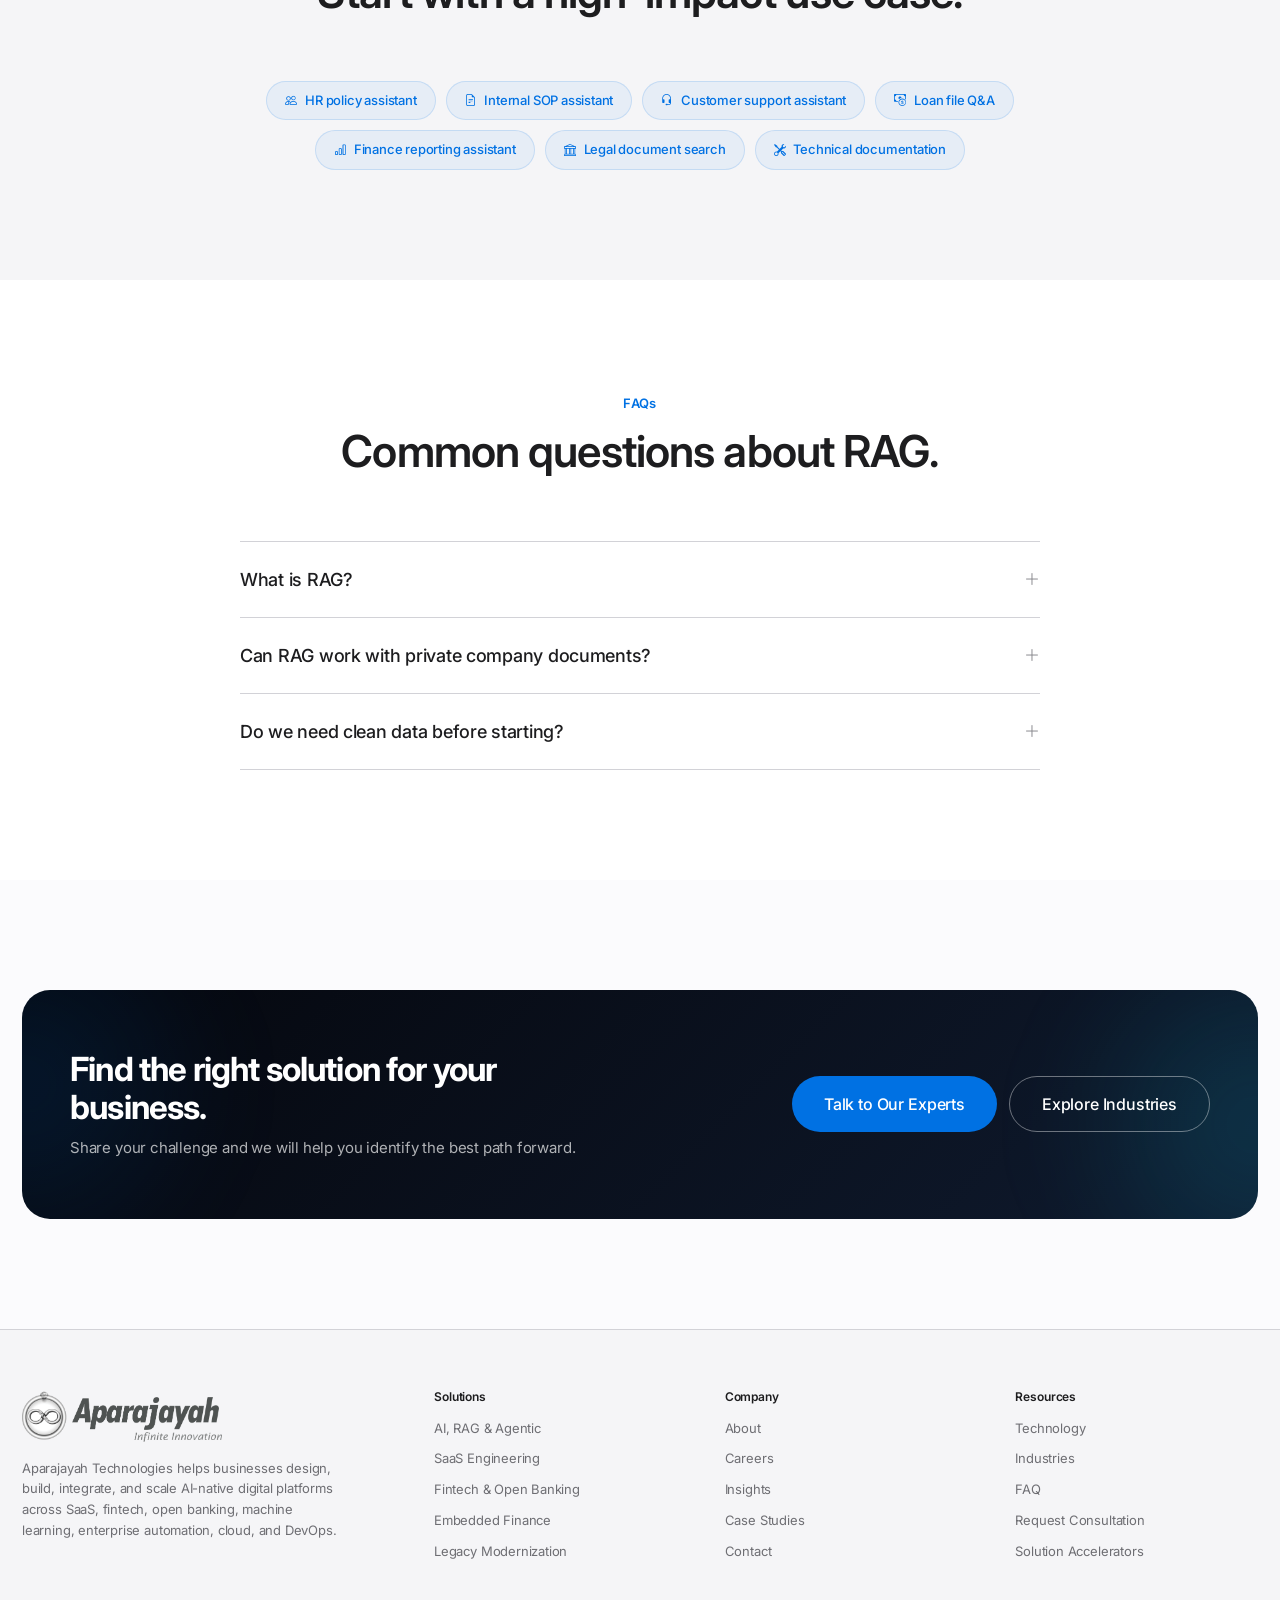
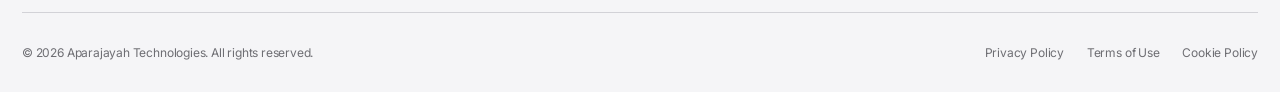
<file: solutions.html>
<!DOCTYPE html>
<html lang="en">
<head>
  <meta charset="UTF-8">
  <meta name="viewport" content="width=device-width, initial-scale=1.0">
  <title>Solutions | Aparajayah Technologies</title>
  <meta name="description" content="AI-native engineering solutions: RAG, SaaS, fintech, open banking, embedded finance, API integration, cloud, DevOps, and modernization.">
  <link href="https://cdn.jsdelivr.net/npm/bootstrap@5.3.3/dist/css/bootstrap.min.css" rel="stylesheet">
  <link href="https://cdn.jsdelivr.net/npm/bootstrap-icons@1.11.3/font/bootstrap-icons.min.css" rel="stylesheet">
  <link rel="preconnect" href="https://fonts.googleapis.com">
  <link rel="preconnect" href="https://fonts.gstatic.com" crossorigin>
  <link href="https://fonts.googleapis.com/css2?family=Inter:opsz,wght@14..32,300;14..32,400;14..32,500;14..32,600;14..32,700;14..32,800&display=swap" rel="stylesheet">
  <link rel="stylesheet" href="css/style.css">
</head>
<body>

<!-- ===================== NAVIGATION WITH APPLE-STYLE WHITE MEGA MENU ===================== -->
<nav class="nav-aparajayah dark" id="mainNav">
  <div class="container-aparajayah">
    <div class="nav-bar-aparajayah">
      <a href="index.html" class="logo-aparajayah"><img src="images/logo2.png" alt="logo" class="logo-new"/></a>

      <div class="nav-links-aparajayah">
        <a href="index.html" class="nav-link-aparajayah">Home</a>

        <!-- ===== MEGA MENU TRIGGER ===== -->
        <div class="mega-trigger">
          Solutions <i class="bi bi-chevron-down"></i>
        </div>

        <!-- ===== APPLE-STYLE WHITE MEGA PANEL ===== -->
        <div class="mega-panel">
          <div class="mega-arrow"></div>

          <!-- COLUMN 1: AI & Intelligence -->
          <div class="mega-col">
            <h6>AI &amp; Intelligence</h6>

            <a href="ai-rag.html" class="mega-card highlight">
              <div class="mega-card-top">
                <div class="mega-card-icon"><i class="bi bi-cpu"></i></div>
                <h5 class="mega-card-title">RAG Knowledge Intelligence Platforms</h5>
                <div class="mega-card-cta-icon"><i class="bi bi-arrow-up-right"></i></div>
              </div>
              <p class="mega-card-desc">Enterprise AI assistants, RAG systems, and intelligent automation.</p>
            </a>

            <a href="ai-rag.html#assistants" class="mega-card">
              <div class="mega-card-top">
                <div class="mega-card-icon"><i class="bi bi-chat-square-text"></i></div>
                <h5 class="mega-card-title">Conversational AI</h5>
                <div class="mega-card-cta-icon"><i class="bi bi-arrow-up-right"></i></div>
              </div>
              <p class="mega-card-desc">Grounded assistants with citations, RBAC, and guardrails.</p>
            </a>

            <a href="ai-rag.html#rag" class="mega-card">
              <div class="mega-card-top">
                <div class="mega-card-icon"><i class="bi bi-database"></i></div>
                <h5 class="mega-card-title">RAG Platforms</h5>
                <div class="mega-card-cta-icon"><i class="bi bi-arrow-up-right"></i></div>
              </div>
              <p class="mega-card-desc">Retrieval-augmented generation for trusted knowledge.</p>
            </a>

            <a href="ai-rag.html#agentic" class="mega-card">
              <div class="mega-card-top">
                <div class="mega-card-icon"><i class="bi bi-robot"></i></div>
                <h5 class="mega-card-title">Agentic Workflows</h5>
                <div class="mega-card-cta-icon"><i class="bi bi-arrow-up-right"></i></div>
              </div>
              <p class="mega-card-desc">Multi-step AI agents with human-in-the-loop approvals.</p>
            </a>

            <a href="ai-rag.html#doc-intel" class="mega-card">
              <div class="mega-card-top">
                <div class="mega-card-icon"><i class="bi bi-file-earmark-text"></i></div>
                <h5 class="mega-card-title">Document Intelligence</h5>
                <div class="mega-card-cta-icon"><i class="bi bi-arrow-up-right"></i></div>
              </div>
              <p class="mega-card-desc">PDF processing, classification, and extraction workflows.</p>
            </a>
          </div>

          <!-- COLUMN 2: Product & Fintech -->
          <div class="mega-col">
            <h6>Product &amp; Fintech</h6>

            <a href="saas.html" class="mega-card highlight">
              <div class="mega-card-top">
                <div class="mega-card-icon"><i class="bi bi-cloud"></i></div>
                <h5 class="mega-card-title">AI-Native SaaS Product Engineering</h5>
                <div class="mega-card-cta-icon"><i class="bi bi-arrow-up-right"></i></div>
              </div>
              <p class="mega-card-desc">Design, build, and scale SaaS with AI-enabled features.</p>
            </a>

            <a href="fintech.html" class="mega-card">
              <div class="mega-card-top">
                <div class="mega-card-icon"><i class="bi bi-bank"></i></div>
                <h5 class="mega-card-title">Fintech &amp; Open Banking Engineering</h5>
                <div class="mega-card-cta-icon"><i class="bi bi-arrow-up-right"></i></div>
              </div>
              <p class="mega-card-desc">Lending, onboarding, payments, and open finance solutions.</p>
            </a>

            <a href="embedded.html" class="mega-card">
              <div class="mega-card-top">
                <div class="mega-card-icon"><i class="bi bi-puzzle"></i></div>
                <h5 class="mega-card-title">Embedded Finance Platforms</h5>
                <div class="mega-card-cta-icon"><i class="bi bi-arrow-up-right"></i></div>
              </div>
              <p class="mega-card-desc">Payments, credit, and financial workflows inside your product.</p>
            </a>

            <a href="integration.html" class="mega-card">
              <div class="mega-card-top">
                <div class="mega-card-icon"><i class="bi bi-plug"></i></div>
                <h5 class="mega-card-title">API Integration &amp; Workflow Automation</h5>
                <div class="mega-card-cta-icon"><i class="bi bi-arrow-up-right"></i></div>
              </div>
              <p class="mega-card-desc">Connect CRMs, ERPs, banking systems, and payment gateways.</p>
            </a>

            <a href="platform.html" class="mega-card">
              <div class="mega-card-top">
                <div class="mega-card-icon"><i class="bi bi-boxes"></i></div>
                <h5 class="mega-card-title">Platform Engineering</h5>
                <div class="mega-card-cta-icon"><i class="bi bi-arrow-up-right"></i></div>
              </div>
              <p class="mega-card-desc">Reusable digital foundations, shared services, and APIs.</p>
            </a>
          </div>

          <!-- COLUMN 3: Cloud, Data & Modernization -->
          <div class="mega-col">
            <h6>Cloud, Data &amp; Modernization</h6>

            <a href="cloud-devops.html" class="mega-card">
              <div class="mega-card-top">
                <div class="mega-card-icon"><i class="bi bi-hdd-stack"></i></div>
                <h5 class="mega-card-title">Cloud, DevOps &amp; AI Infrastructure</h5>
                <div class="mega-card-cta-icon"><i class="bi bi-arrow-up-right"></i></div>
              </div>
              <p class="mega-card-desc">CI/CD, containers, observability, MLOps, and LLMOps.</p>
            </a>

            <a href="data-ml.html" class="mega-card">
              <div class="mega-card-top">
                <div class="mega-card-icon"><i class="bi bi-bar-chart"></i></div>
                <h5 class="mega-card-title">Data Engineering &amp; Machine Learning</h5>
                <div class="mega-card-cta-icon"><i class="bi bi-arrow-up-right"></i></div>
              </div>
              <p class="mega-card-desc">Pipelines, analytics engines, prediction models, and decision intelligence.</p>
            </a>

            <a href="legacy.html" class="mega-card">
              <div class="mega-card-top">
                <div class="mega-card-icon"><i class="bi bi-arrow-repeat"></i></div>
                <h5 class="mega-card-title">Legacy Software Modernization</h5>
                <div class="mega-card-cta-icon"><i class="bi bi-arrow-up-right"></i></div>
              </div>
              <p class="mega-card-desc">Re-engineer outdated apps, create API layers, and prepare for AI.</p>
            </a>

            <a href="implementation.html" class="mega-card">
              <div class="mega-card-top">
                <div class="mega-card-icon"><i class="bi bi-rocket-takeoff"></i></div>
                <h5 class="mega-card-title">Technology Implementation &amp; Delivery</h5>
                <div class="mega-card-cta-icon"><i class="bi bi-arrow-up-right"></i></div>
              </div>
              <p class="mega-card-desc">Implement platforms, migrate systems, train users, and launch.</p>
            </a>

            <a href="accelerators.html" class="mega-card highlight">
              <div class="mega-card-top">
                <div class="mega-card-icon"><i class="bi bi-lightning-charge"></i></div>
                <h5 class="mega-card-title">Solution Accelerators</h5>
                <div class="mega-card-cta-icon"><i class="bi bi-arrow-up-right"></i></div>
              </div>
              <p class="mega-card-desc">Reusable building blocks for faster AI, fintech, and SaaS delivery.</p>
            </a>
          </div>
        </div>
        <!-- /APPLE-STYLE WHITE MEGA PANEL -->


        <a href="industries.html" class="nav-link-aparajayah">Industries</a>
        <a href="technology.html" class="nav-link-aparajayah">Technology</a>
        <a href="insights.html" class="nav-link-aparajayah">Insights</a>
        <a href="about.html" class="nav-link-aparajayah">About</a>
      </div>

      <div class="nav-cta-aparajayah">
        <a href="contact.html" class="btn-aparajayah btn-aparajayah-outline">Request Demo</a>
        <a href="contact.html" class="btn-aparajayah btn-aparajayah-primary">Talk to Experts</a>
        <button class="mobile-toggle-aparajayah" id="mobileToggle" aria-label="Toggle menu"><i class="bi bi-list"></i></button>
      </div>
    </div>
  </div>
</nav>

<!-- Mobile nav (simplified, includes solutions link) -->
<div class="mobile-nav-aparajayah" id="mobileNav">
  <a href="index.html">Home</a>
  <a href="solutions.html">Solutions</a>
  <a href="industries.html">Industries</a>
  <a href="technology.html">Technology</a>
  <a href="insights.html">Insights</a>
  <a href="about.html">About</a>
  <a href="contact.html">Contact</a>
</div>

<!-- ===================== MAIN CONTENT (dedicated Solutions page) ===================== -->
<main>

  <!-- HERO -->
  <section class="hero-aparajayah">
    <video class="hero-bg-video" autoplay loop muted playsinline>
      <source src="images/solution.mp4" type="video/mp4">
    </video>
    <div class="container-aparajayah col-lg-12">
      <div class="hero-content-wrap col-lg-8">
        <div class="hero-content-aparajayah">
          <span class="eyebrow">Solutions</span>
          <h1 class="display-1">AI-Native Engineering Solutions for Modern Digital Businesses</h1>
          <p>From RAG-powered enterprise intelligence to fintech platforms, SaaS products, API integrations, and cloud-native modernization — we build technology that is secure, scalable, and ready for the future.</p>
          <div class="hero-ctas-aparajayah">
            <a href="#solution-categories" class="btn-aparajayah btn-aparajayah-primary btn-aparajayah-lg">Explore Our Capabilities</a>
            <a href="contact.html" class="btn-aparajayah btn-aparajayah-outline btn-aparajayah-lg">Book a Consultation</a>
          </div>
        </div>
      </div>
      <div class="col-lg-4"></div>
    </div>
    <div class="hero-bottom-fade"></div>
  </section>

  <!-- SOLUTION CATEGORIES — MAGAZINE GRID -->
  <section class="section-aparajayah section-white" id="solution-categories">
    <div class="container-aparajayah">
      <div class="section-header-aparajayah center reveal-aparajayah">
        <span class="eyebrow">Solution Categories</span>
        <h2 class="display-3">Everything you need to build, integrate, and scale.</h2>
        <p>Ten engineering disciplines. One integrated partner.</p>
      </div>

      <div class="mag-grid">
        <!-- 01 -->
        <a href="ai-rag.html" class="mag-card dark span-8 reveal-aparajayah" style="text-decoration:none; color:inherit;">
          <span class="mag-num">01</span>
          <div class="mag-icon"><i class="bi bi-cpu"></i></div>
          <h3 style="color: white;">RAG Knowledge Intelligence Platforms</h3>
          <p>Enterprise AI assistants, RAG systems, AI workflow agents, document intelligence, and intelligent automation for real business use cases.</p>
        </a>
        <!-- 02 -->
        <a href="saas.html" class="mag-card light span-4 reveal-aparajayah reveal-delay-1" style="text-decoration:none; color:inherit;">
          <span class="mag-num">02</span>
          <div class="mag-icon"><i class="bi bi-cloud"></i></div>
          <h3>AI-Native SaaS Product Engineering</h3>
          <p>Design, develop, and scale SaaS platforms with modern UX, secure architecture, and AI-enabled product features.</p>
        </a>
        <!-- 03 -->
        <a href="fintech.html" class="mag-card tinted span-4 reveal-aparajayah" style="text-decoration:none; color:inherit;">
          <span class="mag-num">03</span>
          <div class="mag-icon"><i class="bi bi-bank"></i></div>
          <h3>Fintech &amp; Open Banking Engineering</h3>
          <p>Lending, onboarding, reporting, payments, and open finance solutions for digital ecosystems.</p>
        </a>
        <!-- 04 -->
        <a href="embedded.html" class="mag-card light span-4 reveal-aparajayah reveal-delay-1" style="text-decoration:none; color:inherit;">
          <span class="mag-num">04</span>
          <div class="mag-icon"><i class="bi bi-puzzle"></i></div>
          <h3>Embedded Finance Platforms</h3>
          <p>Payments, credit, reconciliation, and financial workflows inside existing products.</p>
        </a>
        <!-- 05 -->
        <a href="integration.html" class="mag-card light span-4 reveal-aparajayah reveal-delay-2" style="text-decoration:none; color:inherit;">
          <span class="mag-num">05</span>
          <div class="mag-icon"><i class="bi bi-plug"></i></div>
          <h3>API Integration &amp; Workflow Automation</h3>
          <p>Connect CRMs, ERPs, banking systems, payment gateways, and third-party tools.</p>
        </a>
        <!-- 06 -->
        <a href="legacy.html" class="mag-card tinted span-6 reveal-aparajayah" style="text-decoration:none; color:inherit;">
          <span class="mag-num">06</span>
          <div class="mag-icon"><i class="bi bi-arrow-repeat"></i></div>
          <h3>Legacy Software Modernization</h3>
          <p>Re-engineer outdated applications, create API layers, migrate data, and prepare platforms for AI readiness.</p>
        </a>
        <!-- 07 -->
        <a href="cloud-devops.html" class="mag-card light span-6 reveal-aparajayah reveal-delay-1" style="text-decoration:none; color:inherit;">
          <span class="mag-num">07</span>
          <div class="mag-icon"><i class="bi bi-hdd-stack"></i></div>
          <h3>Cloud, DevOps &amp; AI Infrastructure</h3>
          <p>CI/CD pipelines, containers, observability, MLOps, LLMOps, and scalable production environments.</p>
        </a>
        <!-- 08 -->
        <a href="data-ml.html" class="mag-card light span-4 reveal-aparajayah" style="text-decoration:none; color:inherit;">
          <span class="mag-num">08</span>
          <div class="mag-icon"><i class="bi bi-bar-chart"></i></div>
          <h3>Data Engineering &amp; Machine Learning</h3>
          <p>Data pipelines, analytics engines, prediction models, and decision intelligence systems.</p>
        </a>
        <!-- 09 -->
        <a href="platform.html" class="mag-card light span-4 reveal-aparajayah reveal-delay-1" style="text-decoration:none; color:inherit;">
          <span class="mag-num">09</span>
          <div class="mag-icon"><i class="bi bi-boxes"></i></div>
          <h3>Platform Engineering</h3>
          <p>Reusable digital foundations, shared services, APIs, and workflow engines.</p>
        </a>
        <!-- 10 -->
        <a href="implementation.html" class="mag-card tinted span-4 reveal-aparajayah reveal-delay-2" style="text-decoration:none; color:inherit;">
          <span class="mag-num">10</span>
          <div class="mag-icon"><i class="bi bi-rocket-takeoff"></i></div>
          <h3>Technology Implementation &amp; Delivery</h3>
          <p>Implement platforms, migrate systems, train users, and launch with governance.</p>
        </a>
      </div>
    </div>
  </section>

  <!-- AUDIENCE MARQUEE STRIP -->
  <section class="aud-strip">
    <div class="aud-header reveal-aparajayah">
      <span class="eyebrow eyebrow-cyan">Who These Solutions Are For</span>
      <h2>Built for teams modernizing, launching, and scaling</h2>
      <p>Six audiences. One engineering partner</p>
    </div>

    <div class="aud-row">
      <div class="aud-chip"><div class="aud-chip-icon"><i class="bi bi-rocket"></i></div><div class="aud-chip-text"><h4>Fintech Startups</h4><p>AI-native architecture</p></div></div>
      <div class="aud-chip"><div class="aud-chip-icon"><i class="bi bi-bank"></i></div><div class="aud-chip-text"><h4>Banks &amp; NBFCs</h4><p>Open banking modernization</p></div></div>
      <div class="aud-chip"><div class="aud-chip-icon"><i class="bi bi-building"></i></div><div class="aud-chip-text"><h4>Enterprises</h4><p>Replace manual processes</p></div></div>
      <div class="aud-chip"><div class="aud-chip-icon"><i class="bi bi-laptop"></i></div><div class="aud-chip-text"><h4>SaaS Companies</h4><p>Add AI &amp; scale architecture</p></div></div>
      <div class="aud-chip"><div class="aud-chip-icon"><i class="bi bi-arrow-repeat"></i></div><div class="aud-chip-text"><h4>Modernization Teams</h4><p>Legacy system upgrade</p></div></div>
      <div class="aud-chip"><div class="aud-chip-icon"><i class="bi bi-flask"></i></div><div class="aud-chip-text"><h4>AI Explorers</h4><p>RAG, ML &amp; open finance</p></div></div>
      <!-- duplicate for seamless marquee -->
      <div class="aud-chip"><div class="aud-chip-icon"><i class="bi bi-rocket"></i></div><div class="aud-chip-text"><h4>Fintech Startups</h4><p>AI-native architecture</p></div></div>
      <div class="aud-chip"><div class="aud-chip-icon"><i class="bi bi-bank"></i></div><div class="aud-chip-text"><h4>Banks &amp; NBFCs</h4><p>Open banking modernization</p></div></div>
      <div class="aud-chip"><div class="aud-chip-icon"><i class="bi bi-building"></i></div><div class="aud-chip-text"><h4>Enterprises</h4><p>Replace manual processes</p></div></div>
      <div class="aud-chip"><div class="aud-chip-icon"><i class="bi bi-laptop"></i></div><div class="aud-chip-text"><h4>SaaS Companies</h4><p>Add AI &amp; scale architecture</p></div></div>
      <div class="aud-chip"><div class="aud-chip-icon"><i class="bi bi-arrow-repeat"></i></div><div class="aud-chip-text"><h4>Modernization Teams</h4><p>Legacy system upgrade</p></div></div>
      <div class="aud-chip"><div class="aud-chip-icon"><i class="bi bi-flask"></i></div><div class="aud-chip-text"><h4>AI Explorers</h4><p>RAG, ML &amp; open finance</p></div></div>
    </div>
  </section>

  <!-- USE CASES PILL CLOUD -->
  <section class="section-aparajayah section-slate-aparajayah">
    <div class="container-aparajayah">
      <div class="section-header-aparajayah center reveal-aparajayah">
        <span class="eyebrow">Use Cases</span>
        <h2 class="display-3">High-value AI applications.</h2>
      </div>
      <div class="pill-cloud reveal-aparajayah">
        <span class="pc-pill"><i class="bi bi-chat-square-text"></i> Internal knowledge assistant</span>
        <span class="pc-pill"><i class="bi bi-shield-check"></i> Policy &amp; compliance search</span>
        <span class="pc-pill"><i class="bi bi-cash-coin"></i> Loan document assistant</span>
        <span class="pc-pill"><i class="bi bi-bar-chart"></i> Financial report Q&amp;A</span>
        <span class="pc-pill"><i class="bi bi-headset"></i> Customer support assistant</span>
        <span class="pc-pill"><i class="bi bi-people"></i> HR &amp; operations assistant</span>
        <span class="pc-pill"><i class="bi bi-file-earmark-text"></i> Contract &amp; legal search</span>
        <span class="pc-pill"><i class="bi bi-mortarboard"></i> Learning &amp; training assistant</span>
        <span class="pc-pill"><i class="bi bi-tools"></i> Technical support assistant</span>
        <span class="pc-pill"><i class="bi bi-graph-up"></i> Board report assistant</span>
      </div>
    </div>
  </section>

  <!-- RAG ARCHITECTURE TIMELINE -->
  <section class="section-aparajayah section-dark-aparajayah" id="rag-arch">
    <div class="container-aparajayah">
      <div class="section-header-aparajayah center reveal-aparajayah">
        <span class="eyebrow eyebrow-cyan">Typical RAG Architecture</span>
        <h2 class="display-3">How we build grounded AI systems.</h2>
      </div>

      <div class="h-timeline">
        <div class="h-tl-item reveal-aparajayah"><div class="h-tl-dot">01</div><h5>Connect Sources</h5><p>PDFs, websites, DBs, CRMs, ticketing systems.</p></div>
        <div class="h-tl-item reveal-aparajayah reveal-delay-1"><div class="h-tl-dot">02</div><h5>Process Content</h5><p>Clean, chunk, index with metadata.</p></div>
        <div class="h-tl-item reveal-aparajayah reveal-delay-2"><div class="h-tl-dot">03</div><h5>Create Embeddings</h5><p>Store in vector database.</p></div>
        <div class="h-tl-item reveal-aparajayah"><div class="h-tl-dot">04</div><h5>Retrieval Pipeline</h5><p>Find relevant context.</p></div>
        <div class="h-tl-item reveal-aparajayah reveal-delay-1"><div class="h-tl-dot">05</div><h5>Generate Answers</h5><p>LLM with citations and rules.</p></div>
        <div class="h-tl-item reveal-aparajayah reveal-delay-2"><div class="h-tl-dot">06</div><h5>Add Controls</h5><p>Auth, RBAC, logging, feedback.</p></div>
        <div class="h-tl-item reveal-aparajayah"><div class="h-tl-dot">07</div><h5>Continuously Improve</h5><p>Quality, cost, response speed.</p></div>
      </div>
    </div>
  </section>

  <!-- SAFETY & GOVERNANCE GRID -->
  <section class="section-aparajayah section-white">
    <div class="container-aparajayah">
      <div class="section-header-aparajayah center reveal-aparajayah">
        <span class="eyebrow">Safety &amp; Governance</span>
        <h2 class="display-3">Enterprise-grade AI controls.</h2>
      </div>
      <div class="safety-spotlight">
        <div class="safety-tile reveal-aparajayah"><div class="safety-tile-icon"><i class="bi bi-person-lock"></i></div><h3>Role-Based Access Control</h3><p>Ensure users only access authorized knowledge.</p></div>
        <div class="safety-tile reveal-aparajayah reveal-delay-1"><div class="safety-tile-icon"><i class="bi bi-quote"></i></div><h3>Source Citations</h3><p>Document traceability for every generated answer.</p></div>
        <div class="safety-tile reveal-aparajayah reveal-delay-2"><div class="safety-tile-icon"><i class="bi bi-clipboard-check"></i></div><h3>Prompt &amp; Response Logging</h3><p>Full audit trail for compliance and review.</p></div>
        <div class="safety-tile reveal-aparajayah"><div class="safety-tile-icon"><i class="bi bi-person-check"></i></div><h3>Human Approval</h3><p>For high-impact actions and sensitive decisions.</p></div>
        <div class="safety-tile reveal-aparajayah reveal-delay-1"><div class="safety-tile-icon"><i class="bi bi-database-lock"></i></div><h3>Data Retention Controls</h3><p>Configurable retention and deletion policies.</p></div>
        <div class="safety-tile reveal-aparajayah reveal-delay-2"><div class="safety-tile-icon"><i class="bi bi-shield-check"></i></div><h3>Hallucination Reduction</h3><p>Grounded responses with retrieval and guardrails.</p></div>
      </div>
    </div>
  </section>

  <!-- BEST FIRST PILOTS — STACK CLOUD -->
  <section class="section-aparajayah section-slate-aparajayah">
    <div class="container-aparajayah">
      <div class="section-header-aparajayah center reveal-aparajayah">
        <span class="eyebrow">Best First Pilots</span>
        <h2 class="display-3">Start with a high-impact use case.</h2>
      </div>
      <div class="stack-cloud reveal-aparajayah">
        <span class="stack-chip"><i class="bi bi-people"></i> HR policy assistant</span>
        <span class="stack-chip"><i class="bi bi-file-earmark-text"></i> Internal SOP assistant</span>
        <span class="stack-chip"><i class="bi bi-headset"></i> Customer support assistant</span>
        <span class="stack-chip"><i class="bi bi-cash-coin"></i> Loan file Q&amp;A</span>
        <span class="stack-chip"><i class="bi bi-bar-chart"></i> Finance reporting assistant</span>
        <span class="stack-chip"><i class="bi bi-bank"></i> Legal document search</span>
        <span class="stack-chip"><i class="bi bi-tools"></i> Technical documentation</span>
      </div>
    </div>
  </section>

  <!-- FAQ -->
  <section class="section-aparajayah section-white">
    <div class="container-aparajayah">
      <div class="section-header-aparajayah center reveal-aparajayah">
        <span class="eyebrow">FAQs</span>
        <h2 class="display-3">Common questions about RAG.</h2>
      </div>
      <div style="max-width:800px;margin:0 auto">
        <div class="faq-item-aparajayah" data-faq><button class="faq-question-aparajayah" aria-expanded="false"><span>What is RAG?</span><i class="bi bi-plus-lg"></i></button><div class="faq-answer-aparajayah">RAG is an AI architecture that helps language models generate more grounded answers by retrieving relevant information from trusted knowledge sources before generating a response.</div></div>
        <div class="faq-item-aparajayah" data-faq><button class="faq-question-aparajayah" aria-expanded="false"><span>Can RAG work with private company documents?</span><i class="bi bi-plus-lg"></i></button><div class="faq-answer-aparajayah">Yes. A RAG system can be designed around approved documents, access controls, user roles, and internal knowledge sources.</div></div>
        <div class="faq-item-aparajayah" data-faq><button class="faq-question-aparajayah" aria-expanded="false"><span>Do we need clean data before starting?</span><i class="bi bi-plus-lg"></i></button><div class="faq-answer-aparajayah">A complete data cleanup is not always required for a pilot, but data quality, metadata, document structure, and access permissions become important for production systems.</div></div>
      </div>
    </div>
  </section>

  <!-- COMPACT CTA -->
  <section class="section-aparajayah">
    <div class="container-aparajayah">
      <div class="compact-cta reveal-aparajayah">
        <div class="compact-cta-text">
          <h2>Find the right solution for your business.</h2>
          <p>Share your challenge and we will help you identify the best path forward.</p>
        </div>
        <div class="compact-cta-btns">
          <a href="contact.html" class="btn-aparajayah btn-aparajayah-primary btn-aparajayah-lg">Talk to Our Experts</a>
          <a href="industries.html" class="btn-aparajayah btn-aparajayah-outline btn-aparajayah-lg">Explore Industries</a>
        </div>
      </div>
    </div>
  </section>

</main>

<!-- ===================== FOOTER ===================== -->
<footer class="footer-aparajayah">
  <div class="container-aparajayah">
    <div class="footer-grid-aparajayah">
      <div class="footer-brand-aparajayah">
        <a href="index.html" class="logo-aparajayah"><img src="images/logo1.png" alt="Aparajayah" class="logo-new"/></a>
        <p>Aparajayah Technologies helps businesses design, build, integrate, and scale AI-native digital platforms across SaaS, fintech, open banking, machine learning, enterprise automation, cloud, and DevOps.</p>
      </div>
      <div class="footer-col-aparajayah">
        <h5>Solutions</h5>
        <a href="ai-rag.html">AI, RAG &amp; Agentic</a>
        <a href="saas.html">SaaS Engineering</a>
        <a href="fintech.html">Fintech &amp; Open Banking</a>
        <a href="embedded.html">Embedded Finance</a>
        <a href="legacy.html">Legacy Modernization</a>
      </div>
      <div class="footer-col-aparajayah">
        <h5>Company</h5>
        <a href="about.html">About</a>
        <a href="about.html#careers">Careers</a>
        <a href="insights.html">Insights</a>
        <a href="about.html#case-studies">Case Studies</a>
        <a href="contact.html">Contact</a>
      </div>
      <div class="footer-col-aparajayah">
        <h5>Resources</h5>
        <a href="technology.html">Technology</a>
        <a href="industries.html">Industries</a>
        <a href="about.html#faq">FAQ</a>
        <a href="contact.html">Request Consultation</a>
        <a href="accelerators.html">Solution Accelerators</a>
      </div>
    </div>
    <div class="footer-bottom-aparajayah">
      <span>© 2026 Aparajayah Technologies. All rights reserved.</span>
      <div>
        <a href="about.html#legal">Privacy Policy</a>
        <a href="about.html#legal">Terms of Use</a>
        <a href="about.html#legal">Cookie Policy</a>
      </div>
    </div>
  </div>
</footer>

<script src="https://cdn.jsdelivr.net/npm/bootstrap@5.3.3/dist/js/bootstrap.bundle.min.js"></script>
<script src="js/main.js"></script>

<!-- Enhanced hover persistence script -->
<script>
  document.addEventListener('DOMContentLoaded', function() {
    const triggers = document.querySelectorAll('.mega-trigger');
    const panels = document.querySelectorAll('.mega-panel');

    triggers.forEach((trigger) => {
      const panel = trigger.nextElementSibling;
      if (!panel || !panel.classList.contains('mega-panel')) return;

      let closeTimeout;

      const openPanel = () => {
        clearTimeout(closeTimeout);
        panel.style.opacity = '1';
        panel.style.visibility = 'visible';
        panel.style.pointerEvents = 'auto';
        panel.style.transform = 'translateX(-50%) translateY(0) scale(1)';
      };

      const closePanel = () => {
        closeTimeout = setTimeout(() => {
          if (!panel.matches(':hover')) {
            panel.style.opacity = '0';
            panel.style.visibility = 'hidden';
            panel.style.pointerEvents = 'none';
            panel.style.transform = 'translateX(-50%) translateY(10px) scale(0.98)';
          }
        }, 140);
      };

      trigger.addEventListener('mouseenter', openPanel);
      trigger.addEventListener('mouseleave', closePanel);

      panel.addEventListener('mouseenter', () => {
        clearTimeout(closeTimeout);
        openPanel();
      });
      panel.addEventListener('mouseleave', closePanel);
    });
  });
</script>
</body>
</html>
</file>
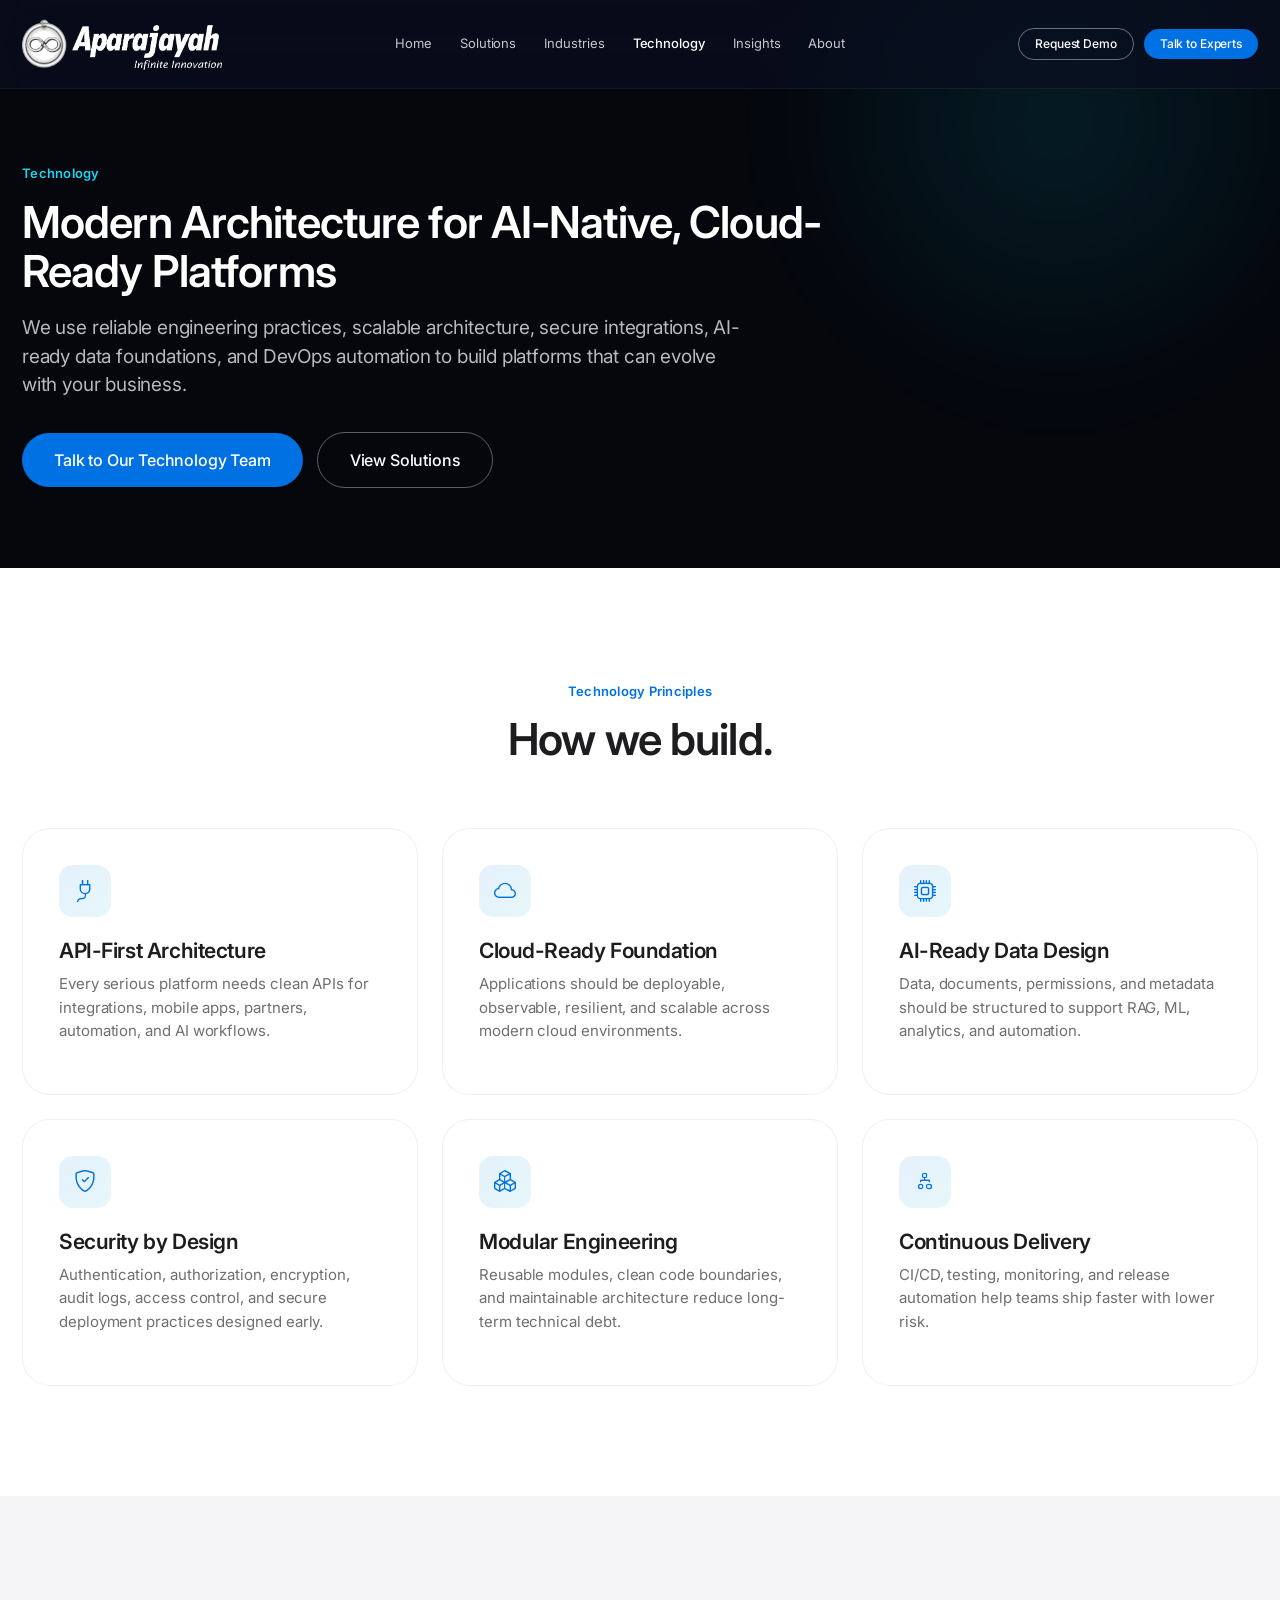
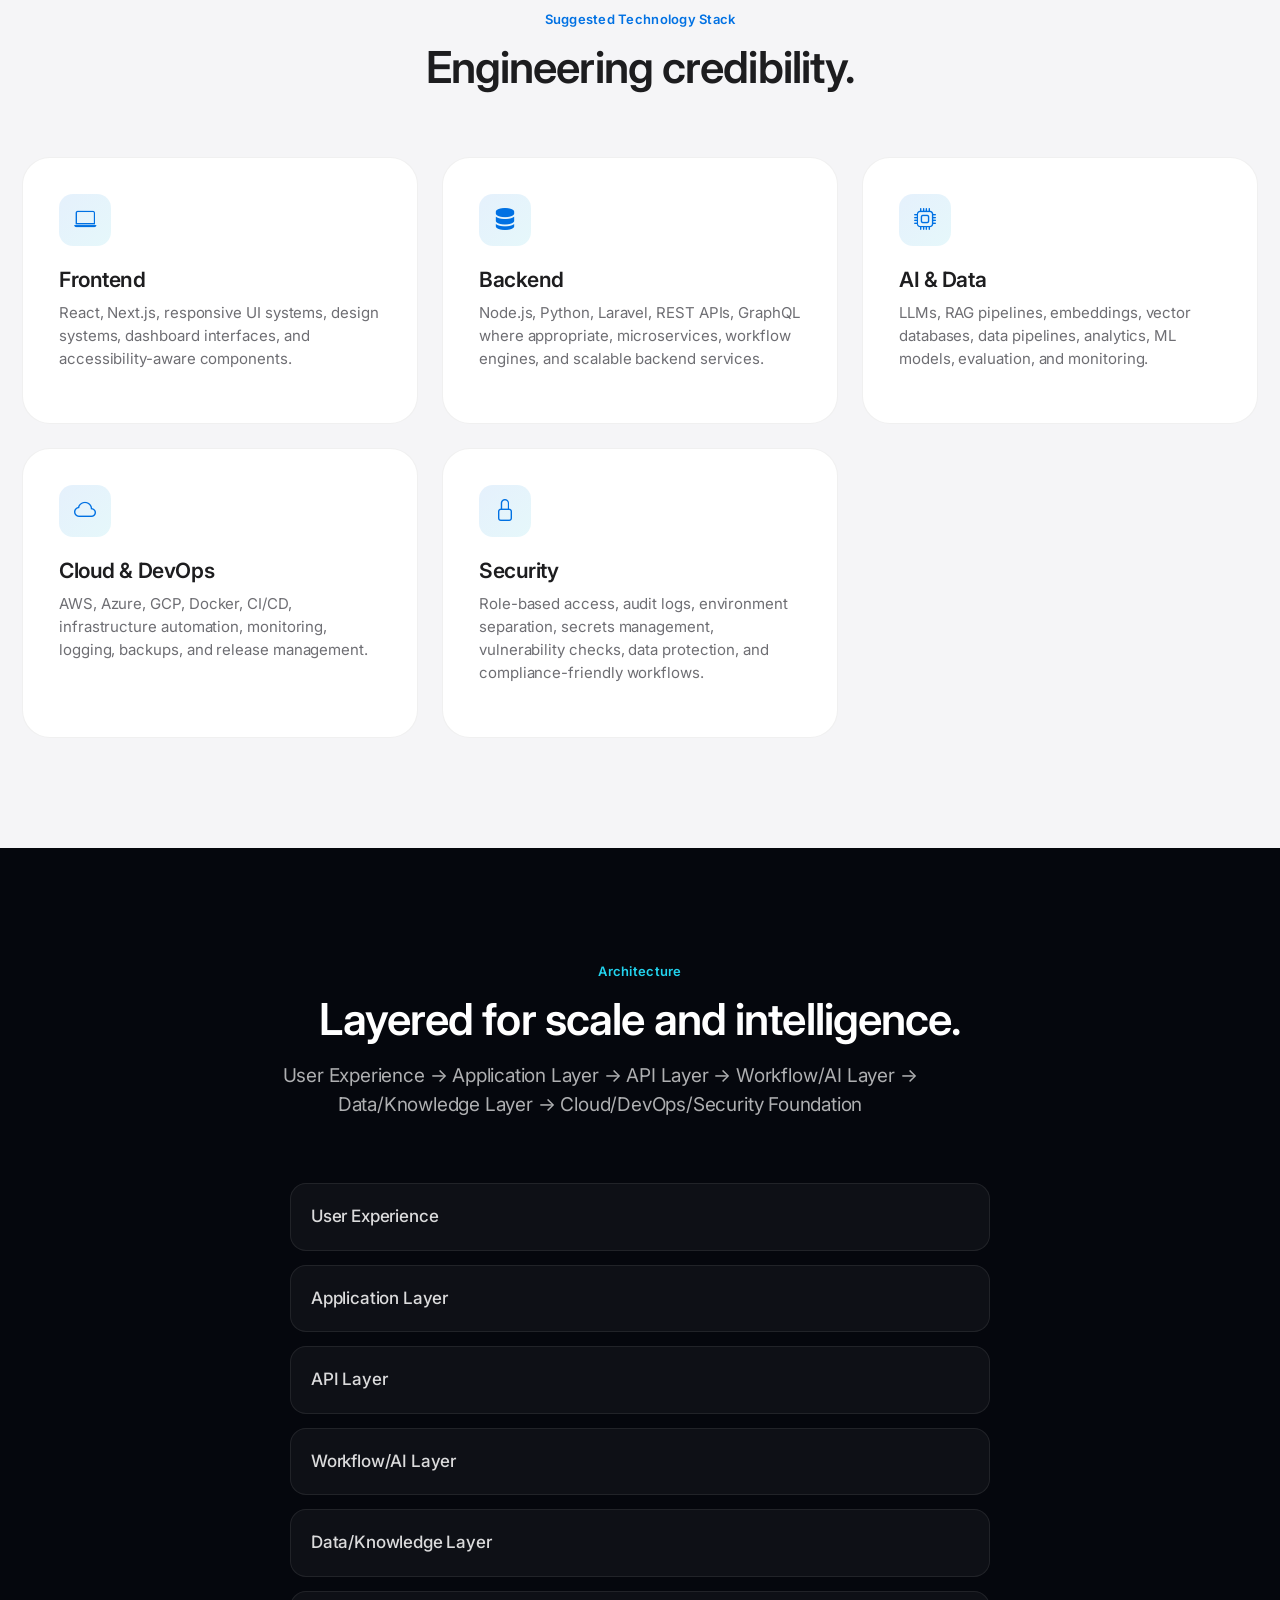
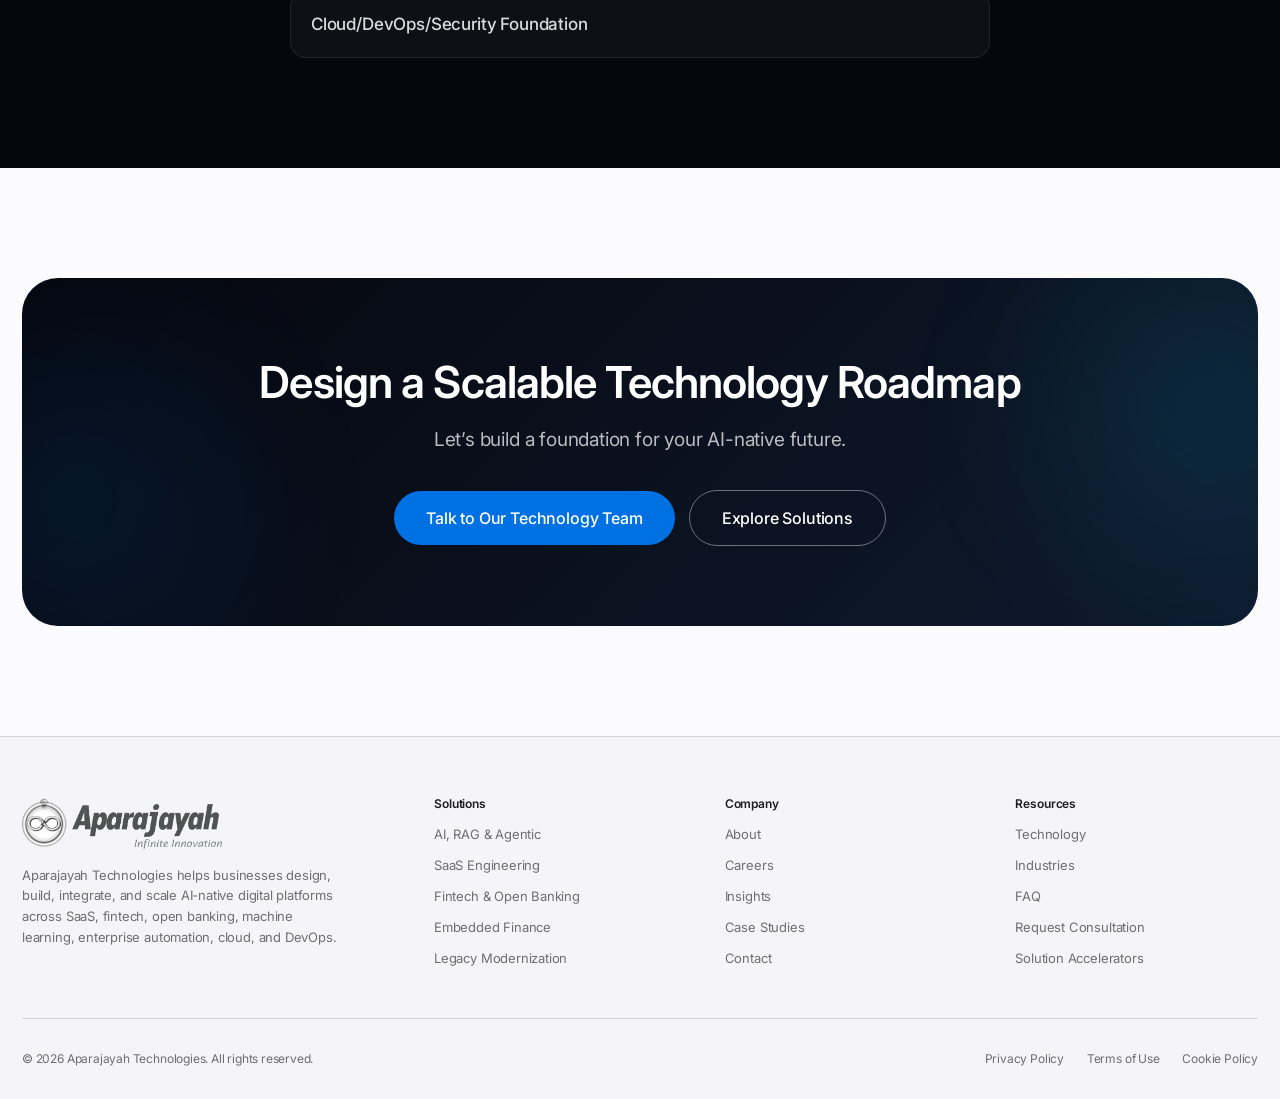
<file: technology.html>
<!DOCTYPE html>
<html lang="en">
<head>
<meta charset="UTF-8">
<meta name="viewport" content="width=device-width, initial-scale=1.0">
<title>Technology | Aparajayah Technologies</title>
<meta name="description" content="Modern architecture for AI-native, cloud-ready platforms. API-first, security by design, modular engineering, continuous delivery.">
<link href="https://cdn.jsdelivr.net/npm/bootstrap@5.3.3/dist/css/bootstrap.min.css" rel="stylesheet">
<link href="https://cdn.jsdelivr.net/npm/bootstrap-icons@1.11.3/font/bootstrap-icons.min.css" rel="stylesheet">
<link rel="preconnect" href="https://fonts.googleapis.com">
<link rel="preconnect" href="https://fonts.gstatic.com" crossorigin>
<link href="https://fonts.googleapis.com/css2?family=Inter:opsz,wght@14..32,300;14..32,400;14..32,500;14..32,600;14..32,700;14..32,800&display=swap" rel="stylesheet">
<link rel="stylesheet" href="css/style.css">
</head>
<body>

<nav class="nav-aparajayah dark" id="mainNav">
  <div class="container-aparajayah">
    <div class="nav-bar-aparajayah">
      <a href="index.html" class="logo-aparajayah"><img src="images/logo2.png" alt="logo" class="logo-new"/></a>
      <div class="nav-links-aparajayah">
        <a href="index.html" class="nav-link-aparajayah">Home</a>
        <a href="solutions.html" class="nav-link-aparajayah">Solutions</a>
        <a href="industries.html" class="nav-link-aparajayah">Industries</a>
        <a href="technology.html" class="nav-link-aparajayah active">Technology</a>
        <a href="insights.html" class="nav-link-aparajayah">Insights</a>
        <a href="about.html" class="nav-link-aparajayah">About</a>
      </div>
      <div class="nav-cta-aparajayah">
        <a href="contact.html" class="btn-aparajayah btn-aparajayah-outline">Request Demo</a>
        <a href="contact.html" class="btn-aparajayah btn-aparajayah-primary">Talk to Experts</a>
        <button class="mobile-toggle-aparajayah" id="mobileToggle" aria-label="Toggle menu"><i class="bi bi-list"></i></button>
      </div>
    </div>
  </div>
</nav>
<div class="mobile-nav-aparajayah" id="mobileNav">
  <a href="index.html">Home</a>
  <a href="solutions.html">Solutions</a>
  <a href="industries.html">Industries</a>
  <a href="technology.html">Technology</a>
  <a href="insights.html">Insights</a>
  <a href="about.html">About</a>
  <a href="contact.html">Contact</a>
</div>

<main>

<section class="hero-inner-aparajayah">
  <div class="container-aparajayah">
    <span class="eyebrow eyebrow-cyan">Technology</span>
    <h1 class="display-3">Modern Architecture for AI-Native, Cloud-Ready Platforms</h1>
    <p>We use reliable engineering practices, scalable architecture, secure integrations, AI-ready data foundations, and DevOps automation to build platforms that can evolve with your business.</p>
    <div class="hero-ctas-aparajayah">
      <a href="contact.html" class="btn-aparajayah btn-aparajayah-primary btn-aparajayah-lg">Talk to Our Technology Team</a>
      <a href="solutions.html" class="btn-aparajayah btn-aparajayah-outline btn-aparajayah-lg">View Solutions</a>
    </div>
  </div>
</section>

<section class="section-aparajayah section-white">
  <div class="container-aparajayah">
    <div class="section-header-aparajayah center reveal-aparajayah"><span class="eyebrow">Technology Principles</span><h2 class="display-3">How we build.</h2></div>
    <div class="row g-4">
      <div class="col-md-6 col-lg-4"><div class="card-aparajayah reveal-aparajayah"><div class="card-icon-aparajayah"><i class="bi bi-plug"></i></div><h3>API-First Architecture</h3><p>Every serious platform needs clean APIs for integrations, mobile apps, partners, automation, and AI workflows.</p></div></div>
      <div class="col-md-6 col-lg-4"><div class="card-aparajayah reveal-aparajayah"><div class="card-icon-aparajayah"><i class="bi bi-cloud"></i></div><h3>Cloud-Ready Foundation</h3><p>Applications should be deployable, observable, resilient, and scalable across modern cloud environments.</p></div></div>
      <div class="col-md-6 col-lg-4"><div class="card-aparajayah reveal-aparajayah"><div class="card-icon-aparajayah"><i class="bi bi-cpu"></i></div><h3>AI-Ready Data Design</h3><p>Data, documents, permissions, and metadata should be structured to support RAG, ML, analytics, and automation.</p></div></div>
      <div class="col-md-6 col-lg-4"><div class="card-aparajayah reveal-aparajayah"><div class="card-icon-aparajayah"><i class="bi bi-shield-check"></i></div><h3>Security by Design</h3><p>Authentication, authorization, encryption, audit logs, access control, and secure deployment practices designed early.</p></div></div>
      <div class="col-md-6 col-lg-4"><div class="card-aparajayah reveal-aparajayah"><div class="card-icon-aparajayah"><i class="bi bi-boxes"></i></div><h3>Modular Engineering</h3><p>Reusable modules, clean code boundaries, and maintainable architecture reduce long-term technical debt.</p></div></div>
      <div class="col-md-6 col-lg-4"><div class="card-aparajayah reveal-aparajayah"><div class="card-icon-aparajayah"><i class="bi bi-diagram-2"></i></div><h3>Continuous Delivery</h3><p>CI/CD, testing, monitoring, and release automation help teams ship faster with lower risk.</p></div></div>
    </div>
  </div>
</section>

<section class="section-aparajayah section-slate-aparajayah">
  <div class="container-aparajayah">
    <div class="section-header-aparajayah center reveal-aparajayah"><span class="eyebrow">Suggested Technology Stack</span><h2 class="display-3">Engineering credibility.</h2></div>
    <div class="row g-4">
      <div class="col-md-6 col-lg-4"><div class="card-aparajayah reveal-aparajayah"><div class="card-icon-aparajayah"><i class="bi bi-laptop"></i></div><h3>Frontend</h3><p>React, Next.js, responsive UI systems, design systems, dashboard interfaces, and accessibility-aware components.</p></div></div>
      <div class="col-md-6 col-lg-4"><div class="card-aparajayah reveal-aparajayah"><div class="card-icon-aparajayah"><i class="bi bi-server"></i></div><h3>Backend</h3><p>Node.js, Python, Laravel, REST APIs, GraphQL where appropriate, microservices, workflow engines, and scalable backend services.</p></div></div>
      <div class="col-md-6 col-lg-4"><div class="card-aparajayah reveal-aparajayah"><div class="card-icon-aparajayah"><i class="bi bi-cpu"></i></div><h3>AI &amp; Data</h3><p>LLMs, RAG pipelines, embeddings, vector databases, data pipelines, analytics, ML models, evaluation, and monitoring.</p></div></div>
      <div class="col-md-6 col-lg-4"><div class="card-aparajayah reveal-aparajayah"><div class="card-icon-aparajayah"><i class="bi bi-cloud"></i></div><h3>Cloud &amp; DevOps</h3><p>AWS, Azure, GCP, Docker, CI/CD, infrastructure automation, monitoring, logging, backups, and release management.</p></div></div>
      <div class="col-md-6 col-lg-4"><div class="card-aparajayah reveal-aparajayah"><div class="card-icon-aparajayah"><i class="bi bi-lock"></i></div><h3>Security</h3><p>Role-based access, audit logs, environment separation, secrets management, vulnerability checks, data protection, and compliance-friendly workflows.</p></div></div>
    </div>
  </div>
</section>

<section class="section-aparajayah section-dark-aparajayah">
  <div class="container-aparajayah">
    <div class="section-header-aparajayah center reveal-aparajayah">
      <span class="eyebrow eyebrow-cyan">Architecture</span>
      <h2 class="display-3">Layered for scale and intelligence.</h2>
      <p class="lead-aparajayah">User Experience → Application Layer → API Layer → Workflow/AI Layer → Data/Knowledge Layer → Cloud/DevOps/Security Foundation</p>
    </div>
    <div style="display:flex;flex-direction:column;gap:14px;max-width:700px;margin:0 auto">
      <div class="reveal-aparajayah" style="background:rgba(255,255,255,.04);border:1px solid rgba(255,255,255,.08);border-radius:16px;padding:20px;font-weight:500;color:rgba(255,255,255,.85);letter-spacing:-.01em">User Experience</div>
      <div class="reveal-aparajayah" style="background:rgba(255,255,255,.04);border:1px solid rgba(255,255,255,.08);border-radius:16px;padding:20px;font-weight:500;color:rgba(255,255,255,.85);letter-spacing:-.01em">Application Layer</div>
      <div class="reveal-aparajayah" style="background:rgba(255,255,255,.04);border:1px solid rgba(255,255,255,.08);border-radius:16px;padding:20px;font-weight:500;color:rgba(255,255,255,.85);letter-spacing:-.01em">API Layer</div>
      <div class="reveal-aparajayah" style="background:rgba(255,255,255,.04);border:1px solid rgba(255,255,255,.08);border-radius:16px;padding:20px;font-weight:500;color:rgba(255,255,255,.85);letter-spacing:-.01em">Workflow/AI Layer</div>
      <div class="reveal-aparajayah" style="background:rgba(255,255,255,.04);border:1px solid rgba(255,255,255,.08);border-radius:16px;padding:20px;font-weight:500;color:rgba(255,255,255,.85);letter-spacing:-.01em">Data/Knowledge Layer</div>
      <div class="reveal-aparajayah" style="background:rgba(255,255,255,.04);border:1px solid rgba(255,255,255,.08);border-radius:16px;padding:20px;font-weight:500;color:rgba(255,255,255,.85);letter-spacing:-.01em">Cloud/DevOps/Security Foundation</div>
    </div>
  </div>
</section>

<section class="section-aparajayah">
  <div class="container-aparajayah">
    <div class="cta-banner-aparajayah reveal-aparajayah">
      <h2 class="display-3">Design a Scalable Technology Roadmap</h2>
      <p>Let’s build a foundation for your AI-native future.</p>
      <div class="hero-ctas-aparajayah">
        <a href="contact.html" class="btn-aparajayah btn-aparajayah-primary btn-aparajayah-lg">Talk to Our Technology Team</a>
        <a href="solutions.html" class="btn-aparajayah btn-aparajayah-outline btn-aparajayah-lg">Explore Solutions</a>
      </div>
    </div>
  </div>
</section>

</main>

<footer class="footer-aparajayah">
  <div class="container-aparajayah">
    <div class="footer-grid-aparajayah">
      <div class="footer-brand-aparajayah">
        <a href="index.html" class="logo-aparajayah"><img src="images/logo1.png" alt="Aparajayah" class="logo-new"/></a>
        <p>Aparajayah Technologies helps businesses design, build, integrate, and scale AI-native digital platforms across SaaS, fintech, open banking, machine learning, enterprise automation, cloud, and DevOps.</p>
      </div>
      <div class="footer-col-aparajayah">
        <h5>Solutions</h5>
        <a href="solutions.html#ai-rag">AI, RAG &amp; Agentic</a>
        <a href="solutions.html#saas">SaaS Engineering</a>
        <a href="solutions.html#fintech">Fintech &amp; Open Banking</a>
        <a href="solutions.html#embedded">Embedded Finance</a>
        <a href="solutions.html#legacy">Legacy Modernization</a>
      </div>
      <div class="footer-col-aparajayah">
        <h5>Company</h5>
        <a href="about.html">About</a>
        <a href="about.html#careers">Careers</a>
        <a href="insights.html">Insights</a>
        <a href="about.html#case-studies">Case Studies</a>
        <a href="contact.html">Contact</a>
      </div>
      <div class="footer-col-aparajayah">
        <h5>Resources</h5>
        <a href="technology.html">Technology</a>
        <a href="industries.html">Industries</a>
        <a href="about.html#faq">FAQ</a>
        <a href="contact.html">Request Consultation</a>
        <a href="solutions.html#accelerators">Solution Accelerators</a>
      </div>
    </div>
    <div class="footer-bottom-aparajayah">
      <span>© 2026 Aparajayah Technologies. All rights reserved.</span>
      <div>
        <a href="about.html#legal">Privacy Policy</a>
        <a href="about.html#legal">Terms of Use</a>
        <a href="about.html#legal">Cookie Policy</a>
      </div>
    </div>
  </div>
</footer>

<script src="https://cdn.jsdelivr.net/npm/bootstrap@5.3.3/dist/js/bootstrap.bundle.min.js"></script>
<script src="js/main.js"></script>
</body>
</html>
</file>
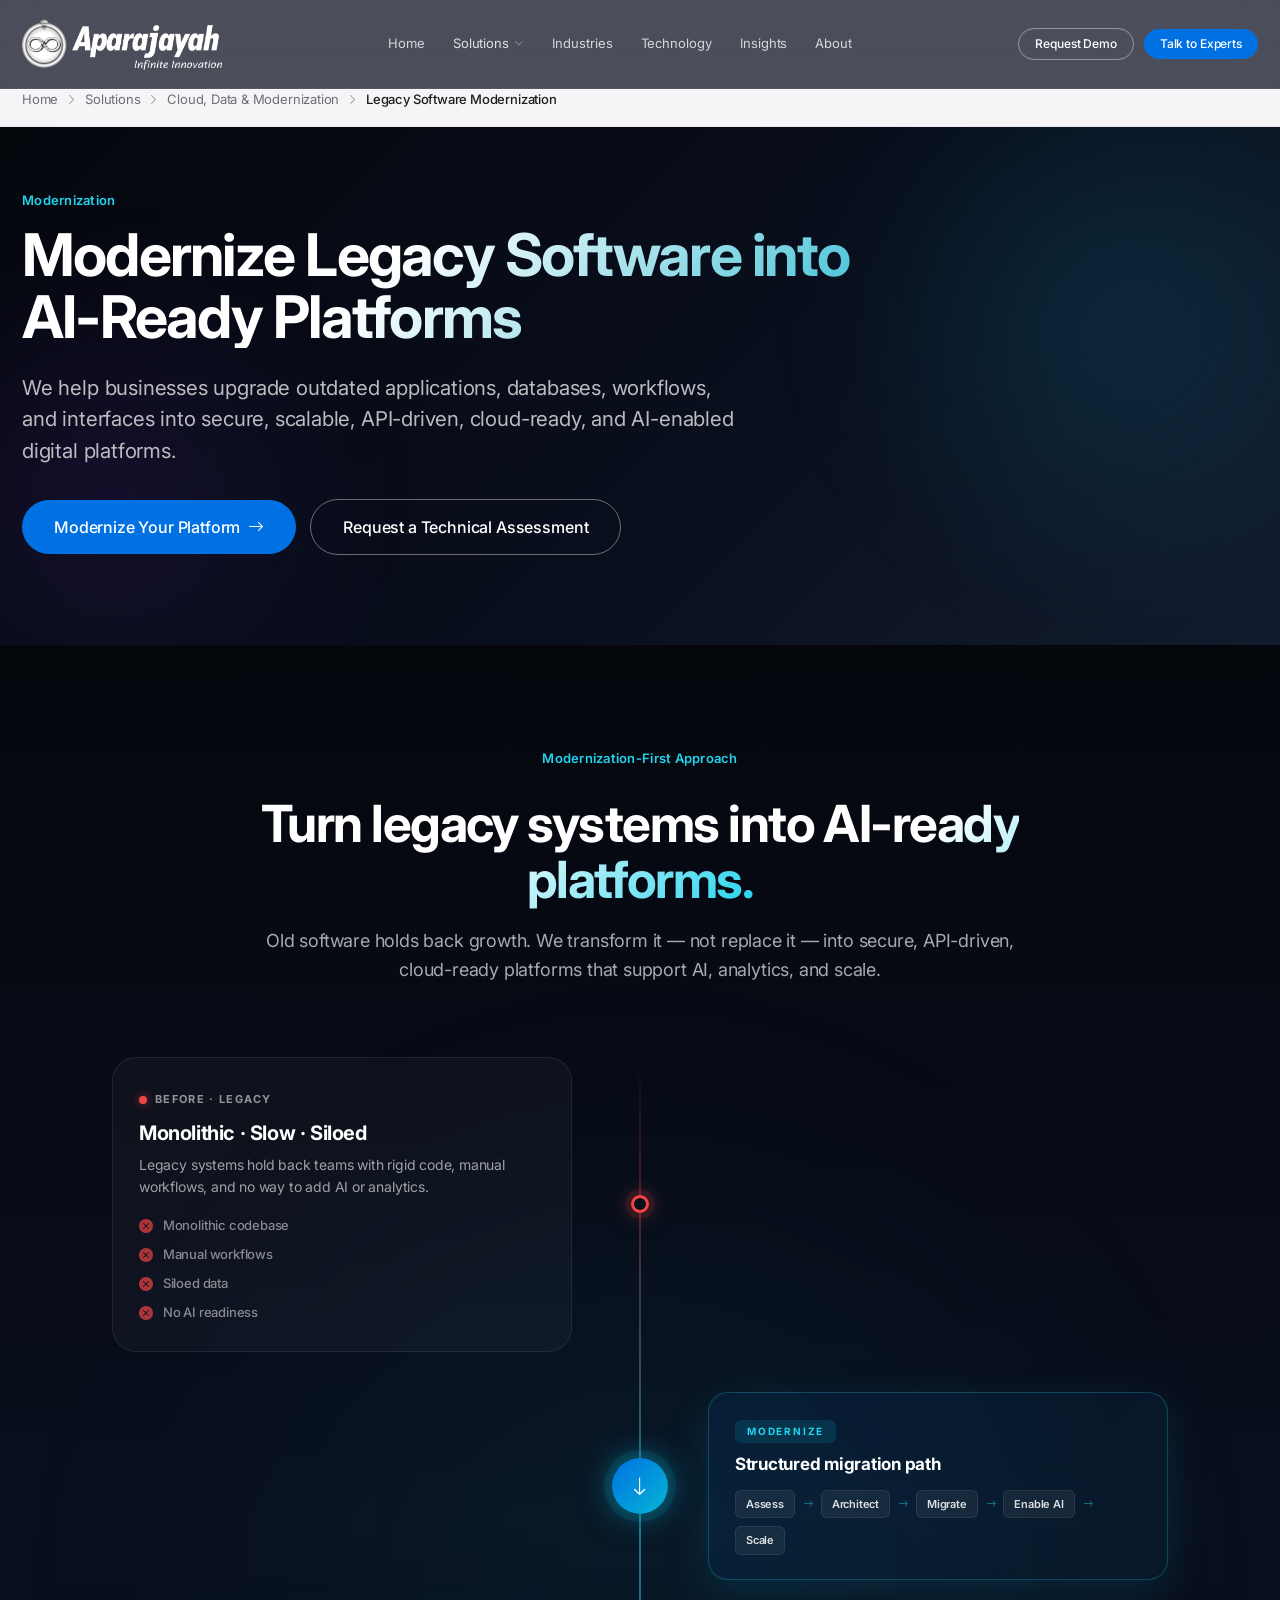
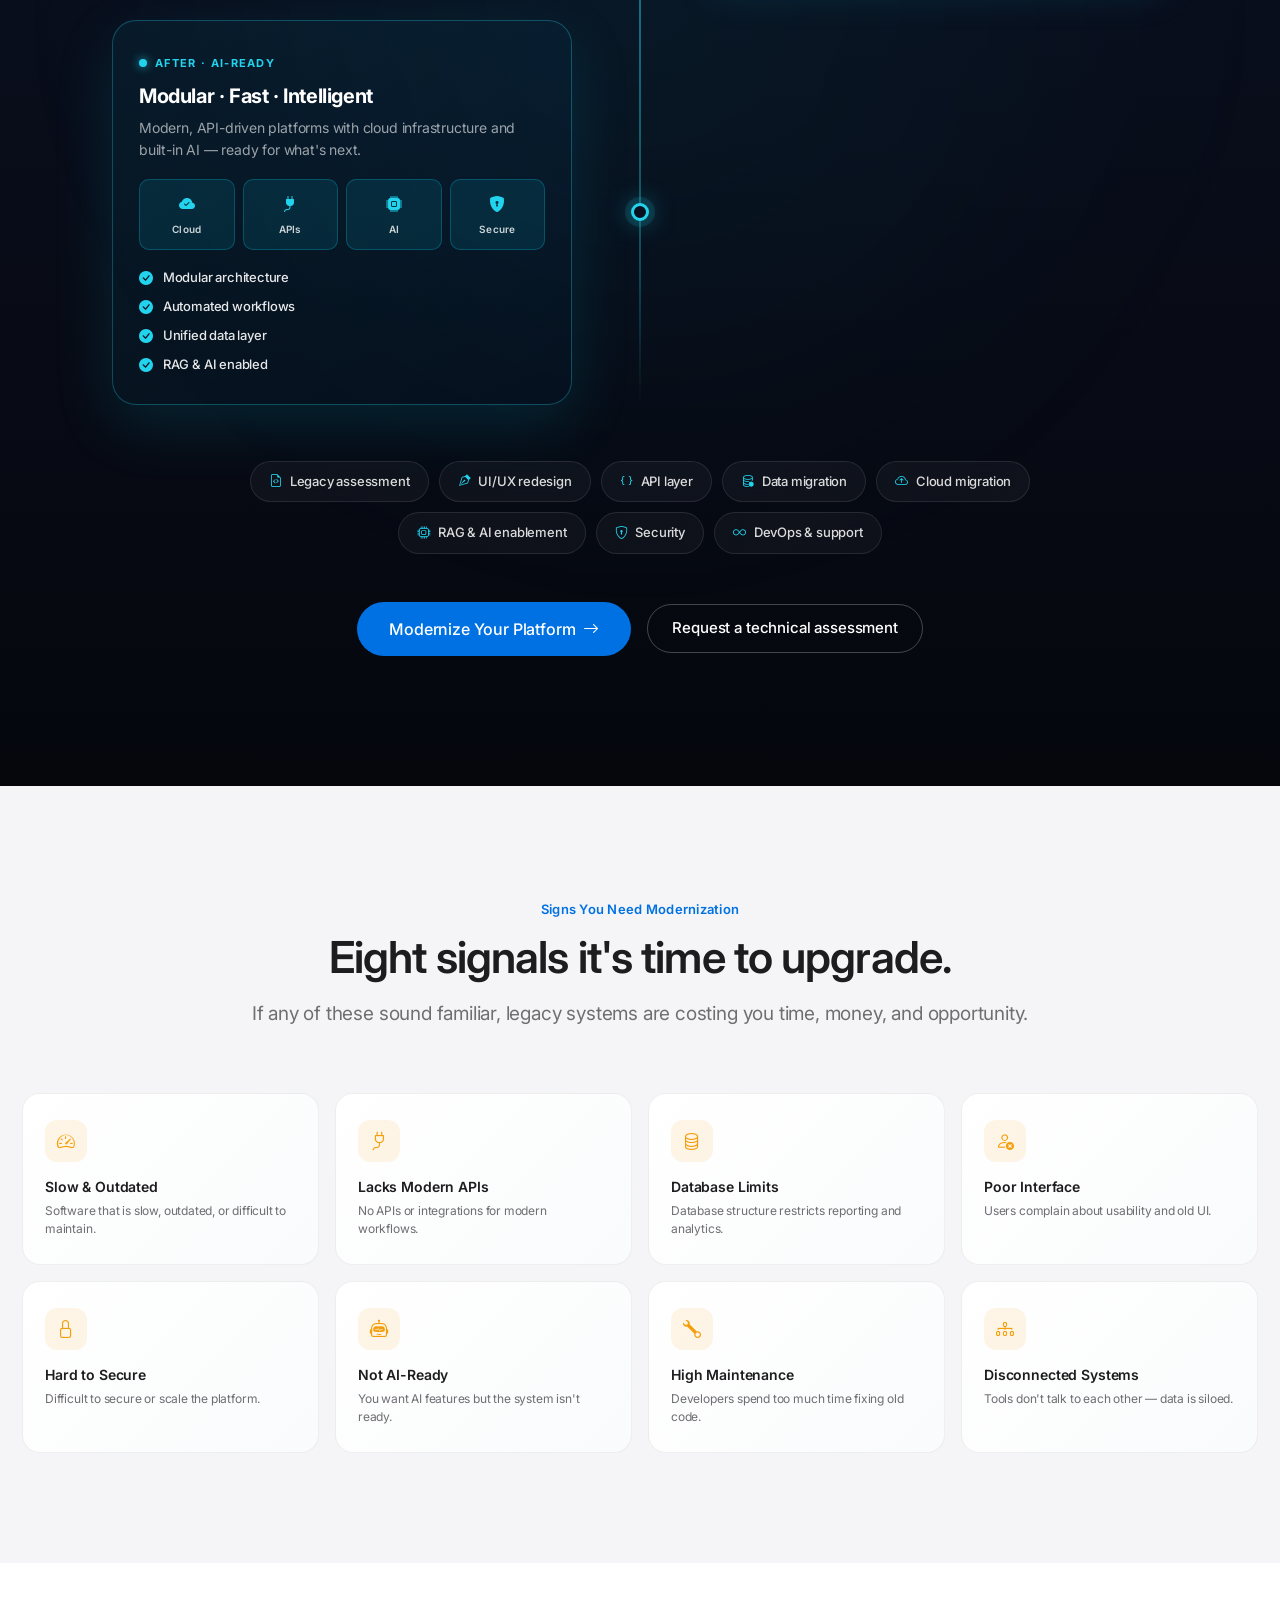
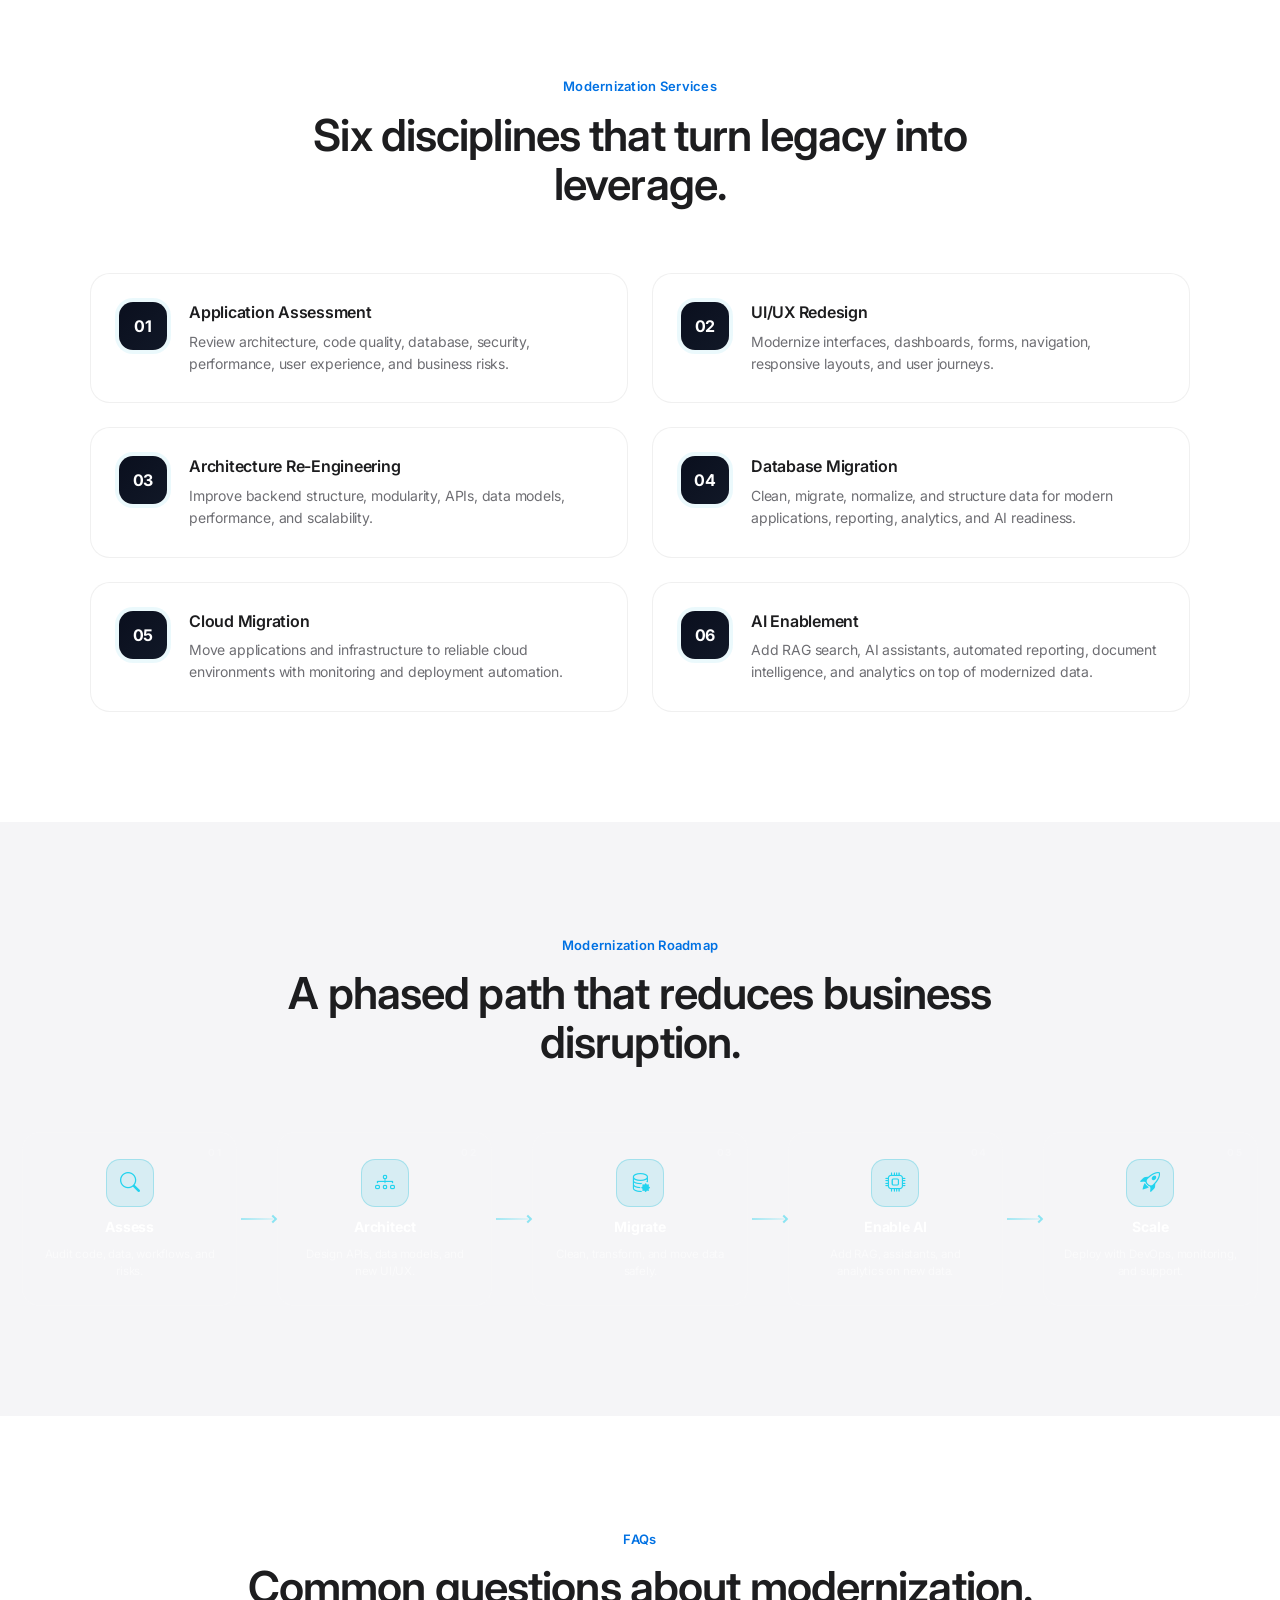
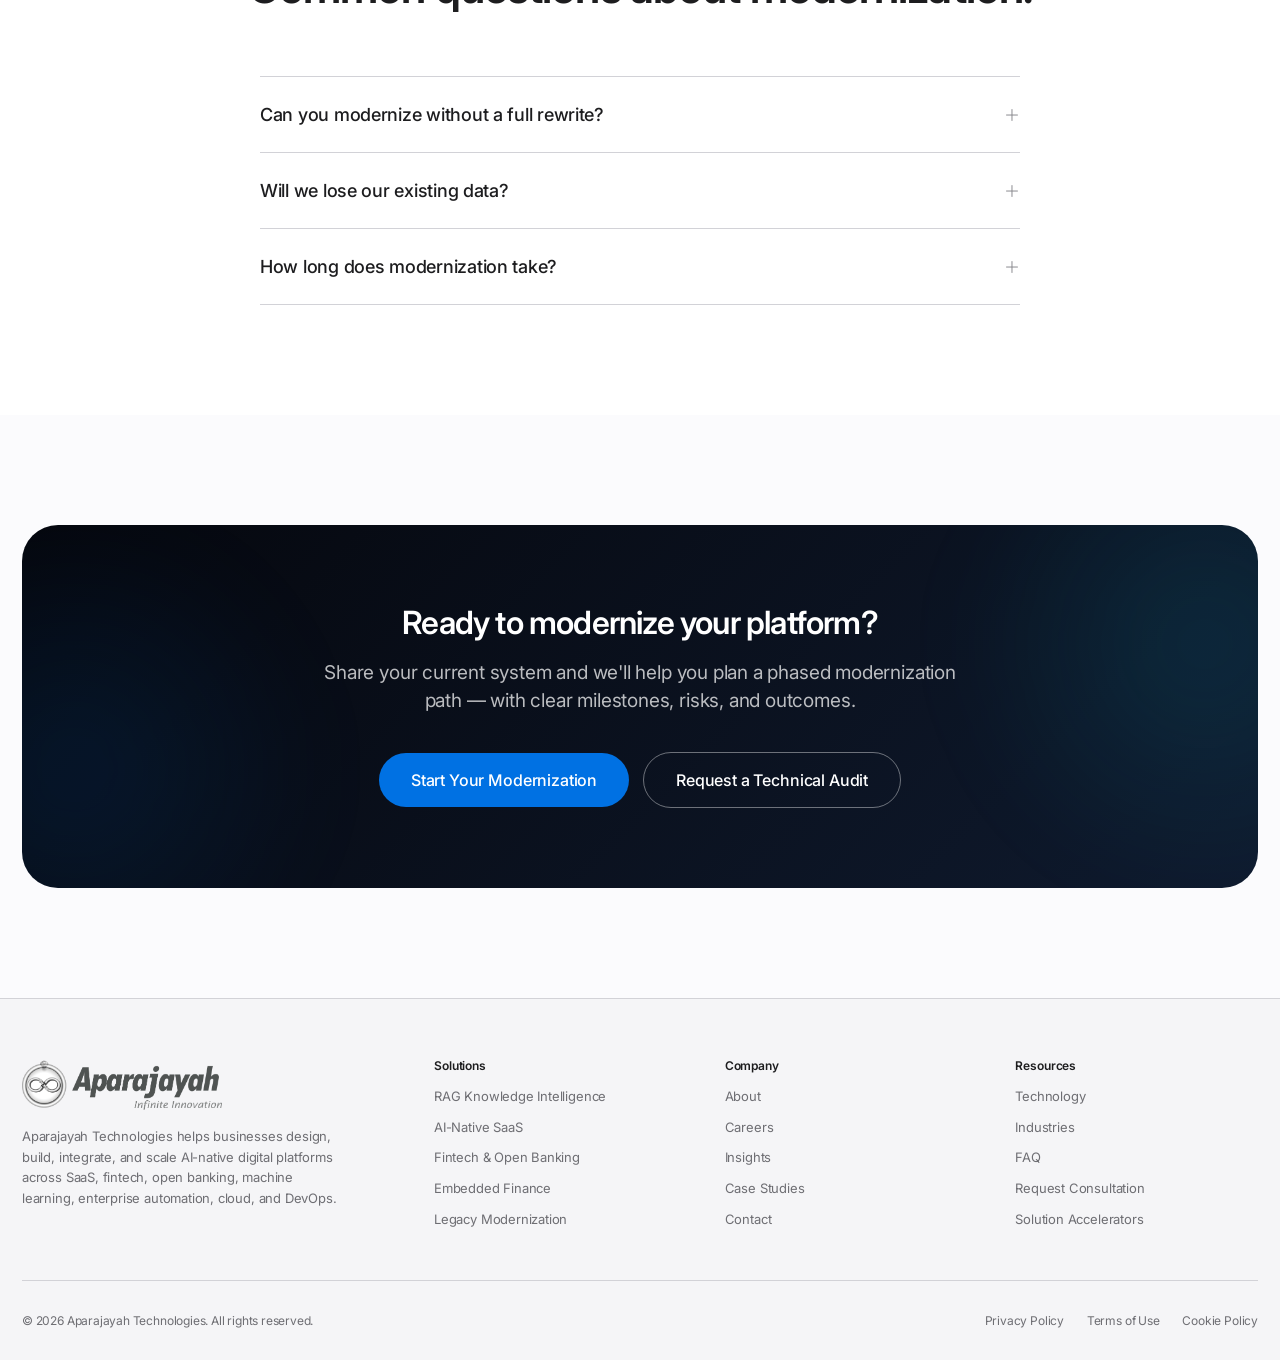
<file: solutions/legacy-modernization.html>
<!DOCTYPE html>
<html lang="en">
<head>
<meta charset="UTF-8">
<meta name="viewport" content="width=device-width, initial-scale=1.0">
<title>Legacy Software Modernization | AI-Ready Platform Upgrade</title>
<meta name="description" content="Modernize old software into secure, scalable, API-driven, cloud-ready, and AI-enabled platforms with Aparajayah Technologies.">
<link href="https://cdn.jsdelivr.net/npm/bootstrap@5.3.3/dist/css/bootstrap.min.css" rel="stylesheet">
<link href="https://cdn.jsdelivr.net/npm/bootstrap-icons@1.11.3/font/bootstrap-icons.min.css" rel="stylesheet">
<link rel="preconnect" href="https://fonts.googleapis.com">
<link rel="preconnect" href="https://fonts.gstatic.com" crossorigin>
<link href="https://fonts.googleapis.com/css2?family=Inter:opsz,wght@14..32,300;14..32,400;14..32,500;14..32,600;14..32,700;14..32,800&display=swap" rel="stylesheet">
<link rel="stylesheet" href="../css/style.css">

<style>
  /* ============================================================
     MEGA MENU — SOLUTIONS (only this page's trigger active)
  ============================================================ */
  .nav-bar-aparajayah {
    position: relative;
    display: flex;
    align-items: center;
    justify-content: space-between;
  }
  .nav-links-aparajayah { display: flex; align-items: center; gap: 28px; }
  .nav-link-aparajayah {
    font-size: 13px;
    font-weight: 400;
    color: var(--text-primary);
    opacity: .85;
    transition: var(--transition-fast);
    letter-spacing: -.005em;
  }
  .nav-link-aparajayah:hover { opacity: 1; }
  .nav-link-aparajayah.active { opacity: 1; font-weight: 500; }

  .mega-trigger {
    position: relative;
    display: inline-flex;
    align-items: center;
    gap: 0.35rem;
    cursor: default;
    font-size: 13px;
    font-weight: 400;
    color: var(--nav-text, #e0e0e0);
    transition: color 0.2s;
    padding: 0.4rem 0;
    letter-spacing: -0.01em;
  }
  .mega-trigger i {
    font-size: 0.6rem;
    transition: transform 0.3s ease;
    color: rgba(255,255,255,0.5);
    margin-top: 1px;
  }
  .mega-trigger:hover { color: #fff; }
  .mega-trigger:hover i { transform: rotate(180deg); color: var(--blue); }

  .mega-panel {
    position: absolute;
    top: calc(100% + 12px);
    left: 50%;
    transform: translateX(-50%) translateY(10px) scale(0.98);
    width: 1180px;
    max-width: 96vw;
    background: #fff;
    border-radius: 1.25rem;
    box-shadow: 0 20px 60px -15px rgba(0,0,0,.15), 0 8px 25px -8px rgba(0,0,0,.08);
    padding: 1.8rem 1.8rem 1.6rem;
    display: grid;
    grid-template-columns: 1fr 1fr 1fr;
    gap: 1.2rem;
    opacity: 0;
    visibility: hidden;
    pointer-events: none;
    transition: opacity .3s ease, transform .4s cubic-bezier(.34,1.56,.64,1), visibility .3s;
    z-index: 2000;
    border: 1px solid rgba(0,0,0,.06);
    overflow: hidden;
  }
  .mega-panel::before {
    content: ""; position: absolute; top: -120px; right: -80px;
    width: 360px; height: 360px;
    background: radial-gradient(circle, rgba(0,113,227,.04), transparent 70%);
    border-radius: 50%; pointer-events: none;
  }
  .mega-panel::after {
    content: ""; position: absolute; bottom: -120px; left: -100px;
    width: 400px; height: 400px;
    background: radial-gradient(circle, rgba(139,92,246,.03), transparent 70%);
    border-radius: 50%; pointer-events: none;
  }
  .mega-panel .mega-arrow {
    position: absolute; top: -7px; left: 50%;
    transform: translateX(-50%) rotate(45deg);
    width: 14px; height: 14px;
    background: #fff;
    border-left: 1px solid rgba(0,0,0,.06);
    border-top: 1px solid rgba(0,0,0,.06);
    border-radius: 3px 0 0 0; z-index: 1;
  }
  .mega-trigger:hover + .mega-panel,
  .mega-panel:hover {
    opacity: 1; visibility: visible; pointer-events: auto;
    transform: translateX(-50%) translateY(0) scale(1);
  }

  .mega-col {
    position: relative; z-index: 2;
    display: flex; flex-direction: column; gap: 0.5rem;
  }
  .mega-col h6 {
    font-size: 14px; font-weight: 700;
    color: #1d1d1f; margin-bottom: 0.3rem;
    padding-bottom: 0.5rem;
    border-bottom: 1px solid rgba(0,0,0,.05);
    display: flex; align-items: center; gap: 0.5rem;
    font-family: 'Inter', sans-serif;
  }
  .mega-col h6 i { font-size: 0.75rem; color: var(--blue); }

  .mega-card {
    background: #fff;
    border: 1px solid rgba(0,0,0,.06);
    border-radius: 0.85rem;
    padding: 0.8rem 0.9rem;
    position: relative; overflow: hidden;
    transition: var(--transition);
    text-decoration: none;
    display: flex; flex-direction: column; gap: 0.35rem;
    cursor: pointer;
    box-shadow: 0 1px 3px rgba(0,0,0,.03);
    min-height: 92px; height: 92px;
    justify-content: flex-start;
  }
  .mega-card::before {
    content: ""; position: absolute; inset: 0;
    background: linear-gradient(135deg, rgba(0,113,227,.02), transparent 60%);
    opacity: 0; transition: var(--transition); pointer-events: none;
  }
  .mega-card:hover {
    background: #fafbfc;
    border-color: rgba(0,113,227,.25);
    transform: translateY(-2px);
    box-shadow: 0 8px 25px -8px rgba(0,113,227,.12), 0 4px 10px -4px rgba(0,0,0,.06);
  }
  .mega-card:hover::before { opacity: 1; }
  .mega-card-top {
    display: flex; align-items: center; gap: 0.55rem;
    position: relative; z-index: 1; flex-shrink: 0;
  }
  .mega-card-icon {
    width: 1.7rem; height: 1.7rem;
    display: flex; align-items: center; justify-content: center;
    background: rgba(0,113,227,.08); border-radius: 0.5rem;
    flex-shrink: 0; transition: var(--transition);
  }
  .mega-card-icon i {
    font-size: 0.85rem; color: var(--blue);
    transition: var(--transition);
  }
  .mega-card:hover .mega-card-icon { background: rgba(0,113,227,.14); }
  .mega-card:hover .mega-card-icon i {
    color: var(--blue-hover); transform: scale(1.05);
  }
  .mega-card-title {
    font-size: 0.8rem; font-weight: 600;
    color: #1d1d1f; margin: 0;
    line-height: 1.25; letter-spacing: -0.01em;
    flex: 1; font-family: 'Inter', sans-serif;
    display: -webkit-box;
    -webkit-line-clamp: 2; -webkit-box-orient: vertical;
    overflow: hidden;
  }
  .mega-card-cta-icon {
    width: 1.4rem; height: 1.4rem;
    display: flex; align-items: center; justify-content: center;
    border-radius: 50%;
    background: rgba(0,113,227,.06);
    flex-shrink: 0; transition: var(--transition);
    opacity: 0.4;
  }
  .mega-card-cta-icon i {
    font-size: 0.6rem; color: var(--blue);
    transition: var(--transition);
  }
  .mega-card:hover .mega-card-cta-icon {
    opacity: 1; background: rgba(0,113,227,.14);
    transform: translateX(2px);
  }
  .mega-card:hover .mega-card-cta-icon i { color: var(--blue-hover); }
  .mega-card-desc {
    font-size: 0.72rem; color: #6e6e73;
    margin: 0; line-height: 1.4;
    position: relative; z-index: 1;
    padding-left: 2.25rem;
    letter-spacing: -0.005em;
    font-family: 'Inter', sans-serif;
    font-weight: 400;
    display: -webkit-box;
    -webkit-line-clamp: 2; -webkit-box-orient: vertical;
    overflow: hidden;
  }
  .mega-card.highlight {
    background: linear-gradient(135deg, rgba(0,113,227,.04), rgba(139,92,246,.02));
    border-color: rgba(0,113,227,.15);
  }
  .mega-card.highlight .mega-card-icon { background: rgba(0,113,227,.12); }

  @media (max-width: 1199px) {
    .mega-panel { width: 96vw; padding: 1.4rem 1.2rem; gap: 0.9rem; }
    .mega-card { padding: 0.7rem 0.8rem; min-height: 88px; height: 88px; }
    .mega-card-title { font-size: 0.76rem; }
    .mega-card-desc { font-size: 0.68rem; padding-left: 2.1rem; }
  }
  @media (max-width: 991px) {
    .mega-trigger, .mega-panel { display: none; }
    .nav-links-aparajayah .nav-link-aparajayah.mobile-only { display: block; }
  }
  @media (min-width: 992px) {
    .nav-links-aparajayah .nav-link-aparajayah.mobile-only { display: none; }
  }

  /* ============================================================
     BREADCRUMB BAR
  ============================================================ */
  .breadcrumb-bar {
    background: var(--slate-50);
    border-bottom: 1px solid rgba(0,0,0,.04);
    padding: 90px 0 16px;
    font-size: 13px;
  }
  .breadcrumb-bar .breadcrumb-inner {
    display: flex;
    align-items: center;
    flex-wrap: wrap;
    gap: 0;
    color: var(--text-secondary);
  }
  .breadcrumb-bar a {
    color: var(--text-secondary);
    text-decoration: none;
    transition: var(--transition-fast);
  }
  .breadcrumb-bar a:hover { color: var(--blue); }
  .breadcrumb-bar .sep {
    color: var(--slate-400);
    margin: 0 8px;
    font-size: 11px;
  }
  .breadcrumb-bar .current {
    color: var(--text-primary);
    font-weight: 500;
  }

  /* ============================================================
     PAGE HERO — Dark, matching site
  ============================================================ */
  .mz-hero {
    position: relative;
    background: linear-gradient(135deg, #05070D 0%, #0A0F1E 60%, #131c2e 100%);
    color: #fff;
    padding: 60px 0 90px;
    overflow: hidden;
  }
  .mz-hero::before {
    content: '';
    position: absolute;
    top: -30%; right: -15%;
    width: 700px; height: 700px;
    background: radial-gradient(circle, rgba(6,182,212,.15) 0%, transparent 60%);
    border-radius: 50%;
    filter: blur(50px);
    pointer-events: none;
  }
  .mz-hero::after {
    content: '';
    position: absolute;
    bottom: -30%; left: -15%;
    width: 600px; height: 600px;
    background: radial-gradient(circle, rgba(124,58,237,.12) 0%, transparent 60%);
    border-radius: 50%;
    filter: blur(50px);
    pointer-events: none;
  }
  .mz-hero .container-aparajayah { position: relative; z-index: 1; }
  .mz-hero .eyebrow { color: var(--cyan-light); }
  .mz-hero h1 {
    font-size: clamp(34px, 4.6vw, 60px);
    font-weight: 700;
    line-height: 1.05;
    letter-spacing: -.03em;
    color: #fff;
    margin-bottom: 24px;
    background: linear-gradient(135deg, #fff 40%, rgba(34,211,238,.85) 100%);
    -webkit-background-clip: text;
    -webkit-text-fill-color: transparent;
    background-clip: text;
    max-width: 900px;
  }
  .mz-hero p {
    font-size: clamp(17px, 1.6vw, 21px);
    color: rgba(255,255,255,.72);
    line-height: 1.55;
    max-width: 720px;
    margin-bottom: 32px;
  }
  .mz-hero .hero-ctas-aparajayah { justify-content: flex-start; }

  /* ============================================================
     MODERNIZATION — SHARED SECTION STYLES
  ============================================================ */
  .mz-vtl {
    position: relative;
    padding: 100px 0 130px;
    background: linear-gradient(180deg, #05070D 0%, #0A0F1E 50%, #05070D 100%);
    color: #fff;
    overflow: hidden;
  }
  .mz-vtl::before {
    content: '';
    position: absolute;
    top: 20%; left: 50%;
    transform: translateX(-50%);
    width: 1200px; height: 1200px;
    background: radial-gradient(circle, rgba(6,182,212,.07) 0%, transparent 65%);
    border-radius: 50%;
    filter: blur(100px);
    pointer-events: none;
  }
  .mz-vtl .container-aparajayah { position: relative; z-index: 1; }

  .mz-vtl-header {
    text-align: center;
    max-width: 780px;
    margin: 0 auto 72px;
  }
  .mz-vtl-header .eyebrow { color: var(--cyan-light); }
  .mz-vtl-title {
    font-size: clamp(32px, 4vw, 54px);
    font-weight: 700;
    letter-spacing: -.03em;
    line-height: 1.08;
    color: #fff;
    margin: 14px 0 20px;
  }
  .mz-vtl-accent {
    background: linear-gradient(135deg, #fff 30%, var(--cyan-light) 100%);
    -webkit-background-clip: text;
    -webkit-text-fill-color: transparent;
    background-clip: text;
  }
  .mz-vtl-subtitle {
    font-size: 18px;
    line-height: 1.6;
    color: rgba(255,255,255,.65);
    margin: 0;
  }

  /* ---------- Vertical spine ---------- */
  .mz-vtl-spine {
    position: relative;
    max-width: 1080px;
    margin: 0 auto 56px;
  }
  .mz-vtl-spine::before {
    content: '';
    position: absolute;
    top: 0; bottom: 0;
    left: 50%;
    transform: translateX(-50%);
    width: 2px;
    background: linear-gradient(180deg,
      transparent 0%,
      rgba(239,68,68,.3) 15%,
      rgba(34,211,238,.5) 50%,
      rgba(34,211,238,.3) 85%,
      transparent 100%);
    z-index: 0;
  }

  .mz-vtl-row {
    display: grid;
    grid-template-columns: 1fr 80px 1fr;
    gap: 20px;
    align-items: center;
    margin-bottom: 40px;
    position: relative;
    z-index: 1;
  }
  .mz-vtl-row:last-child { margin-bottom: 0; }

  .mz-vtl-content { padding: 0 8px; }
  .mz-vtl-content-left { text-align: right; }
  .mz-vtl-content-right { text-align: left; }
  .mz-vtl-spacer { visibility: hidden; }

  .mz-vtl-marker {
    display: flex;
    align-items: center;
    justify-content: center;
    position: relative;
    z-index: 2;
  }
  .mz-vtl-marker-dot {
    width: 18px; height: 18px;
    border-radius: 50%;
    background: #0A0F1E;
    border: 3px solid;
  }
  .mz-vtl-marker-red {
    border-color: #EF4444;
    box-shadow: 0 0 0 6px rgba(239,68,68,.12), 0 0 24px rgba(239,68,68,.5);
  }
  .mz-vtl-marker-green {
    border-color: var(--cyan-light);
    box-shadow: 0 0 0 6px rgba(34,211,238,.12), 0 0 24px rgba(34,211,238,.6);
  }
  .mz-vtl-marker-core {
    width: 56px; height: 56px;
    border-radius: 50%;
    background: linear-gradient(135deg, var(--blue), var(--cyan));
    color: #fff;
    display: flex;
    align-items: center;
    justify-content: center;
    font-size: 20px;
    box-shadow:
      0 0 0 8px rgba(6,182,212,.1),
      0 0 32px rgba(6,182,212,.6);
    animation: mzVtlPulse 2.5s ease-in-out infinite;
  }
  .mz-vtl-marker-core i { animation: mzVtlBob 2.5s ease-in-out infinite; }
  @keyframes mzVtlPulse {
    0%, 100% { box-shadow: 0 0 0 8px rgba(6,182,212,.1), 0 0 32px rgba(6,182,212,.6); }
    50% { box-shadow: 0 0 0 14px rgba(6,182,212,.15), 0 0 48px rgba(6,182,212,.9); }
  }
  @keyframes mzVtlBob {
    0%, 100% { transform: translateY(0); }
    50% { transform: translateY(4px); }
  }

  .mz-vtl-card {
    display: inline-block;
    text-align: left;
    max-width: 460px;
    padding: 28px 26px;
    border-radius: 24px;
    position: relative;
    transition: var(--transition);
  }
  .mz-vtl-card:hover { transform: translateY(-4px); }

  .mz-vtl-card-legacy {
    background: rgba(255,255,255,.03);
    border: 1px solid rgba(255,255,255,.08);
  }
  .mz-vtl-card-modern {
    background: linear-gradient(135deg, rgba(6,182,212,.08) 0%, rgba(0,113,227,.04) 100%);
    border: 1px solid rgba(34,211,238,.3);
    box-shadow: 0 20px 60px rgba(6,182,212,.15);
  }

  .mz-vtl-tag {
    display: inline-flex;
    align-items: center;
    gap: 8px;
    font-size: 11px;
    font-weight: 700;
    letter-spacing: .12em;
    text-transform: uppercase;
    color: rgba(255,255,255,.55);
    margin-bottom: 14px;
  }
  .mz-vtl-card-modern .mz-vtl-tag { color: var(--cyan-light); }
  .mz-vtl-dot {
    width: 8px; height: 8px; border-radius: 50%;
    display: inline-block;
  }
  .mz-vtl-dot-red { background: #EF4444; box-shadow: 0 0 10px rgba(239,68,68,.6); }
  .mz-vtl-dot-green {
    background: #22D3EE;
    box-shadow: 0 0 10px rgba(34,211,238,.8);
    animation: mzVtlDot 2s ease-in-out infinite;
  }
  @keyframes mzVtlDot {
    0%, 100% { box-shadow: 0 0 10px rgba(34,211,238,.8); }
    50% { box-shadow: 0 0 20px rgba(34,211,238,1), 0 0 30px rgba(34,211,238,.5); }
  }

  .mz-vtl-card h3 {
    font-size: 20px;
    font-weight: 700;
    color: #fff;
    letter-spacing: -.02em;
    margin-bottom: 10px;
  }
  .mz-vtl-card p {
    font-size: 14px;
    color: rgba(255,255,255,.6);
    line-height: 1.55;
    margin-bottom: 18px;
  }

  .mz-vtl-list {
    list-style: none;
    padding: 0;
    margin: 0;
    display: flex;
    flex-direction: column;
    gap: 8px;
  }
  .mz-vtl-list li {
    display: flex;
    align-items: center;
    gap: 10px;
    font-size: 13px;
    font-weight: 500;
  }
  .mz-vtl-list li i { font-size: 14px; flex-shrink: 0; }
  .mz-vtl-list-legacy li { color: rgba(255,255,255,.5); }
  .mz-vtl-list-legacy li i { color: #EF4444; opacity: .7; }
  .mz-vtl-list-modern li { color: rgba(255,255,255,.9); }
  .mz-vtl-list-modern li i { color: var(--cyan-light); }

  .mz-vtl-tiles {
    display: grid;
    grid-template-columns: repeat(4, 1fr);
    gap: 8px;
    margin-bottom: 18px;
  }
  .mz-vtl-tile {
    background: rgba(6,182,212,.12);
    border: 1px solid rgba(6,182,212,.3);
    border-radius: 10px;
    padding: 12px 4px;
    display: flex;
    flex-direction: column;
    align-items: center;
    gap: 6px;
    transition: var(--transition-fast);
  }
  .mz-vtl-tile:hover {
    background: rgba(6,182,212,.2);
    transform: translateY(-2px);
  }
  .mz-vtl-tile i { font-size: 16px; color: var(--cyan-light); }
  .mz-vtl-tile span {
    font-size: 10px;
    font-weight: 600;
    color: rgba(255,255,255,.8);
    letter-spacing: .02em;
  }

  /* Transformation card (middle row) */
  .mz-vtl-transform-card {
    display: inline-block;
    text-align: left;
    max-width: 460px;
    padding: 24px 26px;
    border-radius: 20px;
    background: linear-gradient(135deg, rgba(0,113,227,.1) 0%, rgba(6,182,212,.06) 100%);
    border: 1px solid rgba(34,211,238,.25);
    box-shadow: 0 12px 40px rgba(6,182,212,.15);
  }
  .mz-vtl-transform-label {
    display: inline-block;
    font-size: 10px;
    font-weight: 700;
    letter-spacing: .18em;
    text-transform: uppercase;
    color: var(--cyan-light);
    background: rgba(6,182,212,.15);
    padding: 4px 12px;
    border-radius: 6px;
    margin-bottom: 12px;
  }
  .mz-vtl-transform-card h4 {
    font-size: 17px;
    font-weight: 700;
    color: #fff;
    letter-spacing: -.015em;
    margin-bottom: 16px;
  }
  .mz-vtl-steps {
    display: flex;
    align-items: center;
    flex-wrap: wrap;
    gap: 8px;
  }
  .mz-vtl-steps span {
    font-size: 11px;
    font-weight: 600;
    color: rgba(255,255,255,.85);
    background: rgba(255,255,255,.06);
    padding: 5px 10px;
    border-radius: 6px;
    border: 1px solid rgba(255,255,255,.08);
  }
  .mz-vtl-steps i {
    font-size: 10px;
    color: rgba(34,211,238,.6);
  }

  /* Capability pills */
  .mz-vtl-caps {
    display: flex;
    flex-wrap: wrap;
    gap: 10px;
    justify-content: center;
    max-width: 900px;
    margin: 0 auto 48px;
  }
  .mz-vtl-cap {
    display: inline-flex;
    align-items: center;
    gap: 8px;
    padding: 10px 18px;
    background: rgba(255,255,255,.04);
    border: 1px solid rgba(255,255,255,.1);
    border-radius: 980px;
    font-size: 13px;
    font-weight: 500;
    color: rgba(255,255,255,.85);
    transition: all .3s ease;
    cursor: default;
    backdrop-filter: blur(10px);
  }
  .mz-vtl-cap i {
    font-size: 13px;
    color: var(--cyan-light);
    transition: all .3s ease;
  }
  .mz-vtl-cap:hover {
    background: rgba(6,182,212,.12);
    border-color: rgba(34,211,238,.4);
    color: #fff;
    transform: translateY(-2px);
    box-shadow: 0 8px 20px rgba(6,182,212,.15);
  }
  .mz-vtl-cap:hover i { transform: scale(1.15); }

  .mz-vtl-cta {
    display: flex;
    gap: 16px;
    justify-content: center;
    align-items: center;
    flex-wrap: wrap;
  }
  .mz-vtl-cta .btn-aparajayah-outline {
    color: #fff;
    border-color: rgba(255,255,255,.25);
  }
  .mz-vtl-cta .btn-aparajayah-outline:hover {
    background: rgba(255,255,255,.08);
    border-color: rgba(255,255,255,.5);
  }

  /* ---------- Responsive ---------- */
  @media (max-width: 992px) {
    .mz-vtl-spine::before { left: 30px; transform: none; }
    .mz-vtl-row {
      grid-template-columns: 60px 1fr;
      gap: 20px;
      margin-bottom: 32px;
    }
    .mz-vtl-content,
    .mz-vtl-content-left,
    .mz-vtl-content-right {
      grid-column: 2;
      text-align: left;
      padding: 0;
    }
    .mz-vtl-marker { grid-column: 1; grid-row: 1; }
    .mz-vtl-spacer { display: none; }
    .mz-vtl-card,
    .mz-vtl-transform-card { max-width: 100%; }
    .mz-vtl-marker-core { width: 48px; height: 48px; font-size: 18px; }
    .mz-vtl-marker-dot { width: 16px; height: 16px; }
  }
  @media (max-width: 640px) {
    .mz-hero { padding: 40px 0 60px; }
    .mz-vtl { padding: 80px 0 100px; }
    .mz-vtl-header { margin-bottom: 48px; }
    .mz-vtl-title { font-size: 26px; }
    .mz-vtl-subtitle { font-size: 15px; }
    .mz-vtl-card { padding: 22px 18px; }
    .mz-vtl-tiles { grid-template-columns: repeat(2, 1fr); }
    .mz-vtl-cap { font-size: 12px; padding: 8px 14px; }
    .mz-vtl-cta { flex-direction: column; align-items: stretch; }
    .mz-vtl-cta .btn-aparajayah { justify-content: center; }
  }
</style>
</head>
<body>

<!-- ===================== NAVIGATION ===================== -->
<nav class="nav-aparajayah dark" id="mainNav">
  <div class="container-aparajayah">
    <div class="nav-bar-aparajayah">
      <a href="index.html" class="logo-aparajayah"><img src="../images/logo2.png" alt="Aparajayah" class="logo-new"/></a>

      <div class="nav-links-aparajayah">
        <a href="index.html" class="nav-link-aparajayah">Home</a>

        <!-- Solutions Mega Menu -->
        <div class="mega-trigger">
          Solutions <i class="bi bi-chevron-down"></i>
        </div>
        <div class="mega-panel">
          <div class="mega-arrow"></div>
          <div class="mega-col">
            <h6>AI &amp; Intelligence</h6>
            <a href="rag-knowledge-intelligence.html" class="mega-card highlight">
              <div class="mega-card-top">
                <div class="mega-card-icon"><i class="bi bi-cpu"></i></div>
                <h5 class="mega-card-title">RAG Knowledge Intelligence Platforms</h5>
                <div class="mega-card-cta-icon"><i class="bi bi-arrow-up-right"></i></div>
              </div>
              <p class="mega-card-desc">Enterprise AI assistants, RAG systems, and intelligent automation.</p>
            </a>
            <a href="ai-rag.html#assistants" class="mega-card">
              <div class="mega-card-top">
                <div class="mega-card-icon"><i class="bi bi-chat-square-text"></i></div>
                <h5 class="mega-card-title">Conversational AI</h5>
                <div class="mega-card-cta-icon"><i class="bi bi-arrow-up-right"></i></div>
              </div>
              <p class="mega-card-desc">Grounded assistants with citations, RBAC, and guardrails.</p>
            </a>
            <a href="ai-rag.html#rag" class="mega-card">
              <div class="mega-card-top">
                <div class="mega-card-icon"><i class="bi bi-database"></i></div>
                <h5 class="mega-card-title">RAG Platforms</h5>
                <div class="mega-card-cta-icon"><i class="bi bi-arrow-up-right"></i></div>
              </div>
              <p class="mega-card-desc">Retrieval-augmented generation for trusted knowledge.</p>
            </a>
            <a href="ai-rag.html#agentic" class="mega-card">
              <div class="mega-card-top">
                <div class="mega-card-icon"><i class="bi bi-robot"></i></div>
                <h5 class="mega-card-title">Agentic Workflows</h5>
                <div class="mega-card-cta-icon"><i class="bi bi-arrow-up-right"></i></div>
              </div>
              <p class="mega-card-desc">Multi-step AI agents with human-in-the-loop approvals.</p>
            </a>
            <a href="ai-rag.html#doc-intel" class="mega-card">
              <div class="mega-card-top">
                <div class="mega-card-icon"><i class="bi bi-file-earmark-text"></i></div>
                <h5 class="mega-card-title">Document Intelligence</h5>
                <div class="mega-card-cta-icon"><i class="bi bi-arrow-up-right"></i></div>
              </div>
              <p class="mega-card-desc">PDF processing, classification, and extraction workflows.</p>
            </a>
          </div>

          <div class="mega-col">
            <h6>Product &amp; Fintech</h6>
            <a href="ai-native-saas.html" class="mega-card highlight">
              <div class="mega-card-top">
                <div class="mega-card-icon"><i class="bi bi-cloud"></i></div>
                <h5 class="mega-card-title">AI-Native SaaS Product Engineering</h5>
                <div class="mega-card-cta-icon"><i class="bi bi-arrow-up-right"></i></div>
              </div>
              <p class="mega-card-desc">Design, build, and scale SaaS with AI-enabled features.</p>
            </a>
            <a href="fintech-open-banking.html" class="mega-card">
              <div class="mega-card-top">
                <div class="mega-card-icon"><i class="bi bi-bank"></i></div>
                <h5 class="mega-card-title">Fintech &amp; Open Banking Engineering</h5>
                <div class="mega-card-cta-icon"><i class="bi bi-arrow-up-right"></i></div>
              </div>
              <p class="mega-card-desc">Lending, onboarding, payments, and open finance solutions.</p>
            </a>
            <a href="embedded-finance.html" class="mega-card">
              <div class="mega-card-top">
                <div class="mega-card-icon"><i class="bi bi-puzzle"></i></div>
                <h5 class="mega-card-title">Embedded Finance Platforms</h5>
                <div class="mega-card-cta-icon"><i class="bi bi-arrow-up-right"></i></div>
              </div>
              <p class="mega-card-desc">Payments, credit, and financial workflows inside your product.</p>
            </a>
            <a href="api-integration.html" class="mega-card">
              <div class="mega-card-top">
                <div class="mega-card-icon"><i class="bi bi-plug"></i></div>
                <h5 class="mega-card-title">API Integration &amp; Workflow Automation</h5>
                <div class="mega-card-cta-icon"><i class="bi bi-arrow-up-right"></i></div>
              </div>
              <p class="mega-card-desc">Connect CRMs, ERPs, banking systems, and payment gateways.</p>
            </a>
            <a href="platform-engineering.html" class="mega-card">
              <div class="mega-card-top">
                <div class="mega-card-icon"><i class="bi bi-boxes"></i></div>
                <h5 class="mega-card-title">Platform Engineering</h5>
                <div class="mega-card-cta-icon"><i class="bi bi-arrow-up-right"></i></div>
              </div>
              <p class="mega-card-desc">Reusable digital foundations, shared services, and APIs.</p>
            </a>
          </div>

          <div class="mega-col">
            <h6>Cloud, Data &amp; Modernization</h6>
            <a href="cloud-devops-ai-infra.html" class="mega-card">
              <div class="mega-card-top">
                <div class="mega-card-icon"><i class="bi bi-hdd-stack"></i></div>
                <h5 class="mega-card-title">Cloud, DevOps &amp; AI Infrastructure</h5>
                <div class="mega-card-cta-icon"><i class="bi bi-arrow-up-right"></i></div>
              </div>
              <p class="mega-card-desc">CI/CD, containers, observability, MLOps, and LLMOps.</p>
            </a>
            <a href="data-engineering-ml.html" class="mega-card">
              <div class="mega-card-top">
                <div class="mega-card-icon"><i class="bi bi-bar-chart"></i></div>
                <h5 class="mega-card-title">Data Engineering &amp; Machine Learning</h5>
                <div class="mega-card-cta-icon"><i class="bi bi-arrow-up-right"></i></div>
              </div>
              <p class="mega-card-desc">Pipelines, analytics engines, prediction models, and decision intelligence.</p>
            </a>
            <a href="legacy-modernization.html" class="mega-card highlight">
              <div class="mega-card-top">
                <div class="mega-card-icon"><i class="bi bi-arrow-repeat"></i></div>
                <h5 class="mega-card-title">Legacy Software Modernization</h5>
                <div class="mega-card-cta-icon"><i class="bi bi-arrow-up-right"></i></div>
              </div>
              <p class="mega-card-desc">Re-engineer outdated apps, create API layers, and prepare for AI.</p>
            </a>
            <a href="technology-implementation.html" class="mega-card">
              <div class="mega-card-top">
                <div class="mega-card-icon"><i class="bi bi-rocket-takeoff"></i></div>
                <h5 class="mega-card-title">Technology Implementation &amp; Delivery</h5>
                <div class="mega-card-cta-icon"><i class="bi bi-arrow-up-right"></i></div>
              </div>
              <p class="mega-card-desc">Implement platforms, migrate systems, train users, and launch.</p>
            </a>
            <a href="solution-accelerators.html" class="mega-card highlight">
              <div class="mega-card-top">
                <div class="mega-card-icon"><i class="bi bi-lightning-charge"></i></div>
                <h5 class="mega-card-title">Solution Accelerators</h5>
                <div class="mega-card-cta-icon"><i class="bi bi-arrow-up-right"></i></div>
              </div>
              <p class="mega-card-desc">Reusable building blocks for faster AI, fintech, and SaaS delivery.</p>
            </a>
          </div>
        </div>

        <a href="solutions.html" class="nav-link-aparajayah mobile-only">Solutions</a>
        <a href="industries.html" class="nav-link-aparajayah">Industries</a>
        <a href="technology.html" class="nav-link-aparajayah">Technology</a>
        <a href="insights.html" class="nav-link-aparajayah">Insights</a>
        <a href="about.html" class="nav-link-aparajayah">About</a>
      </div>

      <div class="nav-cta-aparajayah">
        <a href="contact.html" class="btn-aparajayah btn-aparajayah-outline">Request Demo</a>
        <a href="contact.html" class="btn-aparajayah btn-aparajayah-primary">Talk to Experts</a>
        <button class="mobile-toggle-aparajayah" id="mobileToggle" aria-label="Toggle menu"><i class="bi bi-list"></i></button>
      </div>
    </div>
  </div>
</nav>

<div class="mobile-nav-aparajayah" id="mobileNav">
  <a href="index.html">Home</a>
  <a href="solutions.html">Solutions</a>
  <a href="industries.html">Industries</a>
  <a href="technology.html">Technology</a>
  <a href="insights.html">Insights</a>
  <a href="about.html">About</a>
  <a href="contact.html">Contact</a>
</div>

<main>

  <!-- ===================== BREADCRUMB ===================== -->
  <div class="breadcrumb-bar">
    <div class="container-aparajayah">
      <div class="breadcrumb-inner">
        <a href="index.html">Home</a>
        <span class="sep"><i class="bi bi-chevron-right"></i></span>
        <a href="solutions.html">Solutions</a>
        <span class="sep"><i class="bi bi-chevron-right"></i></span>
        <a href="cloud-devops-ai-infra.html">Cloud, Data &amp; Modernization</a>
        <span class="sep"><i class="bi bi-chevron-right"></i></span>
        <span class="current">Legacy Software Modernization</span>
      </div>
    </div>
  </div>

  <!-- ===================== HERO ===================== -->
  <section class="mz-hero">
    <div class="container-aparajayah">
      <div class="row">
        <div class="col-lg-9">
          <span class="eyebrow">Modernization</span>
          <h1>Modernize Legacy Software into AI-Ready Platforms</h1>
          <p>
            We help businesses upgrade outdated applications, databases, workflows, and interfaces into secure, scalable, API-driven, cloud-ready, and AI-enabled digital platforms.
          </p>
          <div class="hero-ctas-aparajayah">
            <a href="contact.html" class="btn-aparajayah btn-aparajayah-primary btn-aparajayah-lg">
              Modernize Your Platform <i class="bi bi-arrow-right"></i>
            </a>
            <a href="contact.html" class="btn-aparajayah btn-aparajayah-outline btn-aparajayah-lg">
              Request a Technical Assessment
            </a>
          </div>
        </div>
      </div>
    </div>
  </section>

  <!-- ===================== MODERNIZATION-FIRST — VERTICAL TIMELINE ===================== -->
  <section class="mz-vtl">
    <div class="container-aparajayah">

      <!-- Header -->
      <div class="mz-vtl-header reveal-aparajayah">
        <span class="eyebrow eyebrow-cyan">Modernization-First Approach</span>
        <h2 class="mz-vtl-title">
          Turn legacy systems into
          <span class="mz-vtl-accent">AI-ready platforms.</span>
        </h2>
        <p class="mz-vtl-subtitle">
          Old software holds back growth. We transform it — not replace it — into secure, API-driven, cloud-ready platforms that support AI, analytics, and scale.
        </p>
      </div>

      <!-- Vertical spine -->
      <div class="mz-vtl-spine reveal-aparajayah">

        <!-- Row 1: Legacy -->
        <div class="mz-vtl-row">
          <div class="mz-vtl-content mz-vtl-content-left">
            <div class="mz-vtl-card mz-vtl-card-legacy">
              <div class="mz-vtl-tag">
                <span class="mz-vtl-dot mz-vtl-dot-red"></span>
                Before · Legacy
              </div>
              <h3>Monolithic · Slow · Siloed</h3>
              <p>Legacy systems hold back teams with rigid code, manual workflows, and no way to add AI or analytics.</p>
              <ul class="mz-vtl-list mz-vtl-list-legacy">
                <li><i class="bi bi-x-circle-fill"></i> Monolithic codebase</li>
                <li><i class="bi bi-x-circle-fill"></i> Manual workflows</li>
                <li><i class="bi bi-x-circle-fill"></i> Siloed data</li>
                <li><i class="bi bi-x-circle-fill"></i> No AI readiness</li>
              </ul>
            </div>
          </div>
          <div class="mz-vtl-marker">
            <div class="mz-vtl-marker-dot mz-vtl-marker-red"></div>
          </div>
          <div class="mz-vtl-spacer"></div>
        </div>

        <!-- Row 2: Transformation -->
        <div class="mz-vtl-row">
          <div class="mz-vtl-spacer"></div>
          <div class="mz-vtl-marker">
            <div class="mz-vtl-marker-core">
              <i class="bi bi-arrow-down"></i>
            </div>
          </div>
          <div class="mz-vtl-content mz-vtl-content-right">
            <div class="mz-vtl-transform-card">
              <span class="mz-vtl-transform-label">Modernize</span>
              <h4>Structured migration path</h4>
              <div class="mz-vtl-steps">
                <span>Assess</span>
                <i class="bi bi-arrow-right"></i>
                <span>Architect</span>
                <i class="bi bi-arrow-right"></i>
                <span>Migrate</span>
                <i class="bi bi-arrow-right"></i>
                <span>Enable AI</span>
                <i class="bi bi-arrow-right"></i>
                <span>Scale</span>
              </div>
            </div>
          </div>
        </div>

        <!-- Row 3: Modern -->
        <div class="mz-vtl-row">
          <div class="mz-vtl-content mz-vtl-content-left">
            <div class="mz-vtl-card mz-vtl-card-modern">
              <div class="mz-vtl-tag">
                <span class="mz-vtl-dot mz-vtl-dot-green"></span>
                After · AI-Ready
              </div>
              <h3>Modular · Fast · Intelligent</h3>
              <p>Modern, API-driven platforms with cloud infrastructure and built-in AI — ready for what's next.</p>
              <div class="mz-vtl-tiles">
                <div class="mz-vtl-tile"><i class="bi bi-cloud-check-fill"></i><span>Cloud</span></div>
                <div class="mz-vtl-tile"><i class="bi bi-plug-fill"></i><span>APIs</span></div>
                <div class="mz-vtl-tile"><i class="bi bi-cpu-fill"></i><span>AI</span></div>
                <div class="mz-vtl-tile"><i class="bi bi-shield-lock-fill"></i><span>Secure</span></div>
              </div>
              <ul class="mz-vtl-list mz-vtl-list-modern">
                <li><i class="bi bi-check-circle-fill"></i> Modular architecture</li>
                <li><i class="bi bi-check-circle-fill"></i> Automated workflows</li>
                <li><i class="bi bi-check-circle-fill"></i> Unified data layer</li>
                <li><i class="bi bi-check-circle-fill"></i> RAG &amp; AI enabled</li>
              </ul>
            </div>
          </div>
          <div class="mz-vtl-marker">
            <div class="mz-vtl-marker-dot mz-vtl-marker-green"></div>
          </div>
          <div class="mz-vtl-spacer"></div>
        </div>

      </div>

      <!-- Capability pills -->
      <div class="mz-vtl-caps reveal-aparajayah">
        <div class="mz-vtl-cap"><i class="bi bi-file-earmark-code"></i> Legacy assessment</div>
        <div class="mz-vtl-cap"><i class="bi bi-vector-pen"></i> UI/UX redesign</div>
        <div class="mz-vtl-cap"><i class="bi bi-braces"></i> API layer</div>
        <div class="mz-vtl-cap"><i class="bi bi-database-gear"></i> Data migration</div>
        <div class="mz-vtl-cap"><i class="bi bi-cloud-arrow-up"></i> Cloud migration</div>
        <div class="mz-vtl-cap"><i class="bi bi-cpu"></i> RAG &amp; AI enablement</div>
        <div class="mz-vtl-cap"><i class="bi bi-shield-lock"></i> Security</div>
        <div class="mz-vtl-cap"><i class="bi bi-infinity"></i> DevOps &amp; support</div>
      </div>

      <!-- CTA -->
      <div class="mz-vtl-cta reveal-aparajayah">
        <a href="contact.html" class="btn-aparajayah btn-aparajayah-primary btn-aparajayah-lg">
          Modernize Your Platform <i class="bi bi-arrow-right"></i>
        </a>
        <a href="contact.html" class="btn-aparajayah btn-aparajayah-outline">
          Request a technical assessment
        </a>
      </div>

    </div>
  </section>

  <!-- ===================== WHEN YOU NEED MODERNIZATION ===================== -->
  <section class="section-aparajayah section-slate-aparajayah">
    <div class="container-aparajayah">
      <div class="section-header-aparajayah center reveal-aparajayah">
        <span class="eyebrow">Signs You Need Modernization</span>
        <h2 class="display-3">Eight signals it's time to upgrade.</h2>
        <p>If any of these sound familiar, legacy systems are costing you time, money, and opportunity.</p>
      </div>

      <div class="warn-grid">
        <div class="warn-card reveal-aparajayah">
          <div class="warn-icon"><i class="bi bi-speedometer2"></i></div>
          <h4>Slow &amp; Outdated</h4>
          <p>Software that is slow, outdated, or difficult to maintain.</p>
        </div>
        <div class="warn-card reveal-aparajayah reveal-delay-1">
          <div class="warn-icon"><i class="bi bi-plug"></i></div>
          <h4>Lacks Modern APIs</h4>
          <p>No APIs or integrations for modern workflows.</p>
        </div>
        <div class="warn-card reveal-aparajayah reveal-delay-2">
          <div class="warn-icon"><i class="bi bi-database"></i></div>
          <h4>Database Limits</h4>
          <p>Database structure restricts reporting and analytics.</p>
        </div>
        <div class="warn-card reveal-aparajayah">
          <div class="warn-icon"><i class="bi bi-person-x"></i></div>
          <h4>Poor Interface</h4>
          <p>Users complain about usability and old UI.</p>
        </div>
        <div class="warn-card reveal-aparajayah reveal-delay-1">
          <div class="warn-icon"><i class="bi bi-lock"></i></div>
          <h4>Hard to Secure</h4>
          <p>Difficult to secure or scale the platform.</p>
        </div>
        <div class="warn-card reveal-aparajayah reveal-delay-2">
          <div class="warn-icon"><i class="bi bi-robot"></i></div>
          <h4>Not AI-Ready</h4>
          <p>You want AI features but the system isn't ready.</p>
        </div>
        <div class="warn-card reveal-aparajayah">
          <div class="warn-icon"><i class="bi bi-wrench"></i></div>
          <h4>High Maintenance</h4>
          <p>Developers spend too much time fixing old code.</p>
        </div>
        <div class="warn-card reveal-aparajayah reveal-delay-1">
          <div class="warn-icon"><i class="bi bi-diagram-3"></i></div>
          <h4>Disconnected Systems</h4>
          <p>Tools don't talk to each other — data is siloed.</p>
        </div>
      </div>
    </div>
  </section>

  <!-- ===================== MODERNIZATION SERVICES ===================== -->
  <section class="section-aparajayah section-white">
    <div class="container-aparajayah">
      <div class="section-header-aparajayah center reveal-aparajayah">
        <span class="eyebrow">Modernization Services</span>
        <h2 class="display-3">Six disciplines that turn legacy into leverage.</h2>
      </div>

      <div class="num-list">
        <div class="num-item reveal-aparajayah">
          <div class="num-num">01</div>
          <div class="num-body">
            <h4>Application Assessment</h4>
            <p>Review architecture, code quality, database, security, performance, user experience, and business risks.</p>
          </div>
        </div>
        <div class="num-item reveal-aparajayah reveal-delay-1">
          <div class="num-num">02</div>
          <div class="num-body">
            <h4>UI/UX Redesign</h4>
            <p>Modernize interfaces, dashboards, forms, navigation, responsive layouts, and user journeys.</p>
          </div>
        </div>
        <div class="num-item reveal-aparajayah">
          <div class="num-num">03</div>
          <div class="num-body">
            <h4>Architecture Re-Engineering</h4>
            <p>Improve backend structure, modularity, APIs, data models, performance, and scalability.</p>
          </div>
        </div>
        <div class="num-item reveal-aparajayah reveal-delay-1">
          <div class="num-num">04</div>
          <div class="num-body">
            <h4>Database Migration</h4>
            <p>Clean, migrate, normalize, and structure data for modern applications, reporting, analytics, and AI readiness.</p>
          </div>
        </div>
        <div class="num-item reveal-aparajayah">
          <div class="num-num">05</div>
          <div class="num-body">
            <h4>Cloud Migration</h4>
            <p>Move applications and infrastructure to reliable cloud environments with monitoring and deployment automation.</p>
          </div>
        </div>
        <div class="num-item reveal-aparajayah reveal-delay-1">
          <div class="num-num">06</div>
          <div class="num-body">
            <h4>AI Enablement</h4>
            <p>Add RAG search, AI assistants, automated reporting, document intelligence, and analytics on top of modernized data.</p>
          </div>
        </div>
      </div>
    </div>
  </section>

  <!-- ===================== MODERNIZATION ROADMAP ===================== -->
  <section class="section-aparajayah section-slate-aparajayah">
    <div class="container-aparajayah">
      <div class="section-header-aparajayah center reveal-aparajayah">
        <span class="eyebrow">Modernization Roadmap</span>
        <h2 class="display-3">A phased path that reduces business disruption.</h2>
      </div>

      <div class="migrate-path-track">
        <div class="migrate-stage">
          <div class="migrate-stage-num">01</div>
          <div class="migrate-stage-icon"><i class="bi bi-search"></i></div>
          <h4>Assess</h4>
          <p>Audit code, data, workflows, and risks.</p>
        </div>

        <div class="migrate-stage-connector"></div>

        <div class="migrate-stage">
          <div class="migrate-stage-num">02</div>
          <div class="migrate-stage-icon"><i class="bi bi-diagram-3"></i></div>
          <h4>Architect</h4>
          <p>Design APIs, data models, and new UI/UX.</p>
        </div>

        <div class="migrate-stage-connector"></div>

        <div class="migrate-stage">
          <div class="migrate-stage-num">03</div>
          <div class="migrate-stage-icon"><i class="bi bi-database-gear"></i></div>
          <h4>Migrate</h4>
          <p>Clean, transform, and move data safely.</p>
        </div>

        <div class="migrate-stage-connector"></div>

        <div class="migrate-stage">
          <div class="migrate-stage-num">04</div>
          <div class="migrate-stage-icon"><i class="bi bi-cpu"></i></div>
          <h4>Enable AI</h4>
          <p>Add RAG, assistants, and analytics on new data.</p>
        </div>

        <div class="migrate-stage-connector"></div>

        <div class="migrate-stage">
          <div class="migrate-stage-num">05</div>
          <div class="migrate-stage-icon"><i class="bi bi-rocket-takeoff"></i></div>
          <h4>Scale</h4>
          <p>Deploy with DevOps, monitoring, and support.</p>
        </div>
      </div>
    </div>
  </section>

  <!-- ===================== FAQ ===================== -->
  <section class="section-aparajayah section-white">
    <div class="container-aparajayah">
      <div class="section-header-aparajayah center reveal-aparajayah">
        <span class="eyebrow">FAQs</span>
        <h2 class="display-3">Common questions about modernization.</h2>
      </div>

      <div style="max-width: 760px; margin: 0 auto;">
        <div class="faq-item-aparajayah" data-faq>
          <button class="faq-question-aparajayah" aria-expanded="false">
            <span>Can you modernize without a full rewrite?</span>
            <i class="bi bi-plus-lg"></i>
          </button>
          <div class="faq-answer-aparajayah">Yes. We use a phased approach — building API layers, redesigning UI, and migrating data incrementally — so you don't need to rebuild everything at once.</div>
        </div>
        <div class="faq-item-aparajayah" data-faq>
          <button class="faq-question-aparajayah" aria-expanded="false">
            <span>Will we lose our existing data?</span>
            <i class="bi bi-plus-lg"></i>
          </button>
          <div class="faq-answer-aparajayah">No. Data migration is planned, validated, and tested before cutover. We preserve data integrity and provide rollback paths throughout the transition.</div>
        </div>
        <div class="faq-item-aparajayah" data-faq>
          <button class="faq-question-aparajayah" aria-expanded="false">
            <span>How long does modernization take?</span>
            <i class="bi bi-plus-lg"></i>
          </button>
          <div class="faq-answer-aparajayah">Timelines vary by scope — a focused modernization (UI + APIs) can take 3–6 months; enterprise-wide migration with AI enablement typically takes 6–12 months, delivered in phases.</div>
        </div>
      </div>
    </div>
  </section>

  <!-- ===================== FINAL CTA ===================== -->
  <section class="section-aparajayah">
    <div class="container-aparajayah">
      <div class="cta-banner-aparajayah reveal-aparajayah">
        <h2>Ready to modernize your platform?</h2>
        <p>Share your current system and we'll help you plan a phased modernization path — with clear milestones, risks, and outcomes.</p>
        <div class="hero-ctas-aparajayah">
          <a href="contact.html" class="btn-aparajayah btn-aparajayah-primary btn-aparajayah-lg">Start Your Modernization</a>
          <a href="contact.html" class="btn-aparajayah btn-aparajayah-outline btn-aparajayah-lg">Request a Technical Audit</a>
        </div>
      </div>
    </div>
  </section>

</main>

<!-- ===================== FOOTER ===================== -->
<footer class="footer-aparajayah">
  <div class="container-aparajayah">
    <div class="footer-grid-aparajayah">
      <div class="footer-brand-aparajayah">
        <a href="index.html" class="logo-aparajayah"><img src="../images/logo1.png" alt="Aparajayah" class="logo-new"/></a>
        <p>Aparajayah Technologies helps businesses design, build, integrate, and scale AI-native digital platforms across SaaS, fintech, open banking, machine learning, enterprise automation, cloud, and DevOps.</p>
      </div>
      <div class="footer-col-aparajayah">
        <h5>Solutions</h5>
        <a href="rag-knowledge-intelligence.html">RAG Knowledge Intelligence</a>
        <a href="ai-native-saas.html">AI-Native SaaS</a>
        <a href="fintech-open-banking.html">Fintech &amp; Open Banking</a>
        <a href="embedded-finance.html">Embedded Finance</a>
        <a href="legacy-modernization.html">Legacy Modernization</a>
      </div>
      <div class="footer-col-aparajayah">
        <h5>Company</h5>
        <a href="about.html">About</a>
        <a href="about.html#careers">Careers</a>
        <a href="insights.html">Insights</a>
        <a href="about.html#case-studies">Case Studies</a>
        <a href="contact.html">Contact</a>
      </div>
      <div class="footer-col-aparajayah">
        <h5>Resources</h5>
        <a href="technology.html">Technology</a>
        <a href="industries.html">Industries</a>
        <a href="about.html#faq">FAQ</a>
        <a href="contact.html">Request Consultation</a>
        <a href="solution-accelerators.html">Solution Accelerators</a>
      </div>
    </div>
    <div class="footer-bottom-aparajayah">
      <span>© 2026 Aparajayah Technologies. All rights reserved.</span>
      <div>
        <a href="about.html#legal">Privacy Policy</a>
        <a href="about.html#legal">Terms of Use</a>
        <a href="about.html#legal">Cookie Policy</a>
      </div>
    </div>
  </div>
</footer>

<script src="https://cdn.jsdelivr.net/npm/bootstrap@5.3.3/dist/js/bootstrap.bundle.min.js"></script>
<script src="../js/main.js"></script>

<script>
  document.addEventListener('DOMContentLoaded', function() {
    // FAQ accordion
    document.querySelectorAll('[data-faq]').forEach(function(item) {
      var btn = item.querySelector('.faq-question-aparajayah');
      var answer = item.querySelector('.faq-answer-aparajayah');
      if (!btn || !answer) return;
      btn.addEventListener('click', function() {
        var isOpen = item.classList.contains('open');
        document.querySelectorAll('.faq-item-aparajayah').forEach(function(other) {
          other.classList.remove('open');
          var q = other.querySelector('.faq-question-aparajayah');
          if (q) q.setAttribute('aria-expanded', 'false');
        });
        if (!isOpen) {
          item.classList.add('open');
          btn.setAttribute('aria-expanded', 'true');
        }
      });
    });

    // Mega menu hover persistence
    document.querySelectorAll('.mega-trigger').forEach(function(trigger) {
      var panel = trigger.nextElementSibling;
      if (!panel || !panel.classList.contains('mega-panel')) return;
      var closeTimeout;
      function openPanel() {
        clearTimeout(closeTimeout);
        panel.style.opacity = '1';
        panel.style.visibility = 'visible';
        panel.style.pointerEvents = 'auto';
        panel.style.transform = 'translateX(-50%) translateY(0) scale(1)';
      }
      function closePanel() {
        closeTimeout = setTimeout(function() {
          if (!panel.matches(':hover')) {
            panel.style.opacity = '0';
            panel.style.visibility = 'hidden';
            panel.style.pointerEvents = 'none';
            panel.style.transform = 'translateX(-50%) translateY(10px) scale(0.98)';
          }
        }, 140);
      }
      trigger.addEventListener('mouseenter', openPanel);
      trigger.addEventListener('mouseleave', closePanel);
      panel.addEventListener('mouseenter', function() { clearTimeout(closeTimeout); openPanel(); });
      panel.addEventListener('mouseleave', closePanel);
    });

    // Mobile nav toggle
    var toggle = document.getElementById('mobileToggle');
    var mobileNav = document.getElementById('mobileNav');
    if (toggle && mobileNav) {
      toggle.addEventListener('click', function() {
        var isOpen = mobileNav.style.display === 'block';
        mobileNav.style.display = isOpen ? 'none' : 'block';
      });
    }

    // Reveal on scroll
    if ('IntersectionObserver' in window) {
      var observer = new IntersectionObserver(function(entries) {
        entries.forEach(function(entry) {
          if (entry.isIntersecting) {
            entry.target.classList.add('visible');
            observer.unobserve(entry.target);
          }
        });
      }, { threshold: 0.12, rootMargin: '0px 0px -40px 0px' });
      document.querySelectorAll('.reveal-aparajayah').forEach(function(el) { observer.observe(el); });
    } else {
      document.querySelectorAll('.reveal-aparajayah').forEach(function(el) { el.classList.add('visible'); });
    }
  });
</script>
</body>
</html>
</file>
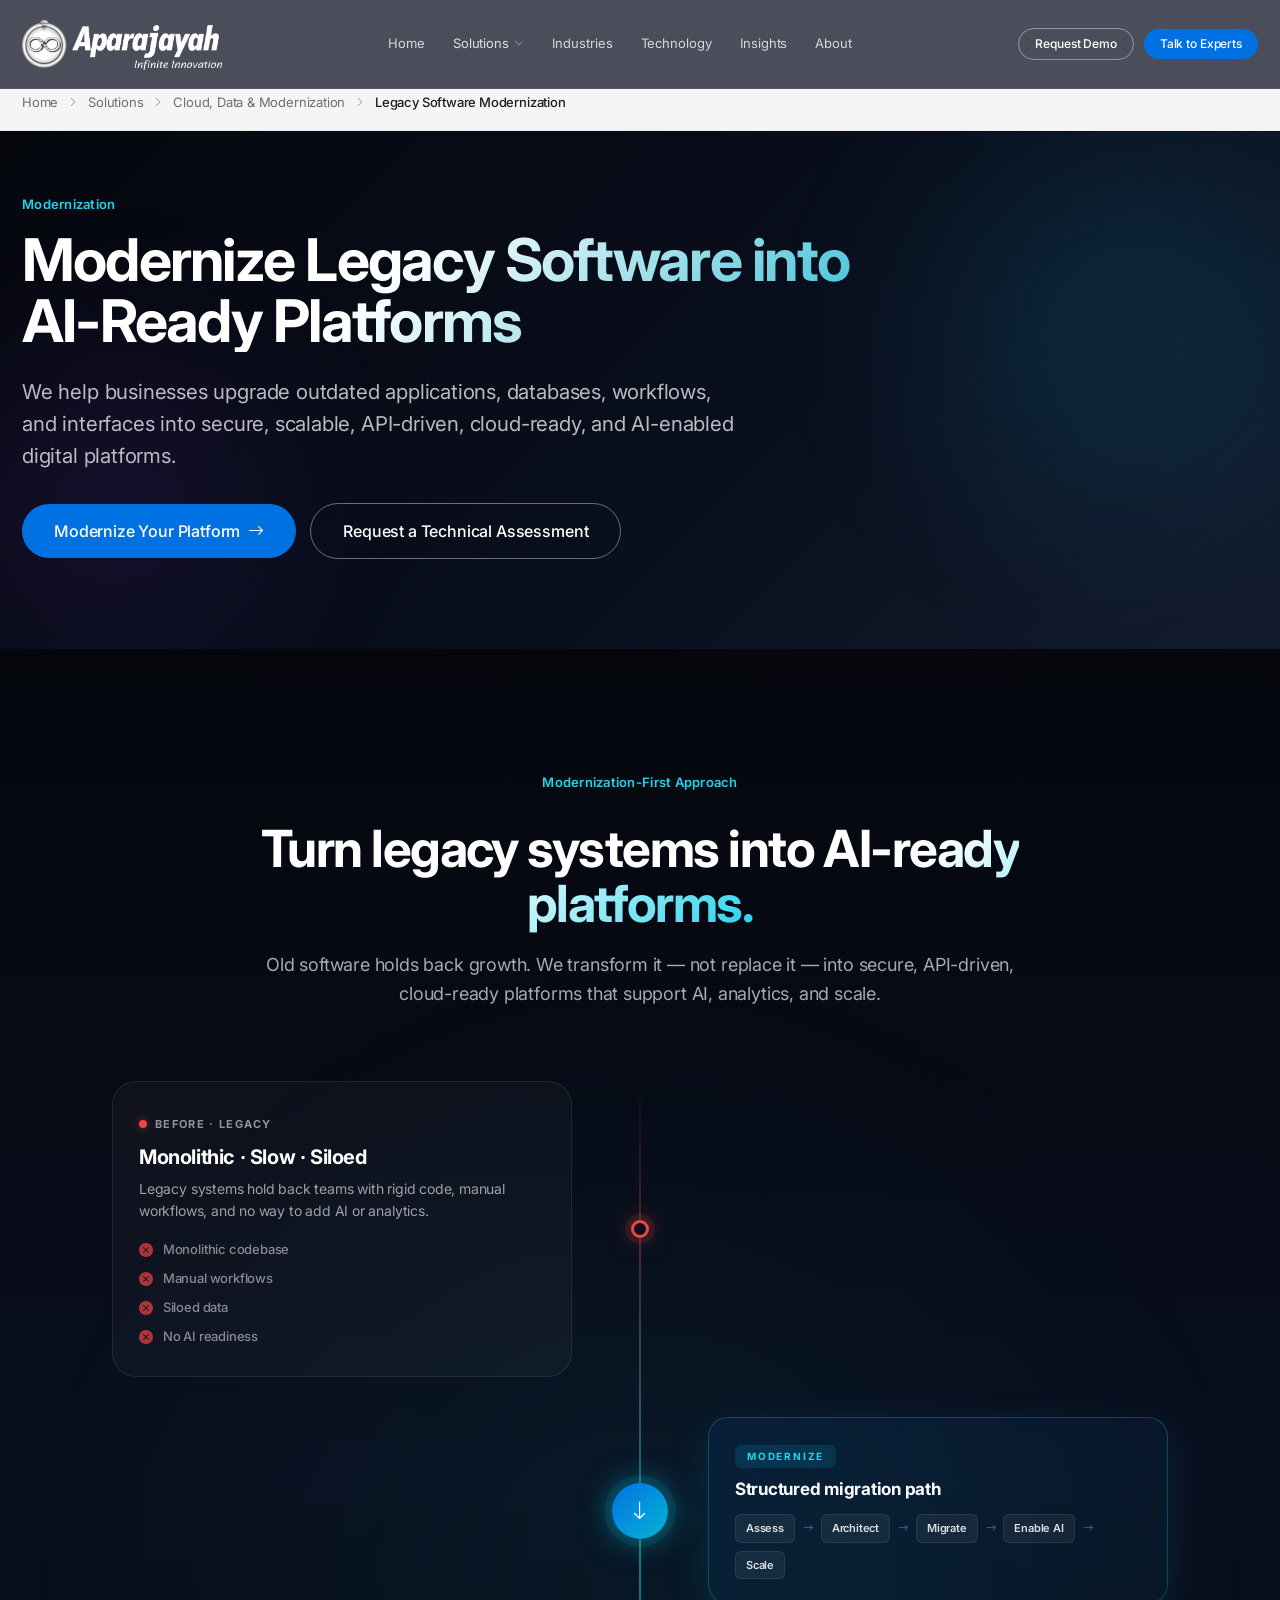
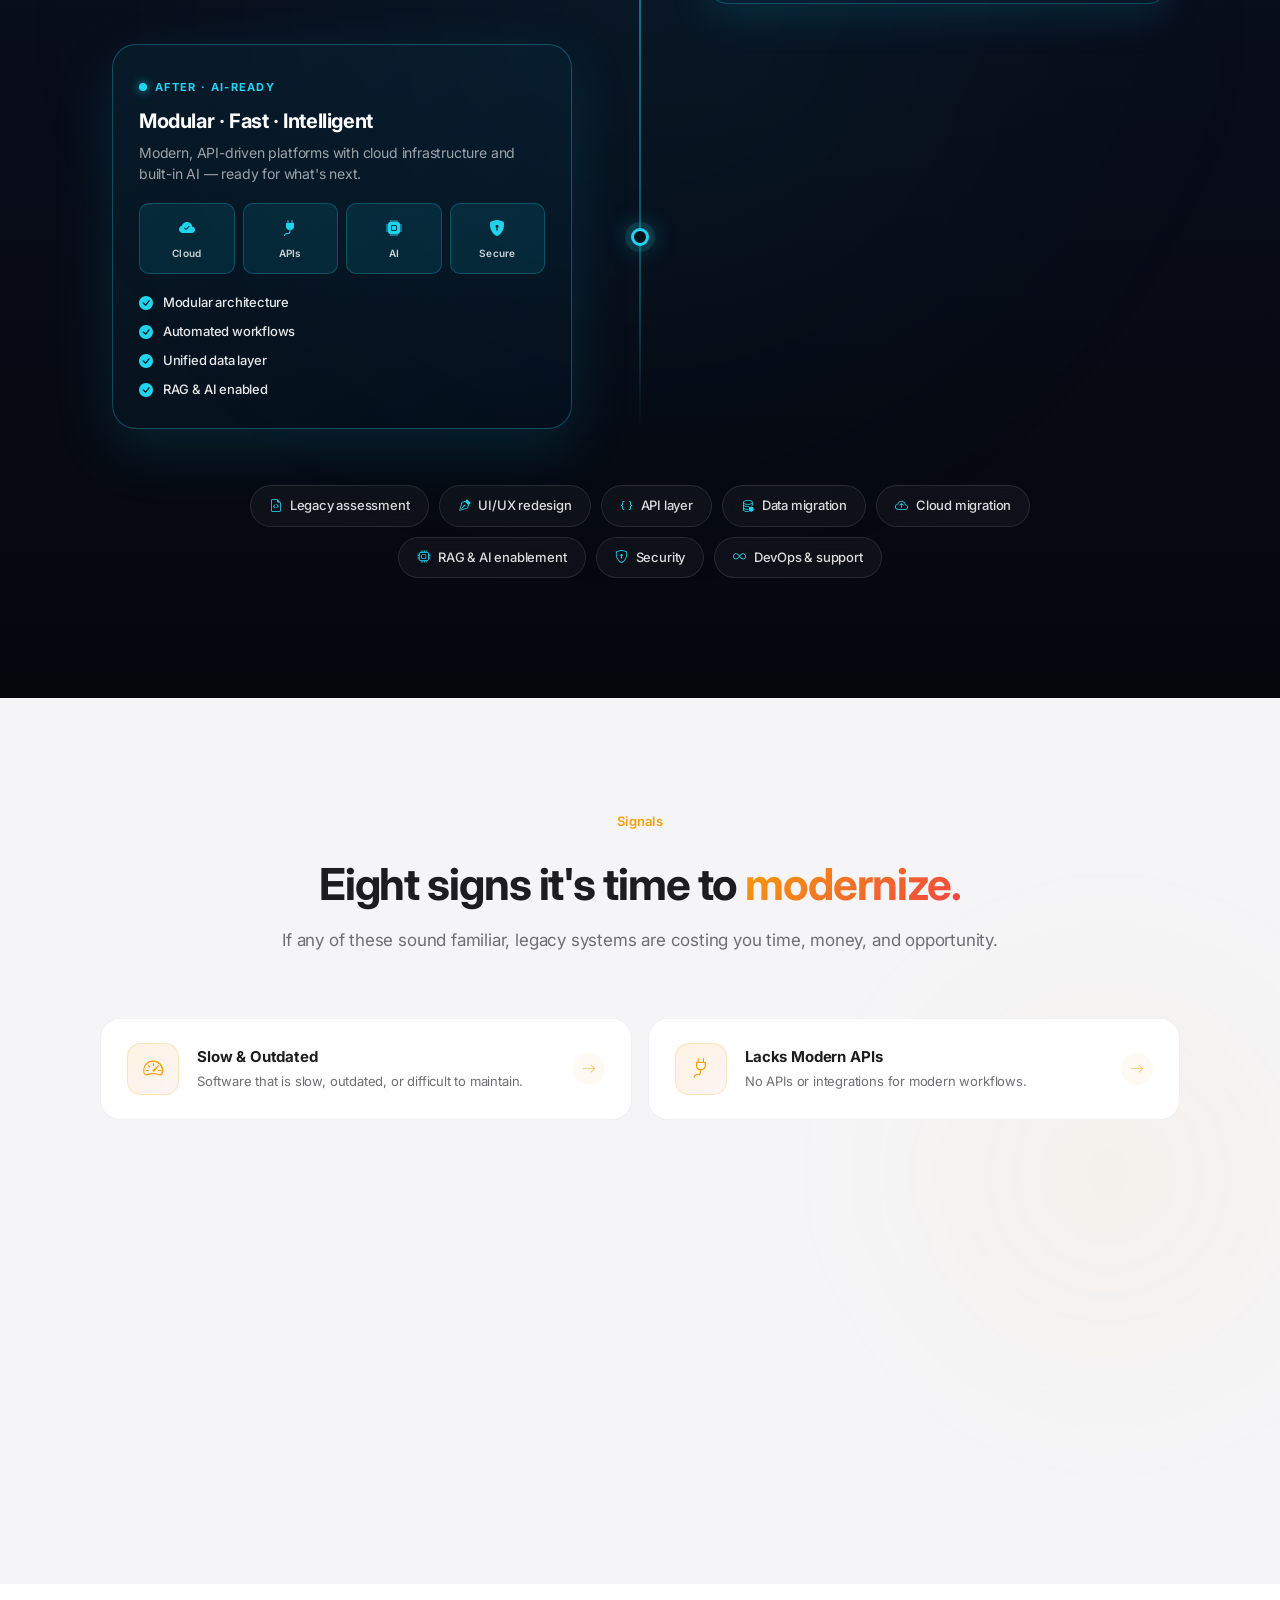
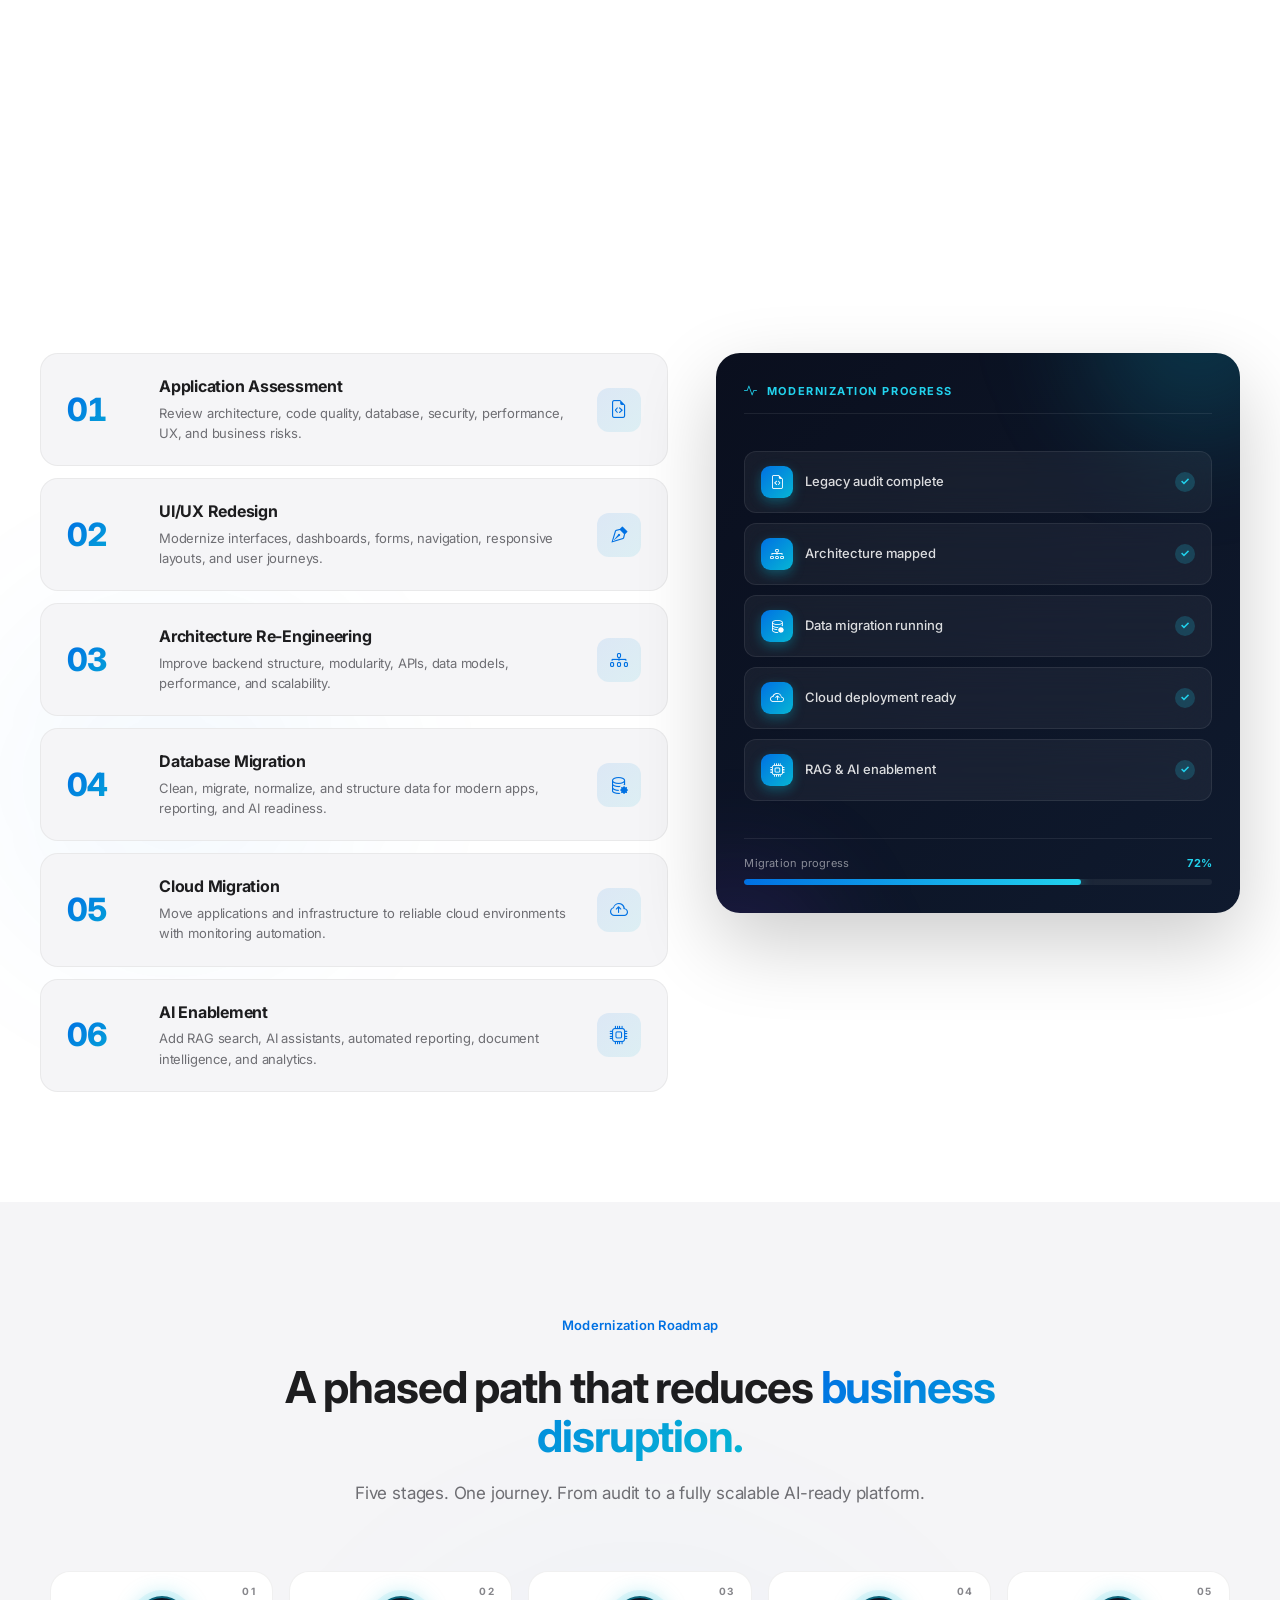
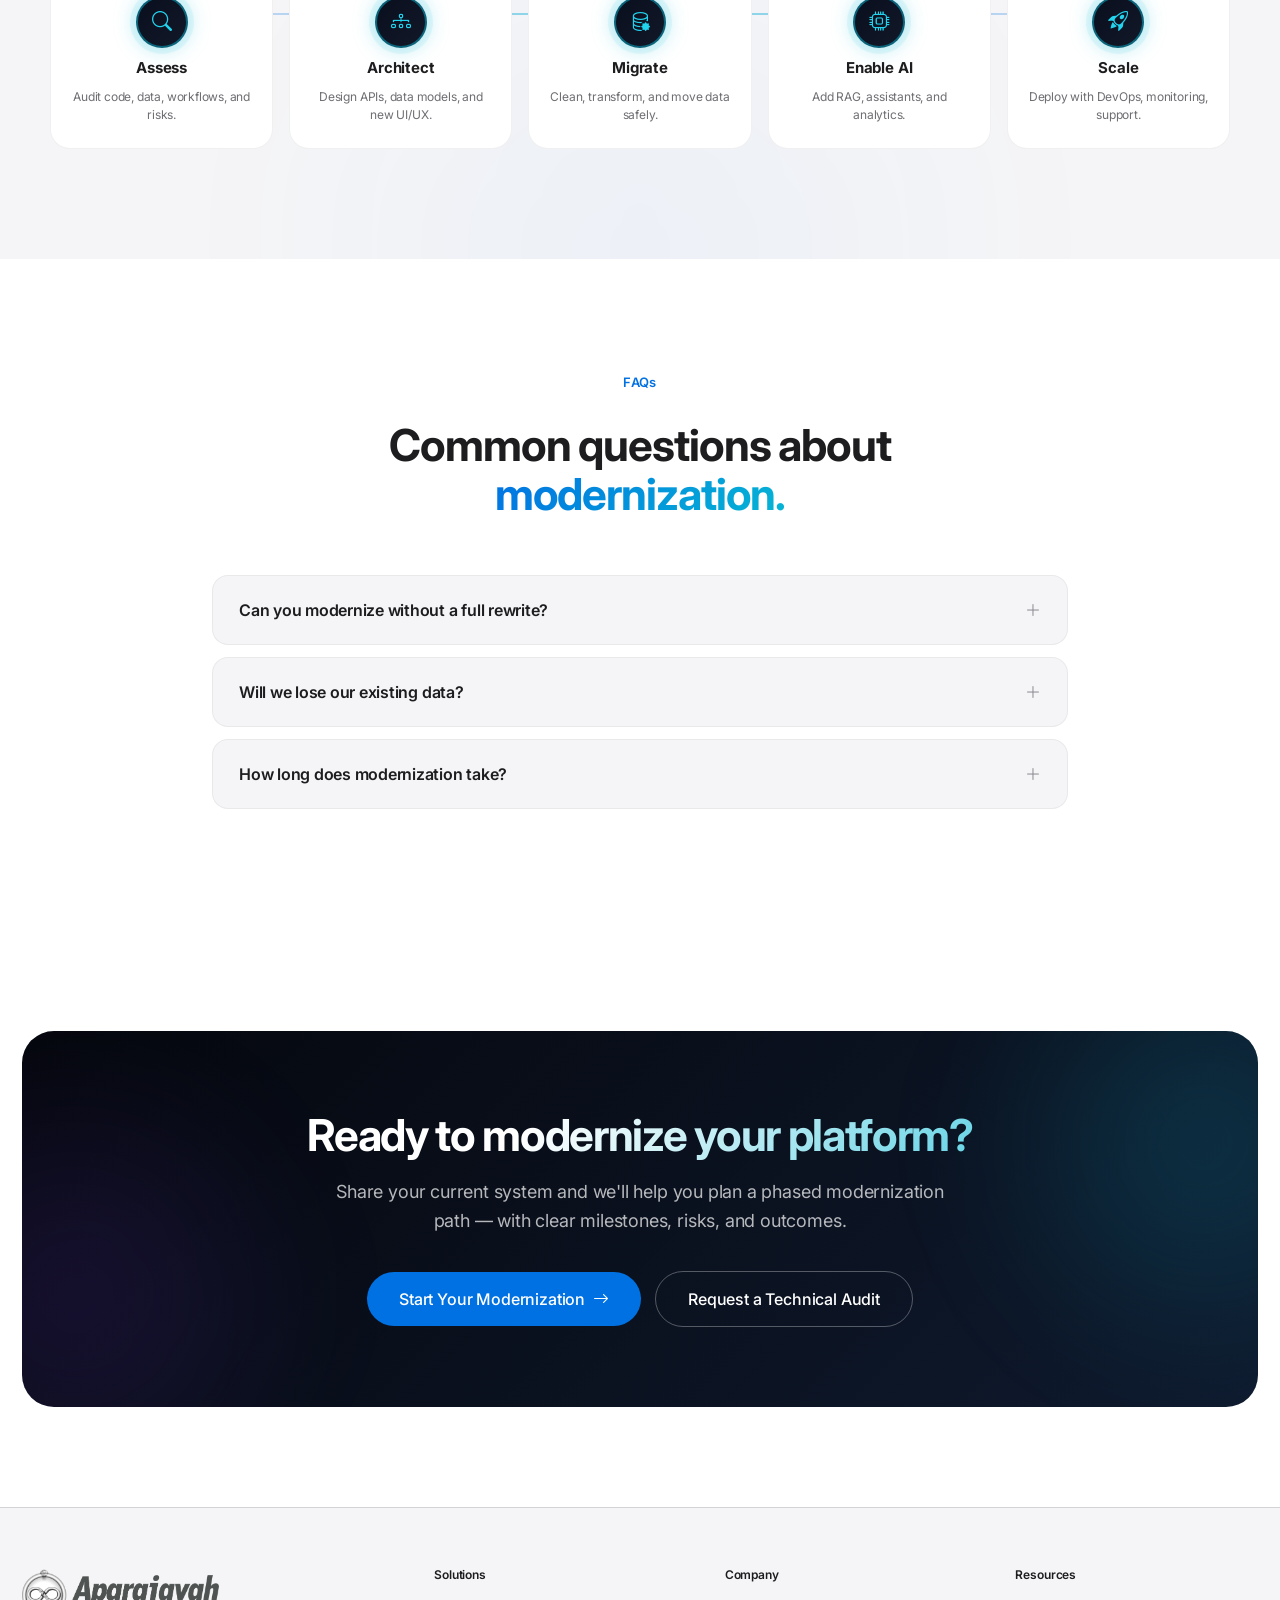
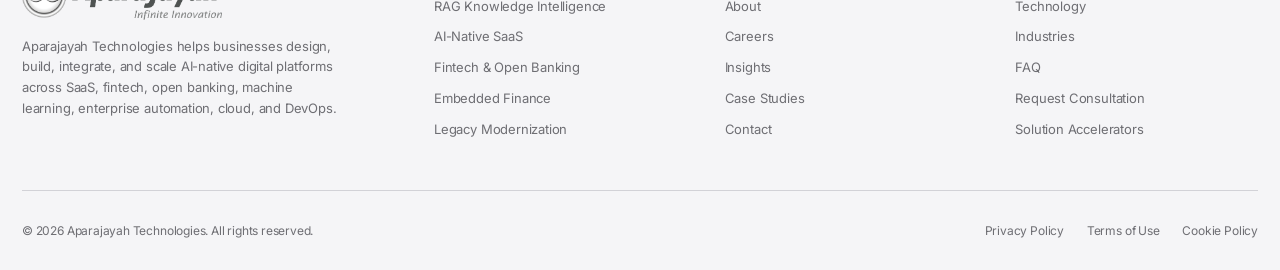
<file: solutions/rag-knowledge-intelligence.html>
<!DOCTYPE html>
<html lang="en">
<head>
<meta charset="UTF-8">
<meta name="viewport" content="width=device-width, initial-scale=1.0">
<title>Legacy Software Modernization | AI-Ready Platform Upgrade</title>
<meta name="description" content="Modernize old software into secure, scalable, API-driven, cloud-ready, and AI-enabled platforms with Aparajayah Technologies.">
<link href="https://cdn.jsdelivr.net/npm/bootstrap@5.3.3/dist/css/bootstrap.min.css" rel="stylesheet">
<link href="https://cdn.jsdelivr.net/npm/bootstrap-icons@1.11.3/font/bootstrap-icons.min.css" rel="stylesheet">
<link rel="preconnect" href="https://fonts.googleapis.com">
<link rel="preconnect" href="https://fonts.gstatic.com" crossorigin>
<link href="https://fonts.googleapis.com/css2?family=Inter:opsz,wght@14..32,300;14..32,400;14..32,500;14..32,600;14..32,700;14..32,800&display=swap" rel="stylesheet">
<link rel="stylesheet" href="../css/style.css">

<style>
  /* ============================================================
     NAV + MEGA MENU (matches your original light mega panel)
  ============================================================ */
  .nav-bar-aparajayah {
    position: relative;
    display: flex; align-items: center; justify-content: space-between;
  }
  .nav-links-aparajayah { display: flex; align-items: center; gap: 28px; }
  .nav-link-aparajayah {
    font-size: 13px; font-weight: 400;
    color: var(--text-primary); opacity: .85;
    transition: var(--transition-fast);
    letter-spacing: -.005em;
  }
  .nav-link-aparajayah:hover { opacity: 1; }
  .nav-link-aparajayah.active { opacity: 1; font-weight: 500; }

  .mega-trigger {
    position: relative;
    display: inline-flex; align-items: center; gap: 0.35rem;
    cursor: default;
    font-size: 13px; font-weight: 400;
    color: var(--nav-text, #e0e0e0);
    transition: color 0.2s;
    padding: 0.4rem 0;
    letter-spacing: -0.01em;
  }
  .mega-trigger i {
    font-size: 0.6rem;
    transition: transform 0.3s ease;
    color: rgba(255,255,255,0.5);
    margin-top: 1px;
  }
  .mega-trigger:hover { color: #fff; }
  .mega-trigger:hover i { transform: rotate(180deg); color: var(--blue); }

  .mega-panel {
    position: absolute;
    top: calc(100% + 12px);
    left: 50%;
    transform: translateX(-50%) translateY(10px) scale(0.98);
    width: 1180px; max-width: 96vw;
    background: #fff;
    border-radius: 1.25rem;
    box-shadow: 0 20px 60px -15px rgba(0,0,0,.15), 0 8px 25px -8px rgba(0,0,0,.08);
    padding: 1.8rem 1.8rem 1.6rem;
    display: grid;
    grid-template-columns: 1fr 1fr 1fr;
    gap: 1.2rem;
    opacity: 0; visibility: hidden; pointer-events: none;
    transition: opacity .3s ease, transform .4s cubic-bezier(.34,1.56,.64,1), visibility .3s;
    z-index: 2000;
    border: 1px solid rgba(0,0,0,.06);
    overflow: hidden;
  }
  .mega-panel::before {
    content: ""; position: absolute; top: -120px; right: -80px;
    width: 360px; height: 360px;
    background: radial-gradient(circle, rgba(0,113,227,.04), transparent 70%);
    border-radius: 50%; pointer-events: none;
  }
  .mega-panel::after {
    content: ""; position: absolute; bottom: -120px; left: -100px;
    width: 400px; height: 400px;
    background: radial-gradient(circle, rgba(139,92,246,.03), transparent 70%);
    border-radius: 50%; pointer-events: none;
  }
  .mega-panel .mega-arrow {
    position: absolute; top: -7px; left: 50%;
    transform: translateX(-50%) rotate(45deg);
    width: 14px; height: 14px;
    background: #fff;
    border-left: 1px solid rgba(0,0,0,.06);
    border-top: 1px solid rgba(0,0,0,.06);
    border-radius: 3px 0 0 0;
    z-index: 1;
  }
  .mega-trigger:hover + .mega-panel,
  .mega-panel:hover {
    opacity: 1; visibility: visible; pointer-events: auto;
    transform: translateX(-50%) translateY(0) scale(1);
  }

  .mega-col {
    position: relative; z-index: 2;
    display: flex; flex-direction: column; gap: 0.5rem;
  }
  .mega-col h6 {
    font-size: 14px; font-weight: 700;
    color: #1d1d1f; margin-bottom: 0.3rem;
    padding-bottom: 0.5rem;
    border-bottom: 1px solid rgba(0,0,0,.05);
    display: flex; align-items: center; gap: 0.5rem;
    font-family: 'Inter', sans-serif;
  }
  .mega-col h6 i { font-size: 0.75rem; color: var(--blue); }

  .mega-card {
    background: #fff;
    border: 1px solid rgba(0,0,0,.06);
    border-radius: 0.85rem;
    padding: 0.8rem 0.9rem;
    position: relative; overflow: hidden;
    transition: var(--transition);
    text-decoration: none;
    display: flex; flex-direction: column; gap: 0.35rem;
    cursor: pointer;
    box-shadow: 0 1px 3px rgba(0,0,0,.03);
    min-height: 92px; height: 92px;
    justify-content: flex-start;
  }
  .mega-card::before {
    content: ""; position: absolute; inset: 0;
    background: linear-gradient(135deg, rgba(0,113,227,.02), transparent 60%);
    opacity: 0; transition: var(--transition); pointer-events: none;
  }
  .mega-card:hover {
    background: #fafbfc;
    border-color: rgba(0,113,227,.25);
    transform: translateY(-2px);
    box-shadow: 0 8px 25px -8px rgba(0,113,227,.12), 0 4px 10px -4px rgba(0,0,0,.06);
  }
  .mega-card:hover::before { opacity: 1; }
  .mega-card-top {
    display: flex; align-items: center; gap: 0.55rem;
    position: relative; z-index: 1; flex-shrink: 0;
  }
  .mega-card-icon {
    width: 1.7rem; height: 1.7rem;
    display: flex; align-items: center; justify-content: center;
    background: rgba(0,113,227,.08); border-radius: 0.5rem;
    flex-shrink: 0; transition: var(--transition);
  }
  .mega-card-icon i {
    font-size: 0.85rem; color: var(--blue);
    transition: var(--transition);
  }
  .mega-card:hover .mega-card-icon { background: rgba(0,113,227,.14); }
  .mega-card:hover .mega-card-icon i { color: var(--blue-hover); transform: scale(1.05); }
  .mega-card-title {
    font-size: 0.8rem; font-weight: 600;
    color: #1d1d1f; margin: 0;
    line-height: 1.25; letter-spacing: -0.01em;
    flex: 1; font-family: 'Inter', sans-serif;
    display: -webkit-box;
    -webkit-line-clamp: 2; -webkit-box-orient: vertical;
    overflow: hidden;
  }
  .mega-card-cta-icon {
    width: 1.4rem; height: 1.4rem;
    display: flex; align-items: center; justify-content: center;
    border-radius: 50%;
    background: rgba(0,113,227,.06);
    flex-shrink: 0; transition: var(--transition);
    opacity: 0.4;
  }
  .mega-card-cta-icon i {
    font-size: 0.6rem; color: var(--blue);
    transition: var(--transition);
  }
  .mega-card:hover .mega-card-cta-icon {
    opacity: 1; background: rgba(0,113,227,.14);
    transform: translateX(2px);
  }
  .mega-card:hover .mega-card-cta-icon i { color: var(--blue-hover); }
  .mega-card-desc {
    font-size: 0.72rem; color: #6e6e73;
    margin: 0; line-height: 1.4;
    position: relative; z-index: 1;
    padding-left: 2.25rem;
    letter-spacing: -0.005em;
    font-family: 'Inter', sans-serif;
    font-weight: 400;
    display: -webkit-box;
    -webkit-line-clamp: 2; -webkit-box-orient: vertical;
    overflow: hidden;
  }
  .mega-card.highlight {
    background: linear-gradient(135deg, rgba(0,113,227,.04), rgba(139,92,246,.02));
    border-color: rgba(0,113,227,.15);
  }
  .mega-card.highlight .mega-card-icon { background: rgba(0,113,227,.12); }

  @media (max-width: 1199px) {
    .mega-panel { width: 96vw; padding: 1.4rem 1.2rem; gap: 0.9rem; }
    .mega-card { padding: 0.7rem 0.8rem; min-height: 88px; height: 88px; }
    .mega-card-title { font-size: 0.76rem; }
    .mega-card-desc { font-size: 0.68rem; padding-left: 2.1rem; }
  }
  @media (max-width: 991px) {
    .mega-trigger, .mega-panel { display: none; }
    .nav-links-aparajayah .nav-link-aparajayah.mobile-only { display: block; }
  }
  @media (min-width: 992px) {
    .nav-links-aparajayah .nav-link-aparajayah.mobile-only { display: none; }
  }

  /* ============================================================
     BREADCRUMB — Perfect alignment
  ============================================================ */
  .breadcrumb-bar {
    background: var(--slate-50);
    border-bottom: 1px solid rgba(0,0,0,.04);
    padding: 90px 0 16px;
  }
  .breadcrumb-bar .breadcrumb-inner {
    display: flex;
    align-items: center;
    flex-wrap: nowrap;
    gap: 0;
    font-size: 13px;
    line-height: 24px;
    overflow-x: auto;
    scrollbar-width: none;
    -ms-overflow-style: none;
    -webkit-overflow-scrolling: touch;
  }
  .breadcrumb-bar .breadcrumb-inner::-webkit-scrollbar { display: none; }
  .breadcrumb-bar a {
    color: var(--text-secondary);
    text-decoration: none;
    transition: var(--transition-fast);
    white-space: nowrap;
    display: inline-flex;
    align-items: center;
    height: 24px;
    padding: 0;
    font-weight: 400;
  }
  .breadcrumb-bar a:hover { color: var(--blue); }
  .breadcrumb-bar .sep {
    color: var(--slate-400);
    margin: 0 10px;
    font-size: 10px;
    display: inline-flex;
    align-items: center;
    height: 24px;
    flex-shrink: 0;
  }
  .breadcrumb-bar .current {
    color: var(--text-primary);
    font-weight: 500;
    white-space: nowrap;
    display: inline-flex;
    align-items: center;
    height: 24px;
  }

  /* ============================================================
     HERO — dark (matches your original style)
  ============================================================ */
  .mz-hero {
    position: relative;
    background: linear-gradient(135deg, #05070D 0%, #0A0F1E 60%, #131c2e 100%);
    color: #fff;
    padding: 60px 0 90px;
    overflow: hidden;
  }
  .mz-hero::before {
    content: '';
    position: absolute;
    top: -30%; right: -15%;
    width: 700px; height: 700px;
    background: radial-gradient(circle, rgba(6,182,212,.15) 0%, transparent 60%);
    border-radius: 50%;
    filter: blur(50px);
    pointer-events: none;
  }
  .mz-hero::after {
    content: '';
    position: absolute;
    bottom: -30%; left: -15%;
    width: 600px; height: 600px;
    background: radial-gradient(circle, rgba(124,58,237,.12) 0%, transparent 60%);
    border-radius: 50%;
    filter: blur(50px);
    pointer-events: none;
  }
  .mz-hero .container-aparajayah { position: relative; z-index: 1; }
  .mz-hero .eyebrow { color: var(--cyan-light); }
  .mz-hero h1 {
    font-size: clamp(34px, 4.6vw, 60px);
    font-weight: 700;
    line-height: 1.05;
    letter-spacing: -.03em;
    color: #fff;
    margin-bottom: 24px;
    background: linear-gradient(135deg, #fff 40%, rgba(34,211,238,.85) 100%);
    -webkit-background-clip: text;
    -webkit-text-fill-color: transparent;
    background-clip: text;
    max-width: 900px;
  }
  .mz-hero p {
    font-size: clamp(17px, 1.6vw, 21px);
    color: rgba(255,255,255,.72);
    line-height: 1.55;
    max-width: 720px;
    margin-bottom: 32px;
  }
  .mz-hero .hero-ctas-aparajayah { justify-content: flex-start; }

  /* ============================================================
     SECTION 01 — MODERNIZATION-FIRST (DARK vertical timeline)
  ============================================================ */
  .mz-vtl-section {
    position: relative;
    padding: 120px 0;
    background: linear-gradient(180deg, #05070D 0%, #0A0F1E 50%, #05070D 100%);
    color: #fff;
    overflow: hidden;
  }
  .mz-vtl-section::before {
    content: '';
    position: absolute;
    top: 20%; left: 50%;
    transform: translateX(-50%);
    width: 1200px; height: 1200px;
    background: radial-gradient(circle, rgba(6,182,212,.07) 0%, transparent 65%);
    border-radius: 50%;
    filter: blur(100px);
    pointer-events: none;
  }
  .mz-vtl-section .container-aparajayah { position: relative; z-index: 1; }

  .mz-vtl-header {
    text-align: center;
    max-width: 780px;
    margin: 0 auto 72px;
  }
  .mz-vtl-header .eyebrow { color: var(--cyan-light); }
  .mz-vtl-title {
    font-size: clamp(32px, 4vw, 54px);
    font-weight: 700;
    letter-spacing: -.03em;
    line-height: 1.08;
    color: #fff;
    margin: 14px 0 20px;
  }
  .mz-vtl-accent {
    background: linear-gradient(135deg, #fff 30%, var(--cyan-light) 100%);
    -webkit-background-clip: text;
    -webkit-text-fill-color: transparent;
    background-clip: text;
  }
  .mz-vtl-subtitle {
    font-size: 18px;
    line-height: 1.6;
    color: rgba(255,255,255,.65);
    margin: 0;
  }

  .mz-vtl-spine {
    position: relative;
    max-width: 1080px;
    margin: 0 auto 56px;
  }
  .mz-vtl-spine::before {
    content: '';
    position: absolute;
    top: 0; bottom: 0;
    left: 50%;
    transform: translateX(-50%);
    width: 2px;
    background: linear-gradient(180deg,
      transparent 0%,
      rgba(239,68,68,.3) 15%,
      rgba(34,211,238,.5) 50%,
      rgba(34,211,238,.3) 85%,
      transparent 100%);
    z-index: 0;
  }
  .mz-vtl-row {
    display: grid;
    grid-template-columns: 1fr 80px 1fr;
    gap: 20px;
    align-items: center;
    margin-bottom: 40px;
    position: relative;
    z-index: 1;
  }
  .mz-vtl-row:last-child { margin-bottom: 0; }
  .mz-vtl-content { padding: 0 8px; }
  .mz-vtl-content-left { text-align: right; }
  .mz-vtl-content-right { text-align: left; }
  .mz-vtl-spacer { visibility: hidden; }
  .mz-vtl-marker {
    display: flex; align-items: center; justify-content: center;
    position: relative; z-index: 2;
  }
  .mz-vtl-marker-dot {
    width: 18px; height: 18px;
    border-radius: 50%;
    background: #0A0F1E;
    border: 3px solid;
  }
  .mz-vtl-marker-red {
    border-color: #EF4444;
    box-shadow: 0 0 0 6px rgba(239,68,68,.12), 0 0 24px rgba(239,68,68,.5);
  }
  .mz-vtl-marker-green {
    border-color: var(--cyan-light);
    box-shadow: 0 0 0 6px rgba(34,211,238,.12), 0 0 24px rgba(34,211,238,.6);
  }
  .mz-vtl-marker-core {
    width: 56px; height: 56px;
    border-radius: 50%;
    background: linear-gradient(135deg, var(--blue), var(--cyan));
    color: #fff;
    display: flex; align-items: center; justify-content: center;
    font-size: 20px;
    box-shadow: 0 0 0 8px rgba(6,182,212,.1), 0 0 32px rgba(6,182,212,.6);
    animation: mzVtlPulse 2.5s ease-in-out infinite;
  }
  .mz-vtl-marker-core i { animation: mzVtlBob 2.5s ease-in-out infinite; }
  @keyframes mzVtlPulse {
    0%, 100% { box-shadow: 0 0 0 8px rgba(6,182,212,.1), 0 0 32px rgba(6,182,212,.6); }
    50% { box-shadow: 0 0 0 14px rgba(6,182,212,.15), 0 0 48px rgba(6,182,212,.9); }
  }
  @keyframes mzVtlBob {
    0%, 100% { transform: translateY(0); }
    50% { transform: translateY(4px); }
  }

  .mz-vtl-card {
    display: inline-block;
    text-align: left;
    max-width: 460px;
    padding: 28px 26px;
    border-radius: 24px;
    position: relative;
    transition: var(--transition);
  }
  .mz-vtl-card:hover { transform: translateY(-4px); }
  .mz-vtl-card-legacy {
    background: rgba(255,255,255,.03);
    border: 1px solid rgba(255,255,255,.08);
  }
  .mz-vtl-card-modern {
    background: linear-gradient(135deg, rgba(6,182,212,.08) 0%, rgba(0,113,227,.04) 100%);
    border: 1px solid rgba(34,211,238,.3);
    box-shadow: 0 20px 60px rgba(6,182,212,.15);
  }

  .mz-vtl-tag {
    display: inline-flex; align-items: center; gap: 8px;
    font-size: 11px; font-weight: 700;
    letter-spacing: .12em; text-transform: uppercase;
    color: rgba(255,255,255,.55);
    margin-bottom: 14px;
  }
  .mz-vtl-card-modern .mz-vtl-tag { color: var(--cyan-light); }
  .mz-vtl-dot {
    width: 8px; height: 8px; border-radius: 50%;
    display: inline-block;
  }
  .mz-vtl-dot-red { background: #EF4444; box-shadow: 0 0 10px rgba(239,68,68,.6); }
  .mz-vtl-dot-green {
    background: #22D3EE;
    box-shadow: 0 0 10px rgba(34,211,238,.8);
    animation: mzVtlDot 2s ease-in-out infinite;
  }
  @keyframes mzVtlDot {
    0%, 100% { box-shadow: 0 0 10px rgba(34,211,238,.8); }
    50% { box-shadow: 0 0 20px rgba(34,211,238,1), 0 0 30px rgba(34,211,238,.5); }
  }

  .mz-vtl-card h3 {
    font-size: 20px; font-weight: 700;
    color: #fff; letter-spacing: -.02em;
    margin-bottom: 10px;
  }
  .mz-vtl-card p {
    font-size: 14px;
    color: rgba(255,255,255,.6);
    line-height: 1.55;
    margin-bottom: 18px;
  }
  .mz-vtl-list {
    list-style: none; padding: 0; margin: 0;
    display: flex; flex-direction: column; gap: 8px;
  }
  .mz-vtl-list li {
    display: flex; align-items: center; gap: 10px;
    font-size: 13px; font-weight: 500;
  }
  .mz-vtl-list li i { font-size: 14px; flex-shrink: 0; }
  .mz-vtl-list-legacy li { color: rgba(255,255,255,.5); }
  .mz-vtl-list-legacy li i { color: #EF4444; opacity: .7; }
  .mz-vtl-list-modern li { color: rgba(255,255,255,.9); }
  .mz-vtl-list-modern li i { color: var(--cyan-light); }

  .mz-vtl-tiles {
    display: grid;
    grid-template-columns: repeat(4, 1fr);
    gap: 8px;
    margin-bottom: 18px;
  }
  .mz-vtl-tile {
    background: rgba(6,182,212,.12);
    border: 1px solid rgba(6,182,212,.3);
    border-radius: 10px;
    padding: 12px 4px;
    display: flex; flex-direction: column; align-items: center; gap: 6px;
    transition: var(--transition-fast);
  }
  .mz-vtl-tile:hover { background: rgba(6,182,212,.2); transform: translateY(-2px); }
  .mz-vtl-tile i { font-size: 16px; color: var(--cyan-light); }
  .mz-vtl-tile span {
    font-size: 10px; font-weight: 600;
    color: rgba(255,255,255,.8);
    letter-spacing: .02em;
  }

  .mz-vtl-transform-card {
    display: inline-block;
    text-align: left;
    max-width: 460px;
    padding: 24px 26px;
    border-radius: 20px;
    background: linear-gradient(135deg, rgba(0,113,227,.1) 0%, rgba(6,182,212,.06) 100%);
    border: 1px solid rgba(34,211,238,.25);
    box-shadow: 0 12px 40px rgba(6,182,212,.15);
  }
  .mz-vtl-transform-label {
    display: inline-block;
    font-size: 10px; font-weight: 700;
    letter-spacing: .18em; text-transform: uppercase;
    color: var(--cyan-light);
    background: rgba(6,182,212,.15);
    padding: 4px 12px;
    border-radius: 6px;
    margin-bottom: 12px;
  }
  .mz-vtl-transform-card h4 {
    font-size: 17px; font-weight: 700;
    color: #fff; letter-spacing: -.015em;
    margin-bottom: 16px;
  }
  .mz-vtl-steps {
    display: flex; align-items: center; flex-wrap: wrap; gap: 8px;
  }
  .mz-vtl-steps span {
    font-size: 11px; font-weight: 600;
    color: rgba(255,255,255,.85);
    background: rgba(255,255,255,.06);
    padding: 5px 10px;
    border-radius: 6px;
    border: 1px solid rgba(255,255,255,.08);
  }
  .mz-vtl-steps i { font-size: 10px; color: rgba(34,211,238,.6); }

  /* Capability pills (dark) */
  .mz-vtl-caps {
    display: flex; flex-wrap: wrap; gap: 10px;
    justify-content: center;
    max-width: 900px;
    margin: 0 auto 0;
  }
  .mz-vtl-cap {
    display: inline-flex; align-items: center; gap: 8px;
    padding: 10px 18px;
    background: rgba(255,255,255,.04);
    border: 1px solid rgba(255,255,255,.1);
    border-radius: 980px;
    font-size: 13px; font-weight: 500;
    color: rgba(255,255,255,.85);
    transition: all .3s ease;
    cursor: default;
    backdrop-filter: blur(10px);
  }
  .mz-vtl-cap i {
    font-size: 13px; color: var(--cyan-light);
    transition: all .3s ease;
  }
  .mz-vtl-cap:hover {
    background: rgba(6,182,212,.12);
    border-color: rgba(34,211,238,.4);
    color: #fff;
    transform: translateY(-2px);
    box-shadow: 0 8px 20px rgba(6,182,212,.15);
  }
  .mz-vtl-cap:hover i { transform: scale(1.15); }

  /* ============================================================
     SECTION 02 — SIGNS (LIGHT, slate background)
  ============================================================ */
  .mz-signs-section {
    padding: 110px 0;
    background: var(--slate-50);
    position: relative;
    overflow: hidden;
  }
  .mz-signs-section::before {
    content: '';
    position: absolute;
    top: 20%; right: -10%;
    width: 600px; height: 600px;
    background: radial-gradient(circle, rgba(245,158,11,.05) 0%, transparent 65%);
    border-radius: 50%;
    filter: blur(60px);
    pointer-events: none;
  }
  .mz-signs-section .container-aparajayah { position: relative; z-index: 1; }

  .mz-signs-header {
    text-align: center;
    max-width: 780px;
    margin: 0 auto 64px;
  }
  .mz-signs-header .eyebrow { color: #F59E0B; }
  .mz-signs-header h2 {
    font-size: clamp(28px, 3.5vw, 44px);
    font-weight: 700;
    letter-spacing: -.025em;
    line-height: 1.12;
    color: var(--text-primary);
    margin: 14px 0 18px;
  }
  .mz-signs-header .gradient-accent-warn {
    background: linear-gradient(135deg, #F59E0B 0%, #EF4444 100%);
    -webkit-background-clip: text;
    -webkit-text-fill-color: transparent;
    background-clip: text;
  }
  .mz-signs-header p {
    font-size: 17px;
    line-height: 1.6;
    color: var(--text-secondary);
    margin: 0;
  }

  /* Trend: split hover cards (not flat grid) */
  .mz-signs-grid {
    display: grid;
    grid-template-columns: repeat(2, 1fr);
    gap: 16px;
    max-width: 1080px;
    margin: 0 auto;
  }
  .mz-sign-item {
    position: relative;
    display: grid;
    grid-template-columns: auto 1fr auto;
    align-items: center;
    gap: 18px;
    padding: 24px 26px;
    background: #fff;
    border: 1px solid rgba(0,0,0,.06);
    border-radius: 20px;
    transition: all .4s cubic-bezier(.25,.1,.25,1);
    overflow: hidden;
    cursor: default;
  }
  .mz-sign-item::before {
    content: '';
    position: absolute;
    left: 0; top: 0; bottom: 0;
    width: 4px;
    background: linear-gradient(180deg, #F59E0B, #EF4444);
    transform: scaleY(0);
    transform-origin: top;
    transition: transform .45s cubic-bezier(.25,.1,.25,1);
  }
  .mz-sign-item:hover {
    border-color: rgba(245,158,11,.3);
    transform: translateX(6px);
    box-shadow: 0 20px 50px rgba(245,158,11,.12);
  }
  .mz-sign-item:hover::before { transform: scaleY(1); }

  .mz-sign-item-icon {
    width: 52px; height: 52px;
    border-radius: 14px;
    background: linear-gradient(135deg, rgba(245,158,11,.12), rgba(239,68,68,.06));
    border: 1px solid rgba(245,158,11,.2);
    color: #F59E0B;
    display: flex; align-items: center; justify-content: center;
    font-size: 20px;
    flex-shrink: 0;
    transition: all .4s ease;
  }
  .mz-sign-item:hover .mz-sign-item-icon {
    background: linear-gradient(135deg, #F59E0B, #EF4444);
    color: #fff;
    transform: scale(1.08) rotate(-4deg);
    box-shadow: 0 8px 22px rgba(245,158,11,.4);
  }

  .mz-sign-item-body h4 {
    font-size: 15px;
    font-weight: 700;
    color: var(--text-primary);
    margin-bottom: 5px;
    letter-spacing: -.01em;
    line-height: 1.3;
  }
  .mz-sign-item-body p {
    font-size: 13px;
    color: var(--text-secondary);
    line-height: 1.55;
    margin: 0;
  }

  .mz-sign-item-arrow {
    width: 32px; height: 32px;
    border-radius: 50%;
    background: rgba(245,158,11,.08);
    color: #F59E0B;
    display: flex; align-items: center; justify-content: center;
    font-size: 14px;
    flex-shrink: 0;
    transition: all .35s ease;
    opacity: .6;
  }
  .mz-sign-item:hover .mz-sign-item-arrow {
    background: #F59E0B;
    color: #fff;
    transform: translateX(4px);
    opacity: 1;
  }

  /* ============================================================
     SECTION 03 — SERVICES (LIGHT with side mockup)
  ============================================================ */
  .mz-services-section {
    padding: 110px 0;
    background: #fff;
    position: relative;
    overflow: hidden;
  }
  .mz-services-section::before {
    content: '';
    position: absolute;
    bottom: 10%; left: -10%;
    width: 600px; height: 600px;
    background: radial-gradient(circle, rgba(0,113,227,.05) 0%, transparent 65%);
    border-radius: 50%;
    filter: blur(60px);
    pointer-events: none;
  }
  .mz-services-section .container-aparajayah { position: relative; z-index: 1; }

  .mz-services-header {
    text-align: center;
    max-width: 780px;
    margin: 0 auto 64px;
  }
  .mz-services-header .eyebrow { color: var(--blue); }
  .mz-services-header h2 {
    font-size: clamp(28px, 3.5vw, 44px);
    font-weight: 700;
    letter-spacing: -.025em;
    line-height: 1.12;
    color: var(--text-primary);
    margin: 14px 0 18px;
  }
  .mz-services-header .gradient-accent-blue {
    background: linear-gradient(135deg, var(--blue) 0%, var(--cyan) 100%);
    -webkit-background-clip: text;
    -webkit-text-fill-color: transparent;
    background-clip: text;
  }
  .mz-services-header p {
    font-size: 17px;
    line-height: 1.6;
    color: var(--text-secondary);
    margin: 0;
  }

  /* Split layout: services list + side mockup */
  .mz-services-layout {
    display: grid;
    grid-template-columns: 1.2fr 1fr;
    gap: 48px;
    align-items: start;
    max-width: 1200px;
    margin: 0 auto;
  }

  .mz-services-list {
    display: flex;
    flex-direction: column;
    gap: 12px;
  }
  .mz-service-row {
    position: relative;
    display: grid;
    grid-template-columns: 72px 1fr auto;
    gap: 20px;
    align-items: center;
    padding: 22px 26px;
    background: var(--slate-50);
    border: 1px solid rgba(0,0,0,.05);
    border-radius: 18px;
    transition: all .4s cubic-bezier(.25,.1,.25,1);
    overflow: hidden;
    cursor: default;
  }
  .mz-service-row::before {
    content: '';
    position: absolute;
    top: 0; left: 0; right: 0;
    height: 3px;
    background: linear-gradient(90deg, var(--blue), var(--cyan));
    transform: scaleX(0);
    transform-origin: left;
    transition: transform .5s cubic-bezier(.25,.1,.25,1);
  }
  .mz-service-row:hover {
    background: #fff;
    border-color: rgba(0,113,227,.2);
    transform: translateX(6px);
    box-shadow: 0 16px 40px rgba(0,113,227,.08);
  }
  .mz-service-row:hover::before { transform: scaleX(1); }

  .mz-service-num {
    font-size: 32px;
    font-weight: 800;
    letter-spacing: -.03em;
    line-height: 1;
    background: linear-gradient(135deg, var(--blue), var(--cyan));
    -webkit-background-clip: text;
    -webkit-text-fill-color: transparent;
    background-clip: text;
    font-variant-numeric: tabular-nums;
  }

  .mz-service-body h4 {
    font-size: 16px;
    font-weight: 700;
    color: var(--text-primary);
    letter-spacing: -.015em;
    margin-bottom: 6px;
    line-height: 1.3;
  }
  .mz-service-body p {
    font-size: 13px;
    color: var(--text-secondary);
    line-height: 1.55;
    margin: 0;
  }

  .mz-service-icon {
    flex-shrink: 0;
    width: 44px; height: 44px;
    border-radius: 12px;
    background: linear-gradient(135deg, rgba(0,113,227,.1), rgba(6,182,212,.1));
    color: var(--blue);
    display: flex; align-items: center; justify-content: center;
    font-size: 18px;
    transition: all .4s ease;
  }
  .mz-service-row:hover .mz-service-icon {
    background: linear-gradient(135deg, var(--blue), var(--cyan));
    color: #fff;
    transform: rotate(-6deg) scale(1.08);
    box-shadow: 0 8px 20px rgba(0,113,227,.35);
  }

  /* Side mockup */
  .mz-services-side {
    position: sticky;
    top: 120px;
    height: 560px;
    background: linear-gradient(135deg, #0A0F1E 0%, #0f1a2e 100%);
    border-radius: 24px;
    padding: 28px;
    display: flex;
    flex-direction: column;
    gap: 14px;
    overflow: hidden;
    box-shadow: 0 30px 80px rgba(0,0,0,.2);
  }
  .mz-services-side::before {
    content: '';
    position: absolute;
    top: -40%; right: -30%;
    width: 400px; height: 400px;
    background: radial-gradient(circle, rgba(6,182,212,.25) 0%, transparent 60%);
    border-radius: 50%;
    filter: blur(40px);
    pointer-events: none;
  }
  .mz-services-side::after {
    content: '';
    position: absolute;
    bottom: -40%; left: -30%;
    width: 350px; height: 350px;
    background: radial-gradient(circle, rgba(124,58,237,.18) 0%, transparent 60%);
    border-radius: 50%;
    filter: blur(40px);
    pointer-events: none;
  }

  .mz-side-label {
    position: relative;
    z-index: 1;
    display: inline-flex; align-items: center; gap: 8px;
    font-size: 11px; font-weight: 700;
    letter-spacing: .14em; text-transform: uppercase;
    color: var(--cyan-light);
    padding-bottom: 12px;
    border-bottom: 1px solid rgba(255,255,255,.08);
  }
  .mz-side-label i { font-size: 13px; }

  .mz-side-mock {
    position: relative;
    z-index: 1;
    flex: 1;
    display: flex;
    flex-direction: column;
    gap: 10px;
    justify-content: center;
  }
  .mz-side-row {
    display: flex;
    align-items: center;
    gap: 12px;
    padding: 14px 16px;
    background: rgba(255,255,255,.05);
    border: 1px solid rgba(255,255,255,.08);
    border-radius: 12px;
    backdrop-filter: blur(20px);
    transition: all .35s ease;
  }
  .mz-side-row:hover {
    background: rgba(34,211,238,.1);
    border-color: rgba(34,211,238,.35);
    transform: translateX(4px);
  }
  .mz-side-row i {
    width: 32px; height: 32px;
    border-radius: 9px;
    background: linear-gradient(135deg, var(--blue), var(--cyan));
    color: #fff;
    display: flex; align-items: center; justify-content: center;
    font-size: 14px;
    flex-shrink: 0;
    box-shadow: 0 4px 12px rgba(6,182,212,.35);
  }
  .mz-side-row span {
    font-size: 13px;
    font-weight: 500;
    color: rgba(255,255,255,.85);
    letter-spacing: -.005em;
  }
  .mz-side-row .mz-side-check {
    margin-left: auto;
    width: 20px; height: 20px;
    border-radius: 50%;
    background: rgba(34,211,238,.2);
    color: var(--cyan-light);
    display: flex; align-items: center; justify-content: center;
    font-size: 11px;
    font-weight: 700;
  }
  .mz-side-progress {
    position: relative;
    z-index: 1;
    margin-top: auto;
    padding-top: 16px;
    border-top: 1px solid rgba(255,255,255,.08);
  }
  .mz-side-progress-label {
    display: flex;
    justify-content: space-between;
    align-items: center;
    font-size: 11px;
    color: rgba(255,255,255,.5);
    margin-bottom: 8px;
    letter-spacing: .02em;
  }
  .mz-side-progress-label strong { color: var(--cyan-light); font-weight: 700; }
  .mz-side-progress-bar {
    height: 6px;
    background: rgba(255,255,255,.06);
    border-radius: 6px;
    overflow: hidden;
    position: relative;
  }
  .mz-side-progress-fill {
    height: 100%;
    width: 72%;
    background: linear-gradient(90deg, var(--blue), var(--cyan-light));
    border-radius: 6px;
    box-shadow: 0 0 12px rgba(34,211,238,.6);
    animation: mzProgressShine 3s ease-in-out infinite;
  }
  @keyframes mzProgressShine {
    0%, 100% { opacity: .9; }
    50% { opacity: 1; box-shadow: 0 0 20px rgba(34,211,238,.9); }
  }

  /* ============================================================
     SECTION 04 — ROADMAP (LIGHT with horizontal timeline)
  ============================================================ */
  .mz-roadmap-section {
    padding: 110px 0;
    background: var(--slate-50);
    position: relative;
    overflow: hidden;
  }
  .mz-roadmap-section::before {
    content: '';
    position: absolute;
    top: 30%; left: 50%;
    transform: translateX(-50%);
    width: 900px; height: 900px;
    background: radial-gradient(circle, rgba(0,113,227,.04) 0%, transparent 65%);
    border-radius: 50%;
    filter: blur(80px);
    pointer-events: none;
  }
  .mz-roadmap-section .container-aparajayah { position: relative; z-index: 1; }

  .mz-roadmap-header {
    text-align: center;
    max-width: 780px;
    margin: 0 auto 64px;
  }
  .mz-roadmap-header .eyebrow { color: var(--blue); }
  .mz-roadmap-header h2 {
    font-size: clamp(28px, 3.5vw, 44px);
    font-weight: 700;
    letter-spacing: -.025em;
    line-height: 1.12;
    color: var(--text-primary);
    margin: 14px 0 18px;
  }
  .mz-roadmap-header .gradient-accent-blue {
    background: linear-gradient(135deg, var(--blue) 0%, var(--cyan) 100%);
    -webkit-background-clip: text;
    -webkit-text-fill-color: transparent;
    background-clip: text;
  }
  .mz-roadmap-header p {
    font-size: 17px;
    line-height: 1.6;
    color: var(--text-secondary);
    margin: 0;
  }

  .mz-roadmap-track {
    display: grid;
    grid-template-columns: repeat(5, 1fr);
    gap: 16px;
    max-width: 1180px;
    margin: 0 auto;
    position: relative;
  }
  .mz-roadmap-track::before {
    content: '';
    position: absolute;
    top: 42px;
    left: 6%;
    right: 6%;
    height: 2px;
    background: linear-gradient(90deg,
      transparent 0%,
      rgba(0,113,227,.25) 15%,
      rgba(6,182,212,.5) 50%,
      rgba(0,113,227,.25) 85%,
      transparent 100%);
    z-index: 0;
  }
  .mz-roadmap-stage {
    position: relative;
    z-index: 1;
    padding: 24px 16px;
    background: #fff;
    border: 1px solid rgba(0,0,0,.06);
    border-radius: 20px;
    text-align: center;
    transition: all .4s cubic-bezier(.25,.1,.25,1);
    display: flex;
    flex-direction: column;
    align-items: center;
    gap: 12px;
  }
  .mz-roadmap-stage:hover {
    transform: translateY(-6px);
    border-color: rgba(0,113,227,.25);
    box-shadow: 0 24px 60px rgba(0,113,227,.12);
  }
  .mz-roadmap-num {
    position: absolute;
    top: 12px;
    right: 16px;
    font-size: 10px;
    font-weight: 700;
    letter-spacing: .15em;
    color: var(--slate-400);
  }
  .mz-roadmap-icon {
    width: 52px; height: 52px;
    border-radius: 50%;
    background: linear-gradient(135deg, #0A0F1E, #111827);
    border: 2px solid rgba(6,182,212,.5);
    color: var(--cyan-light);
    display: flex; align-items: center; justify-content: center;
    font-size: 20px;
    box-shadow:
      0 0 0 6px rgba(6,182,212,.08),
      0 0 22px rgba(6,182,212,.35);
    transition: all .4s ease;
  }
  .mz-roadmap-stage:hover .mz-roadmap-icon {
    border-color: var(--cyan-light);
    transform: scale(1.12);
    box-shadow:
      0 0 0 10px rgba(6,182,212,.15),
      0 0 40px rgba(6,182,212,.7);
  }
  .mz-roadmap-stage h4 {
    font-size: 15px;
    font-weight: 700;
    color: var(--text-primary);
    letter-spacing: -.01em;
    margin: 0;
  }
  .mz-roadmap-stage p {
    font-size: 12px;
    color: var(--text-secondary);
    line-height: 1.5;
    margin: 0;
  }

  /* ============================================================
     SECTION 05 — FAQ (LIGHT)
  ============================================================ */
  .mz-faq-section {
    padding: 110px 0;
    background: #fff;
  }
  .mz-faq-section .container-aparajayah { max-width: 900px; }
  .mz-faq-header {
    text-align: center;
    max-width: 720px;
    margin: 0 auto 56px;
  }
  .mz-faq-header .eyebrow { color: var(--blue); }
  .mz-faq-header h2 {
    font-size: clamp(28px, 3.5vw, 44px);
    font-weight: 700;
    letter-spacing: -.025em;
    line-height: 1.12;
    color: var(--text-primary);
    margin: 14px 0 0;
  }
  .mz-faq-header .gradient-accent-blue {
    background: linear-gradient(135deg, var(--blue) 0%, var(--cyan) 100%);
    -webkit-background-clip: text;
    -webkit-text-fill-color: transparent;
    background-clip: text;
  }

  .mz-faq-item {
    background: var(--slate-50);
    border: 1px solid rgba(0,0,0,.05);
    border-radius: 16px;
    margin-bottom: 12px;
    overflow: hidden;
    transition: all .3s ease;
  }
  .mz-faq-item.open {
    background: #fff;
    border-color: rgba(0,113,227,.2);
    box-shadow: 0 12px 30px rgba(0,113,227,.06);
  }
  .mz-faq-q {
    width: 100%;
    text-align: left;
    padding: 22px 26px;
    display: flex;
    justify-content: space-between;
    align-items: center;
    gap: 20px;
    background: none;
    border: none;
    color: var(--text-primary);
    font-size: 16px;
    font-weight: 600;
    letter-spacing: -.015em;
    cursor: pointer;
    transition: var(--transition-fast);
  }
  .mz-faq-q:hover { color: var(--blue); }
  .mz-faq-q i {
    font-size: 16px;
    color: var(--slate-400);
    transition: transform .35s cubic-bezier(.25,.1,.25,1), color .3s;
    flex-shrink: 0;
  }
  .mz-faq-item.open .mz-faq-q i {
    transform: rotate(45deg);
    color: var(--blue);
  }
  .mz-faq-a {
    max-height: 0;
    overflow: hidden;
    transition: max-height .4s cubic-bezier(.25,.1,.25,1), padding .4s ease;
    padding: 0 26px;
    color: var(--text-secondary);
    font-size: 15px;
    line-height: 1.65;
  }
  .mz-faq-item.open .mz-faq-a {
    max-height: 400px;
    padding: 0 26px 24px;
  }

  /* ============================================================
     SECTION 06 — CTA BANNER (DARK — only big gradient banner)
  ============================================================ */
  .mz-cta-section {
    padding: 100px 0;
    background: #fff;
  }
  .mz-cta-banner {
    background: linear-gradient(135deg, #05070D 0%, #0f1a2e 100%);
    border-radius: 32px;
    padding: 80px 60px;
    text-align: center;
    position: relative;
    overflow: hidden;
    color: #fff;
  }
  .mz-cta-banner::before {
    content: '';
    position: absolute;
    top: -50%; right: -20%;
    width: 600px; height: 600px;
    background: radial-gradient(circle, rgba(6,182,212,.18) 0%, transparent 60%);
    border-radius: 50%;
    filter: blur(50px);
    pointer-events: none;
  }
  .mz-cta-banner::after {
    content: '';
    position: absolute;
    bottom: -50%; left: -20%;
    width: 600px; height: 600px;
    background: radial-gradient(circle, rgba(124,58,237,.15) 0%, transparent 60%);
    border-radius: 50%;
    filter: blur(50px);
    pointer-events: none;
  }
  .mz-cta-banner .mz-cta-inner { position: relative; z-index: 1; }
  .mz-cta-banner h2 {
    font-size: clamp(28px, 3.5vw, 44px);
    font-weight: 700;
    color: #fff;
    letter-spacing: -.03em;
    margin-bottom: 18px;
    background: linear-gradient(135deg, #fff 40%, rgba(34,211,238,.9) 100%);
    -webkit-background-clip: text;
    -webkit-text-fill-color: transparent;
    background-clip: text;
  }
  .mz-cta-banner p {
    font-size: 18px;
    color: rgba(255,255,255,.7);
    max-width: 640px;
    margin: 0 auto 36px;
    line-height: 1.6;
  }
  .mz-cta-banner .hero-ctas-aparajayah { justify-content: center; }
  .mz-cta-banner .btn-aparajayah-outline {
    color: #fff;
    border-color: rgba(255,255,255,.3);
  }
  .mz-cta-banner .btn-aparajayah-outline:hover {
    background: rgba(255,255,255,.08);
    border-color: rgba(255,255,255,.55);
  }

  /* ============================================================
     RESPONSIVE
  ============================================================ */
  @media (max-width: 992px) {
    .mz-vtl-spine::before { left: 30px; transform: none; }
    .mz-vtl-row { grid-template-columns: 60px 1fr; gap: 20px; margin-bottom: 32px; }
    .mz-vtl-content,
    .mz-vtl-content-left,
    .mz-vtl-content-right { grid-column: 2; text-align: left; padding: 0; }
    .mz-vtl-marker { grid-column: 1; grid-row: 1; }
    .mz-vtl-spacer { display: none; }
    .mz-vtl-card,
    .mz-vtl-transform-card { max-width: 100%; }

    .mz-signs-grid { grid-template-columns: 1fr; }

    .mz-services-layout { grid-template-columns: 1fr; gap: 32px; }
    .mz-services-side { position: static; height: auto; min-height: 420px; }

    .mz-roadmap-track { grid-template-columns: repeat(2, 1fr); }
    .mz-roadmap-track::before { display: none; }
  }
  @media (max-width: 640px) {
    .breadcrumb-bar { padding: 90px 0 14px; }
    .mz-hero { padding: 40px 0 60px; }

    .mz-vtl-section { padding: 80px 0; }
    .mz-vtl-header { margin-bottom: 48px; }
    .mz-vtl-title { font-size: 26px; }
    .mz-vtl-subtitle { font-size: 15px; }
    .mz-vtl-tiles { grid-template-columns: repeat(2, 1fr); }

    .mz-signs-section { padding: 80px 0; }
    .mz-signs-grid { grid-template-columns: 1fr; }
    .mz-sign-item { padding: 20px 22px; gap: 14px; }
    .mz-sign-item-icon { width: 44px; height: 44px; font-size: 18px; }

    .mz-services-section { padding: 80px 0; }
    .mz-service-row {
      grid-template-columns: 1fr auto;
      gap: 14px;
      padding: 20px 22px;
    }
    .mz-service-num {
      grid-column: 1 / -1;
      font-size: 24px;
      margin-bottom: 4px;
    }

    .mz-roadmap-section { padding: 80px 0; }
    .mz-roadmap-track { grid-template-columns: 1fr; gap: 12px; }

    .mz-faq-section { padding: 80px 0; }
    .mz-cta-section { padding: 60px 0; }
    .mz-cta-banner { padding: 56px 28px; border-radius: 24px; }
    .mz-faq-q { padding: 18px 20px; font-size: 15px; }
    .mz-faq-a { padding: 0 20px; }
    .mz-faq-item.open .mz-faq-a { padding: 0 20px 20px; }
  }
</style>
</head>
<body>

<!-- ===================== NAV ===================== -->
<nav class="nav-aparajayah dark" id="mainNav">
  <div class="container-aparajayah">
    <div class="nav-bar-aparajayah">
      <a href="index.html" class="logo-aparajayah"><img src="../images/logo2.png" alt="Aparajayah" class="logo-new"/></a>

      <div class="nav-links-aparajayah">
        <a href="index.html" class="nav-link-aparajayah">Home</a>

        <!-- SOLUTIONS MEGA MENU -->
        <div class="mega-trigger">
          Solutions <i class="bi bi-chevron-down"></i>
        </div>
        <div class="mega-panel">
          <div class="mega-arrow"></div>
          <div class="mega-col">
            <h6>AI &amp; Intelligence</h6>
            <a href="rag-knowledge-intelligence.html" class="mega-card highlight">
              <div class="mega-card-top">
                <div class="mega-card-icon"><i class="bi bi-cpu"></i></div>
                <h5 class="mega-card-title">RAG Knowledge Intelligence</h5>
                <div class="mega-card-cta-icon"><i class="bi bi-arrow-up-right"></i></div>
              </div>
              <p class="mega-card-desc">Enterprise AI assistants, RAG systems, and intelligent automation.</p>
            </a>
            <a href="ai-rag.html#assistants" class="mega-card">
              <div class="mega-card-top">
                <div class="mega-card-icon"><i class="bi bi-chat-square-text"></i></div>
                <h5 class="mega-card-title">Conversational AI</h5>
                <div class="mega-card-cta-icon"><i class="bi bi-arrow-up-right"></i></div>
              </div>
              <p class="mega-card-desc">Grounded assistants with citations, RBAC, and guardrails.</p>
            </a>
            <a href="ai-rag.html#rag" class="mega-card">
              <div class="mega-card-top">
                <div class="mega-card-icon"><i class="bi bi-database"></i></div>
                <h5 class="mega-card-title">RAG Platforms</h5>
                <div class="mega-card-cta-icon"><i class="bi bi-arrow-up-right"></i></div>
              </div>
              <p class="mega-card-desc">Retrieval-augmented generation for trusted knowledge.</p>
            </a>
            <a href="ai-rag.html#agentic" class="mega-card">
              <div class="mega-card-top">
                <div class="mega-card-icon"><i class="bi bi-robot"></i></div>
                <h5 class="mega-card-title">Agentic Workflows</h5>
                <div class="mega-card-cta-icon"><i class="bi bi-arrow-up-right"></i></div>
              </div>
              <p class="mega-card-desc">Multi-step AI agents with human-in-the-loop approvals.</p>
            </a>
            <a href="ai-rag.html#doc-intel" class="mega-card">
              <div class="mega-card-top">
                <div class="mega-card-icon"><i class="bi bi-file-earmark-text"></i></div>
                <h5 class="mega-card-title">Document Intelligence</h5>
                <div class="mega-card-cta-icon"><i class="bi bi-arrow-up-right"></i></div>
              </div>
              <p class="mega-card-desc">PDF processing, classification, and extraction workflows.</p>
            </a>
          </div>

          <div class="mega-col">
            <h6>Product &amp; Fintech</h6>
            <a href="ai-native-saas.html" class="mega-card highlight">
              <div class="mega-card-top">
                <div class="mega-card-icon"><i class="bi bi-cloud"></i></div>
                <h5 class="mega-card-title">AI-Native SaaS Engineering</h5>
                <div class="mega-card-cta-icon"><i class="bi bi-arrow-up-right"></i></div>
              </div>
              <p class="mega-card-desc">Design, build, and scale SaaS with AI-enabled features.</p>
            </a>
            <a href="fintech-open-banking.html" class="mega-card">
              <div class="mega-card-top">
                <div class="mega-card-icon"><i class="bi bi-bank"></i></div>
                <h5 class="mega-card-title">Fintech &amp; Open Banking</h5>
                <div class="mega-card-cta-icon"><i class="bi bi-arrow-up-right"></i></div>
              </div>
              <p class="mega-card-desc">Lending, onboarding, payments, and open finance solutions.</p>
            </a>
            <a href="embedded-finance.html" class="mega-card">
              <div class="mega-card-top">
                <div class="mega-card-icon"><i class="bi bi-puzzle"></i></div>
                <h5 class="mega-card-title">Embedded Finance Platforms</h5>
                <div class="mega-card-cta-icon"><i class="bi bi-arrow-up-right"></i></div>
              </div>
              <p class="mega-card-desc">Payments, credit, and financial workflows inside your product.</p>
            </a>
            <a href="api-integration.html" class="mega-card">
              <div class="mega-card-top">
                <div class="mega-card-icon"><i class="bi bi-plug"></i></div>
                <h5 class="mega-card-title">API Integration &amp; Automation</h5>
                <div class="mega-card-cta-icon"><i class="bi bi-arrow-up-right"></i></div>
              </div>
              <p class="mega-card-desc">Connect CRMs, ERPs, banking systems, and payment gateways.</p>
            </a>
            <a href="platform-engineering.html" class="mega-card">
              <div class="mega-card-top">
                <div class="mega-card-icon"><i class="bi bi-boxes"></i></div>
                <h5 class="mega-card-title">Platform Engineering</h5>
                <div class="mega-card-cta-icon"><i class="bi bi-arrow-up-right"></i></div>
              </div>
              <p class="mega-card-desc">Reusable digital foundations, shared services, and APIs.</p>
            </a>
          </div>

          <div class="mega-col">
            <h6>Cloud, Data &amp; Modernization</h6>
            <a href="cloud-devops-ai-infra.html" class="mega-card">
              <div class="mega-card-top">
                <div class="mega-card-icon"><i class="bi bi-hdd-stack"></i></div>
                <h5 class="mega-card-title">Cloud, DevOps &amp; AI Infrastructure</h5>
                <div class="mega-card-cta-icon"><i class="bi bi-arrow-up-right"></i></div>
              </div>
              <p class="mega-card-desc">CI/CD, containers, observability, MLOps, and LLMOps.</p>
            </a>
            <a href="data-engineering-ml.html" class="mega-card">
              <div class="mega-card-top">
                <div class="mega-card-icon"><i class="bi bi-bar-chart"></i></div>
                <h5 class="mega-card-title">Data Engineering &amp; ML</h5>
                <div class="mega-card-cta-icon"><i class="bi bi-arrow-up-right"></i></div>
              </div>
              <p class="mega-card-desc">Pipelines, analytics engines, prediction models, and decision intelligence.</p>
            </a>
            <a href="legacy-modernization.html" class="mega-card highlight">
              <div class="mega-card-top">
                <div class="mega-card-icon"><i class="bi bi-arrow-repeat"></i></div>
                <h5 class="mega-card-title">Legacy Software Modernization</h5>
                <div class="mega-card-cta-icon"><i class="bi bi-arrow-up-right"></i></div>
              </div>
              <p class="mega-card-desc">Re-engineer outdated apps, create API layers, and prepare for AI.</p>
            </a>
            <a href="technology-implementation.html" class="mega-card">
              <div class="mega-card-top">
                <div class="mega-card-icon"><i class="bi bi-rocket-takeoff"></i></div>
                <h5 class="mega-card-title">Technology Implementation</h5>
                <div class="mega-card-cta-icon"><i class="bi bi-arrow-up-right"></i></div>
              </div>
              <p class="mega-card-desc">Implement platforms, migrate systems, train users, and launch.</p>
            </a>
            <a href="solution-accelerators.html" class="mega-card highlight">
              <div class="mega-card-top">
                <div class="mega-card-icon"><i class="bi bi-lightning-charge"></i></div>
                <h5 class="mega-card-title">Solution Accelerators</h5>
                <div class="mega-card-cta-icon"><i class="bi bi-arrow-up-right"></i></div>
              </div>
              <p class="mega-card-desc">Reusable building blocks for faster AI, fintech, and SaaS delivery.</p>
            </a>
          </div>
        </div>

        <a href="solutions.html" class="nav-link-aparajayah mobile-only">Solutions</a>
        <a href="industries.html" class="nav-link-aparajayah">Industries</a>
        <a href="technology.html" class="nav-link-aparajayah">Technology</a>
        <a href="insights.html" class="nav-link-aparajayah">Insights</a>
        <a href="about.html" class="nav-link-aparajayah">About</a>
      </div>

      <div class="nav-cta-aparajayah">
        <a href="contact.html" class="btn-aparajayah btn-aparajayah-outline">Request Demo</a>
        <a href="contact.html" class="btn-aparajayah btn-aparajayah-primary">Talk to Experts</a>
        <button class="mobile-toggle-aparajayah" id="mobileToggle" aria-label="Toggle menu"><i class="bi bi-list"></i></button>
      </div>
    </div>
  </div>
</nav>

<div class="mobile-nav-aparajayah" id="mobileNav">
  <a href="index.html">Home</a>
  <a href="solutions.html">Solutions</a>
  <a href="industries.html">Industries</a>
  <a href="technology.html">Technology</a>
  <a href="insights.html">Insights</a>
  <a href="about.html">About</a>
  <a href="contact.html">Contact</a>
</div>

<main>

  <!-- ===================== BREADCRUMB ===================== -->
  <div class="breadcrumb-bar">
    <div class="container-aparajayah">
      <div class="breadcrumb-inner">
        <a href="index.html">Home</a>
        <span class="sep"><i class="bi bi-chevron-right"></i></span>
        <a href="solutions.html">Solutions</a>
        <span class="sep"><i class="bi bi-chevron-right"></i></span>
        <a href="cloud-devops-ai-infra.html">Cloud, Data &amp; Modernization</a>
        <span class="sep"><i class="bi bi-chevron-right"></i></span>
        <span class="current">Legacy Software Modernization</span>
      </div>
    </div>
  </div>

  <!-- ===================== HERO (DARK) ===================== -->
  <section class="mz-hero">
    <div class="container-aparajayah">
      <div class="row">
        <div class="col-lg-9">
          <span class="eyebrow">Modernization</span>
          <h1>Modernize Legacy Software into AI-Ready Platforms</h1>
          <p>
            We help businesses upgrade outdated applications, databases, workflows, and interfaces into secure, scalable, API-driven, cloud-ready, and AI-enabled digital platforms.
          </p>
          <div class="hero-ctas-aparajayah">
            <a href="contact.html" class="btn-aparajayah btn-aparajayah-primary btn-aparajayah-lg">
              Modernize Your Platform <i class="bi bi-arrow-right"></i>
            </a>
            <a href="contact.html" class="btn-aparajayah btn-aparajayah-outline btn-aparajayah-lg">
              Request a Technical Assessment
            </a>
          </div>
        </div>
      </div>
    </div>
  </section>

  <!-- ===================== SECTION 01 — MODERNIZATION-FIRST (DARK vertical timeline) ===================== -->
  <section class="mz-vtl-section">
    <div class="container-aparajayah">

      <div class="mz-vtl-header reveal-aparajayah">
        <span class="eyebrow eyebrow-cyan">Modernization-First Approach</span>
        <h2 class="mz-vtl-title">
          Turn legacy systems into
          <span class="mz-vtl-accent">AI-ready platforms.</span>
        </h2>
        <p class="mz-vtl-subtitle">
          Old software holds back growth. We transform it — not replace it — into secure, API-driven, cloud-ready platforms that support AI, analytics, and scale.
        </p>
      </div>

      <!-- Vertical spine -->
      <div class="mz-vtl-spine reveal-aparajayah">

        <div class="mz-vtl-row">
          <div class="mz-vtl-content mz-vtl-content-left">
            <div class="mz-vtl-card mz-vtl-card-legacy">
              <div class="mz-vtl-tag">
                <span class="mz-vtl-dot mz-vtl-dot-red"></span>
                Before · Legacy
              </div>
              <h3>Monolithic · Slow · Siloed</h3>
              <p>Legacy systems hold back teams with rigid code, manual workflows, and no way to add AI or analytics.</p>
              <ul class="mz-vtl-list mz-vtl-list-legacy">
                <li><i class="bi bi-x-circle-fill"></i> Monolithic codebase</li>
                <li><i class="bi bi-x-circle-fill"></i> Manual workflows</li>
                <li><i class="bi bi-x-circle-fill"></i> Siloed data</li>
                <li><i class="bi bi-x-circle-fill"></i> No AI readiness</li>
              </ul>
            </div>
          </div>
          <div class="mz-vtl-marker">
            <div class="mz-vtl-marker-dot mz-vtl-marker-red"></div>
          </div>
          <div class="mz-vtl-spacer"></div>
        </div>

        <div class="mz-vtl-row">
          <div class="mz-vtl-spacer"></div>
          <div class="mz-vtl-marker">
            <div class="mz-vtl-marker-core">
              <i class="bi bi-arrow-down"></i>
            </div>
          </div>
          <div class="mz-vtl-content mz-vtl-content-right">
            <div class="mz-vtl-transform-card">
              <span class="mz-vtl-transform-label">Modernize</span>
              <h4>Structured migration path</h4>
              <div class="mz-vtl-steps">
                <span>Assess</span>
                <i class="bi bi-arrow-right"></i>
                <span>Architect</span>
                <i class="bi bi-arrow-right"></i>
                <span>Migrate</span>
                <i class="bi bi-arrow-right"></i>
                <span>Enable AI</span>
                <i class="bi bi-arrow-right"></i>
                <span>Scale</span>
              </div>
            </div>
          </div>
        </div>

        <div class="mz-vtl-row">
          <div class="mz-vtl-content mz-vtl-content-left">
            <div class="mz-vtl-card mz-vtl-card-modern">
              <div class="mz-vtl-tag">
                <span class="mz-vtl-dot mz-vtl-dot-green"></span>
                After · AI-Ready
              </div>
              <h3>Modular · Fast · Intelligent</h3>
              <p>Modern, API-driven platforms with cloud infrastructure and built-in AI — ready for what's next.</p>
              <div class="mz-vtl-tiles">
                <div class="mz-vtl-tile"><i class="bi bi-cloud-check-fill"></i><span>Cloud</span></div>
                <div class="mz-vtl-tile"><i class="bi bi-plug-fill"></i><span>APIs</span></div>
                <div class="mz-vtl-tile"><i class="bi bi-cpu-fill"></i><span>AI</span></div>
                <div class="mz-vtl-tile"><i class="bi bi-shield-lock-fill"></i><span>Secure</span></div>
              </div>
              <ul class="mz-vtl-list mz-vtl-list-modern">
                <li><i class="bi bi-check-circle-fill"></i> Modular architecture</li>
                <li><i class="bi bi-check-circle-fill"></i> Automated workflows</li>
                <li><i class="bi bi-check-circle-fill"></i> Unified data layer</li>
                <li><i class="bi bi-check-circle-fill"></i> RAG &amp; AI enabled</li>
              </ul>
            </div>
          </div>
          <div class="mz-vtl-marker">
            <div class="mz-vtl-marker-dot mz-vtl-marker-green"></div>
          </div>
          <div class="mz-vtl-spacer"></div>
        </div>

      </div>

      <!-- Capability pills -->
      <div class="mz-vtl-caps reveal-aparajayah">
        <div class="mz-vtl-cap"><i class="bi bi-file-earmark-code"></i> Legacy assessment</div>
        <div class="mz-vtl-cap"><i class="bi bi-vector-pen"></i> UI/UX redesign</div>
        <div class="mz-vtl-cap"><i class="bi bi-braces"></i> API layer</div>
        <div class="mz-vtl-cap"><i class="bi bi-database-gear"></i> Data migration</div>
        <div class="mz-vtl-cap"><i class="bi bi-cloud-arrow-up"></i> Cloud migration</div>
        <div class="mz-vtl-cap"><i class="bi bi-cpu"></i> RAG &amp; AI enablement</div>
        <div class="mz-vtl-cap"><i class="bi bi-shield-lock"></i> Security</div>
        <div class="mz-vtl-cap"><i class="bi bi-infinity"></i> DevOps &amp; support</div>
      </div>

    </div>
  </section>

  <!-- ===================== SECTION 02 — SIGNS (LIGHT slate) ===================== -->
  <section class="mz-signs-section">
    <div class="container-aparajayah">

      <div class="mz-signs-header reveal-aparajayah">
        <span class="eyebrow">Signals</span>
        <h2>Eight signs it's time to <span class="gradient-accent-warn">modernize.</span></h2>
        <p>If any of these sound familiar, legacy systems are costing you time, money, and opportunity.</p>
      </div>

      <div class="mz-signs-grid">
        <div class="mz-sign-item reveal-aparajayah">
          <div class="mz-sign-item-icon"><i class="bi bi-speedometer2"></i></div>
          <div class="mz-sign-item-body">
            <h4>Slow &amp; Outdated</h4>
            <p>Software that is slow, outdated, or difficult to maintain.</p>
          </div>
          <div class="mz-sign-item-arrow"><i class="bi bi-arrow-right"></i></div>
        </div>
        <div class="mz-sign-item reveal-aparajayah reveal-delay-1">
          <div class="mz-sign-item-icon"><i class="bi bi-plug"></i></div>
          <div class="mz-sign-item-body">
            <h4>Lacks Modern APIs</h4>
            <p>No APIs or integrations for modern workflows.</p>
          </div>
          <div class="mz-sign-item-arrow"><i class="bi bi-arrow-right"></i></div>
        </div>
        <div class="mz-sign-item reveal-aparajayah">
          <div class="mz-sign-item-icon"><i class="bi bi-database"></i></div>
          <div class="mz-sign-item-body">
            <h4>Database Limits</h4>
            <p>Database structure restricts reporting and analytics.</p>
          </div>
          <div class="mz-sign-item-arrow"><i class="bi bi-arrow-right"></i></div>
        </div>
        <div class="mz-sign-item reveal-aparajayah reveal-delay-1">
          <div class="mz-sign-item-icon"><i class="bi bi-person-x"></i></div>
          <div class="mz-sign-item-body">
            <h4>Poor Interface</h4>
            <p>Users complain about usability and old UI.</p>
          </div>
          <div class="mz-sign-item-arrow"><i class="bi bi-arrow-right"></i></div>
        </div>
        <div class="mz-sign-item reveal-aparajayah">
          <div class="mz-sign-item-icon"><i class="bi bi-lock"></i></div>
          <div class="mz-sign-item-body">
            <h4>Hard to Secure</h4>
            <p>Difficult to secure or scale the platform.</p>
          </div>
          <div class="mz-sign-item-arrow"><i class="bi bi-arrow-right"></i></div>
        </div>
        <div class="mz-sign-item reveal-aparajayah reveal-delay-1">
          <div class="mz-sign-item-icon"><i class="bi bi-robot"></i></div>
          <div class="mz-sign-item-body">
            <h4>Not AI-Ready</h4>
            <p>You want AI features but the system isn't ready.</p>
          </div>
          <div class="mz-sign-item-arrow"><i class="bi bi-arrow-right"></i></div>
        </div>
        <div class="mz-sign-item reveal-aparajayah">
          <div class="mz-sign-item-icon"><i class="bi bi-wrench"></i></div>
          <div class="mz-sign-item-body">
            <h4>High Maintenance</h4>
            <p>Developers spend too much time fixing old code.</p>
          </div>
          <div class="mz-sign-item-arrow"><i class="bi bi-arrow-right"></i></div>
        </div>
        <div class="mz-sign-item reveal-aparajayah reveal-delay-1">
          <div class="mz-sign-item-icon"><i class="bi bi-diagram-3"></i></div>
          <div class="mz-sign-item-body">
            <h4>Disconnected Systems</h4>
            <p>Tools don't talk to each other — data is siloed.</p>
          </div>
          <div class="mz-sign-item-arrow"><i class="bi bi-arrow-right"></i></div>
        </div>
      </div>

    </div>
  </section>

  <!-- ===================== SECTION 03 — SERVICES (LIGHT + side mockup) ===================== -->
  <section class="mz-services-section">
    <div class="container-aparajayah">

      <div class="mz-services-header reveal-aparajayah">
        <span class="eyebrow">Modernization Services</span>
        <h2>Six disciplines that turn <span class="gradient-accent-blue">legacy into leverage.</span></h2>
        <p>A phased, structured approach — each service engineered to reduce risk and unlock AI readiness.</p>
      </div>

      <div class="mz-services-layout">

        <!-- Left: services list -->
        <div class="mz-services-list">
          <div class="mz-service-row reveal-aparajayah">
            <div class="mz-service-num">01</div>
            <div class="mz-service-body">
              <h4>Application Assessment</h4>
              <p>Review architecture, code quality, database, security, performance, UX, and business risks.</p>
            </div>
            <div class="mz-service-icon"><i class="bi bi-file-earmark-code"></i></div>
          </div>

          <div class="mz-service-row reveal-aparajayah reveal-delay-1">
            <div class="mz-service-num">02</div>
            <div class="mz-service-body">
              <h4>UI/UX Redesign</h4>
              <p>Modernize interfaces, dashboards, forms, navigation, responsive layouts, and user journeys.</p>
            </div>
            <div class="mz-service-icon"><i class="bi bi-vector-pen"></i></div>
          </div>

          <div class="mz-service-row reveal-aparajayah">
            <div class="mz-service-num">03</div>
            <div class="mz-service-body">
              <h4>Architecture Re-Engineering</h4>
              <p>Improve backend structure, modularity, APIs, data models, performance, and scalability.</p>
            </div>
            <div class="mz-service-icon"><i class="bi bi-diagram-3"></i></div>
          </div>

          <div class="mz-service-row reveal-aparajayah reveal-delay-1">
            <div class="mz-service-num">04</div>
            <div class="mz-service-body">
              <h4>Database Migration</h4>
              <p>Clean, migrate, normalize, and structure data for modern apps, reporting, and AI readiness.</p>
            </div>
            <div class="mz-service-icon"><i class="bi bi-database-gear"></i></div>
          </div>

          <div class="mz-service-row reveal-aparajayah">
            <div class="mz-service-num">05</div>
            <div class="mz-service-body">
              <h4>Cloud Migration</h4>
              <p>Move applications and infrastructure to reliable cloud environments with monitoring automation.</p>
            </div>
            <div class="mz-service-icon"><i class="bi bi-cloud-arrow-up"></i></div>
          </div>

          <div class="mz-service-row reveal-aparajayah reveal-delay-1">
            <div class="mz-service-num">06</div>
            <div class="mz-service-body">
              <h4>AI Enablement</h4>
              <p>Add RAG search, AI assistants, automated reporting, document intelligence, and analytics.</p>
            </div>
            <div class="mz-service-icon"><i class="bi bi-cpu"></i></div>
          </div>
        </div>

        <!-- Right: side mockup -->
        <div class="mz-services-side reveal-aparajayah">
          <div class="mz-side-label">
            <i class="bi bi-activity"></i>
            Modernization Progress
          </div>

          <div class="mz-side-mock">
            <div class="mz-side-row">
              <i class="bi bi-file-earmark-code"></i>
              <span>Legacy audit complete</span>
              <div class="mz-side-check">✓</div>
            </div>
            <div class="mz-side-row">
              <i class="bi bi-diagram-3"></i>
              <span>Architecture mapped</span>
              <div class="mz-side-check">✓</div>
            </div>
            <div class="mz-side-row">
              <i class="bi bi-database-gear"></i>
              <span>Data migration running</span>
              <div class="mz-side-check">✓</div>
            </div>
            <div class="mz-side-row">
              <i class="bi bi-cloud-arrow-up"></i>
              <span>Cloud deployment ready</span>
              <div class="mz-side-check">✓</div>
            </div>
            <div class="mz-side-row">
              <i class="bi bi-cpu"></i>
              <span>RAG &amp; AI enablement</span>
              <div class="mz-side-check">✓</div>
            </div>
          </div>

          <div class="mz-side-progress">
            <div class="mz-side-progress-label">
              <span>Migration progress</span>
              <strong>72%</strong>
            </div>
            <div class="mz-side-progress-bar">
              <div class="mz-side-progress-fill"></div>
            </div>
          </div>
        </div>

      </div>

    </div>
  </section>

  <!-- ===================== SECTION 04 — ROADMAP (LIGHT slate) ===================== -->
  <section class="mz-roadmap-section">
    <div class="container-aparajayah">

      <div class="mz-roadmap-header reveal-aparajayah">
        <span class="eyebrow">Modernization Roadmap</span>
        <h2>A phased path that reduces <span class="gradient-accent-blue">business disruption.</span></h2>
        <p>Five stages. One journey. From audit to a fully scalable AI-ready platform.</p>
      </div>

      <div class="mz-roadmap-track reveal-aparajayah">
        <div class="mz-roadmap-stage">
          <div class="mz-roadmap-num">01</div>
          <div class="mz-roadmap-icon"><i class="bi bi-search"></i></div>
          <h4>Assess</h4>
          <p>Audit code, data, workflows, and risks.</p>
        </div>
        <div class="mz-roadmap-stage">
          <div class="mz-roadmap-num">02</div>
          <div class="mz-roadmap-icon"><i class="bi bi-diagram-3"></i></div>
          <h4>Architect</h4>
          <p>Design APIs, data models, and new UI/UX.</p>
        </div>
        <div class="mz-roadmap-stage">
          <div class="mz-roadmap-num">03</div>
          <div class="mz-roadmap-icon"><i class="bi bi-database-gear"></i></div>
          <h4>Migrate</h4>
          <p>Clean, transform, and move data safely.</p>
        </div>
        <div class="mz-roadmap-stage">
          <div class="mz-roadmap-num">04</div>
          <div class="mz-roadmap-icon"><i class="bi bi-cpu"></i></div>
          <h4>Enable AI</h4>
          <p>Add RAG, assistants, and analytics.</p>
        </div>
        <div class="mz-roadmap-stage">
          <div class="mz-roadmap-num">05</div>
          <div class="mz-roadmap-icon"><i class="bi bi-rocket-takeoff"></i></div>
          <h4>Scale</h4>
          <p>Deploy with DevOps, monitoring, support.</p>
        </div>
      </div>

    </div>
  </section>

  <!-- ===================== SECTION 05 — FAQ (LIGHT white) ===================== -->
  <section class="mz-faq-section">
    <div class="container-aparajayah">

      <div class="mz-faq-header reveal-aparajayah">
        <span class="eyebrow">FAQs</span>
        <h2>Common questions about <span class="gradient-accent-blue">modernization.</span></h2>
      </div>

      <div class="mz-faq-item reveal-aparajayah">
        <button class="mz-faq-q">
          <span>Can you modernize without a full rewrite?</span>
          <i class="bi bi-plus-lg"></i>
        </button>
        <div class="mz-faq-a">Yes. We use a phased approach — building API layers, redesigning UI, and migrating data incrementally — so you don't need to rebuild everything at once.</div>
      </div>
      <div class="mz-faq-item reveal-aparajayah">
        <button class="mz-faq-q">
          <span>Will we lose our existing data?</span>
          <i class="bi bi-plus-lg"></i>
        </button>
        <div class="mz-faq-a">No. Data migration is planned, validated, and tested before cutover. We preserve data integrity and provide rollback paths throughout the transition.</div>
      </div>
      <div class="mz-faq-item reveal-aparajayah">
        <button class="mz-faq-q">
          <span>How long does modernization take?</span>
          <i class="bi bi-plus-lg"></i>
        </button>
        <div class="mz-faq-a">Timelines vary by scope — a focused modernization (UI + APIs) can take 3–6 months; enterprise-wide migration with AI enablement typically takes 6–12 months, delivered in phases.</div>
      </div>

    </div>
  </section>

  <!-- ===================== SECTION 06 — CTA BANNER (DARK) ===================== -->
  <section class="mz-cta-section">
    <div class="container-aparajayah">
      <div class="mz-cta-banner reveal-aparajayah">
        <div class="mz-cta-inner">
          <h2>Ready to modernize your platform?</h2>
          <p>Share your current system and we'll help you plan a phased modernization path — with clear milestones, risks, and outcomes.</p>
          <div class="hero-ctas-aparajayah">
            <a href="contact.html" class="btn-aparajayah btn-aparajayah-primary btn-aparajayah-lg">
              Start Your Modernization <i class="bi bi-arrow-right"></i>
            </a>
            <a href="contact.html" class="btn-aparajayah btn-aparajayah-outline btn-aparajayah-lg">
              Request a Technical Audit
            </a>
          </div>
        </div>
      </div>
    </div>
  </section>

</main>

<!-- ===================== FOOTER ===================== -->
<footer class="footer-aparajayah">
  <div class="container-aparajayah">
    <div class="footer-grid-aparajayah">
      <div class="footer-brand-aparajayah">
        <a href="index.html" class="logo-aparajayah"><img src="../images/logo1.png" alt="Aparajayah" class="logo-new"/></a>
        <p>Aparajayah Technologies helps businesses design, build, integrate, and scale AI-native digital platforms across SaaS, fintech, open banking, machine learning, enterprise automation, cloud, and DevOps.</p>
      </div>
      <div class="footer-col-aparajayah">
        <h5>Solutions</h5>
        <a href="rag-knowledge-intelligence.html">RAG Knowledge Intelligence</a>
        <a href="ai-native-saas.html">AI-Native SaaS</a>
        <a href="fintech-open-banking.html">Fintech &amp; Open Banking</a>
        <a href="embedded-finance.html">Embedded Finance</a>
        <a href="legacy-modernization.html">Legacy Modernization</a>
      </div>
      <div class="footer-col-aparajayah">
        <h5>Company</h5>
        <a href="about.html">About</a>
        <a href="about.html#careers">Careers</a>
        <a href="insights.html">Insights</a>
        <a href="about.html#case-studies">Case Studies</a>
        <a href="contact.html">Contact</a>
      </div>
      <div class="footer-col-aparajayah">
        <h5>Resources</h5>
        <a href="technology.html">Technology</a>
        <a href="industries.html">Industries</a>
        <a href="about.html#faq">FAQ</a>
        <a href="contact.html">Request Consultation</a>
        <a href="solution-accelerators.html">Solution Accelerators</a>
      </div>
    </div>
    <div class="footer-bottom-aparajayah">
      <span>© 2026 Aparajayah Technologies. All rights reserved.</span>
      <div>
        <a href="about.html#legal">Privacy Policy</a>
        <a href="about.html#legal">Terms of Use</a>
        <a href="about.html#legal">Cookie Policy</a>
      </div>
    </div>
  </div>
</footer>

<script src="https://cdn.jsdelivr.net/npm/bootstrap@5.3.3/dist/js/bootstrap.bundle.min.js"></script>
<script src="../js/main.js"></script>

<script>
  document.addEventListener('DOMContentLoaded', function() {
    // Custom FAQ accordion
    document.querySelectorAll('.mz-faq-item').forEach(function(item) {
      var btn = item.querySelector('.mz-faq-q');
      if (!btn) return;
      btn.addEventListener('click', function() {
        var isOpen = item.classList.contains('open');
        document.querySelectorAll('.mz-faq-item').forEach(function(other) {
          other.classList.remove('open');
        });
        if (!isOpen) item.classList.add('open');
      });
    });

    // Mega menu hover persistence
    document.querySelectorAll('.mega-trigger').forEach(function(trigger) {
      var panel = trigger.nextElementSibling;
      if (!panel || !panel.classList.contains('mega-panel')) return;
      var closeTimeout;
      function openPanel() {
        clearTimeout(closeTimeout);
        panel.style.opacity = '1';
        panel.style.visibility = 'visible';
        panel.style.pointerEvents = 'auto';
        panel.style.transform = 'translateX(-50%) translateY(0) scale(1)';
      }
      function closePanel() {
        closeTimeout = setTimeout(function() {
          if (!panel.matches(':hover')) {
            panel.style.opacity = '0';
            panel.style.visibility = 'hidden';
            panel.style.pointerEvents = 'none';
            panel.style.transform = 'translateX(-50%) translateY(10px) scale(0.98)';
          }
        }, 140);
      }
      trigger.addEventListener('mouseenter', openPanel);
      trigger.addEventListener('mouseleave', closePanel);
      panel.addEventListener('mouseenter', function() { clearTimeout(closeTimeout); openPanel(); });
      panel.addEventListener('mouseleave', closePanel);
    });

    // Mobile nav toggle
    var toggle = document.getElementById('mobileToggle');
    var mobileNav = document.getElementById('mobileNav');
    if (toggle && mobileNav) {
      toggle.addEventListener('click', function() {
        var isOpen = mobileNav.style.display === 'block';
        mobileNav.style.display = isOpen ? 'none' : 'block';
      });
    }

    // Reveal on scroll
    if ('IntersectionObserver' in window) {
      var observer = new IntersectionObserver(function(entries) {
        entries.forEach(function(entry) {
          if (entry.isIntersecting) {
            entry.target.classList.add('visible');
            observer.unobserve(entry.target);
          }
        });
      }, { threshold: 0.1, rootMargin: '0px 0px -40px 0px' });
      document.querySelectorAll('.reveal-aparajayah').forEach(function(el) { observer.observe(el); });
    } else {
      document.querySelectorAll('.reveal-aparajayah').forEach(function(el) { el.classList.add('visible'); });
    }
  });
</script>
</body>
</html>
</file>
<file: css/style.css>
/* ============================================================
   APARAJAYAH TECHNOLOGIES — MAIN STYLESHEET
============================================================ */

:root {
  --navy-950: #05070D;
  --navy-900: #0A0F1E;
  --navy-800: #111827;
  --navy-700: #1E293B;
  --white: #FFFFFF;
  --off-white: #FBFBFD;
  --slate-50: #F5F5F7;
  --slate-100: #E8E8ED;
  --slate-200: #D2D2D7;
  --slate-400: #86868B;
  --slate-500: #6E6E73;
  --slate-600: #424245;
  --slate-900: #1D1D1F;
  --blue: #0071E3;
  --blue-hover: #0077ED;
  --cyan: #06B6D4;
  --cyan-light: #22D3EE;
  --violet: #7C3AED;
  --text-primary: #1D1D1F;
  --text-secondary: #6E6E73;
  --radius-sm: 8px;
  --radius-md: 12px;
  --radius-lg: 18px;
  --radius-xl: 28px;
  --radius-2xl: 36px;
  --transition: all .4s cubic-bezier(.25, .1, .25, 1);
  --transition-fast: all .2s ease;
  --shadow-sm: 0 2px 8px rgba(0, 0, 0, .04);
  --shadow-md: 0 4px 20px rgba(0, 0, 0, .06);
  --shadow-lg: 0 12px 40px rgba(0, 0, 0, .08);
  --shadow-xl: 0 24px 60px rgba(0, 0, 0, .12);
     --nav-bg: #0a0f1a;
      --nav-text: #e0e0e0;
      --nav-text-hover: #ffffff;
      --mega-bg: #ffffff;
      --mega-bg-alt: #f8fafc;
      --mega-border: rgba(0, 0, 0, 0.06);
      --mega-text: #1d1d1f;
      --mega-text-muted: #6e6e73;
      --mega-accent: #0071e3;
      --mega-accent-glow: rgba(0, 113, 227, 0.08);
      --mega-accent-hover: #0077ed;
      --mega-shadow: 0 20px 60px -15px rgba(0, 0, 0, 0.15), 0 8px 25px -8px rgba(0, 0, 0, 0.08);
      --mega-radius: 1.25rem;
      --transition: all 0.3s cubic-bezier(0.25, 0.46, 0.45, 0.94);
}

/* ============================================================
   RESET & BASE
============================================================ */
* { margin: 0; padding: 0; box-sizing: border-box; }
html { scroll-behavior: smooth; -webkit-text-size-adjust: 100%; }
body {
  font-family: 'Inter', -apple-system, BlinkMacSystemFont, 'SF Pro Display', 'SF Pro Text', 'Helvetica Neue', Helvetica, Arial, sans-serif;
  font-size: 17px;
  line-height: 1.5;
  color: var(--text-primary);
  background: var(--off-white);
  -webkit-font-smoothing: antialiased;
  -moz-osx-font-smoothing: grayscale;
  letter-spacing: -.011em;
  overflow-x: hidden;
}

img, svg, video { display: block; max-width: 100%; }
a { text-decoration: none; color: inherit; transition: var(--transition-fast); }
button { font-family: inherit; cursor: pointer; border: none; background: none; }
ul { list-style: none; }

.container-aparajayah { max-width: 1300px; margin: 0 auto; padding: 0 22px; }
.container-wide { max-width: 1320px; margin: 0 auto; padding: 0 22px; }

/* ============================================================
   TYPOGRAPHY
============================================================ */
h1, h2, h3, h4, h5 {
  font-weight: 600;
  line-height: 1.1;
  letter-spacing: -.025em;
  color: var(--text-primary);
}

.display-1 { font-size: clamp(40px, 6vw, 60px); font-weight: 700; letter-spacing: -.03em; line-height: 1.05; }
.display-2 { font-size: clamp(32px, 4.5vw, 56px); font-weight: 700; letter-spacing: -.025em; line-height: 1.08; }
.display-3 { font-size: clamp(28px, 3.5vw, 44px); font-weight: 600; letter-spacing: -.02em; line-height: 1.12; }
.display-4 { font-size: clamp(24px, 2.5vw, 34px); font-weight: 600; letter-spacing: -.02em; line-height: 1.15; }

.eyebrow {
  display: inline-block;
  font-size: 13px;
  font-weight: 600;
  letter-spacing: .02em;
  /* text-transform: uppercase; */
  color: var(--blue);
  margin-bottom: 14px;
}
.eyebrow-cyan { color: var(--cyan-light); }

.lead-aparajayah {
  font-size: clamp(17px, 1.6vw, 21px);
  line-height: 1.5;
  color: var(--text-secondary);
  font-weight: 400;
  letter-spacing: -.01em;
  max-width: 720px;
}
.text-secondary-aparajayah { color: var(--text-secondary); }
.text-white-70 { color: rgba(255, 255, 255, .72); }
.text-white-50 { color: rgba(255, 255, 255, .5); }

/* ============================================================
   BUTTONS
============================================================ */
.btn-aparajayah {
  display: inline-flex;
  align-items: center;
  justify-content: center;
  gap: 8px;
  padding: 12px 24px;
  border-radius: 980px;
  font-size: 15px;
  font-weight: 500;
  letter-spacing: -.01em;
  transition: var(--transition-fast);
  cursor: pointer;
  border: none;
  white-space: nowrap;
}
.btn-aparajayah-primary { background: var(--blue); color: #fff; }
.btn-aparajayah-primary:hover { background: var(--blue-hover); transform: scale(1.02); }

.btn-aparajayah-dark { background: var(--slate-900); color: #fff; }
.btn-aparajayah-dark:hover { background: #000; transform: scale(1.02); }

.btn-aparajayah-light { background: #fff; color: var(--slate-900); border: 1px solid var(--slate-200); }
.btn-aparajayah-light:hover { background: var(--slate-50); transform: scale(1.02); }

.btn-aparajayah-outline {
  background: transparent;
  color: #fff;
  border: 1px solid rgba(255, 255, 255, .4);
}
.btn-aparajayah-outline:hover { background: rgba(255, 255, 255, .1); border-color: rgba(255, 255, 255, .7); }

.btn-aparajayah-ghost { background: transparent; color: var(--blue); padding: 8px 0; }
.btn-aparajayah-ghost:hover { color: var(--blue-hover); }
.btn-aparajayah-ghost i { transition: transform .2s ease; }
.btn-aparajayah-ghost:hover i { transform: translateX(3px); }

.btn-aparajayah-lg { padding: 15px 32px; font-size: 16px; }
.btn-aparajayah-sm { padding: 8px 18px; font-size: 14px; }

.btn-aparajayah:focus-visible, a:focus-visible {
  outline: 2px solid var(--blue);
  outline-offset: 3px;
  border-radius: 8px;
}

/* ============================================================
   NAVIGATION
============================================================ */
.nav-aparajayah {
  position: fixed;
  top: 0; left: 0; right: 0;
  z-index: 1000;
  background: rgba(251, 251, 253, .72);
  backdrop-filter: saturate(180%) blur(20px);
  -webkit-backdrop-filter: saturate(180%) blur(20px);
  border-bottom: 1px solid rgba(0, 0, 0, .06);
  transition: var(--transition);
  padding: 20px 0;
}
.nav-aparajayah.dark {
  background: rgba(10, 15, 30, .72);
  border-bottom-color: rgba(255, 255, 255, .06);
}
.nav-aparajayah.dark .nav-link-aparajayah,
.nav-aparajayah.dark .logo-aparajayah { color: rgba(255, 255, 255, .9); }
.nav-aparajayah.dark .nav-link-aparajayah:hover,
.nav-aparajayah.dark .nav-link-aparajayah.active { color: #fff; }

.nav-bar-aparajayah {
  display: flex;
  align-items: center;
  justify-content: space-between;
  height: 48px;
}

   /* ----- MEGA TRIGGER ----- */
    .mega-trigger {
      position: relative;
      display: inline-flex;
      align-items: center;
      gap: 0.35rem;
      cursor: default;
      font-size: 13px;
      font-weight: 400;
      color: var(--nav-text);
      transition: color 0.2s;
      padding: 0.4rem 0;
      letter-spacing: -0.01em;
    }
    .mega-trigger i {
      font-size: 0.6rem;
      transition: transform 0.3s ease;
      color: rgba(255, 255, 255, 0.5);
      margin-top: 1px;
    }
    .mega-trigger:hover {
      color: var(--nav-text-hover);
    }
    .mega-trigger:hover i {
      transform: rotate(180deg);
      color: var(--mega-accent);
    }

    /* ----- MEGA PANEL ----- */
    .mega-panel {
      position: absolute;
      top: calc(100% + 12px);
      left: 50%;
      transform: translateX(-50%) translateY(10px) scale(0.98);
      width: 1180px;
      max-width: 96vw;
      background: var(--mega-bg);
      border-radius: var(--mega-radius);
      box-shadow: var(--mega-shadow);
      padding: 1.8rem 1.8rem 1.6rem;
      display: grid;
      grid-template-columns: 1fr 1fr 1fr;
      gap: 1.2rem;
      opacity: 0;
      visibility: hidden;
      pointer-events: none;
      transition: opacity 0.3s ease, transform 0.4s cubic-bezier(0.34, 1.56, 0.64, 1), visibility 0.3s;
      z-index: 2000;
      border: 1px solid var(--mega-border);
      overflow: hidden;
    }
    .mega-panel.two-col {
      width: 820px;
      grid-template-columns: 1fr 1fr;
    }
    .mega-panel.four-col {
      width: 1360px;
      grid-template-columns: 1fr 1fr 1fr 1fr;
    }

    .mega-panel::before {
      content: "";
      position: absolute;
      top: -120px;
      right: -80px;
      width: 360px;
      height: 360px;
      background: radial-gradient(circle, rgba(0, 113, 227, 0.04), transparent 70%);
      border-radius: 50%;
      pointer-events: none;
    }
    .mega-panel::after {
      content: "";
      position: absolute;
      bottom: -120px;
      left: -100px;
      width: 400px;
      height: 400px;
      background: radial-gradient(circle, rgba(139, 92, 246, 0.03), transparent 70%);
      border-radius: 50%;
      pointer-events: none;
    }

    .mega-panel .mega-arrow {
      position: absolute;
      top: -7px;
      left: 50%;
      transform: translateX(-50%) rotate(45deg);
      width: 14px;
      height: 14px;
      background: var(--mega-bg);
      border-left: 1px solid var(--mega-border);
      border-top: 1px solid var(--mega-border);
      border-radius: 3px 0 0 0;
      z-index: 1;
    }

    .mega-trigger:hover + .mega-panel,
    .mega-panel:hover {
      opacity: 1;
      visibility: visible;
      pointer-events: auto;
      transform: translateX(-50%) translateY(0) scale(1);
    }

    /* ----- COLUMN LAYOUT ----- */
    .mega-col {
      position: relative;
      z-index: 2;
      display: flex;
      flex-direction: column;
      gap: 0.5rem;
    }
    .mega-col h6 {
      font-size: 14px;
      font-weight: 700;
      color: var(--mega-text);
      margin-bottom: 0.3rem;
      padding-bottom: 0.5rem;
      border-bottom: 1px solid rgba(0, 0, 0, 0.05);
      display: flex;
      align-items: center;
      gap: 0.5rem;
      font-family: 'Inter', -apple-system, BlinkMacSystemFont, sans-serif;
    }
    .mega-col h6 i {
      font-size: 0.75rem;
      color: var(--mega-accent);
    }

    /* ----- CARD ----- */
    .mega-card {
      background: #ffffff;
      border: 1px solid rgba(0, 0, 0, 0.06);
      border-radius: 0.85rem;
      padding: 0.8rem 0.9rem;
      position: relative;
      overflow: hidden;
      transition: var(--transition);
      text-decoration: none;
      display: flex;
      flex-direction: column;
      gap: 0.35rem;
      cursor: pointer;
      box-shadow: 0 1px 3px rgba(0, 0, 0, 0.03);
      min-height: 92px;
      height: 92px;
      justify-content: flex-start;
    }
    .mega-card::before {
      content: "";
      position: absolute;
      inset: 0;
      background: linear-gradient(135deg, rgba(0, 113, 227, 0.02), transparent 60%);
      opacity: 0;
      transition: var(--transition);
      pointer-events: none;
    }
    .mega-card:hover {
      background: #fafbfc;
      border-color: rgba(0, 113, 227, 0.25);
      transform: translateY(-2px);
      box-shadow: 0 8px 25px -8px rgba(0, 113, 227, 0.12), 0 4px 10px -4px rgba(0, 0, 0, 0.06);
    }
    .mega-card:hover::before {
      opacity: 1;
    }
    .mega-card-top {
      display: flex;
      align-items: center;
      gap: 0.55rem;
      position: relative;
      z-index: 1;
      flex-shrink: 0;
    }
    .mega-card-icon {
      width: 1.7rem;
      height: 1.7rem;
      display: flex;
      align-items: center;
      justify-content: center;
      background: rgba(0, 113, 227, 0.08);
      border-radius: 0.5rem;
      flex-shrink: 0;
      transition: var(--transition);
    }
    .mega-card-icon i {
      font-size: 0.85rem;
      color: var(--mega-accent);
      transition: var(--transition);
    }
    .mega-card:hover .mega-card-icon {
      background: rgba(0, 113, 227, 0.14);
    }
    .mega-card:hover .mega-card-icon i {
      color: var(--mega-accent-hover);
      transform: scale(1.05);
    }
    .mega-card-title {
      font-size: 0.8rem;
      font-weight: 600;
      color: var(--mega-text);
      margin: 0;
      line-height: 1.25;
      letter-spacing: -0.01em;
      flex: 1;
      font-family: 'Inter', -apple-system, BlinkMacSystemFont, sans-serif;
      display: -webkit-box;
      -webkit-line-clamp: 2;
      -webkit-box-orient: vertical;
      overflow: hidden;
    }
    .mega-card-cta-icon {
      width: 1.4rem;
      height: 1.4rem;
      display: flex;
      align-items: center;
      justify-content: center;
      border-radius: 50%;
      background: rgba(0, 113, 227, 0.06);
      flex-shrink: 0;
      transition: var(--transition);
      opacity: 0.4;
    }
    .mega-card-cta-icon i {
      font-size: 0.6rem;
      color: var(--mega-accent);
      transition: var(--transition);
    }
    .mega-card:hover .mega-card-cta-icon {
      opacity: 1;
      background: rgba(0, 113, 227, 0.14);
      transform: translateX(2px);
    }
    .mega-card:hover .mega-card-cta-icon i {
      color: var(--mega-accent-hover);
    }
    .mega-card-desc {
      font-size: 0.72rem;
      color: var(--mega-text-muted);
      margin: 0;
      line-height: 1.4;
      position: relative;
      z-index: 1;
      padding-left: 2.25rem;
      letter-spacing: -0.005em;
      font-family: 'Inter', -apple-system, BlinkMacSystemFont, sans-serif;
      font-weight: 400;
      display: -webkit-box;
      -webkit-line-clamp: 2;
      -webkit-box-orient: vertical;
      overflow: hidden;
    }
    .mega-card.highlight {
      background: linear-gradient(135deg, rgba(0, 113, 227, 0.04), rgba(139, 92, 246, 0.02));
      border-color: rgba(0, 113, 227, 0.15);
    }
    .mega-card.highlight .mega-card-icon {
      background: rgba(0, 113, 227, 0.12);
    }
    .mega-card.highlight:hover {
      border-color: rgba(0, 113, 227, 0.35);
      box-shadow: 0 8px 25px -8px rgba(0, 113, 227, 0.15), 0 4px 10px -4px rgba(0, 0, 0, 0.06);
    }

    /* ----- RESPONSIVE ----- */
    @media (max-width: 1199px) {
      .mega-panel,
      .mega-panel.two-col,
      .mega-panel.four-col {
        width: 96vw;
        padding: 1.4rem 1.2rem;
        gap: 0.9rem;
        grid-template-columns: 1fr 1fr;
      }
      .mega-card {
        padding: 0.7rem 0.8rem;
        min-height: 88px;
        height: 88px;
      }
      .mega-card-title {
        font-size: 0.76rem;
      }
      .mega-card-desc {
        font-size: 0.68rem;
        padding-left: 2.1rem;
      }
    }

    @media (max-width: 991px) {
      .mega-trigger { display: none; }
      .mega-panel { display: none; }
      .nav-links-aparajayah .nav-link-aparajayah.mobile-only { display: block; }
    }
    @media (min-width: 992px) {
      .nav-links-aparajayah .nav-link-aparajayah.mobile-only { display: none; }
    }



    








.logo-aparajayah {
  display: flex;
  align-items: center;
  gap: 8px;
  font-size: 18px;
  font-weight: 600;
  letter-spacing: -.02em;
  color: var(--text-primary);
}
.logo-mark-aparajayah {
  width: 26px; height: 26px;
  border-radius: 7px;
  background: linear-gradient(135deg, var(--blue), var(--cyan));
  display: inline-flex;
  align-items: center;
  justify-content: center;
  font-size: 14px;
  font-weight: 800;
  color: #fff;
}
.logo-new { width: 200px; }

.nav-links-aparajayah { display: flex; align-items: center; gap: 28px; }
.nav-link-aparajayah {
  font-size: 13px;
  font-weight: 400;
  color: var(--text-primary);
  opacity: .85;
  transition: var(--transition-fast);
  letter-spacing: -.005em;
}
.nav-link-aparajayah:hover { opacity: 1; }
.nav-link-aparajayah.active { opacity: 1; font-weight: 500; }

.nav-cta-aparajayah { display: flex; align-items: center; gap: 10px; }
.nav-cta-aparajayah .btn-aparajayah { padding: 6px 16px; font-size: 12px; }

.mobile-toggle-aparajayah { display: none; font-size: 20px; color: inherit; }

.mobile-nav-aparajayah {
  display: none;
  position: fixed;
  top: 88px; left: 0; right: 0;
  z-index: 999;
  background: rgba(10, 15, 30, .98);
  backdrop-filter: blur(20px);
  padding: 24px 22px;
  border-bottom: 1px solid rgba(255, 255, 255, .06);
}
.mobile-nav-aparajayah a {
  display: block;
  padding: 14px 0;
  font-size: 17px;
  color: #fff;
  border-bottom: 1px solid rgba(255, 255, 255, .06);
}
.mobile-nav-aparajayah a:last-child { border-bottom: none; }

@media (max-width: 900px) {
  .nav-links-aparajayah, .nav-cta-aparajayah .btn-aparajayah-outline { display: none; }
  .mobile-toggle-aparajayah { display: block; }
}

/* ============================================================
   HERO — FULL BACKGROUND VIDEO (Home Page)
   Text is LEFT-ALIGNED
============================================================ */
.hero-aparajayah {
  position: relative;
  min-height: 100vh;
  display: flex;
  align-items: center;
  overflow: hidden;
  background: var(--navy-950);
  color: #fff;
  padding: 140px 0 100px;
}

.hero-bg-video {
  position: absolute;
  inset: 0;
  width: 100%;
  height: 100%;
  object-fit: cover;
  z-index: 0;
  opacity: .55;
  pointer-events: none;
}

/* Dark gradient overlay so text stays readable on the left */
.hero-aparajayah::before {
  content: '';
  position: absolute;
  inset: 0;
  background:
    linear-gradient(
      90deg,
      rgba(5, 7, 13, .95) 0%,
      rgba(5, 7, 13, .85) 35%,
      rgba(5, 7, 13, .45) 60%,
      rgba(5, 7, 13, .25) 100%
    ),
    linear-gradient(
      180deg,
      rgba(5, 7, 13, .4) 0%,
      transparent 30%,
      transparent 70%,
      rgba(5, 7, 13, .6) 100%
    );
  z-index: 1;
  pointer-events: none;
}

/* Cyan ambient glow on right */
.hero-aparajayah::after {
  content: '';
  position: absolute;
  top: -30%; right: -15%;
  width: 900px; height: 900px;
  background: radial-gradient(circle, rgba(6, 182, 212, .12) 0%, transparent 60%);
  border-radius: 50%;
  pointer-events: none;
  filter: blur(40px);
  z-index: 1;
}

/* ===== LEFT-ALIGNED CONTENT WRAP ===== */
.hero-content-wrap {
  position: relative;
  z-index: 2;
  max-width: 720px;
  margin-left: 0;        /* pin to left edge of container */
  margin-right: auto;    /* never center */
  text-align: left;      /* left-align all inline content */
}

.hero-content-aparajayah {
  text-align: left;
  margin-left: 0;
}

.hero-content-aparajayah .eyebrow {
  color: var(--cyan-light);
  text-align: left;
}

.hero-content-aparajayah h1 {
  margin-bottom: 24px;
  color: #fff;
  text-align: left;
}

.hero-content-aparajayah h1 .gradient-text {
  background: linear-gradient(135deg, var(--cyan) 0%, var(--blue) 60%, var(--violet) 100%);
  -webkit-background-clip: text;
  -webkit-text-fill-color: transparent;
  background-clip: text;
}

.hero-content-aparajayah p {
  font-size: clamp(17px, 1.6vw, 21px);
  color: rgba(255, 255, 255, .78);
  margin-bottom: 36px;
  max-width: 620px;
  line-height: 1.55;
  letter-spacing: -.01em;
  text-align: left;
  margin-left: 0;
}

.hero-ctas-aparajayah {
  display: flex;
  gap: 14px;
  flex-wrap: wrap;
  justify-content: flex-start;   /* left-align CTA buttons */
  align-items: center;
}

.hero-bottom-fade {
  position: absolute;
  left: 0; right: 0; bottom: 0;
  height: 120px;
  background: linear-gradient(to bottom, transparent, var(--navy-950));
  z-index: 1;
  pointer-events: none;
}

/* Mobile hero */
@media (max-width: 768px) {
  .hero-aparajayah { padding: 120px 0 80px; min-height: auto; }
  .hero-content-wrap { max-width: 100%; margin-left: 0; margin-right: 0; text-align: left; }
  .hero-content-aparajayah p { max-width: 100%; }
  .hero-ctas-aparajayah {
    flex-direction: column;
    align-items: stretch;
    justify-content: flex-start;
  }
  .hero-ctas-aparajayah .btn-aparajayah { justify-content: center; }
}

/* ============================================================
   INNER HERO — Solutions / Industries / Technology / Insights / About
============================================================ */
.hero-inner-aparajayah {
  position: relative;
  background: var(--navy-950);
  color: #fff;
  padding: 160px 0 80px;
  overflow: hidden;
}
.hero-inner-aparajayah::before {
  content: '';
  position: absolute;
  top: -40%; right: -10%;
  width: 700px; height: 700px;
  background: radial-gradient(circle, rgba(6, 182, 212, .12) 0%, transparent 60%);
  border-radius: 50%;
  pointer-events: none;
  filter: blur(30px);
}
.hero-inner-aparajayah .container-aparajayah { position: relative; z-index: 1; }
.hero-inner-aparajayah .eyebrow { color: var(--cyan-light); }
.hero-inner-aparajayah h1 { color: #fff; margin-bottom: 18px; max-width: 900px; }
.hero-inner-aparajayah p {
  color: rgba(255, 255, 255, .72);
  max-width: 720px;
  margin-bottom: 32px;
  font-size: 19px;
  line-height: 1.5;
}
.hero-inner-aparajayah .btn-aparajayah-outline { border-color: rgba(255, 255, 255, .35); }

@media (max-width: 768px) {
  .hero-inner-aparajayah { padding: 130px 0 60px; }
}

/* ============================================================
   SECTIONS
============================================================ */
.section-aparajayah { padding: 110px 0; }
.section-aparajayah-sm { padding: 80px 0; }
.section-aparajayah-lg { padding: 140px 0; }

.section-dark-aparajayah { background: var(--navy-950); color: #fff; }
.section-dark-aparajayah h2, .section-dark-aparajayah h3 { color: #fff; }
.section-dark-aparajayah .lead-aparajayah { color: rgba(255, 255, 255, .68); }

.section-slate-aparajayah { background: var(--slate-50); }
.section-white { background: #fff; }

.section-header-aparajayah { margin-bottom: 64px; max-width: 800px; }
.section-header-aparajayah.center { margin-left: auto; margin-right: auto; text-align: center; }
.section-header-aparajayah h2 { margin-bottom: 18px; }
.section-header-aparajayah p {
  font-size: 19px;
  color: var(--text-secondary);
  line-height: 1.5;
  letter-spacing: -.01em;
}

/* ============================================================
   CARDS
============================================================ */
.card-aparajayah {
  background: #fff;
  border: 1px solid rgba(0, 0, 0, .06);
  border-radius: var(--radius-xl);
  padding: 36px;
  transition: var(--transition);
  height: 100%;
  position: relative;
  overflow: hidden;
}
.card-aparajayah:hover {
  transform: translateY(-4px);
  box-shadow: var(--shadow-xl);
  border-color: rgba(0, 113, 227, .2);
}

.card-aparajayah-dark {
  background: rgba(255, 255, 255, .04);
  border: 1px solid rgba(255, 255, 255, .08);
  color: #fff;
}
.card-aparajayah-dark:hover {
  background: rgba(255, 255, 255, .07);
  border-color: rgba(6, 182, 212, .3);
  box-shadow: 0 24px 60px rgba(6, 182, 212, .1);
}
.card-aparajayah-dark h3 { color: #fff; }
.card-aparajayah-dark p { color: rgba(255, 255, 255, .68); }

.card-icon-aparajayah {
  width: 52px; height: 52px;
  border-radius: 14px;
  background: linear-gradient(135deg, rgba(0, 113, 227, .1), rgba(6, 182, 212, .1));
  display: flex;
  align-items: center;
  justify-content: center;
  font-size: 22px;
  color: var(--blue);
  margin-bottom: 22px;
}
.card-aparajayah-dark .card-icon-aparajayah {
  background: rgba(6, 182, 212, .12);
  color: var(--cyan-light);
}

.card-aparajayah h3 { font-size: 21px; font-weight: 600; margin-bottom: 10px; letter-spacing: -.02em; }
.card-aparajayah p { font-size: 15px; color: var(--text-secondary); line-height: 1.55; letter-spacing: -.005em; }

.card-link-aparajayah {
  display: inline-flex;
  align-items: center;
  gap: 5px;
  margin-top: 18px;
  font-size: 15px;
  font-weight: 500;
  color: var(--blue);
  transition: var(--transition-fast);
}
.card-link-aparajayah:hover { gap: 9px; color: var(--blue-hover); }
.card-aparajayah-dark .card-link-aparajayah { color: var(--cyan-light); }

/* ============================================================
   OLD PROCESS GRID (Inner pages)
============================================================ */
.process-grid-aparajayah {
  display: grid;
  grid-template-columns: repeat(3, 1fr);
  gap: 28px;
  counter-reset: step;
}
.process-step-aparajayah {
  position: relative;
  padding-left: 52px;
}
.process-step-aparajayah::before {
  counter-increment: step;
  content: counter(step);
  position: absolute;
  left: 0; top: 0;
  width: 36px; height: 36px;
  background: linear-gradient(135deg, var(--blue), var(--cyan));
  border-radius: 50%;
  display: flex;
  align-items: center;
  justify-content: center;
  font-weight: 600;
  font-size: 14px;
  color: #fff;
}
.process-step-aparajayah h4 { font-size: 17px; margin-bottom: 8px; font-weight: 600; }
.process-step-aparajayah p { font-size: 15px; color: var(--text-secondary); line-height: 1.55; }
.section-dark-aparajayah .process-step-aparajayah p { color: rgba(255, 255, 255, .6); }

@media (max-width: 1024px) {
  .process-grid-aparajayah { grid-template-columns: repeat(2, 1fr); }
}
@media (max-width: 768px) {
  .process-grid-aparajayah { grid-template-columns: 1fr; }
}

/* ============================================================
   CAPABILITY STRIP
============================================================ */
.capability-strip-aparajayah {
  background: var(--navy-900);
  padding: 18px 0;
  overflow: hidden;
  border-top: 1px solid rgba(255, 255, 255, .05);
  border-bottom: 1px solid rgba(255, 255, 255, .05);
}
.strip-track-aparajayah {
  display: flex;
  gap: 48px;
  animation: scrollStrip 40s linear infinite;
  width: max-content;
}
.strip-track-aparajayah span {
  font-size: 13px;
  font-weight: 500;
  color: rgba(255, 255, 255, .4);
  text-transform: uppercase;
  letter-spacing: .08em;
  white-space: nowrap;
}
.strip-track-aparajayah span i {
  color: var(--cyan);
  margin-right: 8px;
  font-size: 8px;
  vertical-align: middle;
}
@keyframes scrollStrip {
  0% { transform: translateX(0); }
  100% { transform: translateX(-50%); }
}

/* ============================================================
   MOCKUP (Dashboard style — used on inner pages)
============================================================ */
.mockup-aparajayah {
  background: linear-gradient(135deg, rgba(255, 255, 255, .06), rgba(255, 255, 255, .02));
  border: 1px solid rgba(255, 255, 255, .1);
  border-radius: var(--radius-2xl);
  padding: 24px;
  backdrop-filter: blur(30px);
  -webkit-backdrop-filter: blur(30px);
  box-shadow: 0 40px 100px rgba(0, 0, 0, .4), inset 0 1px 0 rgba(255, 255, 255, .06);
}
.mockup-header-aparajayah {
  display: flex;
  align-items: center;
  gap: 8px;
  margin-bottom: 22px;
  padding-bottom: 18px;
  border-bottom: 1px solid rgba(255, 255, 255, .08);
}
.mockup-dot-aparajayah { width: 10px; height: 10px; border-radius: 50%; background: rgba(255, 255, 255, .15); }
.mockup-dot-aparajayah:nth-child(1) { background: #FF5F57; }
.mockup-dot-aparajayah:nth-child(2) { background: #FEBC2E; }
.mockup-dot-aparajayah:nth-child(3) { background: #28C840; }
.mockup-bar-aparajayah {
  flex: 1;
  height: 6px;
  background: rgba(255, 255, 255, .06);
  border-radius: 3px;
  margin-left: 12px;
  max-width: 180px;
}
.mockup-grid-aparajayah { display: grid; grid-template-columns: 1fr 1fr; gap: 12px; }
.mockup-card-aparajayah {
  background: rgba(255, 255, 255, .04);
  border: 1px solid rgba(255, 255, 255, .06);
  border-radius: 14px;
  padding: 18px;
  transition: var(--transition-fast);
}
.mockup-card-aparajayah:hover {
  background: rgba(255, 255, 255, .08);
  border-color: rgba(6, 182, 212, .3);
}
.mockup-label-aparajayah {
  font-size: 10px;
  font-weight: 600;
  text-transform: uppercase;
  letter-spacing: .08em;
  color: rgba(255, 255, 255, .4);
  margin-bottom: 8px;
}
.mockup-value-aparajayah { font-size: 26px; font-weight: 700; color: #fff; letter-spacing: -.02em; }
.mockup-value-aparajayah.cyan { color: var(--cyan-light); }
.mockup-value-aparajayah.blue { color: #60A5FA; }
.mockup-chart-aparajayah {
  grid-column: 1/-1;
  height: 90px;
  background: rgba(255, 255, 255, .02);
  border-radius: 10px;
  display: flex;
  align-items: flex-end;
  gap: 6px;
  padding: 14px;
  margin-top: 6px;
}
.mockup-chart-aparajayah .bar {
  flex: 1;
  background: linear-gradient(to top, var(--blue), var(--cyan));
  border-radius: 3px 3px 0 0;
  opacity: .85;
  transition: height .8s cubic-bezier(.25, .1, .25, 1);
}
@media (max-width: 480px) {
  .mockup-grid-aparajayah { grid-template-columns: 1fr; }
}

/* ============================================================
   FAQ ACCORDION
============================================================ */
.faq-item-aparajayah {
  border-bottom: 1px solid var(--slate-200);
  transition: var(--transition-fast);
}
.faq-item-aparajayah:first-child { border-top: 1px solid var(--slate-200); }
.faq-question-aparajayah {
  width: 100%;
  text-align: left;
  padding: 24px 0;
  font-size: 18px;
  font-weight: 500;
  color: var(--text-primary);
  display: flex;
  justify-content: space-between;
  align-items: center;
  gap: 20px;
  letter-spacing: -.015em;
  transition: var(--transition-fast);
}
.faq-question-aparajayah:hover { color: var(--blue); }
.faq-question-aparajayah i {
  transition: transform .35s cubic-bezier(.25, .1, .25, 1);
  color: var(--slate-400);
  font-size: 16px;
  flex-shrink: 0;
}
.faq-item-aparajayah.open .faq-question-aparajayah i {
  transform: rotate(45deg);
  color: var(--blue);
}
.faq-answer-aparajayah {
  max-height: 0;
  overflow: hidden;
  transition: max-height .4s cubic-bezier(.25, .1, .25, 1), padding .4s ease;
  padding: 0;
  color: var(--text-secondary);
  font-size: 16px;
  line-height: 1.6;
}
.faq-item-aparajayah.open .faq-answer-aparajayah {
  max-height: 500px;
  padding: 0 0 28px;
}

/* ============================================================
   FORMS
============================================================ */
.form-aparajayah .form-group-aparajayah { margin-bottom: 22px; }
.form-aparajayah label {
  display: block;
  font-size: 14px;
  font-weight: 500;
  color: var(--text-primary);
  margin-bottom: 8px;
  letter-spacing: -.01em;
}
.form-aparajayah input,
.form-aparajayah select,
.form-aparajayah textarea {
  width: 100%;
  padding: 14px 18px;
  border: 1px solid var(--slate-200);
  border-radius: 12px;
  font-size: 16px;
  font-family: inherit;
  transition: var(--transition-fast);
  background: #fff;
  color: var(--text-primary);
  letter-spacing: -.01em;
}
.form-aparajayah input:focus,
.form-aparajayah select:focus,
.form-aparajayah textarea:focus {
  outline: none;
  border-color: var(--blue);
  box-shadow: 0 0 0 4px rgba(0, 113, 227, .1);
}
.form-aparajayah textarea { resize: vertical; min-height: 140px; }
.form-aparajayah .form-row-2 {
  display: grid;
  grid-template-columns: 1fr 1fr;
  gap: 20px;
}
@media (max-width: 640px) {
  .form-aparajayah .form-row-2 { grid-template-columns: 1fr; }
}

/* ============================================================
   PILLS / TAGS
============================================================ */
.pill-list-aparajayah { display: flex; flex-wrap: wrap; gap: 10px; }
.pill-aparajayah {
  display: inline-block;
  padding: 8px 18px;
  border-radius: 980px;
  background: var(--slate-50);
  color: var(--text-primary);
  font-size: 14px;
  font-weight: 500;
  letter-spacing: -.01em;
  transition: var(--transition-fast);
  border: 1px solid transparent;
}
.pill-aparajayah:hover {
  background: var(--blue);
  color: #fff;
  transform: translateY(-1px);
}
.pill-aparajayah-dark { background: rgba(255, 255, 255, .06); color: rgba(255, 255, 255, .8); }
.pill-aparajayah-dark:hover { background: var(--blue); color: #fff; }

/* ============================================================
   CHECK LIST
============================================================ */
.check-list-aparajayah li {
  position: relative;
  padding-left: 30px;
  margin-bottom: 14px;
  font-size: 16px;
  color: var(--text-secondary);
  line-height: 1.55;
  letter-spacing: -.005em;
}
.check-list-aparajayah li::before {
  content: '\F26E';
  font-family: 'bootstrap-icons';
  position: absolute;
  left: 0; top: 0;
  color: var(--blue);
  font-size: 16px;
  font-weight: 700;
}
.check-list-aparajayah-light li { color: rgba(255, 255, 255, .75); }
.check-list-aparajayah-light li::before { color: var(--cyan-light); }

/* ============================================================
   CTA BANNER
============================================================ */
.cta-banner-aparajayah {
  background: linear-gradient(135deg, var(--navy-950) 0%, #0f1a2e 100%);
  border-radius: var(--radius-2xl);
  padding: 80px 60px;
  text-align: center;
  position: relative;
  overflow: hidden;
  color: #fff;
}
.cta-banner-aparajayah::before {
  content: '';
  position: absolute;
  top: -50%; right: -20%;
  width: 600px; height: 600px;
  background: radial-gradient(circle, rgba(6, 182, 212, .12) 0%, transparent 60%);
  border-radius: 50%;
  filter: blur(40px);
}
.cta-banner-aparajayah::after {
  content: '';
  position: absolute;
  bottom: -50%; left: -20%;
  width: 600px; height: 600px;
  background: radial-gradient(circle, rgba(0, 113, 227, .12) 0%, transparent 60%);
  border-radius: 50%;
  filter: blur(40px);
}
.cta-banner-aparajayah h2 {
  color: #fff;
  margin-bottom: 18px;
  position: relative;
  z-index: 1;
}
.cta-banner-aparajayah p {
  color: rgba(255, 255, 255, .72);
  max-width: 640px;
  margin: 0 auto 36px;
  position: relative;
  z-index: 1;
  font-size: 19px;
  line-height: 1.5;
}
.cta-banner-aparajayah .hero-ctas-aparajayah {
  justify-content: center;
  position: relative;
  z-index: 1;
}
@media (max-width: 640px) { .cta-banner-aparajayah { padding: 60px 28px; } }

/* ============================================================
   FOOTER
============================================================ */
.footer-aparajayah {
  background: var(--slate-50);
  padding: 60px 0 30px;
  border-top: 1px solid var(--slate-200);
  color: var(--text-secondary);
  font-size: 13px;
  line-height: 1.6;
}
.footer-grid-aparajayah {
  display: grid;
  grid-template-columns: 1.5fr 1fr 1fr 1fr;
  gap: 48px;
  padding-bottom: 40px;
  border-bottom: 1px solid var(--slate-200);
  margin-bottom: 30px;
}
.footer-brand-aparajayah .logo-aparajayah { margin-bottom: 16px; color: var(--text-primary); }
.footer-brand-aparajayah p {
  font-size: 13px;
  color: var(--text-secondary);
  line-height: 1.6;
  max-width: 320px;
}
.footer-col-aparajayah h5 {
  font-size: 12px;
  font-weight: 600;
  color: var(--text-primary);
  margin-bottom: 14px;
  letter-spacing: -.01em;
}
.footer-col-aparajayah a {
  display: block;
  font-size: 13px;
  color: var(--text-secondary);
  margin-bottom: 10px;
  transition: var(--transition-fast);
}
.footer-col-aparajayah a:hover { color: var(--blue); }
.footer-bottom-aparajayah {
  display: flex;
  justify-content: space-between;
  align-items: center;
  flex-wrap: wrap;
  gap: 16px;
  font-size: 12px;
}
.footer-bottom-aparajayah a {
  color: var(--text-secondary);
  margin-left: 20px;
  transition: var(--transition-fast);
}
.footer-bottom-aparajayah a:hover { color: var(--blue); }
@media (max-width: 900px) {
  .footer-grid-aparajayah { grid-template-columns: 1fr 1fr; gap: 32px; }
}
@media (max-width: 640px) {
  .footer-grid-aparajayah { grid-template-columns: 1fr; }
  .footer-bottom-aparajayah { flex-direction: column; text-align: center; }
  .footer-bottom-aparajayah a { margin: 0 10px; }
}

/* ============================================================
   STATS
============================================================ */
.stat-aparajayah { text-align: center; padding: 20px; }
.stat-value-aparajayah {
  font-size: clamp(32px, 4vw, 52px);
  font-weight: 700;
  letter-spacing: -.03em;
  background: linear-gradient(135deg, var(--blue), var(--cyan));
  -webkit-background-clip: text;
  -webkit-text-fill-color: transparent;
  background-clip: text;
  margin-bottom: 8px;
  line-height: 1;
}
.stat-label-aparajayah { font-size: 14px; color: var(--text-secondary); font-weight: 500; }

/* ============================================================
   REVEAL ANIMATIONS
============================================================ */
.reveal-aparajayah {
  opacity: 0;
  transform: translateY(30px);
  transition: opacity .8s cubic-bezier(.25, .1, .25, 1), transform .8s cubic-bezier(.25, .1, .25, 1);
}
.reveal-aparajayah.visible { opacity: 1; transform: translateY(0); }
.reveal-delay-1 { transition-delay: .1s; }
.reveal-delay-2 { transition-delay: .2s; }
.reveal-delay-3 { transition-delay: .3s; }

/* ============================================================
   DELIVERY PROCESS — GLOWING TIMELINE (Home Page)
============================================================ */
.process-journey {
  position: relative;
  max-width: 1100px;
  margin: 0 auto;
  padding: 20px 0;
}
.process-journey::before {
  content: '';
  position: absolute;
  top: 0; bottom: 0;
  left: 50%;
  transform: translateX(-50%);
  width: 2px;
  background: linear-gradient(
    to bottom,
    transparent 0%,
    rgba(0, 113, 227, .25) 10%,
    rgba(6, 182, 212, .5) 50%,
    rgba(124, 58, 237, .25) 90%,
    transparent 100%
  );
  z-index: 0;
}
.process-journey::after {
  content: '';
  position: absolute;
  top: 0; left: 50%;
  transform: translateX(-50%);
  width: 4px;
  height: 120px;
  border-radius: 4px;
  background: linear-gradient(to bottom, transparent, var(--cyan-light), transparent);
  filter: blur(4px);
  animation: railTravel 6s cubic-bezier(.5, 0, .5, 1) infinite;
  z-index: 1;
}
@keyframes railTravel {
  0%   { top: 0%;   opacity: 0; }
  10%  { opacity: 1; }
  90%  { opacity: 1; }
  100% { top: 100%; opacity: 0; }
}

.process-node {
  position: relative;
  display: grid;
  grid-template-columns: 1fr 80px 1fr;
  align-items: center;
  margin-bottom: 32px;
  z-index: 2;
}
.process-node:last-child { margin-bottom: 0; }
.process-node:nth-child(odd) .process-node-content { grid-column: 3; text-align: left; }
.process-node:nth-child(odd) .process-node-marker  { grid-column: 2; }
.process-node:nth-child(even) .process-node-content { grid-column: 1; text-align: right; }
.process-node:nth-child(even) .process-node-marker  { grid-column: 2; }

.process-node-marker {
  position: relative;
  display: flex;
  align-items: center;
  justify-content: center;
  width: 60px; height: 60px;
  margin: 0 auto;
  border-radius: 50%;
  background: linear-gradient(135deg, var(--navy-900), var(--navy-800));
  border: 2px solid rgba(6, 182, 212, .5);
  color: #fff;
  font-weight: 700;
  font-size: 18px;
  letter-spacing: -.02em;
  box-shadow:
    0 0 0 6px rgba(6, 182, 212, .06),
    0 0 25px rgba(6, 182, 212, .35),
    inset 0 0 15px rgba(6, 182, 212, .15);
  transition: all .5s cubic-bezier(.25, .1, .25, 1);
  z-index: 3;
}
.process-node-marker::before {
  content: '';
  position: absolute;
  inset: -10px;
  border-radius: 50%;
  border: 1px dashed rgba(6, 182, 212, .25);
  animation: rotateMarker 20s linear infinite;
}
.process-node-marker::after {
  content: '';
  position: absolute;
  inset: -18px;
  border-radius: 50%;
  background: radial-gradient(circle, rgba(6, 182, 212, .15), transparent 70%);
  opacity: 0;
  transition: opacity .5s ease;
  pointer-events: none;
}
@keyframes rotateMarker { to { transform: rotate(360deg); } }

.process-node:hover .process-node-marker {
  border-color: var(--cyan-light);
  box-shadow:
    0 0 0 10px rgba(6, 182, 212, .1),
    0 0 40px rgba(6, 182, 212, .6),
    inset 0 0 20px rgba(6, 182, 212, .25);
  transform: scale(1.08);
}
.process-node:hover .process-node-marker::after { opacity: 1; }
.process-node:hover .process-node-content { transform: translateY(-2px); }
.process-node:hover .process-node-content h4 { color: var(--cyan-light); }

.process-node-content {
  background: #fff;
  border: 1px solid rgba(0, 0, 0, .06);
  border-radius: 20px;
  padding: 24px 28px;
  transition: all .5s cubic-bezier(.25, .1, .25, 1);
  position: relative;
  box-shadow: 0 4px 20px rgba(0, 0, 0, .04);
  display: flex;
  flex-direction: column;
}
.process-node-content::before {
  content: '';
  position: absolute;
  top: 50%;
  width: 20px;
  height: 2px;
  background: linear-gradient(90deg, rgba(6, 182, 212, .4), transparent);
  transform: translateY(-50%);
}
.process-node:nth-child(odd) .process-node-content::before {
  left: -20px;
  background: linear-gradient(270deg, rgba(6, 182, 212, .4), transparent);
}
.process-node:nth-child(even) .process-node-content::before {
  right: -20px;
  background: linear-gradient(90deg, rgba(6, 182, 212, .4), transparent);
}
.process-node-content h4 {
  font-size: 18px;
  font-weight: 700;
  margin-bottom: 8px;
  color: var(--text-primary);
  letter-spacing: -.02em;
  transition: color .3s ease;
}
.process-node-content p {
  font-size: 15px;
  color: var(--text-secondary);
  line-height: 1.55;
  margin: 0;
}
.process-node-tag {
  display: inline-block;
  font-size: 11px;
  font-weight: 700;
  letter-spacing: .12em;
  text-transform: uppercase;
  color: var(--cyan);
  margin-bottom: 10px;
}

/* Process mockups */
.process-mock {
  position: relative;
  width: 100%;
  height: 100px;
  border-radius: 12px;
  margin-top: 14px;
  background: linear-gradient(135deg, #0A0F1E 0%, #111827 100%);
  overflow: hidden;
  border: 1px solid rgba(6, 182, 212, .15);
  box-shadow: inset 0 1px 0 rgba(255, 255, 255, .04), 0 8px 24px rgba(0, 0, 0, .08);
}
.process-mock-bar {
  display: flex;
  align-items: center;
  gap: 5px;
  padding: 7px 10px;
  background: rgba(255, 255, 255, .03);
  border-bottom: 1px solid rgba(255, 255, 255, .05);
  position: relative;
  z-index: 2;
}
.process-mock-dot { width: 6px; height: 6px; border-radius: 50%; background: rgba(255, 255, 255, .15); }
.process-mock-dot:nth-child(1) { background: #FF5F57; }
.process-mock-dot:nth-child(2) { background: #FEBC2E; }
.process-mock-dot:nth-child(3) { background: #28C840; }
.process-mock-title {
  margin-left: 8px;
  font-size: 9px;
  letter-spacing: .12em;
  text-transform: uppercase;
  color: rgba(255, 255, 255, .35);
  font-weight: 600;
}
.process-mock-body {
  position: relative;
  height: calc(100% - 24px);
  padding: 10px 12px;
}

/* Discover */
.mock-discover .scan-line {
  position: absolute;
  left: 0; right: 0; top: 0;
  height: 2px;
  background: linear-gradient(90deg, transparent, #22D3EE, transparent);
  box-shadow: 0 0 12px #22D3EE;
  animation: scanMove 2.4s ease-in-out infinite;
}
@keyframes scanMove {
  0%   { top: 10%; opacity: 0; }
  20%  { opacity: 1; }
  80%  { opacity: 1; }
  100% { top: 90%; opacity: 0; }
}
.mock-discover .discover-row { display: flex; gap: 6px; margin-bottom: 6px; align-items: center; }
.mock-discover .pulse-dot {
  width: 6px; height: 6px;
  border-radius: 50%;
  background: #22D3EE;
  box-shadow: 0 0 8px #22D3EE;
  animation: dotPulse 1.4s ease-in-out infinite;
}
.mock-discover .pulse-dot:nth-child(2) { animation-delay: .3s; }
.mock-discover .pulse-dot:nth-child(3) { animation-delay: .6s; }
.mock-discover .line-bar { flex: 1; height: 5px; border-radius: 3px; background: rgba(255, 255, 255, .08); }
.mock-discover .line-bar.short { flex: .5; }
.mock-discover .line-bar.long  { flex: 1.2; }
@keyframes dotPulse {
  0%, 100% { transform: scale(1); opacity: .7; }
  50%      { transform: scale(1.6); opacity: 1; }
}

/* Design */
.mock-design .design-grid { display: grid; grid-template-columns: 1fr 1.6fr; gap: 8px; height: 100%; }
.mock-design .design-col { display: flex; flex-direction: column; gap: 6px; }
.mock-design .design-box {
  background: rgba(6, 182, 212, .12);
  border: 1px solid rgba(6, 182, 212, .35);
  border-radius: 4px;
  height: 100%;
  position: relative;
  overflow: hidden;
}
.mock-design .design-box::after {
  content: '';
  position: absolute;
  inset: 0;
  background: linear-gradient(120deg, transparent 30%, rgba(34, 211, 238, .4) 50%, transparent 70%);
  transform: translateX(-100%);
  animation: designShimmer 2.8s ease-in-out infinite;
}
@keyframes designShimmer {
  0%   { transform: translateX(-100%); }
  60%  { transform: translateX(100%); }
  100% { transform: translateX(100%); }
}
.mock-design .design-bar { height: 6px; border-radius: 3px; background: rgba(255, 255, 255, .08); }
.mock-design .design-bar.wide { width: 100%; }
.mock-design .design-bar.mid  { width: 70%; }
.mock-design .design-bar.short { width: 40%; }

/* Develop */
.mock-develop .code-line {
  height: 5px;
  border-radius: 2px;
  margin-bottom: 6px;
  background: linear-gradient(90deg, rgba(34, 211, 238, .5), rgba(0, 113, 227, .5));
  animation: codeTyping 1.8s ease-in-out infinite alternate;
  transform-origin: left;
}
.mock-develop .code-line:nth-child(1) { width: 70%; animation-delay: 0s; }
.mock-develop .code-line:nth-child(2) { width: 90%; animation-delay: .15s; }
.mock-develop .code-line:nth-child(3) { width: 45%; animation-delay: .3s; background: linear-gradient(90deg, rgba(124, 58, 237, .5), rgba(34, 211, 238, .5)); }
.mock-develop .code-line:nth-child(4) { width: 60%; animation-delay: .45s; }
@keyframes codeTyping {
  0%   { transform: scaleX(.3); opacity: .4; }
  100% { transform: scaleX(1); opacity: 1; }
}
.mock-develop .cursor-blink {
  display: inline-block;
  width: 2px; height: 10px;
  background: #22D3EE;
  box-shadow: 0 0 6px #22D3EE;
  animation: blink 1s steps(2) infinite;
  vertical-align: middle;
  margin-top: 4px;
}
@keyframes blink { 50% { opacity: 0; } }

/* Integrate */
.mock-integrate { position: relative; }
.mock-integrate .node {
  position: absolute;
  width: 8px; height: 8px;
  border-radius: 50%;
  background: #22D3EE;
  box-shadow: 0 0 10px #22D3EE;
}
.mock-integrate .node.center {
  top: 50%; left: 50%;
  transform: translate(-50%, -50%);
  width: 12px; height: 12px;
  background: #0071E3;
  box-shadow: 0 0 14px #0071E3;
  animation: nodeCore 1.8s ease-in-out infinite;
}
.mock-integrate .node.n1 { top: 15%; left: 15%; }
.mock-integrate .node.n2 { top: 15%; right: 15%; left: auto; }
.mock-integrate .node.n3 { bottom: 15%; left: 15%; top: auto; }
.mock-integrate .node.n4 { bottom: 15%; right: 15%; top: auto; left: auto; }
.mock-integrate .line {
  position: absolute;
  background: linear-gradient(90deg, rgba(34, 211, 238, .6), rgba(0, 113, 227, .1));
  height: 1px;
  transform-origin: left center;
}
.mock-integrate .l1 { top: 50%; left: 50%; width: 35%; transform: rotate(-135deg); }
.mock-integrate .l2 { top: 50%; left: 50%; width: 35%; transform: rotate(-45deg); }
.mock-integrate .l3 { top: 50%; left: 50%; width: 35%; transform: rotate(135deg); }
.mock-integrate .l4 { top: 50%; left: 50%; width: 35%; transform: rotate(45deg); }
@keyframes nodeCore {
  0%, 100% { transform: translate(-50%, -50%) scale(1); }
  50%      { transform: translate(-50%, -50%) scale(1.25); }
}

/* Deploy */
.mock-deploy .deploy-bars {
  display: flex;
  flex-direction: column;
  gap: 8px;
  justify-content: center;
  height: 100%;
}
.mock-deploy .bar-row { display: flex; align-items: center; gap: 8px; }
.mock-deploy .bar-label {
  font-size: 8px;
  letter-spacing: .1em;
  text-transform: uppercase;
  color: rgba(255, 255, 255, .4);
  width: 34px;
  font-weight: 600;
}
.mock-deploy .bar-track {
  flex: 1;
  height: 5px;
  border-radius: 3px;
  background: rgba(255, 255, 255, .06);
  overflow: hidden;
  position: relative;
}
.mock-deploy .bar-fill {
  height: 100%;
  border-radius: 3px;
  background: linear-gradient(90deg, #22D3EE, #0071E3);
  box-shadow: 0 0 8px rgba(34, 211, 238, .6);
  animation: barGrow 2.4s ease-in-out infinite;
}
.mock-deploy .bar-fill.f1 { width: 100%; animation-delay: 0s; }
.mock-deploy .bar-fill.f2 { width: 85%;  animation-delay: .2s; }
.mock-deploy .bar-fill.f3 { width: 60%;  animation-delay: .4s; }
@keyframes barGrow {
  0%   { transform: scaleX(0); transform-origin: left; }
  50%  { transform: scaleX(1); }
  100% { transform: scaleX(1); }
}

/* Scale */
.mock-scale {
  display: flex;
  align-items: flex-end;
  gap: 4px;
  height: 100%;
  padding-bottom: 4px;
}
.mock-scale .col {
  flex: 1;
  background: linear-gradient(to top, #0071E3, #22D3EE);
  border-radius: 2px 2px 0 0;
  opacity: .85;
  animation: colRise 2.6s ease-in-out infinite alternate;
}
.mock-scale .col:nth-child(1) { height: 30%; animation-delay: 0s; }
.mock-scale .col:nth-child(2) { height: 45%; animation-delay: .15s; }
.mock-scale .col:nth-child(3) { height: 55%; animation-delay: .3s; }
.mock-scale .col:nth-child(4) { height: 70%; animation-delay: .45s; }
.mock-scale .col:nth-child(5) { height: 85%; animation-delay: .6s; }
.mock-scale .col:nth-child(6) { height: 100%; animation-delay: .75s; }
@keyframes colRise {
  0%   { transform: scaleY(.5); transform-origin: bottom; opacity: .5; }
  100% { transform: scaleY(1);  opacity: 1; }
}

.process-mock::before {
  content: '';
  position: absolute;
  inset: 0;
  background: radial-gradient(circle at 50% 100%, rgba(6, 182, 212, .15), transparent 70%);
  pointer-events: none;
  animation: mockGlow 4s ease-in-out infinite;
}
@keyframes mockGlow {
  0%, 100% { opacity: .4; }
  50%      { opacity: .9; }
}

/* Process responsive */
@media (max-width: 768px) {
  .process-journey::before { left: 30px; transform: none; }
  .process-journey::after { left: 30px; transform: none; }
  .process-node { grid-template-columns: 60px 1fr; gap: 20px; }
  .process-node:nth-child(odd) .process-node-content,
  .process-node:nth-child(even) .process-node-content {
    grid-column: 2;
    text-align: left;
  }
  .process-node:nth-child(odd) .process-node-marker,
  .process-node:nth-child(even) .process-node-marker {
    grid-column: 1;
    grid-row: 1;
  }
  .process-node-content::before { display: none; }
  .process-node-marker { width: 50px; height: 50px; font-size: 16px; }
}

/* ============================================================
   GLOBAL RESPONSIVE
============================================================ */
@media (max-width: 768px) {
  .section-aparajayah { padding: 80px 0; }
  .section-aparajayah-lg { padding: 100px 0; }
}








/* ============================================================
   APARAJAYAH JOURNEY — HORIZONTAL SCROLL (APPLE-STYLE) — FIXED
============================================================ */
.ajourney {
  position: relative;
  background: linear-gradient(180deg, #05070D 0%, #0A0F1E 50%, #05070D 100%);
  color: #fff;
}

/* The scroll driver — height determines how long the pin lasts */
.ajourney-track {
  position: relative;
  height: 500vh; /* 5 viewport heights of scroll for 6 phases */
}

/* Sticky viewport */
.ajourney-sticky {
  position: sticky;
  top: 0;
  height: 100vh;
  overflow: hidden;
  display: flex;
  flex-direction: column;
  justify-content: center;
  padding: 60px 0 100px;
}

/* Ambient background */
.ajourney-sticky::before {
  content: '';
  position: absolute;
  top: 30%; left: 50%;
  transform: translateX(-50%);
  width: 1200px; height: 800px;
  background: radial-gradient(circle, rgba(6, 182, 212, .08) 0%, transparent 60%);
  border-radius: 50%;
  filter: blur(80px);
  pointer-events: none;
  z-index: 0;
}

/* ---------- Header ---------- */
.ajourney-header {
  text-align: center;
  padding: 0 22px;
  margin-bottom: 40px;
  position: relative;
  z-index: 3;
  flex-shrink: 0;
}
.ajourney-header .eyebrow {
  color: var(--cyan-light);
  font-size: 13px;
  font-weight: 600;
  letter-spacing: .15em;
  text-transform: uppercase;
  margin-bottom: 14px;
  display: inline-block;
}
.ajourney-header h2 {
  font-size: clamp(30px, 3.6vw, 50px);
  font-weight: 700;
  color: #fff;
  letter-spacing: -.03em;
  line-height: 1.08;
  margin-bottom: 14px;
  background: linear-gradient(135deg, #fff 40%, rgba(34, 211, 238, .85) 100%);
  -webkit-background-clip: text;
  -webkit-text-fill-color: transparent;
  background-clip: text;
}
.ajourney-header p {
  font-size: 17px;
  color: rgba(255, 255, 255, .55);
  max-width: 620px;
  margin: 0 auto;
  line-height: 1.5;
}

/* ---------- Horizontal rail wrapper ---------- */
.ajourney-rail-wrap {
  width: 100%;
  overflow: visible;
  position: relative;
  z-index: 2;
  flex-shrink: 0;
}

/* ---------- Horizontal rail ---------- */
.ajourney-rail {
  display: flex;
  gap: 40px;
  padding: 0 calc(50vw - 490px) 0 calc(50vw - 490px);
  will-change: transform;
  align-items: center;
}

/* Fallback padding for smaller screens */
@media (max-width: 1100px) {
  .ajourney-rail {
    padding: 0 40px;
  }
}

/* Each phase card */
.ajourney-card {
  flex: 0 0 auto;
  width: 78vw;
  max-width: 980px;
  display: grid;
  grid-template-columns: 1fr 1fr;
  gap: 48px;
  align-items: center;
  padding: 44px;
  background: linear-gradient(135deg, rgba(255, 255, 255, .05) 0%, rgba(255, 255, 255, .02) 100%);
  border: 1px solid rgba(255, 255, 255, .08);
  border-radius: 28px;
  backdrop-filter: blur(30px);
  -webkit-backdrop-filter: blur(30px);
  box-shadow: 0 40px 100px rgba(0, 0, 0, .5), inset 0 1px 0 rgba(255, 255, 255, .06);
  position: relative;
  overflow: hidden;
  opacity: .35;
  transform: scale(.94);
  transition: opacity .6s ease, transform .6s ease,
              border-color .6s ease, box-shadow .6s ease;
}
.ajourney-card::before {
  content: '';
  position: absolute;
  top: -50%; right: -30%;
  width: 400px; height: 400px;
  background: radial-gradient(circle, rgba(6, 182, 212, .15) 0%, transparent 60%);
  border-radius: 50%;
  filter: blur(30px);
  pointer-events: none;
}

/* Active card */
.ajourney-card.active {
  opacity: 1;
  transform: scale(1);
  border-color: rgba(34, 211, 238, .35);
  box-shadow:
    0 40px 100px rgba(0, 0, 0, .5),
    0 0 60px rgba(6, 182, 212, .15),
    inset 0 1px 0 rgba(255, 255, 255, .08);
}

/* ---------- Left: text ---------- */
.ajourney-card-text {
  position: relative;
  z-index: 2;
}
.ajourney-card-num {
  display: inline-flex;
  align-items: center;
  gap: 10px;
  font-size: 12px;
  font-weight: 700;
  letter-spacing: .15em;
  text-transform: uppercase;
  color: var(--cyan-light);
  margin-bottom: 18px;
}
.ajourney-card-num::before {
  content: '';
  width: 30px;
  height: 1px;
  background: var(--cyan-light);
  box-shadow: 0 0 8px var(--cyan-light);
}
.ajourney-card-text h3 {
  font-size: clamp(28px, 3vw, 44px);
  font-weight: 700;
  color: #fff;
  letter-spacing: -.03em;
  line-height: 1.05;
  margin-bottom: 16px;
  background: linear-gradient(135deg, #fff 40%, rgba(34, 211, 238, .85) 100%);
  -webkit-background-clip: text;
  -webkit-text-fill-color: transparent;
  background-clip: text;
}
.ajourney-card-text p {
  font-size: 17px;
  color: rgba(255, 255, 255, .65);
  line-height: 1.6;
  max-width: 400px;
}

/* ---------- Right: mockup ---------- */
.ajourney-card-mock {
  position: relative;
  z-index: 2;
  display: flex;
  align-items: center;
  justify-content: center;
}
.ajourney-card-mock .process-mock {
  width: 100%;
  height: 240px;
  margin-top: 0;
  border-radius: 16px;
}
.ajourney-card-mock .process-mock-body {
  padding: 18px 22px;
}
.ajourney-card-mock .process-mock-bar {
  padding: 10px 14px;
}
.ajourney-card-mock .process-mock-title { font-size: 11px; }
.ajourney-card-mock .process-mock-dot { width: 8px; height: 8px; }

/* Scale inner mockup elements */
.ajourney-card-mock .mock-discover .line-bar { height: 8px; }
.ajourney-card-mock .mock-discover .pulse-dot { width: 10px; height: 10px; }
.ajourney-card-mock .mock-discover .discover-row { margin-bottom: 12px; gap: 10px; }
.ajourney-card-mock .mock-design .design-bar { height: 10px; }
.ajourney-card-mock .mock-design .design-grid { gap: 12px; }
.ajourney-card-mock .mock-develop .code-line { height: 8px; margin-bottom: 12px; }
.ajourney-card-mock .mock-develop .cursor-blink { width: 3px; height: 16px; }
.ajourney-card-mock .mock-integrate .node { width: 12px; height: 12px; }
.ajourney-card-mock .mock-integrate .node.center { width: 18px; height: 18px; }
.ajourney-card-mock .mock-deploy .bar-track { height: 8px; }
.ajourney-card-mock .mock-deploy .bar-label { font-size: 11px; width: 44px; }
.ajourney-card-mock .mock-deploy .deploy-bars { gap: 14px; }
.ajourney-card-mock .mock-scale { gap: 8px; }

/* Float animation for active card's mockup */
.ajourney-card.active .ajourney-card-mock .process-mock {
  animation: ajourneyFloat 4s ease-in-out infinite alternate;
}
@keyframes ajourneyFloat {
  0%   { transform: translateY(0) rotateX(0deg) rotateY(0deg); }
  100% { transform: translateY(-6px) rotateX(2deg) rotateY(-2deg); }
}

/* ---------- Progress indicator ---------- */
.ajourney-progress {
  position: absolute;
  bottom: 40px;
  left: 50%;
  transform: translateX(-50%);
  display: flex;
  align-items: center;
  gap: 24px;
  z-index: 5;
  flex-wrap: wrap;
  justify-content: center;
}
.ajourney-progress-dots {
  display: flex;
  gap: 14px;
  align-items: center;
}
.ajourney-dot {
  width: 8px;
  height: 8px;
  border-radius: 50%;
  background: rgba(255, 255, 255, .15);
  transition: all .5s cubic-bezier(.25, .1, .25, 1);
  cursor: pointer;
  position: relative;
}
.ajourney-dot.active {
  background: var(--cyan-light);
  box-shadow: 0 0 16px var(--cyan-light), 0 0 32px rgba(34, 211, 238, .5);
  transform: scale(1.6);
}
.ajourney-dot::after {
  content: attr(data-label);
  position: absolute;
  left: 50%;
  top: 20px;
  transform: translateX(-50%);
  font-size: 10px;
  letter-spacing: .12em;
  text-transform: uppercase;
  color: rgba(255, 255, 255, .4);
  white-space: nowrap;
  opacity: 0;
  transition: opacity .3s ease;
  pointer-events: none;
}
.ajourney-dot.active::after {
  opacity: 1;
  color: var(--cyan-light);
}
.ajourney-progress-bar {
  width: 220px;
  height: 2px;
  background: rgba(255, 255, 255, .08);
  border-radius: 2px;
  overflow: hidden;
  position: relative;
}
.ajourney-progress-fill {
  height: 100%;
  width: 0%;
  background: linear-gradient(90deg, var(--cyan), var(--cyan-light));
  box-shadow: 0 0 12px var(--cyan-light);
  border-radius: 2px;
  transition: width .15s linear;
}

/* ---------- Scroll hint ---------- */
.ajourney-hint {
  position: absolute;
  bottom: 85px;
  left: 50%;
  transform: translateX(-50%);
  display: flex;
  flex-direction: column;
  align-items: center;
  gap: 8px;
  color: rgba(255, 255, 255, .4);
  font-size: 11px;
  letter-spacing: .15em;
  text-transform: uppercase;
  z-index: 5;
  opacity: 0;
  transition: opacity .5s ease;
  pointer-events: none;
}
.ajourney-hint.visible { opacity: 1; }
.ajourney-hint i {
  font-size: 16px;
  animation: ajourneyBounce 2s ease-in-out infinite;
}
@keyframes ajourneyBounce {
  0%, 100% { transform: translateY(0); opacity: .4; }
  50%      { transform: translateY(6px); opacity: 1; }
}

/* ---------- Side arrows ---------- */
.ajourney-arrow {
  position: absolute;
  top: 50%;
  transform: translateY(-50%);
  width: 44px;
  height: 44px;
  border-radius: 50%;
  background: rgba(255, 255, 255, .06);
  border: 1px solid rgba(255, 255, 255, .1);
  display: flex;
  align-items: center;
  justify-content: center;
  color: rgba(255, 255, 255, .7);
  font-size: 16px;
  cursor: pointer;
  z-index: 6;
  transition: all .3s ease;
  backdrop-filter: blur(10px);
  -webkit-backdrop-filter: blur(10px);
}
.ajourney-arrow:hover {
  background: rgba(34, 211, 238, .15);
  border-color: rgba(34, 211, 238, .4);
  color: #fff;
  transform: translateY(-50%) scale(1.08);
}
.ajourney-arrow.prev { left: 22px; }
.ajourney-arrow.next { right: 22px; }
.ajourney-arrow:disabled {
  opacity: .25;
  cursor: not-allowed;
  pointer-events: none;
}

/* ---------- Responsive ---------- */
@media (max-width: 992px) {
  .ajourney-card {
    grid-template-columns: 1fr;
    gap: 28px;
    padding: 28px;
    width: 85vw;
  }
  .ajourney-card-text p { max-width: 100%; }
  .ajourney-card-mock .process-mock { height: 200px; }
  .ajourney-arrow { display: none; }
}

@media (max-width: 768px) {
  .ajourney-track { height: 400vh; }
  .ajourney-sticky { padding: 40px 0 100px; }
  .ajourney-header { margin-bottom: 24px; }
  .ajourney-header h2 { font-size: 24px; }
  .ajourney-header p { font-size: 14px; }
  .ajourney-rail { gap: 20px; padding: 0 5vw; }
  .ajourney-card { width: 88vw; padding: 22px; border-radius: 20px; }
  .ajourney-card-text h3 { font-size: 24px; }
  .ajourney-card-text p { font-size: 14px; }
  .ajourney-card-mock .process-mock { height: 160px; }
  .ajourney-progress {
    bottom: 20px;
    flex-direction: column;
    gap: 12px;
  }
  .ajourney-progress-bar { width: 140px; }
  .ajourney-hint { bottom: 60px; }
}

@media (max-width: 480px) {
  .ajourney-track { height: 350vh; }
  .ajourney-card-mock .process-mock { height: 140px; }
  .ajourney-card-text h3 { font-size: 22px; }
}

/* Reduced motion */
@media (prefers-reduced-motion: reduce) {
  .ajourney-rail,
  .ajourney-dot,
  .ajourney-card,
  .ajourney-card-mock .process-mock,
  .ajourney-hint i {
    transition-duration: .01ms !important;
    animation: none !important;
  }
}




/* ============================================================
   INDUSTRIES — TAB CONCEPT
============================================================ */
.industry-tabs {
  padding: 80px 0 110px;
  background: var(--off-white);
}

/* ---------- Tab navigation ---------- */
.industry-tabs-nav {
  display: flex;
  flex-wrap: wrap;
  gap: 0px;
  justify-content: center;
  margin-bottom: 56px;
  padding: 8px;
  background: #fff;
  border: 1px solid rgba(0, 0, 0, .06);
  border-radius: 980px;
  box-shadow: 0 4px 20px rgba(0, 0, 0, .04);
  max-width: fit-content;
  margin-left: auto;
  margin-right: auto;
}

.industry-tab-btn {
  display: inline-flex;
  align-items: center;
  gap: 8px;
  padding: 8px 18px;
  border-radius: 980px;
  font-size: 14px;
  font-weight: 500;
  letter-spacing: -.01em;
  color: var(--text-secondary);
  background: transparent;
  border: none;
  cursor: pointer;
  transition: all .3s cubic-bezier(.25, .1, .25, 1);
  white-space: nowrap;
  position: relative;
}

.industry-tab-btn i {
  font-size: 15px;
  transition: color .3s ease;
}

.industry-tab-btn:hover {
  color: var(--text-primary);
  background: var(--slate-50);
}

.industry-tab-btn.active {
  background: linear-gradient(135deg, var(--blue), var(--cyan));
  color: #fff;
  box-shadow: 0 4px 20px rgba(0, 113, 227, .3);
}

.industry-tab-btn.active i {
  color: #fff;
}

/* ---------- Tab panels ---------- */
.industry-tabs-content {
  position: relative;
  min-height: 500px;
}

.industry-panel {
  display: none;
  animation: industryPanelIn .6s cubic-bezier(.25, .1, .25, 1);
}

.industry-panel.active {
  display: block;
}

@keyframes industryPanelIn {
  from {
    opacity: 0;
    transform: translateY(20px);
  }
  to {
    opacity: 1;
    transform: translateY(0);
  }
}

/* ---------- Panel inner layout ---------- */
.industry-panel-grid {
  display: grid;
  grid-template-columns: 1fr 1fr;
  gap: 56px;
  align-items: center;
  background: #fff;
  border: 1px solid rgba(0, 0, 0, .06);
  border-radius: var(--radius-2xl);
  padding: 56px;
  box-shadow: 0 12px 40px rgba(0, 0, 0, .04);
  position: relative;
  overflow: hidden;
}

.industry-panel-grid::before {
  content: '';
  position: absolute;
  top: -50%; right: -20%;
  width: 500px; height: 500px;
  background: radial-gradient(circle, rgba(6, 182, 212, .08) 0%, transparent 60%);
  border-radius: 50%;
  filter: blur(40px);
  pointer-events: none;
}

/* Left: text */
.industry-panel-text {
  position: relative;
  z-index: 1;
}

.industry-panel-eyebrow {
  display: inline-flex;
  align-items: center;
  gap: 8px;
  font-size: 12px;
  font-weight: 700;
  letter-spacing: .12em;
  text-transform: uppercase;
  color: var(--blue);
  margin-bottom: 18px;
}

.industry-panel-eyebrow i {
  font-size: 14px;
}

.industry-panel-text h2 {
  font-size: clamp(26px, 3vw, 40px);
  font-weight: 700;
  letter-spacing: -.025em;
  line-height: 1.1;
  color: var(--text-primary);
  margin-bottom: 18px;
}

.industry-panel-text p {
  font-size: 17px;
  line-height: 1.6;
  color: var(--text-secondary);
  margin-bottom: 32px;
  max-width: 520px;
}

.industry-panel-ctas {
  display: flex;
  gap: 12px;
  flex-wrap: wrap;
}

/* Right: list card */
.industry-panel-list {
  background: var(--slate-50);
  border: 1px solid var(--slate-200);
  border-radius: var(--radius-xl);
  padding: 32px;
  position: relative;
  z-index: 1;
}

.industry-panel-list h3 {
  font-size: 14px;
  font-weight: 700;
  letter-spacing: .12em;
  text-transform: uppercase;
  color: var(--blue);
  margin-bottom: 20px;
  display: flex;
  align-items: center;
  gap: 10px;
}

.industry-panel-list h3::before {
  content: '';
  width: 24px;
  height: 1px;
  background: var(--blue);
}

.industry-panel-list ul {
  display: grid;
  grid-template-columns: 1fr;
  gap: 12px;
}

.industry-panel-list li {
  position: relative;
  padding-left: 28px;
  font-size: 15px;
  color: var(--text-secondary);
  line-height: 1.5;
}

.industry-panel-list li::before {
  content: '\F26E';
  font-family: 'bootstrap-icons';
  position: absolute;
  left: 0;
  top: 0;
  color: var(--blue);
  font-size: 14px;
  font-weight: 700;
}

/* ---------- Responsive ---------- */
@media (max-width: 992px) {
  .industry-tabs-nav {
    border-radius: 20px;
    padding: 12px;
    gap: 8px;
    max-width: 100%;
  }
  .industry-tab-btn {
    font-size: 13px;
    padding: 10px 16px;
  }
  .industry-panel-grid {
    grid-template-columns: 1fr;
    gap: 32px;
    padding: 32px;
  }
  .industry-panel-text p { max-width: 100%; }
}

@media (max-width: 640px) {
  .industry-tabs { padding: 60px 0 80px; }
  .industry-tabs-nav {
    flex-wrap: nowrap;
    overflow-x: auto;
    justify-content: flex-start;
    border-radius: 16px;
    padding: 10px;
    -webkit-overflow-scrolling: touch;
    scrollbar-width: none;
  }
  .industry-tabs-nav::-webkit-scrollbar { display: none; }
  .industry-tab-btn { flex-shrink: 0; }
  .industry-panel-grid {
    padding: 24px;
    border-radius: 20px;
  }
  .industry-panel-list {
    padding: 24px;
    border-radius: 20px;
  }
}


/* ============================================================
   SOLUTIONS PAGE — COMPACT TABBED UX
============================================================ */

/* ---------- Solutions Tab Shell ---------- */
.sol-tabs-shell {
  background: #fff;
  padding: 40px 0 80px;
}

/* ---------- Tab Navigation (horizontal scrollable pills) ---------- */
.sol-tabs-nav {
  display: flex;
  gap: 8px;
  overflow-x: auto;
  padding: 8px;
  margin: 0 auto 40px;
  background: var(--slate-50);
  border: 1px solid rgba(0, 0, 0, .05);
  border-radius: 980px;
  max-width: 100%;
  scrollbar-width: none;
  -webkit-overflow-scrolling: touch;
  scroll-snap-type: x proximity;
}
.sol-tabs-nav::-webkit-scrollbar { display: none; }

.sol-tab-btn {
  display: inline-flex;
  align-items: center;
  gap: 8px;
  padding: 11px 20px;
  border-radius: 980px;
  font-size: 13px;
  font-weight: 500;
  color: var(--text-secondary);
  background: transparent;
  border: none;
  cursor: pointer;
  white-space: nowrap;
  transition: all .3s cubic-bezier(.25, .1, .25, 1);
  flex-shrink: 0;
  scroll-snap-align: start;
}
.sol-tab-btn i {
  font-size: 15px;
  transition: color .3s ease;
}
.sol-tab-btn:hover {
  color: var(--text-primary);
  background: #fff;
}
.sol-tab-btn.active {
  background: linear-gradient(135deg, var(--blue), var(--cyan));
  color: #fff;
  box-shadow: 0 4px 16px rgba(0, 113, 227, .3);
}
.sol-tab-btn.active i { color: #fff; }

/* ---------- Tab Panels ---------- */
.sol-panels {
  position: relative;
}
.sol-panel {
  display: none;
  animation: solPanelIn .5s cubic-bezier(.25, .1, .25, 1);
}
.sol-panel.active { display: block; }

@keyframes solPanelIn {
  from { opacity: 0; transform: translateY(12px); }
  to   { opacity: 1; transform: translateY(0); }
}

/* ---------- Panel layout ---------- */
.sol-panel-grid {
  display: grid;
  grid-template-columns: 1.15fr 1fr;
  gap: 48px;
  align-items: start;
  padding: 40px;
  background: linear-gradient(135deg, #FAFBFC 0%, #F5F7FA 100%);
  border: 1px solid rgba(0, 0, 0, .06);
  border-radius: 28px;
  position: relative;
  overflow: hidden;
}
.sol-panel-grid::before {
  content: '';
  position: absolute;
  top: -50%; right: -20%;
  width: 500px; height: 500px;
  background: radial-gradient(circle, rgba(6, 182, 212, .06) 0%, transparent 60%);
  border-radius: 50%;
  filter: blur(40px);
  pointer-events: none;
}

.sol-panel-left {
  position: relative;
  z-index: 1;
}
.sol-panel-right {
  position: relative;
  z-index: 1;
}

/* Panel heading */
.sol-panel-eyebrow {
  display: inline-flex;
  align-items: center;
  gap: 10px;
  font-size: 11px;
  font-weight: 700;
  letter-spacing: .15em;
  text-transform: uppercase;
  color: var(--blue);
  margin-bottom: 16px;
}
.sol-panel-eyebrow::before {
  content: '';
  width: 26px;
  height: 1px;
  background: var(--blue);
}
.sol-panel-title {
  font-size: clamp(26px, 3vw, 38px);
  font-weight: 700;
  letter-spacing: -.025em;
  line-height: 1.12;
  color: var(--text-primary);
  margin-bottom: 18px;
}
.sol-panel-desc {
  font-size: 17px;
  line-height: 1.6;
  color: var(--text-secondary);
  margin-bottom: 28px;
  max-width: 520px;
}

/* Feature list inside panel */
.sol-panel-features {
  display: grid;
  grid-template-columns: 1fr 1fr;
  gap: 14px;
  margin-bottom: 28px;
}
.sol-feature {
  display: flex;
  align-items: flex-start;
  gap: 10px;
  padding: 14px 16px;
  background: #fff;
  border: 1px solid rgba(0, 0, 0, .05);
  border-radius: 14px;
  transition: all .3s ease;
}
.sol-feature:hover {
  border-color: rgba(0, 113, 227, .2);
  transform: translateY(-2px);
  box-shadow: 0 6px 20px rgba(0, 0, 0, .05);
}
.sol-feature i {
  color: var(--blue);
  font-size: 16px;
  margin-top: 2px;
  flex-shrink: 0;
}
.sol-feature span {
  font-size: 13px;
  font-weight: 500;
  color: var(--text-primary);
  line-height: 1.45;
}

/* Panel CTAs */
.sol-panel-ctas {
  display: flex;
  gap: 12px;
  flex-wrap: wrap;
}

/* Right visual: mini architecture panel */
.sol-visual {
  background: linear-gradient(135deg, var(--navy-900) 0%, #0f1a2e 100%);
  border-radius: 22px;
  padding: 28px;
  position: relative;
  overflow: hidden;
  color: #fff;
}
.sol-visual::before {
  content: '';
  position: absolute;
  top: -50%; right: -30%;
  width: 400px; height: 400px;
  background: radial-gradient(circle, rgba(6, 182, 212, .18) 0%, transparent 60%);
  border-radius: 50%;
  filter: blur(40px);
  pointer-events: none;
}

.sol-visual-title {
  font-size: 11px;
  font-weight: 700;
  letter-spacing: .15em;
  text-transform: uppercase;
  color: var(--cyan-light);
  margin-bottom: 20px;
  position: relative;
  z-index: 1;
}
.sol-visual-stack {
  display: flex;
  flex-direction: column;
  gap: 10px;
  position: relative;
  z-index: 1;
}
.sol-visual-pill {
  background: rgba(255, 255, 255, .06);
  border: 1px solid rgba(255, 255, 255, .1);
  border-radius: 12px;
  padding: 14px 16px;
  display: flex;
  align-items: center;
  gap: 12px;
  font-size: 13px;
  color: rgba(255, 255, 255, .8);
  backdrop-filter: blur(20px);
  transition: all .3s ease;
}
.sol-visual-pill:hover {
  background: rgba(34, 211, 238, .12);
  border-color: rgba(34, 211, 238, .35);
  transform: translateX(6px);
}
.sol-visual-pill i {
  color: var(--cyan-light);
  font-size: 16px;
  flex-shrink: 0;
}
.sol-visual-pill .sol-pill-num {
  margin-left: auto;
  font-size: 10px;
  font-weight: 700;
  letter-spacing: .1em;
  color: rgba(255, 255, 255, .35);
}

/* ---------- Compact Info Tabs (Use Cases / Architecture / Safety) ---------- */
.info-tabs-shell {
  background: var(--slate-50);
  padding: 80px 0;
}
.info-tabs-nav {
  display: inline-flex;
  gap: 4px;
  padding: 6px;
  background: #fff;
  border: 1px solid rgba(0, 0, 0, .06);
  border-radius: 980px;
  margin: 0 auto 40px;
  box-shadow: 0 4px 16px rgba(0, 0, 0, .04);
}
.info-tabs-wrap {
  display: flex;
  justify-content: center;
  margin-bottom: 40px;
}
.info-tab-btn {
  padding: 10px 22px;
  border-radius: 980px;
  font-size: 13px;
  font-weight: 500;
  color: var(--text-secondary);
  background: transparent;
  border: none;
  cursor: pointer;
  transition: all .3s ease;
  white-space: nowrap;
}
.info-tab-btn.active {
  background: var(--blue);
  color: #fff;
  box-shadow: 0 4px 12px rgba(0, 113, 227, .25);
}
.info-tab-btn:hover:not(.active) {
  background: var(--slate-50);
  color: var(--text-primary);
}

.info-panel {
  display: none;
  animation: solPanelIn .45s ease;
}
.info-panel.active { display: block; }

/* Use Case pill cloud */
.info-pills {
  display: flex;
  flex-wrap: wrap;
  gap: 12px;
  justify-content: center;
  max-width: 900px;
  margin: 0 auto;
}
.info-pill {
  display: inline-flex;
  align-items: center;
  gap: 8px;
  padding: 10px 20px;
  border-radius: 980px;
  background: #fff;
  border: 1px solid rgba(0, 0, 0, .08);
  font-size: 14px;
  font-weight: 500;
  color: var(--text-primary);
  transition: all .3s cubic-bezier(.25, .1, .25, 1);
}
.info-pill i {
  color: var(--blue);
  font-size: 14px;
  transition: color .3s ease;
}
.info-pill:hover {
  background: linear-gradient(135deg, var(--blue), var(--cyan));
  color: #fff;
  border-color: transparent;
  transform: translateY(-3px);
  box-shadow: 0 10px 24px rgba(0, 113, 227, .22);
}
.info-pill:hover i { color: #fff; }

/* Compact architecture timeline (horizontal) */
.arch-horizontal {
  display: grid;
  grid-template-columns: repeat(7, 1fr);
  gap: 14px;
  max-width: 1100px;
  margin: 0 auto;
  position: relative;
}
.arch-horizontal::before {
  content: '';
  position: absolute;
  top: 22px; left: 4%; right: 4%;
  height: 2px;
  background: linear-gradient(90deg, transparent, rgba(0, 113, 227, .3), rgba(6, 182, 212, .5), rgba(0, 113, 227, .3), transparent);
  z-index: 0;
}
.arch-node {
  position: relative;
  z-index: 1;
  text-align: center;
}
.arch-node-dot {
  width: 44px;
  height: 44px;
  border-radius: 50%;
  margin: 0 auto 14px;
  background: linear-gradient(135deg, var(--navy-900), var(--navy-800));
  border: 2px solid rgba(6, 182, 212, .5);
  color: #fff;
  display: flex;
  align-items: center;
  justify-content: center;
  font-weight: 700;
  font-size: 13px;
  box-shadow: 0 0 0 5px rgba(6, 182, 212, .06), 0 0 18px rgba(6, 182, 212, .3);
  transition: all .4s ease;
}
.arch-node:hover .arch-node-dot {
  transform: scale(1.12);
  border-color: var(--cyan-light);
  box-shadow: 0 0 0 8px rgba(6, 182, 212, .12), 0 0 32px rgba(6, 182, 212, .6);
}
.arch-node h5 {
  font-size: 13px;
  font-weight: 600;
  margin-bottom: 6px;
  color: var(--text-primary);
  letter-spacing: -.01em;
}
.arch-node p {
  font-size: 11px;
  color: var(--text-secondary);
  line-height: 1.45;
  margin: 0;
}

/* Compact safety grid */
.safety-grid {
  display: grid;
  grid-template-columns: repeat(3, 1fr);
  gap: 16px;
  max-width: 900px;
  margin: 0 auto;
}
.safety-card {
  display: flex;
  align-items: flex-start;
  gap: 12px;
  padding: 20px;
  background: #fff;
  border: 1px solid rgba(0, 0, 0, .06);
  border-radius: 16px;
  transition: all .3s ease;
}
.safety-card:hover {
  border-color: rgba(0, 113, 227, .2);
  transform: translateY(-3px);
  box-shadow: 0 8px 24px rgba(0, 0, 0, .06);
}
.safety-icon {
  width: 36px;
  height: 36px;
  border-radius: 10px;
  background: linear-gradient(135deg, rgba(0, 113, 227, .1), rgba(6, 182, 212, .1));
  display: flex;
  align-items: center;
  justify-content: center;
  color: var(--blue);
  font-size: 16px;
  flex-shrink: 0;
}
.safety-card h5 {
  font-size: 14px;
  font-weight: 600;
  margin-bottom: 4px;
  color: var(--text-primary);
  letter-spacing: -.01em;
}
.safety-card p {
  font-size: 12px;
  color: var(--text-secondary);
  line-height: 1.45;
  margin: 0;
}

/* ---------- Responsive ---------- */
@media (max-width: 992px) {
  .sol-panel-grid {
    grid-template-columns: 1fr;
    gap: 28px;
    padding: 28px;
  }
  .sol-panel-features { grid-template-columns: 1fr; }
  .arch-horizontal {
    grid-template-columns: repeat(2, 1fr);
    gap: 20px;
  }
  .arch-horizontal::before { display: none; }
  .safety-grid { grid-template-columns: 1fr 1fr; }
}

@media (max-width: 640px) {
  .sol-tabs-nav {
    border-radius: 16px;
    padding: 10px;
  }
  .sol-tab-btn { font-size: 12px; padding: 9px 14px; }
  .sol-panel-grid { padding: 22px; border-radius: 20px; }
  .sol-panel-title { font-size: 22px; }
  .sol-panel-desc { font-size: 15px; }
  .safety-grid { grid-template-columns: 1fr; }
  .info-tabs-nav {
    flex-wrap: nowrap;
    overflow-x: auto;
    border-radius: 16px;
    max-width: 100%;
  }
  .info-tab-btn { font-size: 12px; padding: 9px 16px; }
}



/* ============================================================
   SOLUTIONS PAGE — CREATIVE SECTION VARIANTS
============================================================ */

/* ============================================================
   A. MAGAZINE-STYLE OVERVIEW GRID (Solution Categories)
============================================================ */
.mag-grid {
  display: grid;
  grid-template-columns: repeat(12, 1fr);
  gap: 18px;
}
.mag-card {
  position: relative;
  border-radius: 24px;
  padding: 32px;
  overflow: hidden;
  transition: all .5s cubic-bezier(.25, .1, .25, 1);
  display: flex;
  flex-direction: column;
  justify-content: space-between;
  min-height: 220px;
  cursor: pointer;
}
.mag-card h3 {
  font-size: 20px;
  font-weight: 600;
  letter-spacing: -.02em;
  margin-bottom: 10px;
  line-height: 1.2;
}
.mag-card p {
  font-size: 14px;
  line-height: 1.55;
  margin: 0;
}
.mag-card .mag-num {
  position: absolute;
  top: 24px;
  right: 28px;
  font-size: 13px;
  font-weight: 700;
  letter-spacing: .12em;
  opacity: .35;
}
.mag-card .mag-icon {
  width: 46px; height: 46px;
  border-radius: 14px;
  display: flex;
  align-items: center;
  justify-content: center;
  font-size: 20px;
  margin-bottom: 20px;
}

/* Variant A: Light */
.mag-card.light {
  background: #fff;
  border: 1px solid rgba(0, 0, 0, .06);
  color: var(--text-primary);
}
.mag-card.light .mag-icon {
  background: linear-gradient(135deg, rgba(0, 113, 227, .1), rgba(6, 182, 212, .1));
  color: var(--blue);
}
.mag-card.light p { color: var(--text-secondary); }
.mag-card.light:hover {
  transform: translateY(-6px);
  box-shadow: 0 20px 50px rgba(0, 0, 0, .1);
  border-color: rgba(0, 113, 227, .25);
}

/* Variant B: Dark featured */
.mag-card.dark {
  background: linear-gradient(135deg, var(--navy-900) 0%, #0f1a2e 100%);
  color: #fff;
  border: 1px solid transparent;
}
.mag-card.dark .mag-icon {
  background: rgba(6, 182, 212, .15);
  color: var(--cyan-light);
}
.mag-card.dark p { color: rgba(255, 255, 255, .65); }
.mag-card.dark::before {
  content: '';
  position: absolute;
  top: -50%; right: -30%;
  width: 400px; height: 400px;
  background: radial-gradient(circle, rgba(6, 182, 212, .2) 0%, transparent 60%);
  border-radius: 50%;
  filter: blur(40px);
  pointer-events: none;
}
.mag-card.dark:hover {
  transform: translateY(-6px);
  box-shadow: 0 20px 50px rgba(6, 182, 212, .15);
}
.mag-card.dark .mag-num { color: var(--cyan-light); }

/* Variant C: Tinted */
.mag-card.tinted {
  background: linear-gradient(135deg, rgba(0, 113, 227, .06), rgba(6, 182, 212, .06));
  border: 1px solid rgba(0, 113, 227, .12);
  color: var(--text-primary);
}
.mag-card.tinted .mag-icon {
  background: linear-gradient(135deg, var(--blue), var(--cyan));
  color: #fff;
}
.mag-card.tinted p { color: var(--text-secondary); }
.mag-card.tinted:hover {
  transform: translateY(-6px);
  box-shadow: 0 20px 50px rgba(0, 113, 227, .15);
  border-color: rgba(0, 113, 227, .3);
}

/* Size modifiers */
.mag-card.span-4 { grid-column: span 4; }
.mag-card.span-6 { grid-column: span 6; }
.mag-card.span-8 { grid-column: span 8; }
.mag-card.span-12 { grid-column: span 12; }

@media (max-width: 992px) {
  .mag-card.span-4,
  .mag-card.span-6,
  .mag-card.span-8 { grid-column: span 6; }
}
@media (max-width: 640px) {
  .mag-grid { grid-template-columns: 1fr; gap: 14px; }
  .mag-card { grid-column: span 1 !important; min-height: 180px; padding: 24px; }
  .mag-card h3 { font-size: 17px; }
}

/* ============================================================
   B. AUDIENCE MARQUEE STRIP (Who These Solutions Are For)
============================================================ */
.aud-strip {
  background: var(--navy-950);
  padding: 80px 0;
  overflow: hidden;
  position: relative;
}
.aud-strip::before {
  content: '';
  position: absolute;
  top: 0; left: 0; right: 0; bottom: 0;
  background:
    linear-gradient(180deg, rgba(6, 182, 212, .04) 0%, transparent 40%, transparent 60%, rgba(6, 182, 212, .04) 100%);
  pointer-events: none;
}
.aud-header {
  text-align: center;
  margin-bottom: 44px;
  position: relative;
  z-index: 2;
}
.aud-header .eyebrow { color: var(--cyan-light); }
.aud-header h2 {
  font-size: clamp(28px, 3vw, 42px);
  font-weight: 700;
  color: #fff;
  letter-spacing: -.025em;
  margin-bottom: 12px;
}
.aud-header p {
  font-size: 16px;
  color: rgba(255, 255, 255, .55);
  max-width: 620px;
  margin: 0 auto;
}

.aud-row {
  display: flex;
  gap: 20px;
  padding: 6px 0;
  animation: marquee 40s linear infinite;
  width: max-content;
}
.aud-row:hover { animation-play-state: paused; }
.aud-row.reverse { animation-direction: reverse; }

@keyframes marquee {
  0% { transform: translateX(0); }
  100% { transform: translateX(-50%); }
}

.aud-chip {
  display: flex;
  align-items: center;
  gap: 16px;
  padding: 20px 30px;
  background: rgba(255, 255, 255, .04);
  border: 1px solid rgba(255, 255, 255, .08);
  border-radius: 20px;
  backdrop-filter: blur(20px);
  -webkit-backdrop-filter: blur(20px);
  white-space: nowrap;
  transition: all .35s cubic-bezier(.25, .1, .25, 1);
  flex-shrink: 0;
}
.aud-chip:hover {
  background: rgba(34, 211, 238, .08);
  border-color: rgba(34, 211, 238, .35);
  transform: translateY(-4px) scale(1.02);
  box-shadow: 0 12px 32px rgba(6, 182, 212, .15);
}
.aud-chip-icon {
  width: 46px; height: 46px;
  border-radius: 12px;
  background: linear-gradient(135deg, var(--blue), var(--cyan));
  display: flex;
  align-items: center;
  justify-content: center;
  font-size: 20px;
  color: #fff;
  flex-shrink: 0;
}
.aud-chip-text h4 {
  font-size: 15px;
  font-weight: 600;
  color: #fff;
  margin-bottom: 3px;
  letter-spacing: -.01em;
}
.aud-chip-text p {
  font-size: 12px;
  color: rgba(255, 255, 255, .55);
  margin: 0;
  line-height: 1.4;
}

@media (max-width: 640px) {
  .aud-strip { padding: 60px 0; }
  .aud-chip { padding: 14px 20px; }
  .aud-chip-icon { width: 38px; height: 38px; font-size: 17px; }
  .aud-chip-text h4 { font-size: 13px; }
}

/* ============================================================
   C. ZIGZAG FEATURE ROWS (AI, RAG)
============================================================ */
.zig-row {
  display: grid;
  grid-template-columns: 1fr 1fr;
  gap: 60px;
  align-items: center;
  margin-bottom: 80px;
}
.zig-row:last-child { margin-bottom: 0; }
.zig-row.flip { direction: rtl; }
.zig-row.flip > * { direction: ltr; }

.zig-text .zig-label {
  display: inline-flex;
  align-items: center;
  gap: 10px;
  font-size: 11px;
  font-weight: 700;
  letter-spacing: .15em;
  text-transform: uppercase;
  color: var(--blue);
  margin-bottom: 16px;
}
.zig-text .zig-label::before {
  content: '';
  width: 26px;
  height: 1px;
  background: var(--blue);
}
.zig-text h3 {
  font-size: clamp(24px, 2.6vw, 34px);
  font-weight: 700;
  letter-spacing: -.025em;
  line-height: 1.15;
  color: var(--text-primary);
  margin-bottom: 16px;
}
.zig-text p {
  font-size: 16px;
  line-height: 1.6;
  color: var(--text-secondary);
  margin-bottom: 22px;
  max-width: 480px;
}
.zig-text ul {
  display: flex;
  flex-direction: column;
  gap: 10px;
  margin-bottom: 24px;
}
.zig-text ul li {
  position: relative;
  padding-left: 26px;
  font-size: 14px;
  color: var(--text-secondary);
  line-height: 1.5;
}
.zig-text ul li::before {
  content: '\F26E';
  font-family: 'bootstrap-icons';
  position: absolute;
  left: 0; top: 0;
  color: var(--blue);
  font-size: 14px;
  font-weight: 700;
}

.zig-visual {
  position: relative;
  height: 380px;
  border-radius: 28px;
  background: linear-gradient(135deg, var(--navy-900), #0f1a2e);
  overflow: hidden;
  padding: 32px;
  display: flex;
  align-items: center;
  justify-content: center;
}
.zig-visual::before {
  content: '';
  position: absolute;
  top: -40%; right: -20%;
  width: 400px; height: 400px;
  background: radial-gradient(circle, rgba(6, 182, 212, .2) 0%, transparent 60%);
  border-radius: 50%;
  filter: blur(40px);
  pointer-events: none;
}
.zig-visual .zig-bg-icon {
  position: absolute;
  font-size: 200px;
  color: rgba(34, 211, 238, .06);
  z-index: 0;
}
.zig-visual-stack {
  position: relative;
  z-index: 1;
  display: flex;
  flex-direction: column;
  gap: 12px;
  width: 100%;
}
.zig-visual-pill {
  background: rgba(255, 255, 255, .05);
  border: 1px solid rgba(255, 255, 255, .1);
  border-radius: 14px;
  padding: 16px 20px;
  display: flex;
  align-items: center;
  gap: 14px;
  font-size: 14px;
  color: rgba(255, 255, 255, .85);
  backdrop-filter: blur(20px);
  transition: all .35s ease;
}
.zig-visual-pill:hover {
  background: rgba(34, 211, 238, .12);
  border-color: rgba(34, 211, 238, .35);
  transform: translateX(8px);
}
.zig-visual-pill i {
  color: var(--cyan-light);
  font-size: 18px;
  flex-shrink: 0;
}
.zig-visual-pill .zig-pill-num {
  margin-left: auto;
  font-size: 10px;
  font-weight: 700;
  letter-spacing: .12em;
  color: rgba(255, 255, 255, .4);
  text-transform: uppercase;
}

@media (max-width: 992px) {
  .zig-row, .zig-row.flip {
    grid-template-columns: 1fr;
    gap: 32px;
    direction: ltr;
    margin-bottom: 60px;
  }
  .zig-visual { height: 300px; padding: 24px; }
  .zig-visual .zig-bg-icon { font-size: 140px; }
}

/* ============================================================
   D. PILL CLOUD (Use Cases)
============================================================ */
.pill-cloud {
  display: flex;
  flex-wrap: wrap;
  gap: 12px;
  justify-content: center;
  max-width: 900px;
  margin: 0 auto;
}
.pill-cloud .pc-pill {
  display: inline-flex;
  align-items: center;
  gap: 8px;
  padding: 10px 20px;
  border-radius: 980px;
  background: #fff;
  border: 1px solid rgba(0, 0, 0, .08);
  font-size: 14px;
  font-weight: 500;
  color: var(--text-primary);
  transition: all .3s cubic-bezier(.25, .1, .25, 1);
  cursor: default;
}
.pill-cloud .pc-pill i {
  color: var(--blue);
  font-size: 14px;
  transition: color .3s ease;
}
.pill-cloud .pc-pill:hover {
  background: linear-gradient(135deg, var(--blue), var(--cyan));
  color: #fff;
  border-color: transparent;
  transform: translateY(-4px);
  box-shadow: 0 12px 30px rgba(0, 113, 227, .25);
}
.pill-cloud .pc-pill:hover i { color: #fff; }
.pill-cloud .pc-pill:nth-child(3n) { transform: translateY(-6px); }
.pill-cloud .pc-pill:nth-child(4n) { transform: translateY(6px); }
.pill-cloud .pc-pill:nth-child(3n):hover,
.pill-cloud .pc-pill:nth-child(4n):hover { transform: translateY(-4px); }

/* ============================================================
   E. HORIZONTAL TIMELINE (RAG Architecture)
============================================================ */
.h-timeline {
  display: grid;
  grid-template-columns: repeat(7, 1fr);
  gap: 16px;
  max-width: 1200px;
  margin: 0 auto;
  position: relative;
  padding: 20px 0;
}
.h-timeline::before {
  content: '';
  position: absolute;
  top: 40px;
  left: 6%;
  right: 6%;
  height: 2px;
  background: linear-gradient(90deg,
    transparent 0%,
    rgba(34, 211, 238, .4) 15%,
    rgba(34, 211, 238, .6) 50%,
    rgba(34, 211, 238, .4) 85%,
    transparent 100%);
  z-index: 0;
}
.h-tl-item {
  text-align: center;
  position: relative;
  z-index: 1;
}
.h-tl-dot {
  width: 52px;
  height: 52px;
  border-radius: 50%;
  margin: 0 auto 18px;
  background: linear-gradient(135deg, var(--navy-900), var(--navy-800));
  border: 2px solid rgba(6, 182, 212, .5);
  color: #fff;
  display: flex;
  align-items: center;
  justify-content: center;
  font-weight: 700;
  font-size: 14px;
  letter-spacing: -.02em;
  box-shadow:
    0 0 0 6px rgba(6, 182, 212, .08),
    0 0 22px rgba(6, 182, 212, .35);
  transition: all .4s cubic-bezier(.25, .1, .25, 1);
}
.h-tl-item:hover .h-tl-dot {
  border-color: var(--cyan-light);
  transform: scale(1.15);
  box-shadow:
    0 0 0 10px rgba(6, 182, 212, .12),
    0 0 40px rgba(6, 182, 212, .7);
}
.h-tl-item h5 {
  font-size: 14px;
  font-weight: 600;
  color: #fff;
  margin-bottom: 6px;
  letter-spacing: -.01em;
}
.h-tl-item p {
  font-size: 12px;
  color: rgba(255, 255, 255, .55);
  line-height: 1.45;
  margin: 0;
  padding: 0 4px;
}

@media (max-width: 992px) {
  .h-timeline {
    grid-template-columns: repeat(2, 1fr);
    gap: 28px;
  }
  .h-timeline::before { display: none; }
}
@media (max-width: 480px) {
  .h-timeline { grid-template-columns: 1fr; }
}

/* ============================================================
   F. SAFETY — SPOTLIGHT GRID
============================================================ */
.safety-spotlight {
  display: grid;
  grid-template-columns: repeat(3, 1fr);
  gap: 20px;
}
.safety-tile {
  position: relative;
  padding: 32px 28px;
  background: #fff;
  border: 1px solid rgba(0, 0, 0, .06);
  border-radius: 22px;
  overflow: hidden;
  transition: all .45s cubic-bezier(.25, .1, .25, 1);
  cursor: default;
}
.safety-tile::before {
  content: '';
  position: absolute;
  top: 0; left: 0;
  width: 100%; height: 100%;
  background: linear-gradient(135deg, rgba(0, 113, 227, .06), transparent 60%);
  opacity: 0;
  transition: opacity .45s ease;
}
.safety-tile::after {
  content: '';
  position: absolute;
  top: 0; left: 0;
  width: 60px; height: 60px;
  background: linear-gradient(135deg, var(--blue), var(--cyan));
  border-radius: 0 0 100% 0;
  transform: scale(0);
  transform-origin: top left;
  transition: transform .45s cubic-bezier(.25, .1, .25, 1);
}
.safety-tile:hover {
  transform: translateY(-4px);
  box-shadow: 0 16px 40px rgba(0, 0, 0, .08);
  border-color: rgba(0, 113, 227, .25);
}
.safety-tile:hover::before { opacity: 1; }
.safety-tile:hover::after { transform: scale(1); }

.safety-tile-icon {
  position: relative;
  z-index: 1;
  width: 48px;
  height: 48px;
  border-radius: 12px;
  background: linear-gradient(135deg, rgba(0, 113, 227, .1), rgba(6, 182, 212, .1));
  color: var(--blue);
  display: flex;
  align-items: center;
  justify-content: center;
  font-size: 20px;
  margin-bottom: 18px;
  transition: all .4s ease;
}
.safety-tile:hover .safety-tile-icon {
  background: #fff;
  color: var(--blue);
}
.safety-tile h3 {
  position: relative;
  z-index: 1;
  font-size: 16px;
  font-weight: 600;
  color: var(--text-primary);
  margin-bottom: 8px;
  letter-spacing: -.015em;
}
.safety-tile p {
  position: relative;
  z-index: 1;
  font-size: 13px;
  color: var(--text-secondary);
  line-height: 1.55;
  margin: 0;
}

@media (max-width: 992px) { .safety-spotlight { grid-template-columns: repeat(2, 1fr); } }
@media (max-width: 640px) { .safety-spotlight { grid-template-columns: 1fr; } }

/* ============================================================
   G. STACKED CHIP CLOUD (Best First Pilots)
============================================================ */
.stack-cloud {
  display: flex;
  flex-wrap: wrap;
  gap: 10px;
  justify-content: center;
  max-width: 900px;
  margin: 0 auto;
}
.stack-chip {
  display: inline-flex;
  align-items: center;
  gap: 8px;
  padding: 9px 18px;
  border-radius: 980px;
  background: rgba(0, 113, 227, .06);
  border: 1px solid rgba(0, 113, 227, .15);
  color: var(--blue);
  font-size: 13px;
  font-weight: 500;
  transition: all .3s ease;
  cursor: default;
}
.stack-chip i {
  font-size: 12px;
}
.stack-chip:hover {
  background: var(--blue);
  color: #fff;
  border-color: transparent;
  transform: translateY(-2px);
  box-shadow: 0 8px 20px rgba(0, 113, 227, .2);
}

/* ============================================================
   H. NUMBERED FEATURE LIST (SaaS Capabilities)
============================================================ */
.num-list {
  display: grid;
  grid-template-columns: repeat(2, 1fr);
  gap: 24px;
  max-width: 1100px;
  margin: 0 auto;
}
.num-item {
  display: flex;
  gap: 22px;
  padding: 28px;
  background: #fff;
  border: 1px solid rgba(0, 0, 0, .06);
  border-radius: 20px;
  transition: all .4s cubic-bezier(.25, .1, .25, 1);
  position: relative;
  overflow: hidden;
}
.num-item::before {
  content: '';
  position: absolute;
  left: 0; top: 0; bottom: 0;
  width: 3px;
  background: linear-gradient(to bottom, var(--blue), var(--cyan));
  transform: scaleY(0);
  transform-origin: top;
  transition: transform .45s cubic-bezier(.25, .1, .25, 1);
}
.num-item:hover {
  transform: translateY(-4px);
  box-shadow: 0 16px 40px rgba(0, 0, 0, .08);
  border-color: rgba(0, 113, 227, .15);
}
.num-item:hover::before { transform: scaleY(1); }

.num-num {
  flex-shrink: 0;
  width: 48px;
  height: 48px;
  border-radius: 14px;
  background: linear-gradient(135deg, var(--navy-900), var(--navy-800));
  color: #fff;
  display: flex;
  align-items: center;
  justify-content: center;
  font-size: 16px;
  font-weight: 700;
  letter-spacing: -.02em;
  box-shadow: 0 0 0 4px rgba(6, 182, 212, .08);
  transition: all .4s ease;
}
.num-item:hover .num-num {
  background: linear-gradient(135deg, var(--blue), var(--cyan));
  box-shadow: 0 0 0 6px rgba(6, 182, 212, .15);
}
.num-body h4 {
  font-size: 16px;
  font-weight: 600;
  color: var(--text-primary);
  margin-bottom: 8px;
  letter-spacing: -.015em;
  line-height: 1.3;
}
.num-body p {
  font-size: 14px;
  color: var(--text-secondary);
  line-height: 1.55;
  margin: 0;
}

@media (max-width: 768px) {
  .num-list { grid-template-columns: 1fr; gap: 16px; }
  .num-item { padding: 22px; gap: 16px; }
  .num-num { width: 42px; height: 42px; font-size: 14px; }
}

/* ============================================================
   I. FINTECH — FEATURE RAIL WITH SIDE VISUAL
============================================================ */
.rail-shell {
  display: grid;
  grid-template-columns: 1.1fr 1fr;
  gap: 50px;
  align-items: center;
  padding: 40px;
  background: linear-gradient(135deg, #FAFBFC 0%, #F5F7FA 100%);
  border: 1px solid rgba(0, 0, 0, .06);
  border-radius: 28px;
}
.rail-features {
  display: flex;
  flex-direction: column;
  gap: 14px;
}
.rail-item {
  display: flex;
  gap: 16px;
  padding: 16px 20px;
  background: #fff;
  border: 1px solid rgba(0, 0, 0, .05);
  border-radius: 16px;
  align-items: center;
  transition: all .35s ease;
  cursor: default;
}
.rail-item:hover {
  border-color: rgba(0, 113, 227, .25);
  transform: translateX(6px);
  box-shadow: 0 8px 24px rgba(0, 0, 0, .05);
}
.rail-icon {
  flex-shrink: 0;
  width: 44px;
  height: 44px;
  border-radius: 12px;
  background: linear-gradient(135deg, rgba(0, 113, 227, .1), rgba(6, 182, 212, .1));
  color: var(--blue);
  display: flex;
  align-items: center;
  justify-content: center;
  font-size: 18px;
  transition: all .35s ease;
}
.rail-item:hover .rail-icon {
  background: linear-gradient(135deg, var(--blue), var(--cyan));
  color: #fff;
  transform: scale(1.05) rotate(-4deg);
}
.rail-text h4 {
  font-size: 15px;
  font-weight: 600;
  color: var(--text-primary);
  margin-bottom: 3px;
  letter-spacing: -.01em;
}
.rail-text p {
  font-size: 13px;
  color: var(--text-secondary);
  margin: 0;
  line-height: 1.45;
}

.rail-visual {
  position: relative;
  height: 420px;
  border-radius: 24px;
  background: linear-gradient(135deg, var(--navy-900), #0f1a2e);
  overflow: hidden;
  padding: 32px;
  display: flex;
  flex-direction: column;
  justify-content: center;
}
.rail-visual::before {
  content: '';
  position: absolute;
  top: -40%; right: -30%;
  width: 400px; height: 400px;
  background: radial-gradient(circle, rgba(6, 182, 212, .25) 0%, transparent 60%);
  border-radius: 50%;
  filter: blur(40px);
}
.rail-visual-stack {
  position: relative;
  z-index: 1;
  display: flex;
  flex-direction: column;
  gap: 12px;
}
.rail-visual-pill {
  background: rgba(255, 255, 255, .06);
  border: 1px solid rgba(255, 255, 255, .1);
  border-radius: 12px;
  padding: 14px 18px;
  display: flex;
  align-items: center;
  gap: 12px;
  font-size: 13px;
  color: rgba(255, 255, 255, .85);
  backdrop-filter: blur(20px);
}
.rail-visual-pill i {
  color: var(--cyan-light);
  font-size: 16px;
}
.rail-visual-pill .rv-num {
  margin-left: auto;
  font-size: 10px;
  font-weight: 700;
  letter-spacing: .1em;
  color: rgba(255, 255, 255, .35);
}

@media (max-width: 992px) {
  .rail-shell {
    grid-template-columns: 1fr;
    padding: 28px;
  }
  .rail-visual { height: 320px; }
}

/* ============================================================
   J. INTEGRATION — NODE GRAPH
============================================================ */
.node-graph {
  display: grid;
  grid-template-columns: repeat(3, 1fr);
  gap: 24px;
  max-width: 1000px;
  margin: 0 auto;
}
.node-card {
  background: #fff;
  border: 1px solid rgba(0, 0, 0, .06);
  border-radius: 20px;
  padding: 28px 24px;
  text-align: center;
  position: relative;
  transition: all .4s cubic-bezier(.25, .1, .25, 1);
}
.node-card::after {
  content: '';
  position: absolute;
  top: -8px;
  right: -8px;
  width: 16px;
  height: 16px;
  border-radius: 50%;
  background: linear-gradient(135deg, var(--blue), var(--cyan));
  opacity: 0;
  transition: opacity .35s ease;
  box-shadow: 0 0 12px rgba(6, 182, 212, .6);
}
.node-card:hover {
  transform: translateY(-6px);
  box-shadow: 0 20px 50px rgba(0, 113, 227, .12);
  border-color: rgba(0, 113, 227, .25);
}
.node-card:hover::after { opacity: 1; }

.node-icon {
  width: 60px;
  height: 60px;
  border-radius: 18px;
  background: linear-gradient(135deg, rgba(0, 113, 227, .1), rgba(6, 182, 212, .1));
  color: var(--blue);
  display: flex;
  align-items: center;
  justify-content: center;
  font-size: 24px;
  margin: 0 auto 18px;
  transition: all .4s ease;
}
.node-card:hover .node-icon {
  background: linear-gradient(135deg, var(--blue), var(--cyan));
  color: #fff;
  transform: scale(1.08) rotate(6deg);
}
.node-card h4 {
  font-size: 15px;
  font-weight: 600;
  color: var(--text-primary);
  margin-bottom: 8px;
  letter-spacing: -.01em;
}
.node-card p {
  font-size: 13px;
  color: var(--text-secondary);
  line-height: 1.55;
  margin: 0;
}

@media (max-width: 768px) { .node-graph { grid-template-columns: 1fr 1fr; } }
@media (max-width: 480px) { .node-graph { grid-template-columns: 1fr; } }

/* ============================================================
   K. WARNING LAYOUT (Legacy Signs)
============================================================ */
.warn-grid {
  display: grid;
  grid-template-columns: repeat(4, 1fr);
  gap: 16px;
}
.warn-card {
  position: relative;
  padding: 26px 22px;
  background: linear-gradient(135deg, #fff 0%, #FAFBFC 100%);
  border: 1px solid rgba(0, 0, 0, .06);
  border-radius: 18px;
  transition: all .4s cubic-bezier(.25, .1, .25, 1);
  overflow: hidden;
}
.warn-card::before {
  content: '';
  position: absolute;
  top: 0; left: 0; right: 0;
  height: 3px;
  background: linear-gradient(90deg, #F59E0B, #EF4444);
  transform: scaleX(0);
  transform-origin: left;
  transition: transform .5s cubic-bezier(.25, .1, .25, 1);
}
.warn-card:hover {
  transform: translateY(-4px);
  box-shadow: 0 14px 40px rgba(245, 158, 11, .12);
  border-color: rgba(245, 158, 11, .25);
}
.warn-card:hover::before { transform: scaleX(1); }

.warn-icon {
  width: 42px;
  height: 42px;
  border-radius: 12px;
  background: rgba(245, 158, 11, .1);
  color: #F59E0B;
  display: flex;
  align-items: center;
  justify-content: center;
  font-size: 18px;
  margin-bottom: 16px;
  transition: all .35s ease;
}
.warn-card:hover .warn-icon {
  background: #F59E0B;
  color: #fff;
}
.warn-card h4 {
  font-size: 14px;
  font-weight: 600;
  color: var(--text-primary);
  margin-bottom: 6px;
  letter-spacing: -.01em;
  line-height: 1.3;
}
.warn-card p {
  font-size: 12px;
  color: var(--text-secondary);
  line-height: 1.5;
  margin: 0;
}

@media (max-width: 992px) { .warn-grid { grid-template-columns: repeat(2, 1fr); } }
@media (max-width: 480px) { .warn-grid { grid-template-columns: 1fr; } }

/* ============================================================
   L. CAPABILITY MATRIX (Cloud & DevOps / Data & ML)
============================================================ */
.matrix-grid {
  display: grid;
  grid-template-columns: repeat(2, 1fr);
  gap: 0;
  border: 1px solid rgba(0, 0, 0, .08);
  border-radius: 20px;
  overflow: hidden;
  background: #fff;
}
.matrix-cell {
  padding: 28px 32px;
  border-right: 1px solid rgba(0, 0, 0, .06);
  border-bottom: 1px solid rgba(0, 0, 0, .06);
  display: flex;
  gap: 18px;
  align-items: flex-start;
  transition: all .35s ease;
  position: relative;
}
.matrix-cell:nth-child(2n) { border-right: none; }
.matrix-cell:nth-last-child(-n+2) { border-bottom: none; }
.matrix-cell:hover { background: rgba(0, 113, 227, .03); }
.matrix-cell::before {
  content: '';
  position: absolute;
  left: 0; top: 0; bottom: 0;
  width: 3px;
  background: linear-gradient(to bottom, var(--blue), var(--cyan));
  transform: scaleY(0);
  transition: transform .4s ease;
  transform-origin: top;
}
.matrix-cell:hover::before { transform: scaleY(1); }

.matrix-num {
  flex-shrink: 0;
  font-size: 13px;
  font-weight: 700;
  color: var(--blue);
  letter-spacing: .08em;
  width: 32px;
  padding-top: 3px;
}
.matrix-content h4 {
  font-size: 16px;
  font-weight: 600;
  color: var(--text-primary);
  margin-bottom: 6px;
  letter-spacing: -.015em;
  line-height: 1.3;
}
.matrix-content p {
  font-size: 14px;
  color: var(--text-secondary);
  line-height: 1.55;
  margin: 0;
}

@media (max-width: 768px) {
  .matrix-grid { grid-template-columns: 1fr; }
  .matrix-cell { border-right: none; padding: 22px; }
  .matrix-cell:nth-last-child(-n+2) { border-bottom: 1px solid rgba(0, 0, 0, .06); }
  .matrix-cell:last-child { border-bottom: none; }
}

/* ============================================================
   M. ACCELERATOR SHOWCASE
============================================================ */
.acc-showcase {
  display: grid;
  grid-template-columns: repeat(3, 1fr);
  gap: 20px;
}
.acc-card {
  position: relative;
  background: #fff;
  border: 1px solid rgba(0, 0, 0, .06);
  border-radius: 22px;
  padding: 30px 26px;
  transition: all .45s cubic-bezier(.25, .1, .25, 1);
  overflow: hidden;
  display: flex;
  flex-direction: column;
  min-height: 220px;
}
.acc-card::before {
  content: '';
  position: absolute;
  top: -60%; right: -40%;
  width: 260px; height: 260px;
  background: radial-gradient(circle, rgba(6, 182, 212, .1) 0%, transparent 60%);
  border-radius: 50%;
  opacity: 0;
  transition: opacity .5s ease;
  pointer-events: none;
}
.acc-card:hover {
  transform: translateY(-6px);
  box-shadow: 0 24px 60px rgba(0, 0, 0, .1);
  border-color: rgba(0, 113, 227, .22);
}
.acc-card:hover::before { opacity: 1; }

.acc-icon {
  width: 52px;
  height: 52px;
  border-radius: 16px;
  background: linear-gradient(135deg, rgba(0, 113, 227, .12), rgba(6, 182, 212, .12));
  color: var(--blue);
  display: flex;
  align-items: center;
  justify-content: center;
  font-size: 22px;
  margin-bottom: 20px;
  transition: all .4s ease;
}
.acc-card:hover .acc-icon {
  background: linear-gradient(135deg, var(--blue), var(--cyan));
  color: #fff;
  transform: scale(1.06) rotate(-6deg);
}
.acc-card h3 {
  font-size: 17px;
  font-weight: 600;
  color: var(--text-primary);
  margin-bottom: 10px;
  letter-spacing: -.015em;
  line-height: 1.25;
}
.acc-card p {
  font-size: 14px;
  color: var(--text-secondary);
  line-height: 1.55;
  margin: 0;
  flex-grow: 1;
}
.acc-tag {
  display: inline-block;
  align-self: flex-start;
  margin-top: 18px;
  padding: 5px 12px;
  border-radius: 980px;
  background: rgba(0, 113, 227, .08);
  color: var(--blue);
  font-size: 10px;
  font-weight: 700;
  letter-spacing: .12em;
  text-transform: uppercase;
}

@media (max-width: 992px) { .acc-showcase { grid-template-columns: repeat(2, 1fr); } }
@media (max-width: 640px) { .acc-showcase { grid-template-columns: 1fr; } }

/* ============================================================
   N. COMPACT CTA BANNER
============================================================ */
.compact-cta {
  background: linear-gradient(135deg, var(--navy-950) 0%, #0f1a2e 100%);
  border-radius: 28px;
  padding: 60px 48px;
  position: relative;
  overflow: hidden;
  color: #fff;
  display: flex;
  justify-content: space-between;
  align-items: center;
  gap: 40px;
  flex-wrap: wrap;
}
.compact-cta::before {
  content: '';
  position: absolute;
  top: -50%; right: -20%;
  width: 500px; height: 500px;
  background: radial-gradient(circle, rgba(6, 182, 212, .18) 0%, transparent 60%);
  border-radius: 50%;
  filter: blur(40px);
  pointer-events: none;
}
.compact-cta::after {
  content: '';
  position: absolute;
  bottom: -50%; left: -20%;
  width: 500px; height: 500px;
  background: radial-gradient(circle, rgba(0, 113, 227, .15) 0%, transparent 60%);
  border-radius: 50%;
  filter: blur(40px);
  pointer-events: none;
}
.compact-cta-text {
  position: relative;
  z-index: 1;
  max-width: 560px;
}
.compact-cta-text h2 {
  font-size: clamp(24px, 2.6vw, 36px);
  font-weight: 700;
  color: #fff;
  letter-spacing: -.025em;
  margin-bottom: 10px;
  line-height: 1.15;
}
.compact-cta-text p {
  font-size: 15px;
  color: rgba(255, 255, 255, .68);
  margin: 0;
  line-height: 1.55;
}
.compact-cta-btns {
  position: relative;
  z-index: 1;
  display: flex;
  gap: 12px;
  flex-wrap: wrap;
}

@media (max-width: 768px) {
  .compact-cta { padding: 44px 28px; flex-direction: column; align-items: flex-start; }
}




  /* ============================================================
     HOME PAGE — NEW SECTIONS (page-specific only)
  ============================================================ */

  /* ---------- Platform Experience — Legacy Positioning ---------- */
  .platform-exp {
    background: var(--navy-950);
    color: #fff;
    padding: 110px 0;
    position: relative;
    overflow: hidden;
  }
  .platform-exp::before {
    content: '';
    position: absolute;
    top: -30%; right: -15%;
    width: 800px; height: 800px;
    background: radial-gradient(circle, rgba(6, 182, 212, .1) 0%, transparent 60%);
    border-radius: 50%;
    filter: blur(60px);
    pointer-events: none;
  }
  .platform-exp::after {
    content: '';
    position: absolute;
    bottom: -30%; left: -15%;
    width: 700px; height: 700px;
    background: radial-gradient(circle, rgba(124, 58, 237, .08) 0%, transparent 60%);
    border-radius: 50%;
    filter: blur(60px);
    pointer-events: none;
  }
  .platform-exp .container-aparajayah { position: relative; z-index: 1; }
  .platform-exp .eyebrow { color: var(--cyan-light); }
  .platform-exp h2 { color: #fff; margin-bottom: 18px; }
  .platform-exp .lead-aparajayah { color: rgba(255, 255, 255, .68); }

  /* Legacy experience cards */
  .legacy-card {
    background: rgba(255, 255, 255, .04);
    border: 1px solid rgba(255, 255, 255, .08);
    border-radius: 20px;
    padding: 26px 24px;
    height: 100%;
    transition: var(--transition);
    position: relative;
    overflow: hidden;
  }
  .legacy-card::before {
    content: '';
    position: absolute;
    top: -50%; right: -30%;
    width: 200px; height: 200px;
    background: radial-gradient(circle, rgba(6, 182, 212, .12) 0%, transparent 60%);
    border-radius: 50%;
    opacity: 0;
    transition: opacity .5s ease;
    pointer-events: none;
  }
  .legacy-card:hover {
    background: rgba(255, 255, 255, .07);
    border-color: rgba(34, 211, 238, .3);
    transform: translateY(-4px);
    box-shadow: 0 16px 40px rgba(6, 182, 212, .1);
  }
  .legacy-card:hover::before { opacity: 1; }

  .legacy-icon {
    width: 44px; height: 44px;
    border-radius: 12px;
    background: rgba(6, 182, 212, .12);
    color: var(--cyan-light);
    display: flex;
    align-items: center;
    justify-content: center;
    font-size: 18px;
    margin-bottom: 16px;
    transition: var(--transition);
  }
  .legacy-card:hover .legacy-icon {
    background: linear-gradient(135deg, var(--blue), var(--cyan));
    color: #fff;
    transform: scale(1.06) rotate(-4deg);
  }
  .legacy-card h4 {
    font-size: 15px;
    font-weight: 600;
    color: #fff;
    margin-bottom: 8px;
    letter-spacing: -.01em;
  }
  .legacy-card p {
    font-size: 13px;
    color: rgba(255, 255, 255, .6);
    line-height: 1.55;
    margin: 0;
  }

  /* ---------- Modernization-First Approach ---------- */
  .modern-shell {
    display: grid;
    grid-template-columns: 1fr 1fr;
    gap: 56px;
    align-items: center;
    background: linear-gradient(135deg, #FAFBFC 0%, #F5F7FA 100%);
    border: 1px solid rgba(0, 0, 0, .06);
    border-radius: 32px;
    padding: 56px;
    position: relative;
    overflow: hidden;
  }
  .modern-shell::before {
    content: '';
    position: absolute;
    top: -50%; right: -20%;
    width: 500px; height: 500px;
    background: radial-gradient(circle, rgba(0, 113, 227, .06) 0%, transparent 60%);
    border-radius: 50%;
    filter: blur(40px);
    pointer-events: none;
  }
  .modern-text { position: relative; z-index: 1; }
  .modern-text .eyebrow { color: var(--blue); }
  .modern-text h2 {
    font-size: clamp(26px, 3vw, 40px);
    font-weight: 700;
    letter-spacing: -.025em;
    line-height: 1.12;
    color: var(--text-primary);
    margin-bottom: 18px;
  }
  .modern-text p {
    font-size: 17px;
    line-height: 1.6;
    color: var(--text-secondary);
    margin-bottom: 26px;
    max-width: 520px;
  }

  /* Modernization checklist */
  .modern-list {
    display: grid;
    grid-template-columns: 1fr 1fr;
    gap: 10px;
    margin-bottom: 28px;
  }
  .modern-item {
    display: flex;
    align-items: center;
    gap: 10px;
    padding: 10px 14px;
    background: #fff;
    border: 1px solid rgba(0, 0, 0, .05);
    border-radius: 12px;
    font-size: 13px;
    font-weight: 500;
    color: var(--text-primary);
    transition: var(--transition-fast);
  }
  .modern-item:hover {
    border-color: rgba(0, 113, 227, .25);
    transform: translateX(4px);
  }
  .modern-item i {
    color: var(--blue);
    font-size: 14px;
    flex-shrink: 0;
  }

  /* Modernization visual */
  .modern-visual {
    position: relative;
    z-index: 1;
    height: 400px;
    border-radius: 24px;
    background: linear-gradient(135deg, var(--navy-900), #0f1a2e);
    overflow: hidden;
    padding: 32px;
    display: flex;
    flex-direction: column;
    justify-content: center;
  }
  .modern-visual::before {
    content: '';
    position: absolute;
    top: -40%; right: -30%;
    width: 400px; height: 400px;
    background: radial-gradient(circle, rgba(6, 182, 212, .2) 0%, transparent 60%);
    border-radius: 50%;
    filter: blur(40px);
  }
  .modern-visual-stack {
    position: relative;
    z-index: 1;
    display: flex;
    flex-direction: column;
    gap: 12px;
  }
  .modern-visual-pill {
    background: rgba(255, 255, 255, .06);
    border: 1px solid rgba(255, 255, 255, .1);
    border-radius: 12px;
    padding: 14px 18px;
    display: flex;
    align-items: center;
    gap: 12px;
    font-size: 13px;
    color: rgba(255, 255, 255, .85);
    backdrop-filter: blur(20px);
    transition: var(--transition-fast);
  }
  .modern-visual-pill:hover {
    background: rgba(34, 211, 238, .12);
    border-color: rgba(34, 211, 238, .35);
    transform: translateX(6px);
  }
  .modern-visual-pill i {
    color: var(--cyan-light);
    font-size: 16px;
    flex-shrink: 0;
  }
  .modern-visual-pill .mv-num {
    margin-left: auto;
    font-size: 10px;
    font-weight: 700;
    letter-spacing: .1em;
    color: rgba(255, 255, 255, .35);
    text-transform: uppercase;
  }

  /* ---------- AI Solutions dark section ---------- */
  .ai-solutions {
    background: var(--navy-950);
    color: #fff;
    padding: 110px 0;
    position: relative;
    overflow: hidden;
  }
  .ai-solutions::before {
    content: '';
    position: absolute;
    top: -30%; left: -15%;
    width: 800px; height: 800px;
    background: radial-gradient(circle, rgba(6, 182, 212, .1) 0%, transparent 60%);
    border-radius: 50%;
    filter: blur(60px);
    pointer-events: none;
  }
  .ai-solutions .container-aparajayah { position: relative; z-index: 1; }
  .ai-solutions .eyebrow { color: var(--cyan-light); }
  .ai-solutions h2 { color: #fff; margin-bottom: 18px; }
  .ai-solutions .lead-aparajayah { color: rgba(255, 255, 255, .68); }

  /* AI solution cards */
  .ai-card {
    background: rgba(255, 255, 255, .04);
    border: 1px solid rgba(255, 255, 255, .08);
    border-radius: 20px;
    padding: 28px 24px;
    height: 100%;
    transition: var(--transition);
    position: relative;
    overflow: hidden;
    display: flex;
    flex-direction: column;
  }
  .ai-card::before {
    content: '';
    position: absolute;
    top: -50%; right: -30%;
    width: 220px; height: 220px;
    background: radial-gradient(circle, rgba(6, 182, 212, .12) 0%, transparent 60%);
    border-radius: 50%;
    opacity: 0;
    transition: opacity .5s ease;
    pointer-events: none;
  }
  .ai-card:hover {
    background: rgba(255, 255, 255, .07);
    border-color: rgba(34, 211, 238, .3);
    transform: translateY(-4px);
    box-shadow: 0 16px 40px rgba(6, 182, 212, .12);
  }
  .ai-card:hover::before { opacity: 1; }

  .ai-icon {
    width: 48px; height: 48px;
    border-radius: 14px;
    background: rgba(6, 182, 212, .12);
    color: var(--cyan-light);
    display: flex;
    align-items: center;
    justify-content: center;
    font-size: 20px;
    margin-bottom: 18px;
    transition: var(--transition);
  }
  .ai-card:hover .ai-icon {
    background: linear-gradient(135deg, var(--blue), var(--cyan));
    color: #fff;
    transform: scale(1.06) rotate(-4deg);
  }
  .ai-card h3 {
    font-size: 16px;
    font-weight: 600;
    color: #fff;
    margin-bottom: 8px;
    letter-spacing: -.015em;
    line-height: 1.3;
  }
  .ai-card p {
    font-size: 13px;
    color: rgba(255, 255, 255, .62);
    line-height: 1.55;
    margin: 0;
    flex-grow: 1;
  }

  /* Responsive */
  @media (max-width: 992px) {
    .modern-shell {
      grid-template-columns: 1fr;
      gap: 36px;
      padding: 36px;
    }
    .modern-visual { height: 340px; }
  }
  @media (max-width: 640px) {
    .platform-exp, .ai-solutions { padding: 80px 0; }
    .modern-shell { padding: 28px; border-radius: 24px; }
    .modern-list { grid-template-columns: 1fr; }
    .modern-visual { height: 280px; padding: 22px; }
  }



  /* ============================================================
   MODERNIZATION-FIRST APPROACH — REDESIGNED
============================================================ */
.modern-section {
  position: relative;
  padding: 120px 0;
  background: linear-gradient(180deg, #FBFBFD 0%, #F5F7FA 60%, #FBFBFD 100%);
  overflow: hidden;
}
.modern-section::before {
  content: '';
  position: absolute;
  top: 20%; left: 50%;
  transform: translateX(-50%);
  width: 900px; height: 900px;
  background: radial-gradient(circle, rgba(0, 113, 227, .05) 0%, transparent 65%);
  border-radius: 50%;
  filter: blur(80px);
  pointer-events: none;
}

/* ---------- Header ---------- */
.modern-header {
  text-align: center;
  max-width: 780px;
  margin: 0 auto 72px;
  position: relative;
  z-index: 1;
}
.modern-header .eyebrow { color: var(--blue); }
.modern-title {
  font-size: clamp(32px, 4vw, 54px);
  font-weight: 700;
  letter-spacing: -.03em;
  line-height: 1.08;
  color: var(--text-primary);
  margin: 14px 0 20px;
}
.modern-title-accent {
  background: linear-gradient(135deg, var(--blue) 0%, var(--cyan) 100%);
  -webkit-background-clip: text;
  -webkit-text-fill-color: transparent;
  background-clip: text;
}
.modern-subtitle {
  font-size: 18px;
  line-height: 1.6;
  color: var(--text-secondary);
  margin: 0;
}

/* ---------- Stage (Before → After) ---------- */
.modern-stage {
  display: grid;
  grid-template-columns: 1fr auto 1fr;
  gap: 32px;
  align-items: center;
  max-width: 1140px;
  margin: 0 auto 56px;
  position: relative;
  z-index: 1;
}

/* ---------- Panels ---------- */
.modern-panel {
  position: relative;
  border-radius: 24px;
  padding: 26px 24px 24px;
  overflow: hidden;
  transition: var(--transition);
}
.modern-panel:hover {
  transform: translateY(-4px);
}

/* BEFORE — muted, desaturated */
.modern-before {
  background: #ffffff;
  border: 1px solid rgba(0, 0, 0, .08);
  box-shadow: 0 10px 30px rgba(0, 0, 0, .04);
}
.modern-before::before {
  content: '';
  position: absolute;
  inset: 0;
  background: linear-gradient(180deg, rgba(120, 120, 120, .04) 0%, transparent 50%);
  pointer-events: none;
}

/* AFTER — vibrant, cyan glow */
.modern-after {
  background: linear-gradient(135deg, var(--navy-900) 0%, #0f1a2e 100%);
  border: 1px solid rgba(6, 182, 212, .3);
  box-shadow:
    0 20px 60px rgba(6, 182, 212, .15),
    0 0 0 1px rgba(6, 182, 212, .1);
  color: #fff;
}
.modern-after::before {
  content: '';
  position: absolute;
  top: -50%; right: -30%;
  width: 300px; height: 300px;
  background: radial-gradient(circle, rgba(6, 182, 212, .25) 0%, transparent 60%);
  border-radius: 50%;
  filter: blur(40px);
  pointer-events: none;
}

/* Tag */
.modern-panel-tag {
  display: inline-flex;
  align-items: center;
  gap: 8px;
  font-size: 11px;
  font-weight: 700;
  letter-spacing: .12em;
  text-transform: uppercase;
  color: var(--text-secondary);
  margin-bottom: 18px;
}
.modern-after .modern-panel-tag { color: var(--cyan-light); }
.modern-tag-dot {
  width: 8px;
  height: 8px;
  border-radius: 50%;
  display: inline-block;
}
.modern-tag-dot-red {
  background: #EF4444;
  box-shadow: 0 0 10px rgba(239, 68, 68, .5);
}
.modern-tag-dot-green {
  background: #22D3EE;
  box-shadow: 0 0 10px rgba(34, 211, 238, .7);
  animation: dotPulseModern 2s ease-in-out infinite;
}
@keyframes dotPulseModern {
  0%, 100% { transform: scale(1); opacity: 1; }
  50%      { transform: scale(1.4); opacity: .7; }
}

/* ---------- Mock visual ---------- */
.modern-panel-mock {
  border-radius: 14px;
  overflow: hidden;
  margin-bottom: 18px;
}

/* Legacy mock */
.legacy-mock-bar,
.modern-mock-bar {
  display: flex;
  align-items: center;
  gap: 5px;
  padding: 10px 12px;
  border-radius: 10px 10px 0 0;
}
.legacy-mock-bar {
  background: #ECECEC;
  border-bottom: 1px solid #DEDEDE;
}
.modern-mock-bar {
  background: rgba(255, 255, 255, .05);
  border-bottom: 1px solid rgba(255, 255, 255, .08);
}
.legacy-dot,
.modern-dot {
  width: 8px; height: 8px;
  border-radius: 50%;
  flex-shrink: 0;
}
.legacy-mock-url,
.modern-mock-url {
  margin-left: 10px;
  font-size: 10px;
  font-family: 'SF Mono', monospace;
  letter-spacing: .02em;
  padding: 3px 10px;
  border-radius: 6px;
  flex: 1;
  max-width: 200px;
}
.legacy-mock-url {
  background: #fff;
  color: #888;
  border: 1px solid #E0E0E0;
}
.modern-mock-url {
  background: rgba(0, 0, 0, .25);
  color: rgba(34, 211, 238, .8);
  border: 1px solid rgba(34, 211, 238, .2);
}

.legacy-mock-body {
  background: #F5F5F5;
  padding: 14px;
  border-radius: 0 0 10px 10px;
}
.legacy-row {
  margin-bottom: 8px;
}
.legacy-block {
  height: 8px;
  background: #D8D8D8;
  border-radius: 4px;
  animation: legacyBlink 3s ease-in-out infinite;
}
.legacy-row:nth-child(1) .legacy-block { animation-delay: 0s; }
.legacy-row:nth-child(2) .legacy-block { animation-delay: .4s; }
.legacy-row:nth-child(3) .legacy-block { animation-delay: .8s; }
@keyframes legacyBlink {
  0%, 100% { opacity: .5; }
  50%      { opacity: .9; }
}
.legacy-warn {
  display: flex;
  align-items: center;
  gap: 8px;
  margin-top: 12px;
  padding: 8px 12px;
  background: rgba(239, 68, 68, .1);
  border: 1px solid rgba(239, 68, 68, .2);
  border-radius: 8px;
  font-size: 11px;
  font-weight: 600;
  color: #B91C1C;
}
.legacy-warn i {
  color: #EF4444;
  font-size: 12px;
}

/* Modern mock */
.modern-mock-body {
  background: rgba(0, 0, 0, .15);
  padding: 16px;
  border-radius: 0 0 10px 10px;
  position: relative;
}
.modern-mock-grid {
  display: grid;
  grid-template-columns: repeat(4, 1fr);
  gap: 8px;
}
.modern-mock-tile {
  background: rgba(6, 182, 212, .1);
  border: 1px solid rgba(6, 182, 212, .25);
  border-radius: 10px;
  padding: 12px 6px;
  display: flex;
  flex-direction: column;
  align-items: center;
  gap: 6px;
  transition: var(--transition-fast);
}
.modern-mock-tile:hover {
  background: rgba(6, 182, 212, .2);
  transform: translateY(-2px);
}
.modern-mock-tile i {
  font-size: 16px;
  color: var(--cyan-light);
}
.modern-mock-tile span {
  font-size: 10px;
  font-weight: 600;
  color: rgba(255, 255, 255, .75);
  letter-spacing: .02em;
}
.modern-pulse-line {
  position: absolute;
  bottom: 0;
  left: 0;
  height: 2px;
  width: 100%;
  background: linear-gradient(90deg, transparent, var(--cyan-light), transparent);
  animation: pulseLineMove 2.5s ease-in-out infinite;
  box-shadow: 0 0 12px var(--cyan-light);
}
@keyframes pulseLineMove {
  0%   { transform: translateX(-100%); opacity: 0; }
  50%  { opacity: 1; }
  100% { transform: translateX(100%); opacity: 0; }
}

/* ---------- Panel lists ---------- */
.modern-panel-list {
  display: flex;
  flex-direction: column;
  gap: 8px;
  margin: 0;
  padding: 0;
  list-style: none;
}
.modern-panel-list li {
  display: flex;
  align-items: center;
  gap: 10px;
  font-size: 13px;
  font-weight: 500;
  line-height: 1.4;
}
.modern-panel-list li i { font-size: 14px; flex-shrink: 0; }

.modern-list-before li { color: var(--text-secondary); }
.modern-list-before li i { color: #EF4444; opacity: .6; }
.modern-list-after li { color: rgba(255, 255, 255, .85); }
.modern-list-after li i { color: var(--cyan-light); }

/* ---------- Center Transformation Arrow ---------- */
.modern-arrow {
  position: relative;
  display: flex;
  flex-direction: column;
  align-items: center;
  justify-content: center;
  gap: 10px;
  min-width: 80px;
}
.modern-arrow-line {
  position: absolute;
  top: 50%;
  left: -40px;
  right: -40px;
  height: 2px;
  background: linear-gradient(90deg,
    transparent 0%,
    rgba(0, 113, 227, .15) 20%,
    rgba(6, 182, 212, .6) 50%,
    rgba(0, 113, 227, .15) 80%,
    transparent 100%);
  transform: translateY(-50%);
  pointer-events: none;
}
.modern-arrow-core {
  position: relative;
  width: 56px;
  height: 56px;
  border-radius: 50%;
  background: linear-gradient(135deg, var(--blue), var(--cyan));
  color: #fff;
  display: flex;
  align-items: center;
  justify-content: center;
  font-size: 20px;
  box-shadow:
    0 0 0 8px rgba(6, 182, 212, .08),
    0 0 32px rgba(6, 182, 212, .5);
  z-index: 2;
  animation: arrowPulse 2.5s ease-in-out infinite;
}
.modern-arrow-core i {
  animation: arrowNudge 2.5s ease-in-out infinite;
}
@keyframes arrowPulse {
  0%, 100% {
    box-shadow:
      0 0 0 8px rgba(6, 182, 212, .08),
      0 0 32px rgba(6, 182, 212, .5);
  }
  50% {
    box-shadow:
      0 0 0 14px rgba(6, 182, 212, .12),
      0 0 48px rgba(6, 182, 212, .8);
  }
}
@keyframes arrowNudge {
  0%, 100% { transform: translateX(0); }
  50%      { transform: translateX(3px); }
}
.modern-arrow-label {
  font-size: 10px;
  font-weight: 700;
  letter-spacing: .15em;
  text-transform: uppercase;
  color: var(--blue);
  background: #fff;
  padding: 4px 10px;
  border-radius: 6px;
  border: 1px solid rgba(0, 113, 227, .2);
  position: relative;
  z-index: 3;
}

/* ---------- Service Pills ---------- */
.modern-services {
  display: flex;
  flex-wrap: wrap;
  gap: 10px;
  justify-content: center;
  max-width: 900px;
  margin: 0 auto 44px;
  position: relative;
  z-index: 1;
}
.modern-service-pill {
  display: inline-flex;
  align-items: center;
  gap: 8px;
  padding: 10px 18px;
  background: #fff;
  border: 1px solid rgba(0, 0, 0, .07);
  border-radius: 980px;
  font-size: 13px;
  font-weight: 500;
  color: var(--text-primary);
  transition: var(--transition);
  cursor: default;
}
.modern-service-pill i {
  font-size: 13px;
  color: var(--blue);
  transition: var(--transition-fast);
}
.modern-service-pill:hover {
  border-color: rgba(0, 113, 227, .3);
  transform: translateY(-2px);
  box-shadow: 0 8px 20px rgba(0, 113, 227, .1);
}
.modern-service-pill:hover i {
  color: var(--cyan);
  transform: scale(1.15);
}

/* ---------- CTA row ---------- */
.modern-cta {
  display: flex;
  gap: 16px;
  justify-content: center;
  align-items: center;
  flex-wrap: wrap;
  position: relative;
  z-index: 1;
}
.modern-cta .btn-aparajayah-ghost {
  color: var(--blue);
}
.modern-cta .btn-aparajayah-ghost:hover {
  color: var(--blue-hover);
}

/* ---------- Responsive ---------- */
@media (max-width: 992px) {
  .modern-stage {
    grid-template-columns: 1fr;
    gap: 28px;
  }
  .modern-arrow {
    flex-direction: row;
    min-width: auto;
    gap: 14px;
    margin: 8px 0;
  }
  .modern-arrow-line {
    top: 50%;
    left: 0;
    right: 0;
    transform: translateY(-50%);
  }
  .modern-arrow-core i {
    animation: arrowNudgeDown 2.5s ease-in-out infinite;
  }
  @keyframes arrowNudgeDown {
    0%, 100% { transform: translateY(0) rotate(90deg); }
    50%      { transform: translateY(3px) rotate(90deg); }
  }
  .modern-arrow-core i { transform: rotate(90deg); }
}
@media (max-width: 640px) {
  .modern-section { padding: 80px 0; }
  .modern-header { margin-bottom: 48px; }
  .modern-title { font-size: 26px; }
  .modern-subtitle { font-size: 15px; }
  .modern-panel { padding: 22px 18px 20px; }
  .modern-mock-grid { grid-template-columns: repeat(2, 1fr); }
  .modern-service-pill { font-size: 12px; padding: 8px 14px; }
  .modern-cta {
    flex-direction: column;
    align-items: stretch;
  }
  .modern-cta .btn-aparajayah {
    justify-content: center;
  }
}



/* ============================================================
   PLATFORM EXPERIENCE — LIGHT
============================================================ */
.platform-light {
  position: relative;
  padding: 120px 0;
  background: linear-gradient(180deg, #FBFBFD 0%, #F5F7FA 100%);
  overflow: hidden;
}
.platform-light::before {
  content: '';
  position: absolute;
  top: 10%; right: -15%;
  width: 800px; height: 800px;
  background: radial-gradient(circle, rgba(0, 113, 227, .05) 0%, transparent 65%);
  border-radius: 50%;
  filter: blur(80px);
  pointer-events: none;
}

.platform-light-header {
  text-align: center;
  max-width: 800px;
  margin: 0 auto 68px;
  position: relative;
  z-index: 1;
}
.platform-light-header .eyebrow {
  color: var(--blue);
}
.platform-light-title {
  font-size: clamp(32px, 4vw, 54px);
  font-weight: 700;
  letter-spacing: -.03em;
  line-height: 1.08;
  color: var(--text-primary);
  margin: 14px 0 22px;
}
.platform-light-accent {
  background: linear-gradient(135deg, var(--blue) 0%, var(--cyan) 100%);
  -webkit-background-clip: text;
  -webkit-text-fill-color: transparent;
  background-clip: text;
}
.platform-light-subtitle {
  font-size: 17px;
  line-height: 1.65;
  color: var(--text-secondary);
  margin: 0;
}

/* Card grid */
.platform-light-grid {
  display: grid;
  grid-template-columns: repeat(3, 1fr);
  gap: 22px;
  position: relative;
  z-index: 1;
}

.platform-light-card {
  position: relative;
  padding: 32px 28px;
  background: #fff;
  border: 1px solid rgba(0, 0, 0, .06);
  border-radius: 22px;
  transition: var(--transition);
  overflow: hidden;
}
.platform-light-card::before {
  content: '';
  position: absolute;
  top: 0; left: 0; right: 0;
  height: 3px;
  background: linear-gradient(90deg, var(--blue), var(--cyan));
  transform: scaleX(0);
  transform-origin: left;
  transition: transform .5s cubic-bezier(.25, .1, .25, 1);
}
.platform-light-card::after {
  content: '';
  position: absolute;
  top: -60%; right: -40%;
  width: 220px; height: 220px;
  background: radial-gradient(circle, rgba(6, 182, 212, .08) 0%, transparent 60%);
  border-radius: 50%;
  opacity: 0;
  transition: opacity .5s ease;
  pointer-events: none;
}
.platform-light-card:hover {
  transform: translateY(-6px);
  border-color: rgba(0, 113, 227, .2);
  box-shadow: 0 24px 60px rgba(0, 113, 227, .1);
}
.platform-light-card:hover::before { transform: scaleX(1); }
.platform-light-card:hover::after { opacity: 1; }

.platform-light-icon {
  position: relative;
  z-index: 1;
  width: 52px; height: 52px;
  border-radius: 14px;
  background: linear-gradient(135deg, rgba(0, 113, 227, .1), rgba(6, 182, 212, .1));
  color: var(--blue);
  display: flex;
  align-items: center;
  justify-content: center;
  font-size: 22px;
  margin-bottom: 20px;
  transition: var(--transition);
}
.platform-light-card:hover .platform-light-icon {
  background: linear-gradient(135deg, var(--blue), var(--cyan));
  color: #fff;
  transform: scale(1.06) rotate(-4deg);
}
.platform-light-card h3 {
  position: relative;
  z-index: 1;
  font-size: 17px;
  font-weight: 600;
  color: var(--text-primary);
  margin-bottom: 10px;
  letter-spacing: -.015em;
  line-height: 1.3;
}
.platform-light-card p {
  position: relative;
  z-index: 1;
  font-size: 14px;
  color: var(--text-secondary);
  line-height: 1.6;
  margin: 0;
}

@media (max-width: 992px) {
  .platform-light-grid { grid-template-columns: repeat(2, 1fr); }
}
@media (max-width: 640px) {
  .platform-light { padding: 80px 0; }
  .platform-light-grid { grid-template-columns: 1fr; gap: 16px; }
  .platform-light-header { margin-bottom: 44px; }
  .platform-light-title { font-size: 26px; }
  .platform-light-card { padding: 26px 22px; }
}


/* ============================================================
   MODERNIZATION-FIRST — DARK
============================================================ */
.modern-dark-section {
  position: relative;
  padding: 130px 0;
  background: linear-gradient(180deg, #05070D 0%, #0A0F1E 50%, #05070D 100%);
  color: #fff;
  overflow: hidden;
}
.modern-dark-section::before {
  content: '';
  position: absolute;
  top: 15%; left: 50%;
  transform: translateX(-50%);
  width: 1000px; height: 1000px;
  background: radial-gradient(circle, rgba(6, 182, 212, .08) 0%, transparent 65%);
  border-radius: 50%;
  filter: blur(90px);
  pointer-events: none;
}
.modern-dark-section .container-aparajayah { position: relative; z-index: 1; }

/* Header */
.modern-dark-header {
  text-align: center;
  max-width: 780px;
  margin: 0 auto 72px;
}
.modern-dark-header .eyebrow { color: var(--cyan-light); }
.modern-dark-title {
  font-size: clamp(32px, 4vw, 54px);
  font-weight: 700;
  letter-spacing: -.03em;
  line-height: 1.08;
  color: #fff;
  margin: 14px 0 20px;
}
.modern-dark-accent {
  background: linear-gradient(135deg, #fff 30%, var(--cyan-light) 100%);
  -webkit-background-clip: text;
  -webkit-text-fill-color: transparent;
  background-clip: text;
}
.modern-dark-subtitle {
  font-size: 18px;
  line-height: 1.6;
  color: rgba(255, 255, 255, .65);
  margin: 0;
}

/* Stage */
.modern-dark-stage {
  display: grid;
  grid-template-columns: 1fr auto 1fr;
  gap: 32px;
  align-items: center;
  max-width: 1140px;
  margin: 0 auto 56px;
  position: relative;
  z-index: 1;
}

/* Panels */
.modern-dark-panel {
  position: relative;
  border-radius: 24px;
  padding: 26px 24px 24px;
  overflow: hidden;
  transition: var(--transition);
}
.modern-dark-panel:hover {
  transform: translateY(-4px);
}

/* BEFORE — muted, on dark */
.modern-dark-before {
  background: rgba(255, 255, 255, .03);
  border: 1px solid rgba(255, 255, 255, .08);
  color: #fff;
}
.modern-dark-before::before {
  content: '';
  position: absolute;
  inset: 0;
  background: linear-gradient(180deg, rgba(0, 0, 0, .15) 0%, transparent 50%);
  pointer-events: none;
}

/* AFTER — vibrant, cyan glow */
.modern-dark-after {
  background: linear-gradient(135deg, rgba(6, 182, 212, .06) 0%, rgba(0, 113, 227, .04) 100%);
  border: 1px solid rgba(6, 182, 212, .3);
  box-shadow:
    0 20px 60px rgba(6, 182, 212, .15),
    0 0 0 1px rgba(6, 182, 212, .1);
  color: #fff;
}
.modern-dark-after::before {
  content: '';
  position: absolute;
  top: -50%; right: -30%;
  width: 300px; height: 300px;
  background: radial-gradient(circle, rgba(6, 182, 212, .25) 0%, transparent 60%);
  border-radius: 50%;
  filter: blur(40px);
  pointer-events: none;
}

/* Tag */
.modern-dark-tag {
  display: inline-flex;
  align-items: center;
  gap: 8px;
  font-size: 11px;
  font-weight: 700;
  letter-spacing: .12em;
  text-transform: uppercase;
  color: rgba(255, 255, 255, .5);
  margin-bottom: 18px;
}
.modern-dark-after .modern-dark-tag { color: var(--cyan-light); }
.modern-dark-dot {
  width: 8px; height: 8px;
  border-radius: 50%;
  display: inline-block;
}
.modern-dark-dot-red {
  background: #EF4444;
  box-shadow: 0 0 10px rgba(239, 68, 68, .5);
}
.modern-dark-dot-green {
  background: #22D3EE;
  box-shadow: 0 0 10px rgba(34, 211, 238, .7);
  animation: darkDotPulse 2s ease-in-out infinite;
}
@keyframes darkDotPulse {
  0%, 100% { transform: scale(1); opacity: 1; }
  50%      { transform: scale(1.4); opacity: .7; }
}

/* Mock visuals */
.modern-dark-mock {
  border-radius: 14px;
  overflow: hidden;
  margin-bottom: 18px;
}
.legacy-dark-bar,
.modern-dark-bar {
  display: flex;
  align-items: center;
  gap: 5px;
  padding: 10px 12px;
  border-radius: 10px 10px 0 0;
}
.legacy-dark-bar {
  background: rgba(255, 255, 255, .04);
  border-bottom: 1px solid rgba(255, 255, 255, .06);
}
.modern-dark-bar {
  background: rgba(255, 255, 255, .05);
  border-bottom: 1px solid rgba(255, 255, 255, .08);
}
.legacy-dark-dot,
.modern-dark-win-dot {
  width: 8px; height: 8px;
  border-radius: 50%;
  flex-shrink: 0;
}
.legacy-dark-url,
.modern-dark-url {
  margin-left: 10px;
  font-size: 10px;
  font-family: 'SF Mono', monospace;
  letter-spacing: .02em;
  padding: 3px 10px;
  border-radius: 6px;
  flex: 1;
  max-width: 200px;
}
.legacy-dark-url {
  background: rgba(0, 0, 0, .25);
  color: rgba(255, 255, 255, .35);
  border: 1px solid rgba(255, 255, 255, .06);
}
.modern-dark-url {
  background: rgba(0, 0, 0, .25);
  color: rgba(34, 211, 238, .8);
  border: 1px solid rgba(34, 211, 238, .2);
}

.legacy-dark-body {
  background: rgba(255, 255, 255, .02);
  padding: 14px;
  border-radius: 0 0 10px 10px;
}
.legacy-dark-row { margin-bottom: 8px; }
.legacy-dark-block {
  height: 8px;
  background: rgba(255, 255, 255, .08);
  border-radius: 4px;
  animation: legacyDarkBlink 3s ease-in-out infinite;
}
.legacy-dark-row:nth-child(1) .legacy-dark-block { animation-delay: 0s; }
.legacy-dark-row:nth-child(2) .legacy-dark-block { animation-delay: .4s; }
.legacy-dark-row:nth-child(3) .legacy-dark-block { animation-delay: .8s; }
@keyframes legacyDarkBlink {
  0%, 100% { opacity: .4; }
  50%      { opacity: .8; }
}
.legacy-dark-warn {
  display: flex;
  align-items: center;
  gap: 8px;
  margin-top: 12px;
  padding: 8px 12px;
  background: rgba(239, 68, 68, .1);
  border: 1px solid rgba(239, 68, 68, .25);
  border-radius: 8px;
  font-size: 11px;
  font-weight: 600;
  color: #FCA5A5;
}
.legacy-dark-warn i {
  color: #EF4444;
  font-size: 12px;
}

/* Modern mock */
.modern-dark-body {
  background: rgba(0, 0, 0, .15);
  padding: 16px;
  border-radius: 0 0 10px 10px;
  position: relative;
}
.modern-dark-grid {
  display: grid;
  grid-template-columns: repeat(4, 1fr);
  gap: 8px;
}
.modern-dark-tile {
  background: rgba(6, 182, 212, .1);
  border: 1px solid rgba(6, 182, 212, .25);
  border-radius: 10px;
  padding: 12px 6px;
  display: flex;
  flex-direction: column;
  align-items: center;
  gap: 6px;
  transition: var(--transition-fast);
}
.modern-dark-tile:hover {
  background: rgba(6, 182, 212, .2);
  transform: translateY(-2px);
}
.modern-dark-tile i {
  font-size: 16px;
  color: var(--cyan-light);
}
.modern-dark-tile span {
  font-size: 10px;
  font-weight: 600;
  color: rgba(255, 255, 255, .75);
  letter-spacing: .02em;
}
.modern-dark-pulse-line {
  position: absolute;
  bottom: 0;
  left: 0;
  height: 2px;
  width: 100%;
  background: linear-gradient(90deg, transparent, var(--cyan-light), transparent);
  animation: darkPulseLineMove 2.5s ease-in-out infinite;
  box-shadow: 0 0 12px var(--cyan-light);
}
@keyframes darkPulseLineMove {
  0%   { transform: translateX(-100%); opacity: 0; }
  50%  { opacity: 1; }
  100% { transform: translateX(100%); opacity: 0; }
}

/* Lists */
.modern-dark-list {
  display: flex;
  flex-direction: column;
  gap: 8px;
  margin: 0;
  padding: 0;
  list-style: none;
}
.modern-dark-list li {
  display: flex;
  align-items: center;
  gap: 10px;
  font-size: 13px;
  font-weight: 500;
  line-height: 1.4;
}
.modern-dark-list li i { font-size: 14px; flex-shrink: 0; }
.modern-dark-list-before li { color: rgba(255, 255, 255, .5); }
.modern-dark-list-before li i { color: #EF4444; opacity: .7; }
.modern-dark-list-after li { color: rgba(255, 255, 255, .9); }
.modern-dark-list-after li i { color: var(--cyan-light); }

/* Arrow */
.modern-dark-arrow {
  position: relative;
  display: flex;
  flex-direction: column;
  align-items: center;
  justify-content: center;
  gap: 10px;
  min-width: 80px;
}
.modern-dark-arrow-line {
  position: absolute;
  top: 50%;
  left: -40px;
  right: -40px;
  height: 2px;
  background: linear-gradient(90deg,
    transparent 0%,
    rgba(6, 182, 212, .15) 20%,
    rgba(34, 211, 238, .7) 50%,
    rgba(6, 182, 212, .15) 80%,
    transparent 100%);
  transform: translateY(-50%);
  pointer-events: none;
}
.modern-dark-arrow-core {
  position: relative;
  width: 56px;
  height: 56px;
  border-radius: 50%;
  background: linear-gradient(135deg, var(--blue), var(--cyan));
  color: #fff;
  display: flex;
  align-items: center;
  justify-content: center;
  font-size: 20px;
  box-shadow:
    0 0 0 8px rgba(6, 182, 212, .1),
    0 0 32px rgba(6, 182, 212, .6);
  z-index: 2;
  animation: darkArrowPulse 2.5s ease-in-out infinite;
}
.modern-dark-arrow-core i {
  animation: darkArrowNudge 2.5s ease-in-out infinite;
}
@keyframes darkArrowPulse {
  0%, 100% {
    box-shadow:
      0 0 0 8px rgba(6, 182, 212, .1),
      0 0 32px rgba(6, 182, 212, .6);
  }
  50% {
    box-shadow:
      0 0 0 14px rgba(6, 182, 212, .15),
      0 0 48px rgba(6, 182, 212, .9);
  }
}
@keyframes darkArrowNudge {
  0%, 100% { transform: translateX(0); }
  50%      { transform: translateX(3px); }
}
.modern-dark-arrow-label {
  font-size: 10px;
  font-weight: 700;
  letter-spacing: .15em;
  text-transform: uppercase;
  color: var(--cyan-light);
  background: rgba(6, 182, 212, .1);
  padding: 4px 12px;
  border-radius: 6px;
  border: 1px solid rgba(6, 182, 212, .3);
  position: relative;
  z-index: 3;
}

/* Service pills */
.modern-dark-services {
  display: flex;
  flex-wrap: wrap;
  gap: 10px;
  justify-content: center;
  max-width: 900px;
  margin: 0 auto 44px;
  position: relative;
  z-index: 1;
}
.modern-dark-pill {
  display: inline-flex;
  align-items: center;
  gap: 8px;
  padding: 10px 18px;
  background: rgba(255, 255, 255, .04);
  border: 1px solid rgba(255, 255, 255, .1);
  border-radius: 980px;
  font-size: 13px;
  font-weight: 500;
  color: rgba(255, 255, 255, .85);
  transition: var(--transition);
  cursor: default;
  backdrop-filter: blur(10px);
}
.modern-dark-pill i {
  font-size: 13px;
  color: var(--cyan-light);
  transition: var(--transition-fast);
}
.modern-dark-pill:hover {
  background: rgba(6, 182, 212, .12);
  border-color: rgba(34, 211, 238, .4);
  color: #fff;
  transform: translateY(-2px);
  box-shadow: 0 8px 20px rgba(6, 182, 212, .15);
}
.modern-dark-pill:hover i {
  transform: scale(1.15);
}

/* CTA */
.modern-dark-cta {
  display: flex;
  gap: 16px;
  justify-content: center;
  align-items: center;
  flex-wrap: wrap;
  position: relative;
  z-index: 1;
}
.modern-dark-cta .btn-aparajayah-outline {
  color: #fff;
  border-color: rgba(255, 255, 255, .25);
}
.modern-dark-cta .btn-aparajayah-outline:hover {
  background: rgba(255, 255, 255, .08);
  border-color: rgba(255, 255, 255, .5);
}

/* Responsive */
@media (max-width: 992px) {
  .modern-dark-stage {
    grid-template-columns: 1fr;
    gap: 28px;
  }
  .modern-dark-arrow {
    flex-direction: row;
    min-width: auto;
    gap: 14px;
    margin: 8px 0;
  }
  .modern-dark-arrow-line {
    top: 50%;
    left: 0;
    right: 0;
    transform: translateY(-50%);
  }
  .modern-dark-arrow-core i {
    animation: darkArrowNudgeDown 2.5s ease-in-out infinite;
    transform: rotate(90deg);
  }
  @keyframes darkArrowNudgeDown {
    0%, 100% { transform: translateY(0) rotate(90deg); }
    50%      { transform: translateY(3px) rotate(90deg); }
  }
}
@media (max-width: 640px) {
  .modern-dark-section { padding: 90px 0; }
  .modern-dark-header { margin-bottom: 48px; }
  .modern-dark-title { font-size: 26px; }
  .modern-dark-subtitle { font-size: 15px; }
  .modern-dark-panel { padding: 22px 18px 20px; }
  .modern-dark-grid { grid-template-columns: repeat(2, 1fr); }
  .modern-dark-pill { font-size: 12px; padding: 8px 14px; }
  .modern-dark-cta {
    flex-direction: column;
    align-items: stretch;
  }
  .modern-dark-cta .btn-aparajayah {
    justify-content: center;
  }
}





/* ============================================================
   RAG & KNOWLEDGE INTELLIGENCE SECTION
============================================================ */
.rag-intel-section {
  position: relative;
  padding: 110px 0;
  background: linear-gradient(180deg, #05070D 0%, #0A0F1E 100%);
  color: #fff;
  overflow: hidden;
}
.rag-intel-section::before {
  content: '';
  position: absolute;
  top: -30%; right: -15%;
  width: 800px; height: 800px;
  background: radial-gradient(circle, rgba(6, 182, 212, .1) 0%, transparent 60%);
  border-radius: 50%;
  filter: blur(60px);
  pointer-events: none;
}
.rag-intel-section .container-aparajayah { position: relative; z-index: 1; }

/* ---------- Panel (glass card) ---------- */
.rag-intel-panel {
  position: relative;
  padding: 55px;
  border-radius: 28px;
  border: 1px solid rgba(6, 182, 212, .22);
  background: linear-gradient(145deg, rgba(17, 24, 55, .6), rgba(7, 11, 27, .5));
  backdrop-filter: blur(30px);
  -webkit-backdrop-filter: blur(30px);
  box-shadow:
    0 30px 80px rgba(0, 0, 0, .35),
    inset 0 1px 0 rgba(255, 255, 255, .05);
  overflow: hidden;
}
.rag-intel-panel::before {
  content: '';
  position: absolute;
  width: 400px;
  height: 400px;
  right: -160px;
  top: -150px;
  background: radial-gradient(circle, rgba(6, 182, 212, .22) 0%, transparent 65%);
  border-radius: 50%;
  filter: blur(30px);
  pointer-events: none;
}
.rag-intel-panel::after {
  content: '';
  position: absolute;
  width: 350px;
  height: 350px;
  left: -120px;
  bottom: -140px;
  background: radial-gradient(circle, rgba(124, 58, 237, .16) 0%, transparent 65%);
  border-radius: 50%;
  filter: blur(30px);
  pointer-events: none;
}

/* ---------- Left copy ---------- */
.rag-intel-title {
  font-size: clamp(28px, 3vw, 42px);
  font-weight: 700;
  letter-spacing: -.025em;
  line-height: 1.15;
  color: #fff;
  margin: 14px 0 18px;
  position: relative;
  z-index: 1;
}
.rag-intel-accent {
  background: linear-gradient(135deg, #fff 30%, var(--cyan-light) 100%);
  -webkit-background-clip: text;
  -webkit-text-fill-color: transparent;
  background-clip: text;
}
.rag-intel-desc {
  font-size: 16px;
  line-height: 1.65;
  color: rgba(255, 255, 255, .68);
  margin-bottom: 24px;
  max-width: 420px;
  position: relative;
  z-index: 1;
}

/* ---------- Right flow ---------- */
.rag-flow {
  display: flex;
  align-items: center;
  justify-content: space-between;
  gap: 6px;
  flex-wrap: wrap;
  position: relative;
  z-index: 1;
}

.rag-flow-arrow {
  font-size: 14px;
  color: rgba(34, 211, 238, .5);
  flex-shrink: 0;
}

/* ---------- Step card ---------- */
.rag-step {
  flex: 1;
  min-width: 78px;
  max-width: 108px;
  padding: 16px 8px 14px;
  background: rgba(255, 255, 255, .04);
  border: 1px solid rgba(255, 255, 255, .1);
  border-radius: 16px;
  display: flex;
  flex-direction: column;
  align-items: center;
  gap: 10px;
  backdrop-filter: blur(20px);
  -webkit-backdrop-filter: blur(20px);
  transition: var(--transition);
  text-align: center;
  position: relative;
}
.rag-step:hover {
  background: rgba(34, 211, 238, .1);
  border-color: rgba(34, 211, 238, .4);
  transform: translateY(-4px);
  box-shadow: 0 12px 32px rgba(6, 182, 212, .2);
}

.rag-step-icon {
  width: 38px;
  height: 38px;
  border-radius: 11px;
  background: rgba(6, 182, 212, .15);
  display: flex;
  align-items: center;
  justify-content: center;
  transition: var(--transition);
}
.rag-step-icon i {
  font-size: 17px;
  color: var(--cyan-light);
  transition: var(--transition);
}
.rag-step:hover .rag-step-icon {
  background: linear-gradient(135deg, var(--blue), var(--cyan));
}
.rag-step:hover .rag-step-icon i {
  color: #fff;
  transform: scale(1.08);
}

.rag-step-label {
  font-size: 11px;
  font-weight: 600;
  color: rgba(255, 255, 255, .82);
  line-height: 1.3;
  letter-spacing: -.005em;
}

/* Highlighted LLM step */
.rag-step-highlight {
  background: linear-gradient(135deg, rgba(6, 182, 212, .15), rgba(0, 113, 227, .1));
  border-color: rgba(34, 211, 238, .45);
  box-shadow:
    0 0 0 4px rgba(6, 182, 212, .08),
    0 8px 30px rgba(6, 182, 212, .25);
}
.rag-step-highlight .rag-step-icon {
  background: linear-gradient(135deg, var(--blue), var(--cyan));
  animation: ragPulseIcon 2.5s ease-in-out infinite;
}
.rag-step-highlight .rag-step-icon i {
  color: #fff;
}
@keyframes ragPulseIcon {
  0%, 100% {
    box-shadow: 0 0 0 0 rgba(34, 211, 238, .5);
  }
  50% {
    box-shadow: 0 0 0 8px rgba(34, 211, 238, 0);
  }
}

/* ---------- Responsive ---------- */
@media (max-width: 992px) {
  .rag-intel-panel { padding: 40px 32px; }
  .rag-intel-desc { max-width: 100%; }
  .rag-flow {
    justify-content: center;
    gap: 10px;
  }
  .rag-flow-arrow { display: none; }
  .rag-step { min-width: 90px; }
}

@media (max-width: 575.98px) {
  .rag-intel-section { padding: 80px 0; }
  .rag-intel-panel { padding: 30px 20px; }
  .rag-intel-title { font-size: 24px; }
  .rag-intel-desc { font-size: 14px; }

  /* Stack RAG flow into 3x2 grid on small screens */
  .rag-flow {
    display: grid;
    grid-template-columns: repeat(3, 1fr);
    gap: 10px;
  }
  .rag-step {
    min-width: auto;
    max-width: none;
    padding: 14px 6px 12px;
  }
  .rag-step-icon { width: 34px; height: 34px; }
  .rag-step-icon i { font-size: 15px; }
  .rag-step-label { font-size: 10px; }
}



/* ============================================================
   MODERNIZATION-FIRST — REDESIGNED (Migration Journey)
============================================================ */
.migrate-section {
  position: relative;
  padding: 130px 0;
  background: linear-gradient(180deg, #05070D 0%, #0A0F1E 50%, #05070D 100%);
  color: #fff;
  overflow: hidden;
}
.migrate-section::before {
  content: '';
  position: absolute;
  top: 20%; left: 50%;
  transform: translateX(-50%);
  width: 1200px; height: 1200px;
  background: radial-gradient(circle, rgba(6, 182, 212, .07) 0%, transparent 65%);
  border-radius: 50%;
  filter: blur(100px);
  pointer-events: none;
}
.migrate-section .container-aparajayah { position: relative; z-index: 1; }

/* ---------- Header ---------- */
.migrate-header {
  text-align: center;
  max-width: 780px;
  margin: 0 auto 72px;
}
.migrate-header .eyebrow { color: var(--cyan-light); }
.migrate-title {
  font-size: clamp(32px, 4vw, 54px);
  font-weight: 700;
  letter-spacing: -.03em;
  line-height: 1.08;
  color: #fff;
  margin: 14px 0 20px;
}
.migrate-title-accent {
  background: linear-gradient(135deg, #fff 30%, var(--cyan-light) 100%);
  -webkit-background-clip: text;
  -webkit-text-fill-color: transparent;
  background-clip: text;
}
.migrate-subtitle {
  font-size: 18px;
  line-height: 1.6;
  color: rgba(255, 255, 255, .65);
  margin: 0;
}

/* ============================================================
   HERO TRANSFORMATION VISUAL
============================================================ */
.migrate-hero {
  display: grid;
  grid-template-columns: 1fr auto 1fr;
  gap: 40px;
  align-items: center;
  max-width: 1180px;
  margin: 0 auto 90px;
  position: relative;
}

/* ---------- Side containers ---------- */
.migrate-hero-side {
  position: relative;
  padding: 28px 26px;
  border-radius: 24px;
  display: flex;
  flex-direction: column;
  gap: 16px;
}

/* LEFT: Legacy (muted, cluttered) */
.migrate-hero-left {
  background: rgba(255, 255, 255, .02);
  border: 1px solid rgba(255, 255, 255, .06);
}
.migrate-hero-left::before {
  content: '';
  position: absolute;
  inset: 0;
  border-radius: 24px;
  background: linear-gradient(180deg, rgba(0, 0, 0, .2) 0%, transparent 50%);
  pointer-events: none;
}

/* RIGHT: Modern (glowing, energized) */
.migrate-hero-right {
  background: linear-gradient(135deg, rgba(6, 182, 212, .08) 0%, rgba(0, 113, 227, .04) 100%);
  border: 1px solid rgba(34, 211, 238, .3);
  box-shadow:
    0 20px 60px rgba(6, 182, 212, .15),
    0 0 0 1px rgba(6, 182, 212, .1);
}
.migrate-hero-right::before {
  content: '';
  position: absolute;
  top: -50%; right: -30%;
  width: 300px; height: 300px;
  background: radial-gradient(circle, rgba(34, 211, 238, .25) 0%, transparent 60%);
  border-radius: 50%;
  filter: blur(50px);
  pointer-events: none;
}

/* ---------- Side tag ---------- */
.migrate-side-tag {
  display: inline-flex;
  align-items: center;
  gap: 8px;
  font-size: 14px;
  font-weight: 700;
/*   letter-spacing: .12em;
  text-transform: uppercase; */
  color: rgba(255, 255, 255, .55);
}
.migrate-hero-right .migrate-side-tag { color: var(--cyan-light); }

.migrate-pulse-dot {
  width: 8px;
  height: 8px;
  border-radius: 50%;
  display: inline-block;
  position: relative;
}
.migrate-pulse-red {
  background: #EF4444;
  box-shadow: 0 0 10px rgba(239, 68, 68, .6);
}
.migrate-pulse-green {
  background: #22D3EE;
  box-shadow: 0 0 10px rgba(34, 211, 238, .8);
  animation: migratePulse 2s ease-in-out infinite;
}
@keyframes migratePulse {
  0%, 100% { box-shadow: 0 0 10px rgba(34, 211, 238, .8); }
  50%      { box-shadow: 0 0 20px rgba(34, 211, 238, 1), 0 0 30px rgba(34, 211, 238, .5); }
}

/* ---------- LEGACY STACK ---------- */
.migrate-stack {
  display: flex;
  flex-direction: column;
  gap: 8px;
}
.migrate-layer {
  display: flex;
  align-items: center;
  gap: 12px;
  padding: 12px 14px;
  background: rgba(255, 255, 255, .04);
  border: 1px solid rgba(255, 255, 255, .06);
  border-radius: 12px;
  font-size: 12px;
  font-weight: 500;
  color: rgba(255, 255, 255, .55);
  transition: all .3s ease;
  position: relative;
  overflow: hidden;
}
.migrate-layer i {
  font-size: 15px;
  color: rgba(255, 255, 255, .35);
  flex-shrink: 0;
}
.migrate-layer::after {
  content: '';
  position: absolute;
  inset: 0;
  background: linear-gradient(90deg, transparent, rgba(239, 68, 68, .06), transparent);
  transform: translateX(-100%);
  animation: legacyScan 3.5s ease-in-out infinite;
  pointer-events: none;
}
.migrate-layer-1::after { animation-delay: 0s; }
.migrate-layer-2::after { animation-delay: .4s; }
.migrate-layer-3::after { animation-delay: .8s; }
.migrate-layer-4::after { animation-delay: 1.2s; }
@keyframes legacyScan {
  0%   { transform: translateX(-100%); opacity: 0; }
  50%  { opacity: 1; }
  100% { transform: translateX(100%); opacity: 0; }
}

/* Issue tag */
.migrate-issue-tag {
  display: flex;
  align-items: center;
  gap: 8px;
  padding: 10px 14px;
  background: rgba(239, 68, 68, .08);
  border: 1px solid rgba(239, 68, 68, .2);
  border-radius: 10px;
  font-size: 11px;
  font-weight: 600;
  color: #FCA5A5;
  margin-top: 4px;
}
.migrate-issue-tag i {
  color: #EF4444;
  font-size: 12px;
}

/* ---------- MODERN STACK ---------- */
.migrate-modern-layer {
  display: flex;
  align-items: center;
  gap: 12px;
  padding: 12px 14px;
  background: rgba(6, 182, 212, .08);
  border: 1px solid rgba(6, 182, 212, .2);
  border-radius: 12px;
  transition: all .3s ease;
  position: relative;
  overflow: hidden;
}
.migrate-modern-layer:hover {
  background: rgba(6, 182, 212, .15);
  border-color: rgba(34, 211, 238, .4);
  transform: translateX(4px);
}
.migrate-modern-icon {
  width: 34px;
  height: 34px;
  border-radius: 10px;
  background: linear-gradient(135deg, var(--blue), var(--cyan));
  display: flex;
  align-items: center;
  justify-content: center;
  flex-shrink: 0;
  box-shadow: 0 4px 12px rgba(6, 182, 212, .3);
}
.migrate-modern-icon i {
  font-size: 15px;
  color: #fff;
}
.migrate-modern-text {
  flex: 1;
  display: flex;
  flex-direction: column;
  gap: 2px;
  min-width: 0;
}
.migrate-modern-text strong {
  font-size: 12.5px;
  font-weight: 600;
  color: #fff;
  letter-spacing: -.005em;
}
.migrate-modern-text span {
  font-size: 10.5px;
  color: rgba(255, 255, 255, .55);
  letter-spacing: .01em;
}
.migrate-modern-check {
  width: 20px;
  height: 20px;
  border-radius: 50%;
  background: rgba(34, 211, 238, .2);
  display: flex;
  align-items: center;
  justify-content: center;
  flex-shrink: 0;
}
.migrate-modern-check i {
  font-size: 11px;
  color: var(--cyan-light);
  font-weight: 700;
}

/* Win tag */
.migrate-win-tag {
  display: flex;
  align-items: center;
  gap: 8px;
  padding: 10px 14px;
  background: rgba(34, 211, 238, .1);
  border: 1px solid rgba(34, 211, 238, .25);
  border-radius: 10px;
  font-size: 11px;
  font-weight: 600;
  color: var(--cyan-light);
  margin-top: 4px;
  box-shadow: 0 0 20px rgba(34, 211, 238, .1);
}
.migrate-win-tag i {
  color: var(--cyan-light);
  font-size: 12px;
}

/* ============================================================
   TRANSFORMATION BEAM (CENTER)
============================================================ */
.migrate-hero-center {
  display: flex;
  flex-direction: column;
  align-items: center;
  justify-content: center;
  gap: 12px;
  min-width: 100px;
}
.migrate-beam {
  position: relative;
  width: 76px;
  height: 76px;
  display: flex;
  align-items: center;
  justify-content: center;
}
.migrate-beam-track {
  position: absolute;
  inset: 0;
  border-radius: 50%;
  background: radial-gradient(circle, rgba(34, 211, 238, .15) 0%, transparent 70%);
}
.migrate-beam-orb {
  position: absolute;
  top: 50%;
  width: 6px;
  height: 6px;
  border-radius: 50%;
  background: var(--cyan-light);
  box-shadow: 0 0 12px var(--cyan-light);
  transform: translateY(-50%);
}
.migrate-beam-orb-1 {
  animation: orbTravel 2.5s ease-in-out infinite;
  animation-delay: 0s;
}
.migrate-beam-orb-2 {
  animation: orbTravel 2.5s ease-in-out infinite;
  animation-delay: .85s;
}
.migrate-beam-orb-3 {
  animation: orbTravel 2.5s ease-in-out infinite;
  animation-delay: 1.7s;
}
@keyframes orbTravel {
  0%   { left: 0%;   opacity: 0; }
  10%  { opacity: 1; }
  50%  { opacity: 1; box-shadow: 0 0 20px var(--cyan-light); }
  90%  { opacity: 1; }
  100% { left: 100%; opacity: 0; }
}

.migrate-beam-core {
  position: relative;
  width: 60px;
  height: 60px;
  border-radius: 50%;
  background: linear-gradient(135deg, var(--blue), var(--cyan));
  display: flex;
  align-items: center;
  justify-content: center;
  box-shadow:
    0 0 0 8px rgba(6, 182, 212, .1),
    0 0 30px rgba(6, 182, 212, .6);
  z-index: 2;
  animation: beamPulse 2.5s ease-in-out infinite;
}
.migrate-beam-core i {
  color: #fff;
  font-size: 22px;
}
@keyframes beamPulse {
  0%, 100% {
    box-shadow:
      0 0 0 8px rgba(6, 182, 212, .1),
      0 0 30px rgba(6, 182, 212, .6);
  }
  50% {
    box-shadow:
      0 0 0 16px rgba(6, 182, 212, .15),
      0 0 50px rgba(6, 182, 212, .9);
  }
}

.migrate-beam-label {
  font-size: 10px;
  font-weight: 700;
  letter-spacing: .18em;
  text-transform: uppercase;
  color: var(--cyan-light);
  background: rgba(6, 182, 212, .1);
  padding: 5px 12px;
  border-radius: 6px;
  border: 1px solid rgba(6, 182, 212, .3);
  white-space: nowrap;
}

/* ============================================================
   MIGRATION PATH (5 STAGES)
============================================================ */
.migrate-path {
  max-width: 1180px;
  margin: 0 auto 60px;
  position: relative;
}
.migrate-path-header {
  text-align: center;
  margin-bottom: 44px;
}
.migrate-path-header h3 {
  font-size: clamp(22px, 2.4vw, 30px);
  font-weight: 700;
  color: #fff;
  letter-spacing: -.02em;
  margin-bottom: 8px;
}
.migrate-path-header p {
  font-size: 15px;
  color: rgba(255, 255, 255, .55);
  margin: 0;
}

.migrate-path-track {
  display: grid;
  grid-template-columns: 1fr auto 1fr auto 1fr auto 1fr auto 1fr;
  gap: 0;
  align-items: stretch;
}

/* ---------- Stage card ---------- */
.migrate-stage {
  position: relative;
  padding: 26px 18px 24px;
  background: rgba(255, 255, 255, .03);
  border: 1px solid rgba(255, 255, 255, .08);
  border-radius: 18px;
  display: flex;
  flex-direction: column;
  align-items: center;
  text-align: center;
  gap: 12px;
  transition: all .4s cubic-bezier(.25, .1, .25, 1);
  overflow: hidden;
}
.migrate-stage::before {
  content: '';
  position: absolute;
  top: 0; left: 0; right: 0;
  height: 2px;
  background: linear-gradient(90deg, var(--blue), var(--cyan));
  transform: scaleX(0);
  transform-origin: left;
  transition: transform .5s cubic-bezier(.25, .1, .25, 1);
}
.migrate-stage:hover {
  background: rgba(6, 182, 212, .06);
  border-color: rgba(34, 211, 238, .35);
  transform: translateY(-6px);
  box-shadow: 0 20px 45px rgba(6, 182, 212, .15);
}
.migrate-stage:hover::before { transform: scaleX(1); }

.migrate-stage-num {
  position: absolute;
  top: 12px;
  right: 14px;
  font-size: 10px;
  font-weight: 700;
  letter-spacing: .15em;
  color: rgba(255, 255, 255, .25);
}

.migrate-stage-icon {
  width: 48px;
  height: 48px;
  border-radius: 14px;
  background: rgba(6, 182, 212, .12);
  border: 1px solid rgba(6, 182, 212, .25);
  display: flex;
  align-items: center;
  justify-content: center;
  transition: all .4s ease;
}
.migrate-stage-icon i {
  font-size: 20px;
  color: var(--cyan-light);
  transition: all .4s ease;
}
.migrate-stage:hover .migrate-stage-icon {
  background: linear-gradient(135deg, var(--blue), var(--cyan));
  border-color: transparent;
  transform: scale(1.08) rotate(-4deg);
  box-shadow: 0 8px 24px rgba(6, 182, 212, .4);
}
.migrate-stage:hover .migrate-stage-icon i {
  color: #fff;
}

.migrate-stage h4 {
  font-size: 14px;
  font-weight: 700;
  color: #fff;
  margin: 0;
  letter-spacing: -.01em;
}
.migrate-stage p {
  font-size: 11.5px;
  color: rgba(255, 255, 255, .55);
  line-height: 1.5;
  margin: 0;
}

/* ---------- Connector ---------- */
.migrate-stage-connector {
  position: relative;
  align-self: center;
  width: 32px;
  height: 2px;
  background: linear-gradient(90deg, rgba(34, 211, 238, .4), rgba(34, 211, 238, .1));
  margin: 0 4px;
}
.migrate-stage-connector::after {
  content: '';
  position: absolute;
  right: -3px;
  top: 50%;
  transform: translateY(-50%) rotate(45deg);
  width: 6px;
  height: 6px;
  border-top: 2px solid rgba(34, 211, 238, .5);
  border-right: 2px solid rgba(34, 211, 238, .5);
}

/* ============================================================
   CAPABILITY PILLS
============================================================ */
.migrate-capabilities {
  display: flex;
  flex-wrap: wrap;
  gap: 10px;
  justify-content: center;
  max-width: 900px;
  margin: 0 auto 48px;
}
.migrate-cap {
  display: inline-flex;
  align-items: center;
  gap: 8px;
  padding: 10px 18px;
  background: rgba(255, 255, 255, .04);
  border: 1px solid rgba(255, 255, 255, .1);
  border-radius: 980px;
  font-size: 13px;
  font-weight: 500;
  color: rgba(255, 255, 255, .85);
  transition: all .3s ease;
  cursor: default;
  backdrop-filter: blur(10px);
}
.migrate-cap i {
  font-size: 13px;
  color: var(--cyan-light);
  transition: all .3s ease;
}
.migrate-cap:hover {
  background: rgba(6, 182, 212, .12);
  border-color: rgba(34, 211, 238, .4);
  color: #fff;
  transform: translateY(-2px);
  box-shadow: 0 8px 20px rgba(6, 182, 212, .15);
}
.migrate-cap:hover i {
  transform: scale(1.15);
}

/*============================================================
   CTA
============================================================*/
.migrate-cta {
  display: flex;
  gap: 16px;
  justify-content: center;
  align-items: center;
  flex-wrap: wrap;
}
.migrate-cta .btn-aparajayah-outline {
  color: #fff;
  border-color: rgba(255, 255, 255, .25);
}
.migrate-cta .btn-aparajayah-outline:hover {
  background: rgba(255, 255, 255, .08);
  border-color: rgba(255, 255, 255, .5);
}

/* ============================================================
   RESPONSIVE
============================================================ */
@media (max-width: 1100px) {
  .migrate-hero {
    gap: 24px;
  }
  .migrate-hero-side {
    padding: 22px 20px;
  }
  .migrate-stage {
    padding: 22px 14px 20px;
  }
  .migrate-stage p {
    font-size: 11px;
  }
}

@media (max-width: 992px) {
  /* Stack hero visual vertically */
  .migrate-hero {
    grid-template-columns: 1fr;
    gap: 24px;
    max-width: 560px;
  }

  /* Center arrow rotates to point downward */
  .migrate-hero-center {
    flex-direction: row;
    min-width: auto;
    gap: 14px;
  }
  .migrate-beam {
    width: 60px;
    height: 60px;
  }
  .migrate-beam-core {
    width: 50px;
    height: 50px;
    animation: none;
  }
  .migrate-beam-core i {
    transform: rotate(90deg);
    font-size: 18px;
  }
  .migrate-beam-orb { display: none; }
  .migrate-beam-label {
    font-size: 9px;
    padding: 4px 10px;
  }

  /* Migration path stacks vertically */
  .migrate-path-track {
    grid-template-columns: 1fr;
    gap: 14px;
  }
  .migrate-stage-connector {
    width: 2px;
    height: 24px;
    margin: 0 auto;
    background: linear-gradient(180deg, rgba(34, 211, 238, .4), rgba(34, 211, 238, .1));
  }
  .migrate-stage-connector::after {
    right: auto;
    left: 50%;
    top: auto;
    bottom: -3px;
    transform: translateX(-50%) rotate(135deg);
  }
  .migrate-stage {
    max-width: 420px;
    margin: 0 auto;
    width: 100%;
  }
}

@media (max-width: 640px) {
  .migrate-section { padding: 90px 0; }
  .migrate-header { margin-bottom: 48px; }
  .migrate-title { font-size: 26px; }
  .migrate-subtitle { font-size: 15px; }
  .migrate-hero { margin-bottom: 60px; }
  .migrate-hero-side { padding: 20px 18px; }
  .migrate-path-header { margin-bottom: 32px; }
  .migrate-cap { font-size: 12px; padding: 8px 14px; }
  .migrate-cta {
    flex-direction: column;
    align-items: stretch;
  }
  .migrate-cta .btn-aparajayah {
    justify-content: center;
  }
}
</file>
